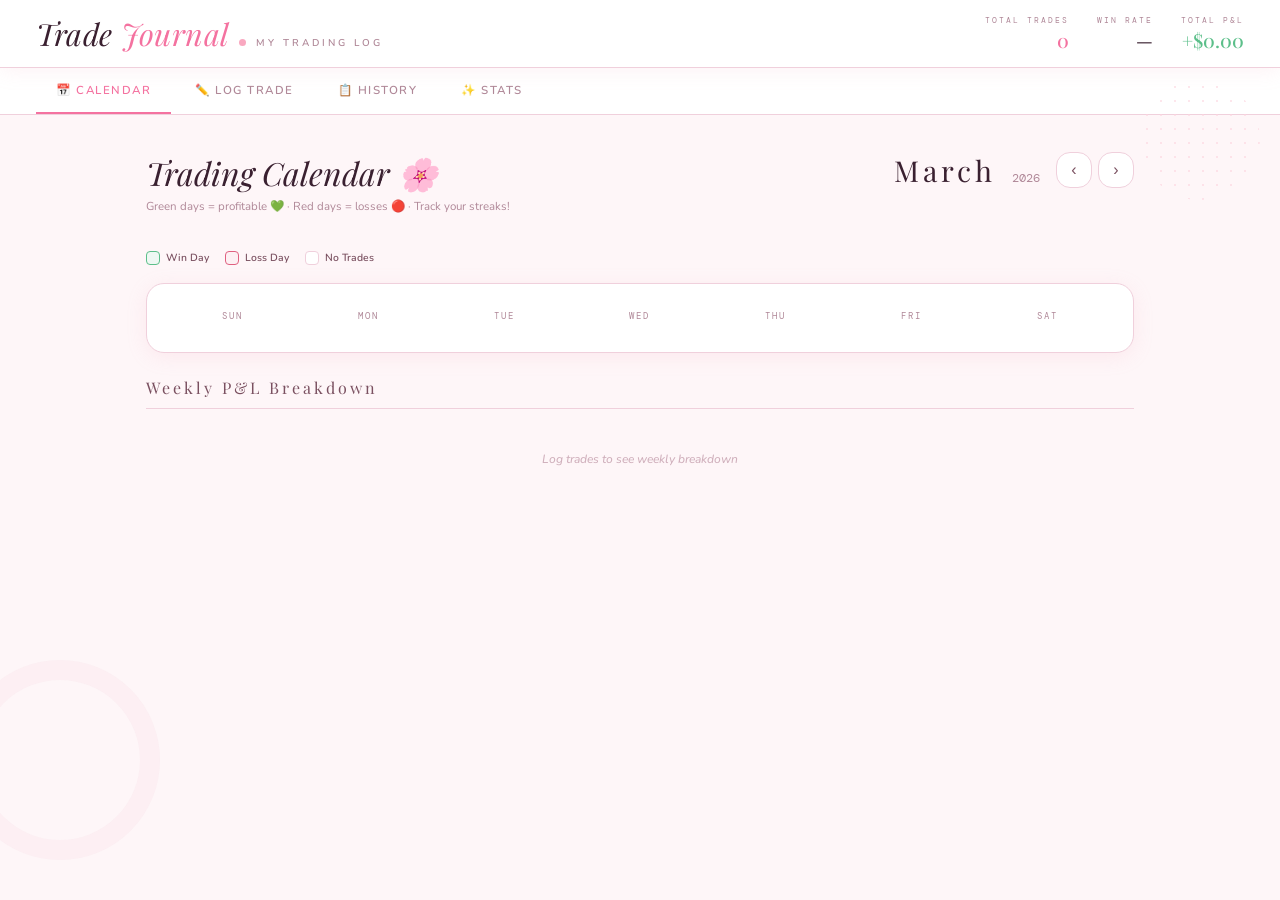
<file: index.html>
<!DOCTYPE html>
<html lang="en">
<head>
<meta charset="UTF-8">
<meta name="viewport" content="width=device-width, initial-scale=1.0">
<title>Trade Journal</title>
<link href="https://fonts.googleapis.com/css2?family=Playfair+Display:ital,wght@0,400;0,500;1,400;1,500&family=Nunito:wght@300;400;500;600;700&family=DM+Mono:wght@300;400&display=swap" rel="stylesheet">
<link rel="stylesheet" href="css/styles.css">
</head>
<body>

<div class="deco-dots"></div>
<div class="deco-circle"></div>

<header>
  <div class="logo">
    <div class="logo-text">Trade <span>Journal</span></div>
    <div class="logo-dot"></div>
    <div class="logo-sub">My Trading Log</div>
  </div>
  <div class="header-stats">
    <div class="hstat"><div class="hstat-label">Total Trades</div><div class="hstat-value pink" id="h-total">0</div></div>
    <div class="hstat"><div class="hstat-label">Win Rate</div><div class="hstat-value" id="h-wr">—</div></div>
    <div class="hstat"><div class="hstat-label">Total P&L</div><div class="hstat-value" id="h-pnl">$0.00</div></div>
  </div>
</header>

<div class="tabs">
  <button class="tab active" onclick="goTab('calendar',this)">📅 Calendar</button>
  <button class="tab" onclick="goTab('log',this)">✏️ Log Trade</button>
  <button class="tab" onclick="goTab('history',this)">📋 History</button>
  <button class="tab" onclick="goTab('stats',this)">✨ Stats</button>
</div>

<main>

<!-- ══════════ CALENDAR ══════════ -->
  <div class="panel active" id="panel-calendar">
    <div style="display:flex;justify-content:space-between;align-items:flex-start;flex-wrap:wrap;gap:16px;margin-bottom:8px;">
      <div>
        <div class="page-title">Trading Calendar 🌸</div>
        <div class="page-sub">Green days = profitable 💚 · Red days = losses 🔴 · Track your streaks!</div>
      </div>
      <div class="cal-nav" style="margin-bottom:0;">
        <div style="display:flex;align-items:baseline;gap:8px;margin-right:16px;">
          <span class="cal-month" id="cal-month-label">March</span>
          <span class="cal-year" id="cal-year-label">2026</span>
        </div>
        <div style="display:flex;gap:6px;">
          <button class="nav-btn" onclick="changeMonth(-1)">‹</button>
          <button class="nav-btn" onclick="changeMonth(1)">›</button>
        </div>
      </div>
    </div>

    <div class="cal-legend">
      <div class="leg-item"><div class="leg-dot w"></div>Win Day</div>
      <div class="leg-item"><div class="leg-dot l"></div>Loss Day</div>
      <div class="leg-item"><div class="leg-dot n"></div>No Trades</div>
    </div>

    <div class="card" style="padding:20px;">
      <div class="cal-grid-header">
        <div class="cal-dow">Sun</div><div class="cal-dow">Mon</div><div class="cal-dow">Tue</div>
        <div class="cal-dow">Wed</div><div class="cal-dow">Thu</div><div class="cal-dow">Fri</div><div class="cal-dow">Sat</div>
      </div>
      <div class="cal-grid" id="cal-grid"></div>
    </div>

    <div class="weekly-section">
      <div class="weekly-title">Weekly P&L Breakdown</div>
      <div class="week-cards" id="week-cards">
        <div class="empty" style="padding:30px 0;"><div class="empty-sub" style="font-style:italic">Log trades to see weekly breakdown</div></div>
      </div>
    </div>
  </div>

  

  <!-- LOG -->
  <div class="panel" id="panel-log">
    <div class="page-title">Log a New Trade 🌸</div>
    <div class="page-sub">Fill in every field — your future self will thank you for it</div>

    <div class="card">
      <div class="block-label">Trade Details</div>
      <div class="form-grid-3">
        <div class="field"><label>Date</label><input type="date" id="f-date"></div>
        <div class="field"><label>Ticker</label><input type="text" id="f-ticker" placeholder="SPY, QQQ, AAPL..."></div>
        <div class="field"><label>Direction</label>
          <select id="f-direction">
            <option value="">Choose direction...</option>
            <option value="CALL">↑ CALL — Bullish</option>
            <option value="PUT">↓ PUT — Bearish</option>
          </select>
        </div>
      </div>
      <div class="form-grid-3">
        <div class="field"><label>Strike Price ($)</label><input type="number" id="f-strike" placeholder="e.g. 580"></div>
        <div class="field"><label>Expiration Date</label><input type="date" id="f-expiry"></div>
        <div class="field"><label>Contracts</label><input type="number" id="f-contracts" value="1" min="1"></div>
      </div>
      <div class="form-grid-3">
        <div class="field"><label>Entry Price (premium $)</label><input type="number" id="f-entry" placeholder="e.g. 1.50" step="0.01"></div>
        <div class="field"><label>Exit Price (premium $)</label><input type="number" id="f-exit" placeholder="e.g. 2.10" step="0.01"></div>
        <div class="field"><label>P&L (auto-calculated)</label><input type="text" id="f-pnl-calc" readonly placeholder="Fill entry & exit..."></div>
      </div>
      <div class="form-grid-3">
        <div class="field"><label>Entry Time</label><input type="time" id="f-entry-time"></div>
        <div class="field"><label>Exit Time</label><input type="time" id="f-exit-time"></div>
        <div class="field" style="grid-column:1/-1;"><label>Setup Type(s)</label>
          <div class="setup-pill-grid" id="setup-grid">
        <button class="setup-pill" onclick="togglePill(this)">Opening Range Breakout</button>
        <button class="setup-pill" onclick="togglePill(this)">VWAP Bounce</button>
        <button class="setup-pill" onclick="togglePill(this)">VWAP Rejection</button>
        <button class="setup-pill" onclick="togglePill(this)">Support Bounce</button>
        <button class="setup-pill" onclick="togglePill(this)">Resistance Rejection</button>
        <button class="setup-pill" onclick="togglePill(this)">Bull Flag</button>
        <button class="setup-pill" onclick="togglePill(this)">Bear Flag</button>
        <button class="setup-pill" onclick="togglePill(this)">Double Bottom</button>
        <button class="setup-pill" onclick="togglePill(this)">Double Top</button>
        <button class="setup-pill" onclick="togglePill(this)">Other</button>
          </div>
        </div>
      </div>
    </div>

    <div class="card">
      <div class="block-label">How Were You Feeling? 💭</div>
      <div class="pill-grid" id="emotion-grid">
        <button class="pill" onclick="togglePill(this)">😤 Confident</button>
        <button class="pill" onclick="togglePill(this)">😰 Nervous</button>
        <button class="pill" onclick="togglePill(this)">😤 Frustrated</button>
        <button class="pill" onclick="togglePill(this)">🎯 Focused</button>
        <button class="pill" onclick="togglePill(this)">😵 Overwhelmed</button>
        <button class="pill" onclick="togglePill(this)">🤑 Greedy</button>
        <button class="pill" onclick="togglePill(this)">😨 Fear of Loss</button>
        <button class="pill" onclick="togglePill(this)">🧘 Calm</button>
        <button class="pill" onclick="togglePill(this)">💨 FOMO</button>
        <button class="pill" onclick="togglePill(this)">😡 Revenge Mode</button>
        <button class="pill" onclick="togglePill(this)">🌸 Patient</button>
        <button class="pill" onclick="togglePill(this)">⚡ Impulsive</button>
      </div>
    </div>

    <div class="card">
      <div class="block-label-row">
        <div class="block-label">Rules Checklist ✅</div>
        <button class="edit-rules-link" onclick="openRulesModal()">✏️ Edit Rules</button>
      </div>
      <div class="rule-grid" id="rule-grid-dynamic">
        <!-- Rules rendered dynamically by renderRuleGrid() -->
      </div>
    </div>

    <div class="card">
      <div class="block-label">Grade This Trade 🎀</div>
      <div class="grade-row">
        <button class="grade-btn" onclick="pickGrade(this,'A')">A<span class="grade-sub">Perfect</span></button>
        <button class="grade-btn" onclick="pickGrade(this,'B')">B<span class="grade-sub">Good</span></button>
        <button class="grade-btn" onclick="pickGrade(this,'C')">C<span class="grade-sub">Okay</span></button>
        <button class="grade-btn" onclick="pickGrade(this,'D')">D<span class="grade-sub">Poor</span></button>
        <button class="grade-btn" onclick="pickGrade(this,'F')">F<span class="grade-sub">Broke Rules</span></button>
      </div>
    </div>

    <div class="card">
      <div class="block-label">Reflection 📓</div>
      <div class="form-grid-2">
        <div class="field"><label>What happened?</label><textarea id="f-what" placeholder="Describe the trade — setup, entry, how it played out..."></textarea></div>
        <div class="field"><label>What did you learn?</label><textarea id="f-lesson" placeholder="A lesson, pattern, or insight from this trade..."></textarea></div>
      </div>
      <div class="field"><label>What would you do differently?</label><textarea id="f-diff" placeholder="Specific changes you'd make next time..."></textarea></div>
    </div>

    <button class="save-btn" onclick="saveTrade()">💾 Save to Journal</button>
  </div>

  <!-- HISTORY -->
  <div class="panel" id="panel-history">
    <div class="history-header">
      <div>
        <div class="page-title">Trade History 📋</div>
        <div class="history-count" id="log-count">0 trades logged</div>
      </div>
      <div class="btn-row">
        <button class="btn-ghost" onclick="exportTrades()">⬇ Export</button>
        <label class="btn-ghost import-label">⬆ Import<input type="file" id="import-file" accept=".json" onchange="importTrades(event)" style="display:none"></label>
        <button class="btn-ghost" onclick="window.print()">🖨 Print</button>
        <button class="btn-ghost danger" onclick="clearAll()">🗑 Clear All</button>
      </div>
    </div>
    <!-- backup banner -->
    <div class="backup-banner">
      <div class="backup-text">
        <strong>💾 Backup Your Trades</strong>
        <span>Export regularly so you never lose your data. Import to restore on any device.</span>
      </div>
      <div class="backup-btns">
        <button class="backup-btn" onclick="exportTrades()">⬇ Export</button>
        <label class="backup-btn import-btn import-label2">⬆ Import<input type="file" id="import-file2" accept=".json" onchange="importTrades(event)" style="display:none"></label>
      </div>
    </div>
    <div id="trade-list"></div>
  </div>

  <!-- STATS -->
  <div class="panel" id="panel-stats">
    <div class="page-title">My Statistics ✨</div>
    <div class="page-sub">Patterns in your data reveal patterns in your trading</div>
    <div class="stats-top">
      <div class="stat-box"><div class="stat-lbl">Total Trades</div><div class="stat-val pink" id="s-total">0</div><div class="stat-hint">all time</div></div>
      <div class="stat-box"><div class="stat-lbl">Win Rate</div><div class="stat-val" id="s-wr">—</div><div class="stat-hint">target ≥ 45%</div></div>
      <div class="stat-box"><div class="stat-lbl">Total P&L</div><div class="stat-val" id="s-pnl">$0</div><div class="stat-hint" id="s-wl-count">0 wins / 0 losses</div></div>
      <div class="stat-box"><div class="stat-lbl">Avg Win / Loss</div><div class="stat-val nude" id="s-avg" style="font-size:1.3rem">—</div><div class="stat-hint">per trade</div></div>
    </div>
    <div class="stats-bottom">
      <div class="stat-panel"><div class="stat-panel-title">Grade Distribution 🎀</div><div id="breakdown-grade"><div class="no-data">Log trades to see your grades</div></div></div>
      <div class="stat-panel"><div class="stat-panel-title">Setup Performance 📊</div><div id="breakdown-setup"><div class="no-data">Log trades to see your setups</div></div></div>
      <div class="stat-panel"><div class="stat-panel-title">Emotional Patterns 💭</div><div id="breakdown-emotion"><div class="no-data">Log trades to see your emotions</div></div></div>
      <div class="stat-panel"><div class="stat-panel-title">Rules Followed Most ✅</div><div id="breakdown-rules"><div class="no-data">Log trades to see your rule stats</div></div></div>
    </div>
  </div>


<!-- Editable Rules Modal -->
<div class="modal-overlay" id="rules-modal">
  <div class="modal">
    <div class="modal-title">Edit Your Rules ✅</div>
    <div class="modal-sub">Customise the checklist to match your trading strategy</div>
    <div class="rule-edit-list" id="rule-edit-list"></div>
    <button class="add-rule-btn" onclick="addRuleField()">+ Add a Rule</button>
    <div class="modal-actions">
      <button class="modal-cancel-btn" onclick="closeRulesModal()">Cancel</button>
      <button class="modal-save-btn" onclick="saveRules()">Save Rules</button>
    </div>
  </div>
</div>

</main>

<!-- Mobile bottom nav -->
<div class="bottom-nav">
  <div class="bottom-nav-inner">
    <button class="bnav-btn active" onclick="goTabMobile('calendar',this)"><span class="bicon">📅</span>Calendar</button>
    <button class="bnav-btn" onclick="goTabMobile('log',this)"><span class="bicon">✏️</span>Log</button>
    <button class="bnav-btn" onclick="goTabMobile('history',this)"><span class="bicon">📋</span>History</button>
    <button class="bnav-btn" onclick="goTabMobile('stats',this)"><span class="bicon">✨</span>Stats</button>
  </div>
</div>

<script src="js/app.js" defer></script>

<!-- ══════════ EDIT TRADE MODAL ══════════ -->
<div class="edit-modal-overlay" id="edit-modal">
  <div class="edit-modal-box">
    <div style="display:flex;justify-content:space-between;align-items:center;margin-bottom:18px;">
      <div class="edit-modal-title">Edit Trade ✏️</div>
      <button onclick="closeEditModal()" style="background:none;border:none;font-size:1.3rem;cursor:pointer;color:var(--text3);padding:4px 8px;border-radius:8px;">✕</button>
    </div>

    <div class="edit-modal-section">Trade Details</div>
    <div class="form-grid-3" style="margin-bottom:12px;">
      <div class="field"><label>Date</label><input type="date" id="e-date"></div>
      <div class="field"><label>Ticker</label><input type="text" id="e-ticker" placeholder="SPY..."></div>
      <div class="field"><label>Direction</label>
        <select id="e-direction">
          <option value="CALL">↑ CALL — Bullish</option>
          <option value="PUT">↓ PUT — Bearish</option>
        </select>
      </div>
    </div>
    <div class="form-grid-3" style="margin-bottom:12px;">
      <div class="field"><label>Strike ($)</label><input type="number" id="e-strike"></div>
      <div class="field"><label>Expiry</label><input type="date" id="e-expiry"></div>
      <div class="field"><label>Contracts</label><input type="number" id="e-contracts" min="1"></div>
    </div>
    <div class="form-grid-3" style="margin-bottom:12px;">
      <div class="field"><label>Entry Price ($)</label><input type="number" id="e-entry" step="0.01" oninput="calcEditPnl()"></div>
      <div class="field"><label>Exit Price ($)</label><input type="number" id="e-exit" step="0.01" oninput="calcEditPnl()"></div>
      <div class="field"><label>P&amp;L (auto)</label><input type="text" id="e-pnl-calc" readonly></div>
    </div>
    <div class="form-grid-3" style="margin-bottom:12px;">
      <div class="field"><label>Entry Time</label><input type="time" id="e-entry-time"></div>
      <div class="field"><label>Exit Time</label><input type="time" id="e-exit-time"></div>
      <div class="field" style="grid-column:1/-1;"><label>Setup Type(s)</label>
        <div class="setup-pill-grid" id="e-setup-grid">
        <button class="setup-pill" onclick="togglePill(this)">Opening Range Breakout</button>
        <button class="setup-pill" onclick="togglePill(this)">VWAP Bounce</button>
        <button class="setup-pill" onclick="togglePill(this)">VWAP Rejection</button>
        <button class="setup-pill" onclick="togglePill(this)">Support Bounce</button>
        <button class="setup-pill" onclick="togglePill(this)">Resistance Rejection</button>
        <button class="setup-pill" onclick="togglePill(this)">Bull Flag</button>
        <button class="setup-pill" onclick="togglePill(this)">Bear Flag</button>
        <button class="setup-pill" onclick="togglePill(this)">Double Bottom</button>
        <button class="setup-pill" onclick="togglePill(this)">Double Top</button>
        <button class="setup-pill" onclick="togglePill(this)">Other</button>
        </div>
      </div>
    </div>

    <div class="edit-modal-section">How Were You Feeling? 💭</div>
    <div class="pill-grid" id="e-emotion-grid">
      <button class="pill" onclick="togglePill(this)">😤 Confident</button>
      <button class="pill" onclick="togglePill(this)">😰 Nervous</button>
      <button class="pill" onclick="togglePill(this)">😤 Frustrated</button>
      <button class="pill" onclick="togglePill(this)">🎯 Focused</button>
      <button class="pill" onclick="togglePill(this)">😵 Overwhelmed</button>
      <button class="pill" onclick="togglePill(this)">🤑 Greedy</button>
      <button class="pill" onclick="togglePill(this)">😨 Fear of Loss</button>
      <button class="pill" onclick="togglePill(this)">🧘 Calm</button>
      <button class="pill" onclick="togglePill(this)">💨 FOMO</button>
      <button class="pill" onclick="togglePill(this)">😡 Revenge Mode</button>
      <button class="pill" onclick="togglePill(this)">🌸 Patient</button>
      <button class="pill" onclick="togglePill(this)">⚡ Impulsive</button>
    </div>

    <div class="edit-modal-section">Rules Checklist ✅</div>
    <div class="rule-grid" id="e-rule-grid"></div>

    <div class="edit-modal-section">Grade This Trade 🎀</div>
    <div class="grade-row" id="e-grade-row">
      <button class="grade-btn" onclick="pickEditGrade(this,'A')">A<span class="grade-sub">Perfect</span></button>
      <button class="grade-btn" onclick="pickEditGrade(this,'B')">B<span class="grade-sub">Good</span></button>
      <button class="grade-btn" onclick="pickEditGrade(this,'C')">C<span class="grade-sub">Okay</span></button>
      <button class="grade-btn" onclick="pickEditGrade(this,'D')">D<span class="grade-sub">Poor</span></button>
      <button class="grade-btn" onclick="pickEditGrade(this,'F')">F<span class="grade-sub">Broke Rules</span></button>
    </div>

    <div class="edit-modal-section">Reflection 📓</div>
    <div class="form-grid-2" style="margin-bottom:12px;">
      <div class="field"><label>What happened?</label><textarea id="e-what"></textarea></div>
      <div class="field"><label>What did you learn?</label><textarea id="e-lesson"></textarea></div>
    </div>
    <div class="field" style="margin-bottom:4px;"><label>What would you do differently?</label><textarea id="e-diff"></textarea></div>

    <div class="edit-footer">
      <button class="edit-cancel-btn" onclick="closeEditModal()">Cancel</button>
      <button class="edit-save-btn" onclick="saveEditTrade()">💾 Save Changes</button>
    </div>
  </div>
</div>

<!-- Day modal: shows trades for a clicked calendar day -->
<div class="modal-overlay" id="day-modal">
  <div class="modal-box" style="max-width:720px;">
    <div style="display:flex;justify-content:space-between;align-items:center;margin-bottom:12px;">
      <div class="modal-title" id="day-modal-title">Trades</div>
      <button onclick="closeDayModal()" style="background:none;border:none;font-size:1.3rem;cursor:pointer;color:var(--text3);padding:4px 8px;border-radius:4px;">✕</button>
    </div>
    <div id="day-modal-list" style="max-height:60vh;overflow:auto;"></div>
    <div style="display:flex;justify-content:flex-end;margin-top:14px;">
      <button onclick="closeDayModal()" style="background:none;border:1.5px solid var(--border);color:var(--text3);font-family:var(--mono);font-size:0.5rem;letter-spacing:1.5px;text-transform:uppercase;padding:9px 14px;border-radius:6px;cursor:pointer;">Close</button>
    </div>
  </div>
</div>

</body>
</html>
</file>
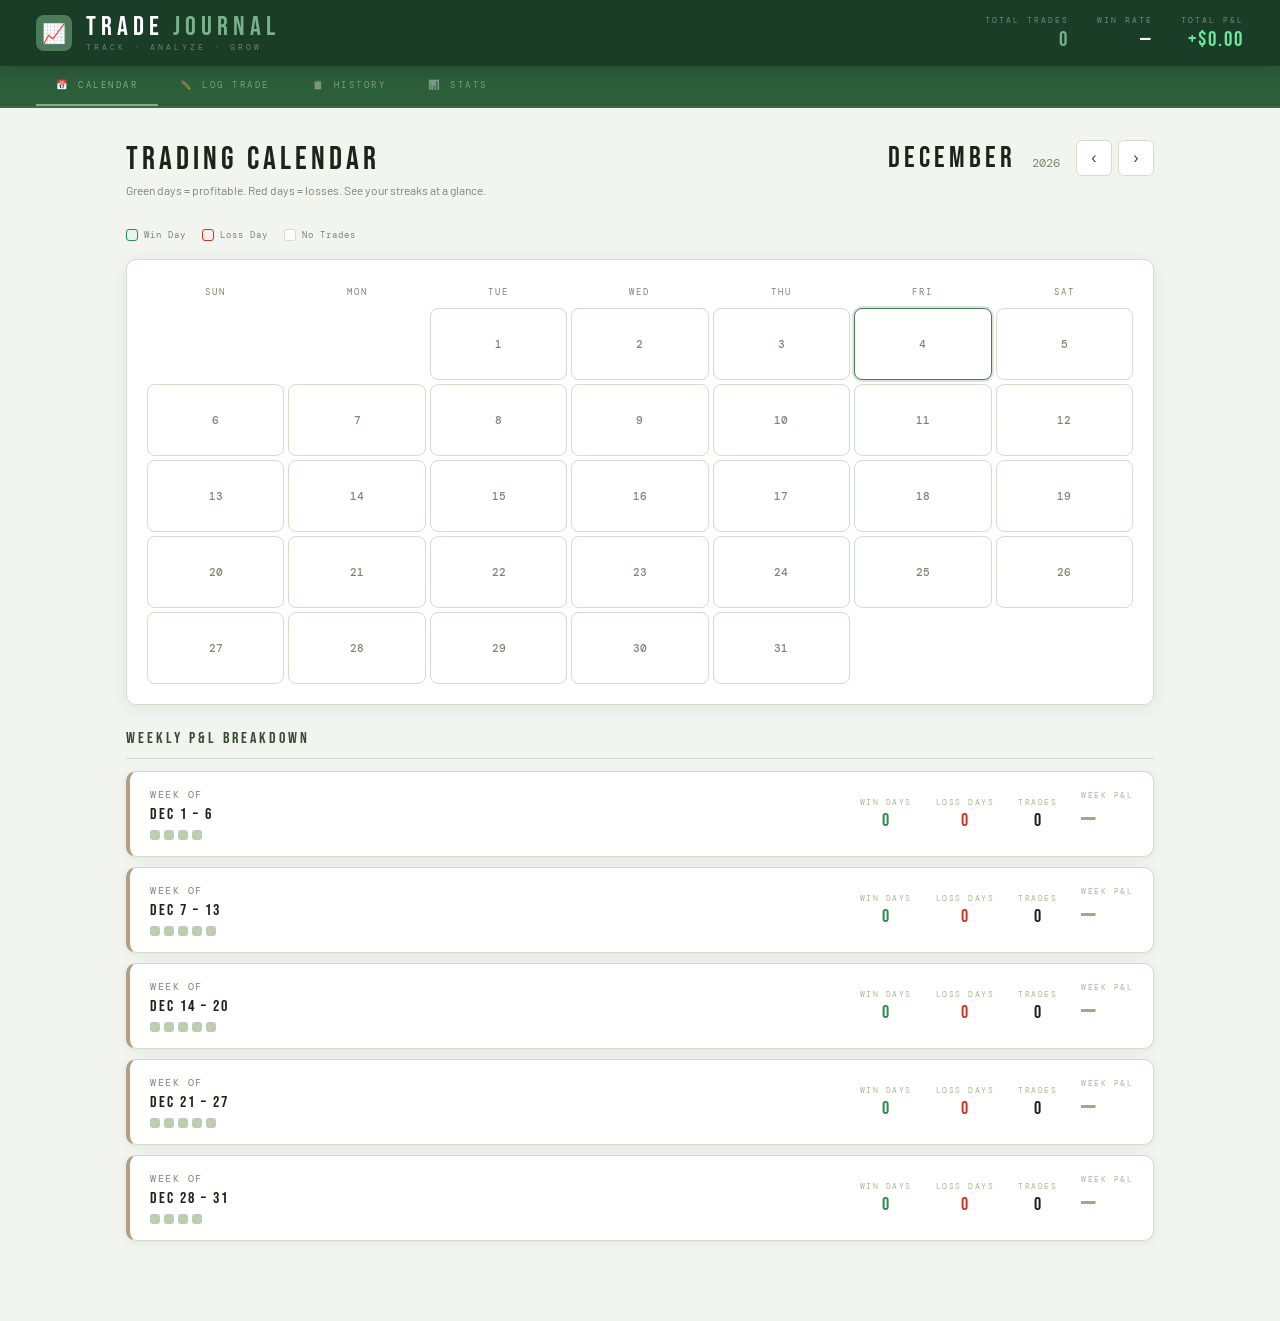
<file: green-theme/index.html>
<!DOCTYPE html>
<html lang="en">
<head>
<meta charset="UTF-8">
<meta name="viewport" content="width=device-width, initial-scale=1.0">
<title>Green Trading Journal</title>
<link href="https://fonts.googleapis.com/css2?family=Bebas+Neue&family=Barlow:wght@300;400;500;600&family=DM+Mono:wght@300;400&display=swap" rel="stylesheet">
<link rel="stylesheet" href="css/styles.css">
</head>
<body>

<header>
  <div class="logo">
    <div class="logo-icon">📈</div>
    <div class="logo-wrap">
      <div class="logo-text">Trade <span>Journal</span></div>
      <div class="logo-sub">Track · Analyze · Grow</div>
    </div>
  </div>
  <div class="header-stats">
    <div class="hstat"><div class="hstat-label">Total Trades</div><div class="hstat-value grn" id="h-total">0</div></div>
    <div class="hstat"><div class="hstat-label">Win Rate</div><div class="hstat-value" id="h-wr">—</div></div>
    <div class="hstat"><div class="hstat-label">Total P&L</div><div class="hstat-value" id="h-pnl">$0.00</div></div>
  </div>
</header>

<div class="tabs">
  <button class="tab active" onclick="goTab('calendar',this)">📅 Calendar</button>
  <button class="tab" onclick="goTab('log',this)">✏️ Log Trade</button>
  <button class="tab" onclick="goTab('history',this)">📋 History</button>
  <button class="tab" onclick="goTab('stats',this)">📊 Stats</button>
</div>
<div class="bottom-nav">
  <div class="bottom-nav-inner">
    <button class="bnav-btn active" onclick="goTabMobile('calendar',this)"><span class="bicon">📅</span>Calendar</button>
    <button class="bnav-btn" onclick="goTabMobile('log',this)"><span class="bicon">✏️</span>Log</button>
    <button class="bnav-btn" onclick="goTabMobile('history',this)"><span class="bicon">📋</span>History</button>
    <button class="bnav-btn" onclick="goTabMobile('stats',this)"><span class="bicon">📊</span>Stats</button>
  </div>
</div>

<main>

  <!-- ══════════ CALENDAR ══════════ -->
  <div class="panel active" id="panel-calendar">
    <div style="display:flex;justify-content:space-between;align-items:flex-start;flex-wrap:wrap;gap:16px;margin-bottom:8px;">
      <div>
        <div class="page-title">Trading Calendar</div>
        <div class="page-sub">Green days = profitable. Red days = losses. See your streaks at a glance.</div>
      </div>
      <div class="cal-nav" style="margin-bottom:0;">
        <div style="display:flex;align-items:baseline;gap:8px;margin-right:16px;">
          <span class="cal-month" id="cal-month-label">March</span>
          <span class="cal-year" id="cal-year-label">2026</span>
        </div>
        <div style="display:flex;gap:6px;">
          <button class="nav-btn" onclick="changeMonth(-1)">‹</button>
          <button class="nav-btn" onclick="changeMonth(1)">›</button>
        </div>
      </div>
    </div>

    <div class="cal-legend">
      <div class="leg-item"><div class="leg-dot w"></div>Win Day</div>
      <div class="leg-item"><div class="leg-dot l"></div>Loss Day</div>
      <div class="leg-item"><div class="leg-dot n"></div>No Trades</div>
    </div>

    <div class="card" style="padding:20px;">
      <div class="cal-grid-header">
        <div class="cal-dow">Sun</div><div class="cal-dow">Mon</div><div class="cal-dow">Tue</div>
        <div class="cal-dow">Wed</div><div class="cal-dow">Thu</div><div class="cal-dow">Fri</div><div class="cal-dow">Sat</div>
      </div>
      <div class="cal-grid" id="cal-grid"></div>
    </div>

    <div class="weekly-section">
      <div class="weekly-title">Weekly P&L Breakdown</div>
      <div class="week-cards" id="week-cards">
        <div class="empty" style="padding:30px 0;"><div class="empty-sub">Log trades to see weekly breakdown</div></div>
      </div>
    </div>
  </div>

  <!-- ══════════ LOG ══════════ -->
  <div class="panel" id="panel-log">
    <div class="page-title">Log a Trade</div>
    <div class="page-sub">Document every trade — discipline builds the edge</div>

    <div class="card">
      <div class="block-label">Trade Details</div>
      <div class="form-grid-3">
        <div class="field"><label>Date</label><input type="date" id="f-date"></div>
        <div class="field"><label>Ticker</label><input type="text" id="f-ticker" placeholder="SPY, QQQ, AAPL..."></div>
        <div class="field"><label>Direction</label>
          <select id="f-direction">
            <option value="">Select direction...</option>
            <option value="CALL">↑ CALL — Bullish</option>
            <option value="PUT">↓ PUT — Bearish</option>
          </select>
        </div>
      </div>
      <div class="form-grid-3">
        <div class="field"><label>Strike Price ($)</label><input type="number" id="f-strike" placeholder="e.g. 580"></div>
        <div class="field"><label>Expiration Date</label><input type="date" id="f-expiry"></div>
        <div class="field"><label>Contracts</label><input type="number" id="f-contracts" value="1" min="1"></div>
      </div>
      <div class="form-grid-3">
        <div class="field"><label>Entry Price ($)</label><input type="number" id="f-entry" placeholder="e.g. 1.50" step="0.01"></div>
        <div class="field"><label>Exit Price ($)</label><input type="number" id="f-exit" placeholder="e.g. 2.10" step="0.01"></div>
        <div class="field"><label>P&L (auto-calculated)</label><input type="text" id="f-pnl-calc" readonly placeholder="Fill entry & exit..."></div>
      </div>
      <div class="form-grid-3">
        <div class="field"><label>Entry Time</label><input type="time" id="f-entry-time"></div>
        <div class="field"><label>Exit Time</label><input type="time" id="f-exit-time"></div>
        <div class="field" style="grid-column:1/-1;">
          <div style="display:flex;align-items:center;justify-content:space-between;margin-bottom:6px;">
            <label style="margin-bottom:0;">Setup Type(s)</label>
            <button class="btn-ghost" onclick="openSetupEditor()" style="font-size:0.5rem;padding:5px 12px;">✏️ Edit Setups</button>
          </div>
          <div class="setup-pill-grid" id="setup-grid"></div>
        </div>
      </div>
    </div>

    <div class="card">
      <div class="block-label">Emotional State</div>
      <div class="pill-grid" id="emotion-grid">
        <button class="pill" onclick="togglePill(this)">Confident</button>
        <button class="pill" onclick="togglePill(this)">Nervous</button>
        <button class="pill" onclick="togglePill(this)">Frustrated</button>
        <button class="pill" onclick="togglePill(this)">Focused</button>
        <button class="pill" onclick="togglePill(this)">Overwhelmed</button>
        <button class="pill" onclick="togglePill(this)">Greedy</button>
        <button class="pill" onclick="togglePill(this)">Fear of Loss</button>
        <button class="pill" onclick="togglePill(this)">Calm</button>
        <button class="pill" onclick="togglePill(this)">FOMO</button>
        <button class="pill" onclick="togglePill(this)">Revenge Mode</button>
        <button class="pill" onclick="togglePill(this)">Patient</button>
        <button class="pill" onclick="togglePill(this)">Impulsive</button>
      </div>
    </div>

    <div class="card" id="rules-card">
      <div class="block-label" style="justify-content:space-between;flex-wrap:wrap;gap:8px;">
        Rules Checklist
        <button class="btn-ghost" onclick="openRuleEditor()" style="font-size:0.5rem;padding:5px 12px;margin-left:auto;">✏️ Edit Rules</button>
      </div>
      <div class="rule-grid" id="rule-grid-dynamic"></div>
    </div>

    <!-- ── RULE EDITOR MODAL ── -->
    <div id="rule-modal" style="display:none;position:fixed;inset:0;background:rgba(0,0,0,0.5);z-index:500;overflow-y:auto;padding:20px;">
      <div style="background:var(--bg2);border-radius:12px;max-width:520px;margin:0 auto;padding:24px;box-shadow:0 20px 60px rgba(0,0,0,0.3);">
        <div style="display:flex;justify-content:space-between;align-items:center;margin-bottom:20px;">
          <div style="font-family:var(--heading);font-size:1.4rem;letter-spacing:3px;color:var(--text);">Edit Rules</div>
          <button onclick="closeRuleEditor()" style="background:none;border:none;font-size:1.3rem;cursor:pointer;color:var(--text3);padding:4px 8px;border-radius:4px;">✕</button>
        </div>
        <div style="font-family:var(--mono);font-size:0.55rem;letter-spacing:1.5px;color:var(--text3);margin-bottom:14px;text-transform:uppercase;">Your Trading Rules</div>
        <div id="rule-editor-list" style="display:flex;flex-direction:column;gap:8px;margin-bottom:16px;"></div>
        <div style="display:flex;gap:8px;margin-bottom:20px;">
          <input id="new-rule-input" type="text" placeholder="Add a new rule..." maxlength="60"
            style="flex:1;background:var(--bg3);border:1.5px solid var(--border);border-radius:6px;color:var(--text);font-family:var(--body);font-size:0.88rem;padding:10px 13px;outline:none;"
            onkeydown="if(event.key==='Enter')addRule()">
          <button onclick="addRule()" style="background:var(--green1);color:#fff;border:none;border-radius:6px;font-family:var(--mono);font-size:0.58rem;letter-spacing:1.5px;text-transform:uppercase;padding:10px 16px;cursor:pointer;white-space:nowrap;">+ Add</button>
        </div>
        <div style="display:flex;gap:8px;justify-content:flex-end;border-top:1.5px solid var(--border);padding-top:16px;">
          <button onclick="resetDefaultRules()" style="background:none;border:1.5px solid var(--border);color:var(--text3);font-family:var(--mono);font-size:0.5rem;letter-spacing:1.5px;text-transform:uppercase;padding:9px 14px;border-radius:6px;cursor:pointer;">Reset Defaults</button>
          <button onclick="saveRules()" style="background:linear-gradient(135deg,var(--green1),var(--green2));color:#fff;border:none;border-radius:6px;font-family:var(--mono);font-size:0.58rem;letter-spacing:1.5px;text-transform:uppercase;padding:10px 20px;cursor:pointer;box-shadow:0 4px 14px rgba(45,94,58,0.3);">Save Rules</button>
        </div>
      </div>
    </div>

    <!-- ── SETUP EDITOR MODAL ── -->
    <div id="setup-modal" style="display:none;position:fixed;inset:0;background:rgba(0,0,0,0.5);z-index:500;overflow-y:auto;padding:20px;">
      <div style="background:var(--bg2);border-radius:12px;max-width:520px;margin:0 auto;padding:24px;box-shadow:0 20px 60px rgba(0,0,0,0.3);">
        <div style="display:flex;justify-content:space-between;align-items:center;margin-bottom:20px;">
          <div style="font-family:var(--heading);font-size:1.4rem;letter-spacing:3px;color:var(--text);">Edit Setups</div>
          <button onclick="closeSetupEditor()" style="background:none;border:none;font-size:1.3rem;cursor:pointer;color:var(--text3);padding:4px 8px;border-radius:4px;">✕</button>
        </div>
        <div style="font-family:var(--mono);font-size:0.55rem;letter-spacing:1.5px;color:var(--text3);margin-bottom:14px;text-transform:uppercase;">Your Setup Types</div>
        <div id="setup-editor-list" style="display:flex;flex-direction:column;gap:8px;margin-bottom:16px;"></div>
        <div style="display:flex;gap:8px;margin-bottom:20px;">
          <input id="new-setup-input" type="text" placeholder="Add a new setup type..." maxlength="60"
            style="flex:1;background:var(--bg3);border:1.5px solid var(--border);border-radius:6px;color:var(--text);font-family:var(--body);font-size:0.88rem;padding:10px 13px;outline:none;"
            onkeydown="if(event.key==='Enter')addSetup()">
          <button onclick="addSetup()" style="background:var(--green1);color:#fff;border:none;border-radius:6px;font-family:var(--mono);font-size:0.58rem;letter-spacing:1.5px;text-transform:uppercase;padding:10px 16px;cursor:pointer;white-space:nowrap;">+ Add</button>
        </div>
        <div style="display:flex;gap:8px;justify-content:flex-end;border-top:1.5px solid var(--border);padding-top:16px;">
          <button onclick="resetDefaultSetups()" style="background:none;border:1.5px solid var(--border);color:var(--text3);font-family:var(--mono);font-size:0.5rem;letter-spacing:1.5px;text-transform:uppercase;padding:9px 14px;border-radius:6px;cursor:pointer;">Reset Defaults</button>
          <button onclick="saveSetups()" style="background:linear-gradient(135deg,var(--green1),var(--green2));color:#fff;border:none;border-radius:6px;font-family:var(--mono);font-size:0.58rem;letter-spacing:1.5px;text-transform:uppercase;padding:10px 20px;cursor:pointer;box-shadow:0 4px 14px rgba(45,94,58,0.3);">Save Setups</button>
        </div>
      </div>
    </div>

    <div class="card">
      <div class="block-label">Trade Grade</div>
      <div class="grade-row">
        <button class="grade-btn" onclick="pickGrade(this,'A')">A<span class="grade-sub">Perfect</span></button>
        <button class="grade-btn" onclick="pickGrade(this,'B')">B<span class="grade-sub">Good</span></button>
        <button class="grade-btn" onclick="pickGrade(this,'C')">C<span class="grade-sub">Okay</span></button>
        <button class="grade-btn" onclick="pickGrade(this,'D')">D<span class="grade-sub">Poor</span></button>
        <button class="grade-btn" onclick="pickGrade(this,'F')">F<span class="grade-sub">Broke Rules</span></button>
      </div>
    </div>

    <div class="card">
      <div class="block-label">Notes & Reflection</div>
      <div class="form-grid-2">
        <div class="field"><label>What happened?</label><textarea id="f-what" placeholder="Describe the setup, entry, and how it played out..."></textarea></div>
        <div class="field"><label>What did you learn?</label><textarea id="f-lesson" placeholder="Key lesson or insight from this trade..."></textarea></div>
      </div>
      <div class="field"><label>What would you do differently?</label><textarea id="f-diff" placeholder="Specific improvements for next time..."></textarea></div>
    </div>

    <button class="save-btn" onclick="saveTrade()">SAVE TO JOURNAL</button>
  </div>

  <!-- ══════════ HISTORY ══════════ -->
  <div class="panel" id="panel-history">
    <div class="history-header">
      <div>
        <div class="page-title">Trade History</div>
        <div class="page-sub" id="log-count">0 trades logged</div>
      </div>
      <div class="btn-row">
        <button class="btn-ghost" onclick="exportTrades()">⬇ Export</button>
        <label class="btn-ghost import-label">⬆ Import<input type="file" id="import-file" accept=".json" onchange="importTrades(event)" style="display:none"></label>
        <button class="btn-ghost" onclick="window.print()">Print</button>
        <button class="btn-ghost danger" onclick="clearAll()">Clear All</button>
      </div>
    </div>
    <!-- backup banner -->
    <div class="backup-banner">
      <div class="backup-text">
        <strong>💾 Backup Your Trades</strong>
        <span>Export regularly so you never lose your data. Import to restore on any device.</span>
      </div>
      <div class="backup-btns">
        <button class="backup-btn" onclick="exportTrades()">⬇ Export</button>
        <label class="backup-btn import-btn import-label2">⬆ Import<input type="file" id="import-file2" accept=".json" onchange="importTrades(event)" style="display:none"></label>
      </div>
    </div>
    <div id="trade-list"></div>
  </div>

  <!-- ══════════ STATS ══════════ -->
  <div class="panel" id="panel-stats">
    <div class="page-title">Statistics</div>
    <div class="page-sub">Your numbers don't lie — study them</div>
    <div class="stats-top">
      <div class="stat-box"><div class="stat-lbl">Total Trades</div><div class="stat-val grn" id="s-total">0</div><div class="stat-hint">all time</div></div>
      <div class="stat-box"><div class="stat-lbl">Win Rate</div><div class="stat-val" id="s-wr">—</div><div class="stat-hint">target ≥ 45%</div></div>
      <div class="stat-box"><div class="stat-lbl">Total P&L</div><div class="stat-val" id="s-pnl">$0</div><div class="stat-hint" id="s-wl">0W / 0L</div></div>
      <div class="stat-box"><div class="stat-lbl">Avg Win / Loss</div><div class="stat-val nude" id="s-avg" style="font-size:1.2rem">—</div><div class="stat-hint">per trade</div></div>
    </div>
    <div class="stats-bottom">
      <div class="stat-panel"><div class="stat-panel-title">Grade Distribution</div><div id="bd-grade"><div class="no-data">Log trades to see data</div></div></div>
      <div class="stat-panel"><div class="stat-panel-title">Setup Performance</div><div id="bd-setup"><div class="no-data">Log trades to see data</div></div></div>
      <div class="stat-panel"><div class="stat-panel-title">Emotional Patterns</div><div id="bd-emotion"><div class="no-data">Log trades to see data</div></div></div>
      <div class="stat-panel"><div class="stat-panel-title">Rules Followed Most</div><div id="bd-rules"><div class="no-data">Log trades to see data</div></div></div>
    </div>
  </div>

</main>

<script src="js/app.js" defer></script>

<!-- ══════════ EDIT TRADE MODAL ══════════ -->
<div class="modal-overlay" id="edit-modal">
  <div class="modal-box">
    <div style="display:flex;justify-content:space-between;align-items:center;margin-bottom:20px;">
      <div class="modal-title">Edit Trade</div>
      <button onclick="closeEditModal()" style="background:none;border:none;font-size:1.3rem;cursor:pointer;color:var(--text3);padding:4px 8px;border-radius:4px;">✕</button>
    </div>

    <div class="modal-section">Trade Details</div>
    <div class="form-grid-3" style="margin-bottom:10px;">
      <div class="field"><label>Date</label><input type="date" id="e-date"></div>
      <div class="field"><label>Ticker</label><input type="text" id="e-ticker" placeholder="SPY..."></div>
      <div class="field"><label>Direction</label>
        <select id="e-direction">
          <option value="CALL">↑ CALL — Bullish</option>
          <option value="PUT">↓ PUT — Bearish</option>
        </select>
      </div>
    </div>
    <div class="form-grid-3" style="margin-bottom:10px;">
      <div class="field"><label>Strike ($)</label><input type="number" id="e-strike"></div>
      <div class="field"><label>Expiry</label><input type="date" id="e-expiry"></div>
      <div class="field"><label>Contracts</label><input type="number" id="e-contracts" min="1"></div>
    </div>
    <div class="form-grid-3" style="margin-bottom:10px;">
      <div class="field"><label>Entry Price ($)</label><input type="number" id="e-entry" step="0.01" oninput="calcEditPnl()"></div>
      <div class="field"><label>Exit Price ($)</label><input type="number" id="e-exit" step="0.01" oninput="calcEditPnl()"></div>
      <div class="field"><label>P&amp;L (auto)</label><input type="text" id="e-pnl-calc" readonly></div>
    </div>
    <div class="form-grid-3" style="margin-bottom:10px;">
      <div class="field"><label>Entry Time</label><input type="time" id="e-entry-time"></div>
      <div class="field"><label>Exit Time</label><input type="time" id="e-exit-time"></div>
      <div class="field" style="grid-column:1/-1;">
        <div style="display:flex;align-items:center;justify-content:space-between;margin-bottom:6px;">
          <label style="margin-bottom:0;">Setup Type(s)</label>
          <button class="btn-ghost" onclick="openSetupEditor()" style="font-size:0.5rem;padding:5px 12px;">✏️ Edit Setups</button>
        </div>
        <div class="setup-pill-grid" id="e-setup-grid"></div>
      </div>
    </div>

    <div class="modal-section">Emotional State</div>
    <div class="pill-grid" id="e-emotion-grid">
      <button class="pill" onclick="togglePill(this)">Confident</button>
      <button class="pill" onclick="togglePill(this)">Nervous</button>
      <button class="pill" onclick="togglePill(this)">Frustrated</button>
      <button class="pill" onclick="togglePill(this)">Focused</button>
      <button class="pill" onclick="togglePill(this)">Overwhelmed</button>
      <button class="pill" onclick="togglePill(this)">Greedy</button>
      <button class="pill" onclick="togglePill(this)">Fear of Loss</button>
      <button class="pill" onclick="togglePill(this)">Calm</button>
      <button class="pill" onclick="togglePill(this)">FOMO</button>
      <button class="pill" onclick="togglePill(this)">Revenge Mode</button>
      <button class="pill" onclick="togglePill(this)">Patient</button>
      <button class="pill" onclick="togglePill(this)">Impulsive</button>
    </div>

    <div class="modal-section">Rules Checklist</div>
    <div class="rule-grid" id="e-rule-grid"></div>

    <div class="modal-section">Trade Grade</div>
    <div class="grade-row" id="e-grade-row">
      <button class="grade-btn" onclick="pickEditGrade(this,'A')">A<span class="grade-sub">Perfect</span></button>
      <button class="grade-btn" onclick="pickEditGrade(this,'B')">B<span class="grade-sub">Good</span></button>
      <button class="grade-btn" onclick="pickEditGrade(this,'C')">C<span class="grade-sub">Okay</span></button>
      <button class="grade-btn" onclick="pickEditGrade(this,'D')">D<span class="grade-sub">Poor</span></button>
      <button class="grade-btn" onclick="pickEditGrade(this,'F')">F<span class="grade-sub">Broke Rules</span></button>
    </div>

    <div class="modal-section">Notes & Reflection</div>
    <div class="form-grid-2" style="margin-bottom:10px;">
      <div class="field"><label>What happened?</label><textarea id="e-what"></textarea></div>
      <div class="field"><label>What did you learn?</label><textarea id="e-lesson"></textarea></div>
    </div>
    <div class="field" style="margin-bottom:16px;"><label>What would you do differently?</label><textarea id="e-diff"></textarea></div>

    <div class="modal-footer">
      <button onclick="closeEditModal()" style="background:none;border:1.5px solid var(--border);color:var(--text3);font-family:var(--mono);font-size:0.5rem;letter-spacing:1.5px;text-transform:uppercase;padding:9px 16px;border-radius:6px;cursor:pointer;">Cancel</button>
      <button onclick="saveEditTrade()" style="background:linear-gradient(135deg,var(--green1),var(--green2));color:#fff;border:none;border-radius:6px;font-family:var(--mono);font-size:0.58rem;letter-spacing:1.5px;text-transform:uppercase;padding:10px 22px;cursor:pointer;box-shadow:0 4px 14px rgba(45,94,58,0.3);">Save Changes</button>
    </div>
  </div>
</div>

<!-- Day modal: shows trades for a clicked calendar day -->
<div class="modal-overlay" id="day-modal" style="display:none;">
  <div class="modal-box" style="max-width:720px;">
    <div style="display:flex;justify-content:space-between;align-items:center;margin-bottom:12px;">
      <div class="modal-title" id="day-modal-title">Trades</div>
      <button onclick="closeDayModal()" style="background:none;border:none;font-size:1.3rem;cursor:pointer;color:var(--text3);padding:4px 8px;border-radius:4px;">✕</button>
    </div>
    <div id="day-modal-list" style="max-height:60vh;overflow:auto;"></div>
    <div style="display:flex;justify-content:flex-end;margin-top:14px;">
      <button onclick="closeDayModal()" style="background:none;border:1.5px solid var(--border);color:var(--text3);font-family:var(--mono);font-size:0.5rem;letter-spacing:1.5px;text-transform:uppercase;padding:9px 14px;border-radius:6px;cursor:pointer;">Close</button>
    </div>
  </div>
</div>

</body>
</html>
</file>
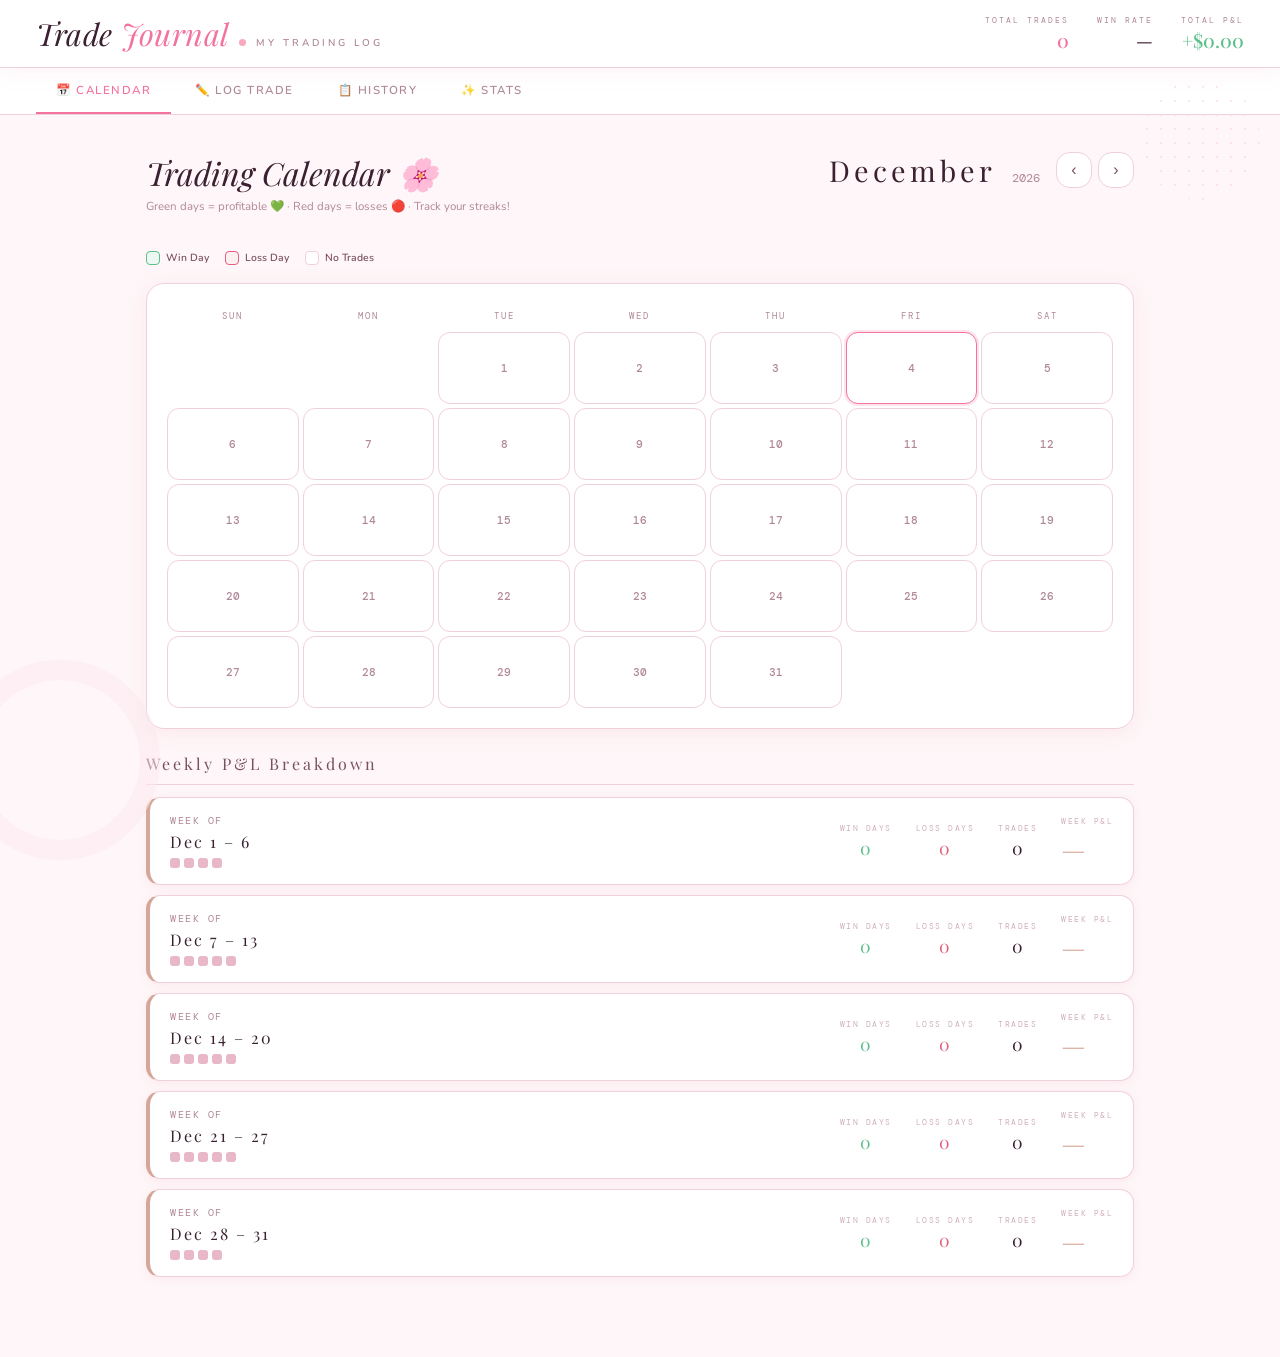
<file: pink-theme/index.html>
<!DOCTYPE html>
<html lang="en">
<head>
<meta charset="UTF-8">
<meta name="viewport" content="width=device-width, initial-scale=1.0">
<title>Pink Trading Journal</title>
<link href="https://fonts.googleapis.com/css2?family=Playfair+Display:ital,wght@0,400;0,500;1,400;1,500&family=Nunito:wght@300;400;500;600;700&family=DM+Mono:wght@300;400&display=swap" rel="stylesheet">
<link rel="stylesheet" href="css/styles.css">
</head>
<body>

<div class="deco-dots"></div>
<div class="deco-circle"></div>

<header>
  <div class="logo">
    <div class="logo-text">Trade <span>Journal</span></div>
    <div class="logo-dot"></div>
    <div class="logo-sub">My Trading Log</div>
  </div>
  <div class="header-stats">
    <div class="hstat"><div class="hstat-label">Total Trades</div><div class="hstat-value pink" id="h-total">0</div></div>
    <div class="hstat"><div class="hstat-label">Win Rate</div><div class="hstat-value" id="h-wr">—</div></div>
    <div class="hstat"><div class="hstat-label">Total P&L</div><div class="hstat-value" id="h-pnl">$0.00</div></div>
  </div>
</header>

<div class="tabs">
  <button class="tab active" onclick="goTab('calendar',this)">📅 Calendar</button>
  <button class="tab" onclick="goTab('log',this)">✏️ Log Trade</button>
  <button class="tab" onclick="goTab('history',this)">📋 History</button>
  <button class="tab" onclick="goTab('stats',this)">✨ Stats</button>
</div>

<main>

<!-- ══════════ CALENDAR ══════════ -->
  <div class="panel active" id="panel-calendar">
    <div style="display:flex;justify-content:space-between;align-items:flex-start;flex-wrap:wrap;gap:16px;margin-bottom:8px;">
      <div>
        <div class="page-title">Trading Calendar 🌸</div>
        <div class="page-sub">Green days = profitable 💚 · Red days = losses 🔴 · Track your streaks!</div>
      </div>
      <div class="cal-nav" style="margin-bottom:0;">
        <div style="display:flex;align-items:baseline;gap:8px;margin-right:16px;">
          <span class="cal-month" id="cal-month-label">March</span>
          <span class="cal-year" id="cal-year-label">2026</span>
        </div>
        <div style="display:flex;gap:6px;">
          <button class="nav-btn" onclick="changeMonth(-1)">‹</button>
          <button class="nav-btn" onclick="changeMonth(1)">›</button>
        </div>
      </div>
    </div>

    <div class="cal-legend">
      <div class="leg-item"><div class="leg-dot w"></div>Win Day</div>
      <div class="leg-item"><div class="leg-dot l"></div>Loss Day</div>
      <div class="leg-item"><div class="leg-dot n"></div>No Trades</div>
    </div>

    <div class="card" style="padding:20px;">
      <div class="cal-grid-header">
        <div class="cal-dow">Sun</div><div class="cal-dow">Mon</div><div class="cal-dow">Tue</div>
        <div class="cal-dow">Wed</div><div class="cal-dow">Thu</div><div class="cal-dow">Fri</div><div class="cal-dow">Sat</div>
      </div>
      <div class="cal-grid" id="cal-grid"></div>
    </div>

    <div class="weekly-section">
      <div class="weekly-title">Weekly P&L Breakdown</div>
      <div class="week-cards" id="week-cards">
        <div class="empty" style="padding:30px 0;"><div class="empty-sub" style="font-style:italic">Log trades to see weekly breakdown</div></div>
      </div>
    </div>
  </div>

  

  <!-- LOG -->
  <div class="panel" id="panel-log">
    <div class="page-title">Log a New Trade 🌸</div>
    <div class="page-sub">Fill in every field — your future self will thank you for it</div>

    <div class="card">
      <div class="block-label">Trade Details</div>
      <div class="form-grid-3">
        <div class="field"><label>Date</label><input type="date" id="f-date"></div>
        <div class="field"><label>Ticker</label><input type="text" id="f-ticker" placeholder="SPY, QQQ, AAPL..."></div>
        <div class="field"><label>Direction</label>
          <select id="f-direction">
            <option value="">Choose direction...</option>
            <option value="CALL">↑ CALL — Bullish</option>
            <option value="PUT">↓ PUT — Bearish</option>
          </select>
        </div>
      </div>
      <div class="form-grid-3">
        <div class="field"><label>Strike Price ($)</label><input type="number" id="f-strike" placeholder="e.g. 580"></div>
        <div class="field"><label>Expiration Date</label><input type="date" id="f-expiry"></div>
        <div class="field"><label>Contracts</label><input type="number" id="f-contracts" value="1" min="1"></div>
      </div>
      <div class="form-grid-3">
        <div class="field" style="grid-column:1/-1;"><label>Paper Trade?</label>
          <select id="f-paper">
            <option value="no">No — Real Money</option>
            <option value="yes">Yes — Paper</option>
          </select>
        </div>
      </div>
      <div class="form-grid-3">
        <div class="field"><label>Entry Price (premium $)</label><input type="number" id="f-entry" placeholder="e.g. 1.50" step="0.01"></div>
        <div class="field"><label>Exit Price (premium $)</label><input type="number" id="f-exit" placeholder="e.g. 2.10" step="0.01"></div>
        <div class="field"><label>P&L (auto-calculated)</label><input type="text" id="f-pnl-calc" readonly placeholder="Fill entry & exit..."></div>
      </div>
      <div class="form-grid-3">
        <div class="field"><label>Entry Time</label><input type="time" id="f-entry-time"></div>
        <div class="field"><label>Exit Time</label><input type="time" id="f-exit-time"></div>
        <div class="field" style="grid-column:1/-1;">
          <div class="block-label-row" style="margin-bottom:6px;">
            <label style="margin-bottom:0;">Setup Type(s)</label>
            <button class="edit-rules-link" onclick="openSetupsModal()">✏️ Edit Setups</button>
          </div>
          <div class="setup-pill-grid" id="setup-grid"></div>
        </div>
      </div>
    </div>

    <div class="card">
      <div class="block-label">How Were You Feeling? 💭</div>
      <div class="pill-grid" id="emotion-grid">
        <button class="pill" onclick="togglePill(this)">😤 Confident</button>
        <button class="pill" onclick="togglePill(this)">😰 Nervous</button>
        <button class="pill" onclick="togglePill(this)">😤 Frustrated</button>
        <button class="pill" onclick="togglePill(this)">🎯 Focused</button>
        <button class="pill" onclick="togglePill(this)">😵 Overwhelmed</button>
        <button class="pill" onclick="togglePill(this)">🤑 Greedy</button>
        <button class="pill" onclick="togglePill(this)">😨 Fear of Loss</button>
        <button class="pill" onclick="togglePill(this)">🧘 Calm</button>
        <button class="pill" onclick="togglePill(this)">💨 FOMO</button>
        <button class="pill" onclick="togglePill(this)">😡 Revenge Mode</button>
        <button class="pill" onclick="togglePill(this)">🌸 Patient</button>
        <button class="pill" onclick="togglePill(this)">⚡ Impulsive</button>
      </div>
    </div>

    <div class="card">
      <div class="block-label-row">
        <div class="block-label">Rules Checklist ✅</div>
        <button class="edit-rules-link" onclick="openRulesModal()">✏️ Edit Rules</button>
      </div>
      <div class="rule-grid" id="rule-grid-dynamic">
        <!-- Rules rendered dynamically by renderRuleGrid() -->
      </div>
    </div>

    <div class="card">
      <div class="block-label">Grade This Trade 🎀</div>
      <div class="grade-row">
        <button class="grade-btn" onclick="pickGrade(this,'A')">A<span class="grade-sub">Perfect</span></button>
        <button class="grade-btn" onclick="pickGrade(this,'B')">B<span class="grade-sub">Good</span></button>
        <button class="grade-btn" onclick="pickGrade(this,'C')">C<span class="grade-sub">Okay</span></button>
        <button class="grade-btn" onclick="pickGrade(this,'D')">D<span class="grade-sub">Poor</span></button>
        <button class="grade-btn" onclick="pickGrade(this,'F')">F<span class="grade-sub">Broke Rules</span></button>
      </div>
    </div>

    <div class="card">
      <div class="block-label">Reflection 📓</div>
      <div class="form-grid-2">
        <div class="field"><label>What happened?</label><textarea id="f-what" placeholder="Describe the trade — setup, entry, how it played out..."></textarea></div>
        <div class="field"><label>What did you learn?</label><textarea id="f-lesson" placeholder="A lesson, pattern, or insight from this trade..."></textarea></div>
      </div>
      <div class="field"><label>What would you do differently?</label><textarea id="f-diff" placeholder="Specific changes you'd make next time..."></textarea></div>
    </div>

    <button class="save-btn" onclick="saveTrade()">💾 Save to Journal</button>
  </div>

  <!-- HISTORY -->
  <div class="panel" id="panel-history">
    <div class="history-header">
      <div>
        <div class="page-title">Trade History 📋</div>
        <div class="history-count" id="log-count">0 trades logged</div>
      </div>
      <div class="btn-row">
        <button class="btn-ghost" onclick="exportTrades()">⬇ Export</button>
        <label class="btn-ghost import-label">⬆ Import<input type="file" id="import-file" accept=".json" onchange="importTrades(event)" style="display:none"></label>
        <button class="btn-ghost" onclick="window.print()">🖨 Print</button>
        <button class="btn-ghost danger" onclick="clearAll()">🗑 Clear All</button>
      </div>
    </div>
    <!-- backup banner -->
    <div class="backup-banner">
      <div class="backup-text">
        <strong>💾 Backup Your Trades</strong>
        <span>Export regularly so you never lose your data. Import to restore on any device.</span>
      </div>
      <div class="backup-btns">
        <button class="backup-btn" onclick="exportTrades()">⬇ Export</button>
        <label class="backup-btn import-btn import-label2">⬆ Import<input type="file" id="import-file2" accept=".json" onchange="importTrades(event)" style="display:none"></label>
      </div>
    </div>
    <div id="trade-list"></div>
  </div>

  <!-- STATS -->
  <div class="panel" id="panel-stats">
    <div class="page-title">My Statistics ✨</div>
    <div class="page-sub">Patterns in your data reveal patterns in your trading</div>
    <div class="stats-top">
      <div class="stat-box"><div class="stat-lbl">Total Trades</div><div class="stat-val pink" id="s-total">0</div><div class="stat-hint">all time</div></div>
      <div class="stat-box"><div class="stat-lbl">Win Rate</div><div class="stat-val" id="s-wr">—</div><div class="stat-hint">target ≥ 45%</div></div>
      <div class="stat-box"><div class="stat-lbl">Total P&L</div><div class="stat-val" id="s-pnl">$0</div><div class="stat-hint" id="s-wl-count">0 wins / 0 losses</div></div>
      <div class="stat-box"><div class="stat-lbl">Avg Win / Loss</div><div class="stat-val nude" id="s-avg" style="font-size:1.3rem">—</div><div class="stat-hint">per trade</div></div>
    </div>
    <div class="stats-bottom">
      <div class="stat-panel"><div class="stat-panel-title">Grade Distribution 🎀</div><div id="breakdown-grade"><div class="no-data">Log trades to see your grades</div></div></div>
      <div class="stat-panel"><div class="stat-panel-title">Setup Performance 📊</div><div id="breakdown-setup"><div class="no-data">Log trades to see your setups</div></div></div>
      <div class="stat-panel"><div class="stat-panel-title">Emotional Patterns 💭</div><div id="breakdown-emotion"><div class="no-data">Log trades to see your emotions</div></div></div>
      <div class="stat-panel"><div class="stat-panel-title">Rules Followed Most ✅</div><div id="breakdown-rules"><div class="no-data">Log trades to see your rule stats</div></div></div>
    </div>
  </div>


<!-- Editable Setups Modal -->
<div class="modal-overlay" id="setups-modal">
  <div class="modal">
    <div class="modal-title">Edit Your Setup Types 📊</div>
    <div class="modal-sub">Customise the setup types to match your trading style</div>
    <div class="rule-edit-list" id="setup-edit-list"></div>
    <button class="add-rule-btn" onclick="addSetupField()">+ Add a Setup</button>
    <div class="modal-actions">
      <button class="modal-cancel-btn" onclick="closeSetupsModal()">Cancel</button>
      <button class="modal-save-btn" onclick="saveSetups()">Save Setups</button>
    </div>
  </div>
</div>

<!-- Editable Rules Modal -->
<div class="modal-overlay" id="rules-modal">
  <div class="modal">
    <div class="modal-title">Edit Your Rules ✅</div>
    <div class="modal-sub">Customise the checklist to match your trading strategy</div>
    <div class="rule-edit-list" id="rule-edit-list"></div>
    <button class="add-rule-btn" onclick="addRuleField()">+ Add a Rule</button>
    <div class="modal-actions">
      <button class="modal-cancel-btn" onclick="closeRulesModal()">Cancel</button>
      <button class="modal-save-btn" onclick="saveRules()">Save Rules</button>
    </div>
  </div>
</div>

</main>

<!-- Mobile bottom nav -->
<div class="bottom-nav">
  <div class="bottom-nav-inner">
    <button class="bnav-btn active" onclick="goTabMobile('calendar',this)"><span class="bicon">📅</span>Calendar</button>
    <button class="bnav-btn" onclick="goTabMobile('log',this)"><span class="bicon">✏️</span>Log</button>
    <button class="bnav-btn" onclick="goTabMobile('history',this)"><span class="bicon">📋</span>History</button>
    <button class="bnav-btn" onclick="goTabMobile('stats',this)"><span class="bicon">✨</span>Stats</button>
  </div>
</div>

<script src="js/app.js" defer></script>

<!-- ══════════ EDIT TRADE MODAL ══════════ -->
<div class="edit-modal-overlay" id="edit-modal">
  <div class="edit-modal-box">
    <div style="display:flex;justify-content:space-between;align-items:center;margin-bottom:18px;">
      <div class="edit-modal-title">Edit Trade ✏️</div>
      <button onclick="closeEditModal()" class="modal-close-x">✕</button>
    </div>

    <div class="edit-modal-section">Trade Details</div>
    <div class="form-grid-3" style="margin-bottom:12px;">
      <div class="field"><label>Date</label><input type="date" id="e-date"></div>
      <div class="field"><label>Ticker</label><input type="text" id="e-ticker" placeholder="SPY..."></div>
      <div class="field"><label>Direction</label>
        <select id="e-direction">
          <option value="CALL">↑ CALL — Bullish</option>
          <option value="PUT">↓ PUT — Bearish</option>
        </select>
      </div>
    </div>
    <div class="form-grid-3" style="margin-bottom:12px;">
      <div class="field"><label>Strike ($)</label><input type="number" id="e-strike"></div>
      <div class="field"><label>Expiry</label><input type="date" id="e-expiry"></div>
      <div class="field"><label>Contracts</label><input type="number" id="e-contracts" min="1"></div>
    </div>
    <div class="form-grid-3" style="margin-bottom:12px;">
      <div class="field" style="grid-column:1/-1;"><label>Paper Trade?</label>
        <select id="e-paper">
          <option value="no">No — Real Money</option>
          <option value="yes">Yes — Paper</option>
        </select>
      </div>
    </div>
    <div class="form-grid-3" style="margin-bottom:12px;">
      <div class="field"><label>Entry Price ($)</label><input type="number" id="e-entry" step="0.01" oninput="calcEditPnl()"></div>
      <div class="field"><label>Exit Price ($)</label><input type="number" id="e-exit" step="0.01" oninput="calcEditPnl()"></div>
      <div class="field"><label>P&amp;L (auto)</label><input type="text" id="e-pnl-calc" readonly></div>
    </div>
    <div class="form-grid-3" style="margin-bottom:12px;">
      <div class="field"><label>Entry Time</label><input type="time" id="e-entry-time"></div>
      <div class="field"><label>Exit Time</label><input type="time" id="e-exit-time"></div>
      <div class="field" style="grid-column:1/-1;">
        <div class="block-label-row" style="margin-bottom:6px;">
          <label style="margin-bottom:0;">Setup Type(s)</label>
          <button class="edit-rules-link" onclick="openSetupsModal()">✏️ Edit Setups</button>
        </div>
        <div class="setup-pill-grid" id="e-setup-grid"></div>
      </div>
    </div>

    <div class="edit-modal-section">How Were You Feeling? 💭</div>
    <div class="pill-grid" id="e-emotion-grid">
      <button class="pill" onclick="togglePill(this)">😤 Confident</button>
      <button class="pill" onclick="togglePill(this)">😰 Nervous</button>
      <button class="pill" onclick="togglePill(this)">😤 Frustrated</button>
      <button class="pill" onclick="togglePill(this)">🎯 Focused</button>
      <button class="pill" onclick="togglePill(this)">😵 Overwhelmed</button>
      <button class="pill" onclick="togglePill(this)">🤑 Greedy</button>
      <button class="pill" onclick="togglePill(this)">😨 Fear of Loss</button>
      <button class="pill" onclick="togglePill(this)">🧘 Calm</button>
      <button class="pill" onclick="togglePill(this)">💨 FOMO</button>
      <button class="pill" onclick="togglePill(this)">😡 Revenge Mode</button>
      <button class="pill" onclick="togglePill(this)">🌸 Patient</button>
      <button class="pill" onclick="togglePill(this)">⚡ Impulsive</button>
    </div>

    <div class="edit-modal-section">Rules Checklist ✅</div>
    <div class="rule-grid" id="e-rule-grid"></div>

    <div class="edit-modal-section">Grade This Trade 🎀</div>
    <div class="grade-row" id="e-grade-row">
      <button class="grade-btn" onclick="pickEditGrade(this,'A')">A<span class="grade-sub">Perfect</span></button>
      <button class="grade-btn" onclick="pickEditGrade(this,'B')">B<span class="grade-sub">Good</span></button>
      <button class="grade-btn" onclick="pickEditGrade(this,'C')">C<span class="grade-sub">Okay</span></button>
      <button class="grade-btn" onclick="pickEditGrade(this,'D')">D<span class="grade-sub">Poor</span></button>
      <button class="grade-btn" onclick="pickEditGrade(this,'F')">F<span class="grade-sub">Broke Rules</span></button>
    </div>

    <div class="edit-modal-section">Reflection 📓</div>
    <div class="form-grid-2" style="margin-bottom:12px;">
      <div class="field"><label>What happened?</label><textarea id="e-what"></textarea></div>
      <div class="field"><label>What did you learn?</label><textarea id="e-lesson"></textarea></div>
    </div>
    <div class="field" style="margin-bottom:4px;"><label>What would you do differently?</label><textarea id="e-diff"></textarea></div>

    <div class="edit-footer">
      <button class="edit-cancel-btn" onclick="closeEditModal()">Cancel</button>
      <button class="edit-save-btn" onclick="saveEditTrade()">💾 Save Changes</button>
    </div>
  </div>
</div>

<!-- Day modal: shows trades for a clicked calendar day -->
<div class="modal-overlay" id="day-modal">
  <div class="modal-box" style="max-width:720px;">
    <div style="display:flex;justify-content:space-between;align-items:center;margin-bottom:12px;">
      <div class="modal-title" id="day-modal-title">Trades</div>
      <button onclick="closeDayModal()" class="modal-close-x">✕</button>
    </div>
    <div id="day-modal-list" style="max-height:60vh;overflow:auto;"></div>
    <div style="display:flex;justify-content:flex-end;margin-top:14px;">
      <button onclick="closeDayModal()" class="modal-close-btn">Close</button>
    </div>
  </div>
</div>

</body>
</html>
</file>
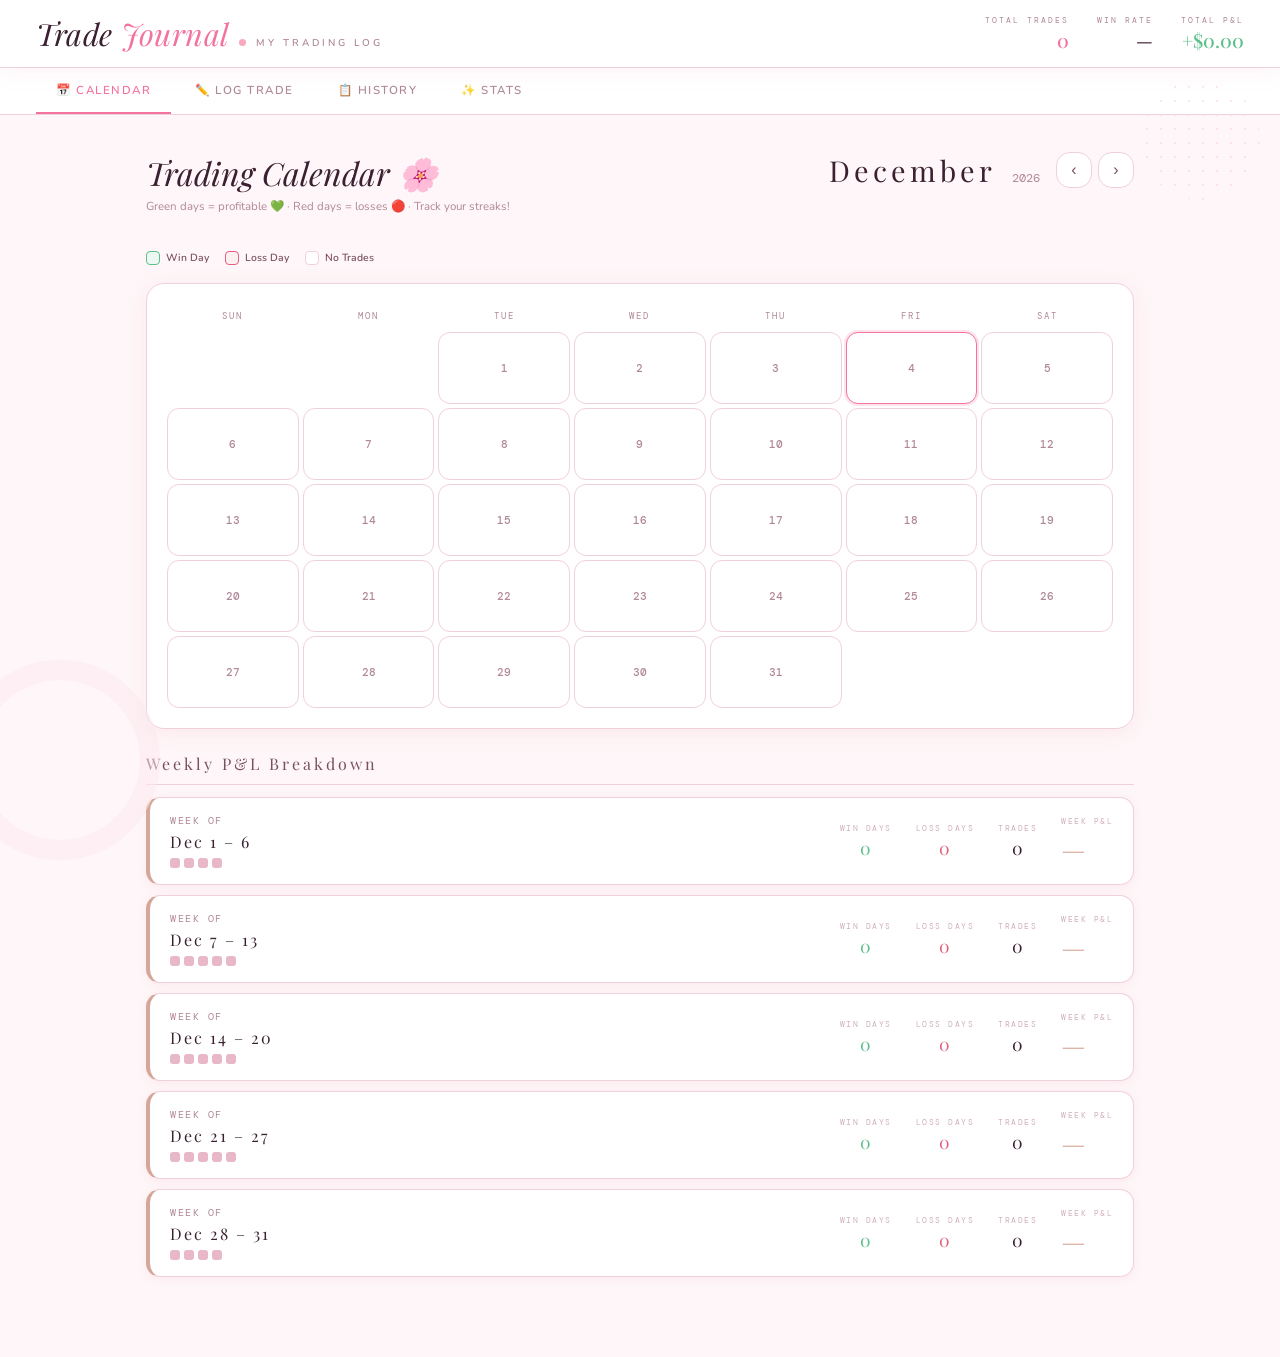
<file: pink-theme/deploy/index.html>
<!DOCTYPE html>
<html lang="en">
<head>
<meta charset="UTF-8">
<meta name="viewport" content="width=device-width, initial-scale=1.0">
<title>Pink Trading Journal</title>
<link href="https://fonts.googleapis.com/css2?family=Playfair+Display:ital,wght@0,400;0,500;1,400;1,500&family=Nunito:wght@300;400;500;600;700&family=DM+Mono:wght@300;400&display=swap" rel="stylesheet">
<style>
:root {
    --bg:        #fef6f8;
    --bg2:       #ffffff;
    --bg3:       #fdf0f3;
    --bg4:       #fce8ed;
    --pink1:     #f9a8c0;
    --pink2:     #f472a0;
    --pink3:     #e84d84;
    --blush:     #fcd5df;
    --petal:     #fbe8ee;
    --nude:      #e8c4b8;
    --nude2:     #d4a898;
    --nude3:     #c49080;
    --win:       #5cbf8a;
    --win-bg:    #eef8f3;
    --win-bright:#22c55e;
    --loss-bright:#ef4444;
    --nude-bg:   #f8f2ec;
    --loss:      #e06080;
    --loss-bg:   #fdf0f3;
    --text:      #3a2030;
    --text2:     #7a5060;
    --text3:     #b08898;
    --text4:     #d0b0bc;
    --border:    #f0d0dc;
    --border2:   #e8b8c8;
    --shadow:    rgba(240,160,180,0.15);
    --shadow2:   rgba(240,160,180,0.28);
    --heading:   'Playfair Display', serif;
    --body:      'Nunito', sans-serif;
    --mono:      'DM Mono', monospace;
  }
  * { margin:0; padding:0; box-sizing:border-box; }
  body { background:var(--bg); color:var(--text); font-family:var(--body); font-size:13.5px; min-height:100vh; }
  ::-webkit-scrollbar { width:5px; }
  ::-webkit-scrollbar-track { background:var(--petal); }
  ::-webkit-scrollbar-thumb { background:var(--pink1); border-radius:10px; }

  /* HEADER */
  header {
    background:var(--bg2);
    border-bottom:1.5px solid var(--border);
    padding:0 36px;
    display:flex; align-items:center; justify-content:space-between;
    height:68px;
    box-shadow:0 2px 20px var(--shadow);
    position:sticky; top:0; z-index:100;
  }
  .logo { display:flex; align-items:baseline; gap:10px; }
  .logo-text { font-family:var(--heading); font-size:1.9rem; font-style:italic; font-weight:400; color:var(--text); letter-spacing:0.5px; }
  .logo-text span { color:var(--pink2); }
  .logo-dot { width:7px; height:7px; background:var(--pink1); border-radius:50%; margin-bottom:4px; }
  .logo-sub { font-family:var(--body); font-size:0.62rem; font-weight:600; letter-spacing:3px; text-transform:uppercase; color:var(--text3); }
  .header-stats { display:flex; gap:28px; align-items:center; }
  .hstat { text-align:right; }
  .hstat-label { font-family:var(--mono); font-size:0.5rem; letter-spacing:2px; text-transform:uppercase; color:var(--text3); margin-bottom:2px; }
  .hstat-value { font-family:var(--heading); font-size:1.2rem; font-weight:500; color:var(--text); }
  .hstat-value.win { color:var(--win); }
  .hstat-value.loss { color:var(--loss); }
  .hstat-value.pink { color:var(--pink2); }

  /* TABS */
  .tabs { background:var(--bg2); border-bottom:1.5px solid var(--border); padding:0 36px; display:flex; gap:4px; }
  .tab { font-family:var(--body); font-size:0.72rem; font-weight:600; letter-spacing:1.5px; text-transform:uppercase; padding:14px 20px; cursor:pointer; color:var(--text3); border:none; background:none; border-bottom:2.5px solid transparent; transition:all 0.2s; }
  .tab:hover { color:var(--pink2); }
  .tab.active { color:var(--pink2); border-bottom-color:var(--pink2); }

  /* LAYOUT */
  main { max-width:1060px; margin:0 auto; padding:36px 36px 80px; }
  .panel { display:none; }
  .panel.active { display:block; }

  /* PAGE HEAD */
  .page-title { font-family:var(--heading); font-size:2rem; font-style:italic; font-weight:400; color:var(--text); margin-bottom:4px; }
  .page-sub { font-size:0.72rem; font-weight:400; color:var(--text3); margin-bottom:28px; }

  /* CARD */
  .card { background:var(--bg2); border:1.5px solid var(--border); border-radius:18px; padding:24px; box-shadow:0 4px 20px var(--shadow); margin-bottom:18px; }

  /* BLOCK LABEL */
  .block-label { font-family:var(--body); font-size:0.65rem; font-weight:700; letter-spacing:2.5px; text-transform:uppercase; color:var(--pink2); margin:0 0 14px; display:flex; align-items:center; gap:10px; }
  .block-label::after { content:''; flex:1; height:1.5px; background:linear-gradient(to right, var(--blush), transparent); border-radius:2px; }

  /* FORMS */
  .form-grid-3 { display:grid; grid-template-columns:repeat(3,1fr); gap:14px; margin-bottom:14px; }
  .form-grid-2 { display:grid; grid-template-columns:1fr 1fr; gap:14px; margin-bottom:14px; }
  .field label { display:block; font-size:0.62rem; font-weight:700; letter-spacing:1.5px; text-transform:uppercase; color:var(--text2); margin-bottom:7px; }
  .field input, .field select, .field textarea {
    width:100%; background:var(--bg3); border:1.5px solid var(--border); border-radius:10px;
    color:var(--text); font-family:var(--body); font-size:0.85rem; font-weight:500;
    padding:10px 14px; outline:none; transition:all 0.2s; appearance:none; -webkit-appearance:none;
  }
  .field input:focus, .field select:focus, .field textarea:focus { border-color:var(--pink1); background:var(--bg2); box-shadow:0 0 0 3px rgba(249,168,192,0.2); }
  .field input::placeholder { color:var(--text4); }
  .field textarea { resize:vertical; min-height:78px; line-height:1.6; }
  .field select option { background:#fff; color:var(--text); }
  .field input[readonly] { cursor:default; font-family:var(--mono); font-weight:400; }

  /* PILLS */
  .pill-grid { display:flex; gap:8px; flex-wrap:wrap; }
  .pill { background:var(--bg3); border:1.5px solid var(--border); border-radius:30px; color:var(--text2); font-family:var(--body); font-size:0.72rem; font-weight:600; padding:7px 16px; cursor:pointer; transition:all 0.18s; white-space:nowrap; }
  .pill:hover { border-color:var(--pink1); color:var(--pink2); background:var(--petal); }

  /* ── SETUP PILLS ── */
  .setup-pill-grid { display:flex; gap:8px; flex-wrap:wrap; }
  .setup-pill { background:var(--bg3); border:1.5px solid var(--border); border-radius:30px; color:var(--text2); font-family:var(--body); font-size:0.72rem; font-weight:600; padding:7px 16px; cursor:pointer; transition:all 0.18s; white-space:nowrap; }
  .setup-pill:hover { border-color:var(--pink1); color:var(--pink2); background:var(--petal); }
  .setup-pill.on { background:linear-gradient(135deg,var(--blush),var(--petal)); border-color:var(--pink1); color:var(--pink3); box-shadow:0 2px 8px var(--shadow); }

  /* ── EDIT TRADE MODAL ── */
  .edit-modal-overlay { display:none; position:fixed; inset:0; background:rgba(58,32,48,0.45); z-index:600; align-items:flex-start; justify-content:center; padding:16px; overflow-y:auto; }
  .edit-modal-overlay.open { display:flex; }
  .edit-modal-box { background:var(--bg2); border:1.5px solid var(--border); border-radius:20px; padding:28px; width:100%; max-width:640px; margin:auto; box-shadow:0 20px 60px rgba(240,160,180,0.3); }
  .edit-modal-title { font-family:var(--heading); font-size:1.4rem; font-style:italic; color:var(--text); }
  .modal-close-x {
    background:var(--petal);
    border:1.5px solid var(--pink1);
    color:var(--pink3);
    font-size:1.2rem;
    cursor:pointer;
    padding:6px 10px;
    border-radius:10px;
    box-shadow:0 3px 10px var(--shadow);
    transition:all 0.15s;
  }
  .modal-close-x:hover { background:var(--pink2); border-color:var(--pink2); color:white; transform:translateY(-1px); }
  .edit-modal-section { font-size:0.62rem; font-weight:700; letter-spacing:2px; text-transform:uppercase; color:var(--pink2); margin:18px 0 10px; padding-bottom:8px; border-bottom:1.5px solid var(--border); }
  .edit-footer { display:flex; gap:10px; justify-content:flex-end; margin-top:20px; }
  .edit-cancel-btn { background:var(--bg3); border:1.5px solid var(--border); color:var(--text2); border-radius:10px; font-family:var(--body); font-size:0.68rem; font-weight:700; letter-spacing:1px; text-transform:uppercase; padding:11px 18px; cursor:pointer; transition:all 0.15s; }
  .edit-cancel-btn:hover { border-color:var(--pink1); color:var(--pink2); }
  .edit-save-btn { background:linear-gradient(135deg,var(--pink2),var(--pink3)); color:white; border:none; border-radius:10px; font-family:var(--body); font-size:0.68rem; font-weight:700; letter-spacing:2px; text-transform:uppercase; padding:11px 24px; cursor:pointer; box-shadow:0 4px 14px rgba(244,114,160,0.3); transition:all 0.15s; }
  .edit-save-btn:hover { opacity:0.9; transform:translateY(-1px); }
  .edit-btn { background:none; border:none; color:var(--pink1); cursor:pointer; font-size:0.9rem; padding:4px 7px; border-radius:6px; transition:all 0.15s; }
  .edit-btn:hover { color:var(--pink2); background:var(--petal); }
  .pill.on { background:linear-gradient(135deg,var(--blush),var(--petal)); border-color:var(--pink1); color:var(--pink3); box-shadow:0 2px 8px var(--shadow); }

  /* RULE CHECKS */
  .rule-grid { display:grid; grid-template-columns:1fr 1fr; gap:8px; }
  .rule-item { display:flex; align-items:center; gap:10px; background:var(--bg3); border:1.5px solid var(--border); border-radius:10px; padding:10px 14px; cursor:pointer; font-size:0.75rem; font-weight:500; color:var(--text2); transition:all 0.18s; line-height:1.4; }
  .rule-item:hover { border-color:var(--pink1); background:var(--petal); }
  .rule-item.on { background:linear-gradient(135deg,var(--blush),var(--petal)); border-color:var(--pink1); color:var(--pink3); }
  .chk { width:17px; height:17px; border:2px solid var(--border2); border-radius:5px; flex-shrink:0; display:flex; align-items:center; justify-content:center; font-size:0.65rem; font-weight:700; transition:all 0.18s; background:var(--bg2); }
  .rule-item.on .chk { background:var(--pink2); border-color:var(--pink2); color:white; }

  /* GRADE */
  .grade-row { display:flex; gap:10px; }
  .grade-btn { flex:1; background:var(--bg3); border:1.5px solid var(--border); border-radius:12px; color:var(--text3); font-family:var(--heading); font-size:1.7rem; font-style:italic; padding:12px 4px 8px; cursor:pointer; transition:all 0.18s; text-align:center; }
  .grade-sub { display:block; font-family:var(--body); font-size:0.5rem; font-weight:700; letter-spacing:1.5px; text-transform:uppercase; margin-top:3px; color:var(--text4); }
  .grade-btn:hover { border-color:var(--pink1); transform:translateY(-2px); box-shadow:0 4px 12px var(--shadow); }
  .grade-btn.on-A { background:var(--win-bg); border-color:var(--win); color:var(--win); box-shadow:0 4px 14px rgba(92,191,138,0.2); }
  .grade-btn.on-A .grade-sub { color:var(--win); }
  .grade-btn.on-B { background:var(--petal); border-color:var(--pink1); color:var(--pink2); box-shadow:0 4px 14px var(--shadow); }
  .grade-btn.on-B .grade-sub { color:var(--pink2); }
  .grade-btn.on-C { background:#fff9f0; border-color:#f0c080; color:#c08030; }
  .grade-btn.on-C .grade-sub { color:#c08030; }
  .grade-btn.on-D { background:var(--loss-bg); border-color:var(--loss); color:var(--loss); }
  .grade-btn.on-D .grade-sub { color:var(--loss); }
  .grade-btn.on-F { background:#fff0f2; border-color:#d03060; color:#d03060; }
  .grade-btn.on-F .grade-sub { color:#d03060; }

  /* SAVE BTN */
  .save-btn { width:100%; background:linear-gradient(135deg,var(--pink2),var(--pink3)); color:white; border:none; border-radius:12px; font-family:var(--body); font-size:0.78rem; font-weight:700; letter-spacing:3px; text-transform:uppercase; padding:16px; cursor:pointer; margin-top:24px; transition:all 0.2s; box-shadow:0 6px 20px rgba(244,114,160,0.35); }
  .save-btn:hover { transform:translateY(-2px); box-shadow:0 10px 30px rgba(244,114,160,0.45); }

  /* HISTORY */
  .history-header { display:flex; justify-content:space-between; align-items:flex-end; margin-bottom:20px; }
  .history-count { font-size:0.7rem; font-weight:600; letter-spacing:1.5px; text-transform:uppercase; color:var(--text3); }
  .btn-row { display:flex; gap:8px; }
  .btn-ghost { background:var(--bg2); border:1.5px solid var(--border); color:var(--text2); font-size:0.65rem; font-weight:700; letter-spacing:1px; text-transform:uppercase; padding:8px 16px; border-radius:8px; cursor:pointer; transition:all 0.15s; }
  .btn-ghost:hover { border-color:var(--pink1); color:var(--pink2); background:var(--petal); }
  .btn-ghost.danger:hover { border-color:var(--loss); color:var(--loss); background:var(--loss-bg); }
  .import-label { cursor:pointer; display:inline-flex; align-items:center; justify-content:center; }
  .import-label:hover { border-color:var(--pink1); color:var(--pink2); background:var(--petal); }

  /* ── BACKUP BANNER ── */
  .backup-banner {
    background: var(--petal);
    border: 1.5px solid var(--blush);
    border-radius: 16px;
    padding: 14px 18px;
    margin-bottom: 16px;
    display: flex;
    align-items: center;
    justify-content: space-between;
    gap: 12px;
    flex-wrap: wrap;
  }
  .backup-text { font-size: 0.75rem; color: var(--text2); font-weight: 500; }
  .backup-text strong { color: var(--pink3); font-weight: 700; }
  .backup-text span { display: block; font-size: 0.65rem; color: var(--text3); margin-top: 2px; }
  .backup-btns { display: flex; gap: 8px; flex-shrink: 0; }
  .backup-btn {
    background: linear-gradient(135deg, var(--pink2), var(--pink3));
    color: white;
    border: none;
    border-radius: 8px;
    font-family: var(--body);
    font-size: 0.62rem;
    font-weight: 700;
    letter-spacing: 1.5px;
    text-transform: uppercase;
    padding: 9px 16px;
    cursor: pointer;
    transition: all 0.15s;
    box-shadow: 0 3px 10px rgba(244,114,160,0.25);
  }
  .backup-btn:hover { opacity: 0.88; transform: translateY(-1px); }
  .backup-btn.import-btn { background: linear-gradient(135deg, var(--nude), var(--nude2)); box-shadow: 0 3px 10px rgba(212,168,152,0.25); }
  .import-label2 { cursor: pointer; }
  @media (max-width: 700px) { .backup-banner { flex-direction: column; align-items: flex-start; } .backup-btns { width: 100%; } .backup-btn { flex: 1; text-align: center; padding: 12px; } }

  /* TRADE CARD */
  .trade-card { background:var(--bg2); border:1.5px solid var(--border); border-radius:16px; padding:20px 22px; margin-bottom:12px; transition:all 0.18s; box-shadow:0 2px 12px var(--shadow); }
  .trade-card:hover { box-shadow:0 6px 24px var(--shadow2); transform:translateY(-1px); }
  .trade-card.is-win { border-left:4px solid var(--win); }
  .trade-card.is-loss { border-left:4px solid var(--loss); }
  .tc-top { display:flex; justify-content:space-between; align-items:center; margin-bottom:10px; }
  .tc-ticker { font-family:var(--heading); font-size:1.5rem; font-weight:500; color:var(--text); letter-spacing:1px; }
  .tc-dir { font-size:0.6rem; font-weight:700; letter-spacing:1.5px; text-transform:uppercase; padding:3px 10px; border-radius:20px; margin-left:8px; }
  .tc-dir.call { background:var(--win-bg); color:var(--win); }
  .tc-dir.put  { background:var(--loss-bg); color:var(--loss); }
  .tc-pnl { font-family:var(--heading); font-size:1.5rem; font-weight:500; letter-spacing:1px; }
  .tc-pnl.w { color:var(--win); }
  .tc-pnl.l { color:var(--loss); }
  .tc-pnl.b { color:var(--nude2); }
  .tc-meta { display:flex; gap:18px; flex-wrap:wrap; margin-bottom:10px; }
  .tc-meta-item { display:flex; flex-direction:column; gap:2px; }
  .tc-meta-lbl { font-size:0.5rem; font-weight:700; letter-spacing:1.5px; text-transform:uppercase; color:var(--text3); }
  .tc-meta-val { font-family:var(--mono); font-size:0.75rem; color:var(--text2); }
  .tc-tags { display:flex; gap:6px; flex-wrap:wrap; margin-bottom:10px; }
  .ttag { font-size:0.58rem; font-weight:700; text-transform:uppercase; padding:4px 10px; border-radius:20px; }
  .ttag-rule    { background:var(--petal);  color:var(--pink3); }
  .ttag-emotion { background:#fff5f0;        color:var(--nude3); }
  .ttag-grade   { background:var(--bg3);     color:var(--text2); }
  .ttag-paper   { background:var(--win-bg);  color:var(--win); }
  .ttag-grade.A { background:var(--win-bg);  color:var(--win); }
  .ttag-grade.B { background:var(--petal);   color:var(--pink2); }
  .tc-notes { border-top:1.5px solid var(--border); padding-top:12px; font-size:0.78rem; color:var(--text2); line-height:1.7; }
  .tc-notes strong { color:var(--text); font-weight:600; }
  .del-btn { background:none; border:none; color:var(--text4); cursor:pointer; font-size:0.85rem; padding:4px 8px; border-radius:6px; transition:all 0.15s; }
  .del-btn:hover { color:var(--loss); background:var(--loss-bg); }

  /* EMPTY */
  .empty { text-align:center; padding:80px 20px; }
  .empty-icon { font-size:3rem; margin-bottom:14px; }
  .empty-title { font-family:var(--heading); font-size:1.6rem; font-style:italic; color:var(--text3); margin-bottom:8px; }
  .empty-sub { font-size:0.75rem; font-weight:500; color:var(--text4); }

  /* STATS */
  .stats-top { display:grid; grid-template-columns:repeat(4,1fr); gap:14px; margin-bottom:18px; }
  .stat-box { background:var(--bg2); border:1.5px solid var(--border); border-radius:18px; padding:20px 18px; box-shadow:0 4px 16px var(--shadow); position:relative; overflow:hidden; }
  .stat-box::before { content:''; position:absolute; top:-20px; right:-20px; width:70px; height:70px; border-radius:50%; background:linear-gradient(135deg,var(--blush),transparent); opacity:0.5; }
  .stat-lbl { font-size:0.58rem; font-weight:700; letter-spacing:2px; text-transform:uppercase; color:var(--text3); margin-bottom:10px; }
  .stat-val { font-family:var(--heading); font-size:2.3rem; font-weight:400; font-style:italic; color:var(--text); line-height:1; margin-bottom:6px; }
  .stat-val.pink { color:var(--pink2); }
  .stat-val.win  { color:var(--win); }
  .stat-val.loss { color:var(--loss); }
  .stat-val.nude { color:var(--nude2); }
  .stat-hint { font-size:0.62rem; font-weight:500; color:var(--text4); }
  .stats-bottom { display:grid; grid-template-columns:1fr 1fr; gap:14px; }
  .stat-panel { background:var(--bg2); border:1.5px solid var(--border); border-radius:18px; padding:20px; box-shadow:0 4px 16px var(--shadow); }
  .stat-panel-title { font-size:0.62rem; font-weight:700; letter-spacing:2px; text-transform:uppercase; color:var(--text3); margin-bottom:16px; padding-bottom:12px; border-bottom:1.5px solid var(--border); }
  .bar-row { display:flex; align-items:center; gap:10px; margin-bottom:10px; }
  .bar-lbl { font-size:0.65rem; font-weight:500; color:var(--text2); width:100px; flex-shrink:0; white-space:nowrap; overflow:hidden; text-overflow:ellipsis; }
  .bar-track { flex:1; height:6px; background:var(--bg3); border-radius:10px; overflow:hidden; }
  .bar-fill { height:100%; border-radius:10px; transition:width 0.5s ease; }
  .bar-fill.pink { background:linear-gradient(to right,var(--pink1),var(--pink2)); }
  .bar-fill.nude { background:linear-gradient(to right,var(--nude),var(--nude2)); }
  .bar-fill.win  { background:linear-gradient(to right,#80d4a8,var(--win)); }
  .bar-n { font-family:var(--mono); font-size:0.62rem; color:var(--text3); width:20px; text-align:right; }
  .no-data { font-size:0.7rem; font-weight:500; color:var(--text4); text-align:center; padding:20px 0; font-style:italic; }

  /* DECORATIVE */
  .deco-dots { position:fixed; top:80px; right:20px; width:120px; height:120px; background-image:radial-gradient(var(--blush) 1.5px,transparent 1.5px); background-size:14px 14px; opacity:0.6; pointer-events:none; border-radius:50%; }
  .deco-circle { position:fixed; bottom:40px; left:-40px; width:200px; height:200px; border-radius:50%; border:20px solid var(--petal); opacity:0.5; pointer-events:none; }

/* ══════════════════════════════════════════
     CALENDAR
  ══════════════════════════════════════════ */
  .cal-nav { display:flex; align-items:center; justify-content:space-between; margin-bottom:20px; }
  .cal-month { font-family:var(--heading); font-size:1.8rem; letter-spacing:4px; color:var(--text); }
  .cal-year { font-family:var(--mono); font-size:0.75rem; color:var(--text3); margin-left:8px; }
  .nav-btn { background:var(--bg2); border:1.5px solid var(--border); color:var(--text2); width:36px; height:36px; border-radius:14px; cursor:pointer; font-size:1rem; transition:all 0.15s; display:flex; align-items:center; justify-content:center; }
  .nav-btn:hover { border-color:var(--pink2); color:var(--pink2); background:var(--petal); }

  .cal-grid-header { display:grid; grid-template-columns:repeat(7,1fr); gap:4px; margin-bottom:4px; }
  .cal-dow { text-align:center; font-family:var(--mono); font-size:0.55rem; letter-spacing:2px; text-transform:uppercase; color:var(--text3); padding:6px 0; }

  .cal-grid { display:grid; grid-template-columns:repeat(7,1fr); gap:4px; }
  .cal-day {
    height:72px;
    border-radius:12px;
    display:flex; flex-direction:column; align-items:center; justify-content:center;
    cursor:pointer;
    transition:all 0.15s;
    background:var(--bg2);
    border:1.5px solid var(--border);
    position:relative;
    padding:6px 4px;
    box-sizing:border-box;
  }
  .cal-day:hover { border-color:var(--pink2); transform:translateY(-1px); box-shadow:0 3px 10px var(--shadow); }
  .cal-day.empty { display:none; }
  .cal-day.empty:hover { transform:none; box-shadow:none; }
  .cal-day.today { border-color:var(--pink2); box-shadow:0 0 0 2px rgba(244,114,160,0.2); }
  .cal-day.win-day { background:var(--win-bg); border-color:var(--win); }
  .cal-day.loss-day { background:var(--loss-bg); border-color:var(--loss); }
  .cal-day.flat-day { background:var(--nude-bg); border-color:var(--nude2); }
  .cal-day-num { font-family:var(--mono); font-size:0.68rem; font-weight:500; color:var(--text3); line-height:1; }
  .cal-day.win-day  .cal-day-num { color:var(--win); font-weight:600; }
  .cal-day.loss-day .cal-day-num { color:var(--loss); font-weight:600; }
  .cal-day.flat-day .cal-day-num { color:var(--nude3); }
  .cal-day-pnl { font-family:var(--mono); font-size:0.6rem; font-weight:500; margin-top:3px; line-height:1; }
  .cal-day.win-day  .cal-day-pnl { color:var(--win); }
  .cal-day.loss-day .cal-day-pnl { color:var(--loss); }
  .cal-day-trades { font-size:0.52rem; color:var(--text4); margin-top:2px; }
  .cal-day.win-day  .cal-day-trades { color:var(--pink1); }
  .cal-day.loss-day .cal-day-trades { color:#e89888; }

  /* ── WEEKLY SUMMARY ── */
  .weekly-section { margin-top:24px; }
  .weekly-title { font-family:var(--heading); font-size:1rem; letter-spacing:3px; color:var(--text2); margin-bottom:12px; padding-bottom:10px; border-bottom:1.5px solid var(--border); }

  .week-cards { display:flex; flex-direction:column; gap:10px; }
  .week-card {
    background:var(--bg2);
    border:1.5px solid var(--border);
    border-radius:14px;
    padding:16px 20px;
    display:flex; align-items:center; justify-content:space-between;
    box-shadow:0 2px 10px var(--shadow);
    transition:all 0.15s;
  }
  .week-card:hover { box-shadow:0 4px 16px var(--shadow2); }
  .week-card.week-win { border-left:4px solid var(--win); }
  .week-card.week-loss { border-left:4px solid var(--loss); }
  .week-card.week-flat { border-left:4px solid var(--nude2); }

  .week-label { font-family:var(--mono); font-size:0.6rem; letter-spacing:1.5px; text-transform:uppercase; color:var(--text3); margin-bottom:4px; }
  .week-dates { font-family:var(--heading); font-size:1rem; letter-spacing:2px; color:var(--text); }
  .week-stats { display:flex; gap:24px; align-items:center; }
  .week-stat { text-align:center; }
  .week-stat-label { font-family:var(--mono); font-size:0.5rem; letter-spacing:1.5px; text-transform:uppercase; color:var(--text4); margin-bottom:3px; }
  .week-stat-val { font-family:var(--heading); font-size:1.1rem; letter-spacing:1px; color:var(--text); }
  .week-stat-val.w { color:var(--win); }
  .week-stat-val.l { color:var(--loss); }
  .week-pnl { font-family:var(--heading); font-size:1.8rem; letter-spacing:2px; }
  .week-pnl.w { color:var(--win); }
  .week-pnl.l { color:var(--loss); }
  .week-pnl.f { color:var(--nude2); }

  .week-days { display:flex; gap:4px; }
  .week-dot { width:10px; height:10px; border-radius:3px; }
  .week-dot.w { background:var(--win-bright); }
  .week-dot.l { background:var(--loss-bright); }
  .week-dot.n { background:var(--border2); }

  /* ── CAL LEGEND ── */
  .cal-legend { display:flex; gap:16px; margin-bottom:18px; flex-wrap:wrap; }
  .leg-item { display:flex; align-items:center; gap:6px; font-family:var(--body); font-size:0.65rem; font-weight:600; color:var(--text2); }
  .leg-dot { width:14px; height:14px; border-radius:4px; flex-shrink:0; }
  .leg-dot.w { background:var(--win-bg); border:1.5px solid var(--win); }
  .leg-dot.l { background:var(--loss-bg); border:1.5px solid var(--loss); }
  .leg-dot.n { background:var(--bg2); border:1.5px solid var(--border); }

  
  
  /* ── BOTTOM NAV (mobile) ── */
  .bottom-nav { display:none; position:fixed; bottom:0; left:0; right:0; background:#fff; border-top:1.5px solid var(--border); z-index:200; box-shadow:0 -4px 20px var(--shadow2); }
  .bottom-nav-inner { display:flex; }
  .bnav-btn { flex:1; background:none; border:none; color:var(--text3); display:flex; flex-direction:column; align-items:center; justify-content:center; gap:3px; padding:10px 4px 12px; cursor:pointer; transition:all 0.15s; font-family:var(--body); font-size:0.5rem; font-weight:700; letter-spacing:1px; text-transform:uppercase; }
  .bnav-btn .bicon { font-size:1.3rem; line-height:1; }
  .bnav-btn.active { color:var(--pink2); }
  .bnav-btn:active { background:var(--petal); }


  /* ══════════════════════════════════════════
     EDITABLE RULES MODAL
  ══════════════════════════════════════════ */
  .modal-overlay { display:none; position:fixed; inset:0; background:rgba(58,32,48,0.45); z-index:500; align-items:center; justify-content:center; padding:16px; }
  .modal-overlay.open { display:flex; }
  .modal-box {
    background:var(--bg2);
    border:1.5px solid var(--border);
    border-radius:20px;
    padding:24px;
    width:100%;
    box-shadow:0 20px 60px rgba(240,160,180,0.3);
  }
  .modal { background:var(--bg2); border:1.5px solid var(--border); border-radius:20px; padding:28px; width:100%; max-width:560px; max-height:90vh; overflow-y:auto; box-shadow:0 20px 60px rgba(240,160,180,0.3); }
  .modal-close-btn {
    background:var(--petal);
    border:1.5px solid var(--pink1);
    color:var(--pink3);
    font-family:var(--body);
    font-size:0.66rem;
    font-weight:800;
    letter-spacing:2px;
    text-transform:uppercase;
    padding:10px 16px;
    border-radius:8px;
    cursor:pointer;
    box-shadow:0 3px 10px var(--shadow);
    transition:all 0.15s;
  }
  .modal-close-btn:hover { background:var(--pink2); border-color:var(--pink2); color:white; transform:translateY(-1px); }
  .modal-title { font-family:var(--heading); font-size:1.4rem; font-style:italic; color:var(--text); margin-bottom:4px; }
  .modal-sub { font-size:0.68rem; color:var(--text3); margin-bottom:20px; font-weight:500; }
  .rule-edit-list { display:flex; flex-direction:column; gap:8px; margin-bottom:18px; }
  .rule-edit-row { display:flex; align-items:center; gap:8px; }
  .rule-edit-row input { flex:1; background:var(--bg3); border:1.5px solid var(--border); border-radius:10px; color:var(--text); font-family:var(--body); font-size:0.83rem; font-weight:500; padding:9px 13px; outline:none; transition:all 0.2s; }
  .rule-edit-row input:focus { border-color:var(--pink1); background:var(--bg2); box-shadow:0 0 0 3px rgba(249,168,192,0.2); }
  .rule-del-btn { background:none; border:1.5px solid var(--border); border-radius:8px; color:var(--text4); cursor:pointer; font-size:0.8rem; width:32px; height:32px; display:flex; align-items:center; justify-content:center; flex-shrink:0; transition:all 0.15s; }
  .rule-del-btn:hover { border-color:var(--loss); color:var(--loss); background:var(--loss-bg); }
  .add-rule-btn { width:100%; background:var(--petal); border:1.5px dashed var(--pink1); border-radius:10px; color:var(--pink2); font-family:var(--body); font-size:0.72rem; font-weight:700; letter-spacing:1px; padding:10px; cursor:pointer; transition:all 0.15s; margin-bottom:18px; }
  .add-rule-btn:hover { background:var(--blush); border-color:var(--pink2); }
  .modal-actions { display:flex; gap:10px; }
  .modal-save-btn { flex:1; background:linear-gradient(135deg,var(--pink2),var(--pink3)); color:white; border:none; border-radius:10px; font-family:var(--body); font-size:0.72rem; font-weight:700; letter-spacing:2px; text-transform:uppercase; padding:12px; cursor:pointer; transition:all 0.2s; box-shadow:0 4px 14px rgba(244,114,160,0.3); }
  .modal-save-btn:hover { opacity:0.9; transform:translateY(-1px); }
  .modal-cancel-btn { background:var(--bg3); border:1.5px solid var(--border); color:var(--text2); border-radius:10px; font-family:var(--body); font-size:0.72rem; font-weight:700; letter-spacing:1px; text-transform:uppercase; padding:12px 18px; cursor:pointer; transition:all 0.15s; }
  .modal-cancel-btn:hover { border-color:var(--pink1); color:var(--pink2); }
  .edit-rules-link { font-size:0.6rem; font-weight:700; letter-spacing:1px; text-transform:uppercase; color:var(--pink2); background:none; border:none; cursor:pointer; margin-left:auto; padding:0; text-decoration:underline; text-underline-offset:3px; opacity:0.8; transition:opacity 0.15s; }
  .edit-rules-link:hover { opacity:1; }
  .block-label-row { display:flex; align-items:center; width:100%; gap:10px; margin-bottom:14px; }
  .block-label-row .block-label { margin-bottom:0; flex:1; }
  .day-empty-wrap {
    background:var(--bg3);
    border:1.5px dashed var(--pink1);
    border-radius:14px;
    padding:10px 10px;
    margin-top:4px;
    text-align:center;
  }
  .day-empty-wrap .empty { padding:4px 0 !important; }
  .day-empty-wrap .empty-icon { font-size:1.5rem; margin-bottom:6px; }
  .day-empty-wrap .empty-title { color:var(--pink3); font-size:1rem; margin-bottom:4px; }
  .day-empty-wrap .empty-sub { color:var(--text2); font-size:0.66rem; }
  .day-empty-cta {
    margin-top:8px;
    background:linear-gradient(135deg,var(--pink2),var(--pink3));
    color:#fff;
    border:none;
    border-radius:8px;
    font-family:var(--body);
    font-size:0.62rem;
    font-weight:800;
    letter-spacing:1.2px;
    text-transform:uppercase;
    padding:8px 12px;
    cursor:pointer;
    box-shadow:0 3px 10px rgba(244,114,160,0.28);
  }
  .day-empty-cta:hover { opacity:0.9; transform:translateY(-1px); }
  .day-add-cta {
    background:var(--petal);
    color:var(--pink3);
    border:1.5px solid var(--pink1);
    border-radius:8px;
    font-family:var(--body);
    font-size:0.6rem;
    font-weight:800;
    letter-spacing:1px;
    text-transform:uppercase;
    padding:7px 10px;
    cursor:pointer;
    transition:all 0.15s;
  }
  .day-add-cta:hover { background:var(--pink2); border-color:var(--pink2); color:#fff; transform:translateY(-1px); }

  /* ══════════════════════════════════════════
     RESPONSIVE — TABLET (≤900px)
  ══════════════════════════════════════════ */
  @media (max-width: 900px) {
    main { max-width: 100%; padding: 24px 20px 80px; }
    .stats-top { grid-template-columns: 1fr 1fr; }
    .form-grid-3 { grid-template-columns: 1fr 1fr; }
    .week-stats { gap: 14px; }
  }

  /* ══════════════════════════════════════════
     RESPONSIVE — MOBILE (≤700px)
  ══════════════════════════════════════════ */
  @media (max-width: 700px) {

    /* ── HEADER ── */
    header { padding: 0 16px; height: 56px; }
    .logo-text { font-size: 1.5rem; }
    .logo-sub { display: none; }
    .header-stats { display: none; }
    .deco-dots, .deco-circle { display: none; }

    /* ── NAVIGATION ── */
    .tabs { display: none; }
    .bottom-nav { display: block; }

    /* ── MAIN LAYOUT ── */
    main { padding: 14px 12px 88px; }

    /* ── PAGE TITLES ── */
    .page-title { font-size: 1.55rem; margin-bottom: 4px; }
    .page-sub { font-size: 0.68rem; margin-bottom: 16px; }

    /* ── CARDS ── */
    .card { padding: 14px; border-radius: 14px; margin-bottom: 12px; }

    /* ── BLOCK LABEL ── */
    .block-label { font-size: 0.6rem; margin-bottom: 10px; }

    /* ── FORM GRIDS → SINGLE COLUMN ── */
    .form-grid-3,
    .form-grid-2,
    .rule-grid,
    .stats-bottom { grid-template-columns: 1fr; gap: 10px; }

    .stats-top { grid-template-columns: 1fr 1fr; gap: 10px; }

    /* ── INPUTS — prevent zoom on iOS ── */
    .field input,
    .field select,
    .field textarea { font-size: 16px; padding: 12px 13px; }
    .field label { font-size: 0.6rem; }
    .field textarea { min-height: 80px; }

    /* ── PILLS ── */
    .pill { font-size: 0.68rem; padding: 8px 14px; }

    /* ── RULES ── */
    .rule-item { padding: 11px 14px; font-size: 0.78rem; }
    .chk { width: 20px; height: 20px; font-size: 0.7rem; }

    /* ── GRADE BUTTONS ── */
    .grade-row { gap: 6px; }
    .grade-btn { font-size: 1.45rem; padding: 10px 2px 6px; }
    .grade-sub { font-size: 0.43rem; }

    /* ── SAVE BUTTON ── */
    .save-btn { padding: 17px; font-size: 0.75rem; letter-spacing: 2px; margin-top: 14px; }

    /* ── CALENDAR ── */
    .cal-day { height: 48px; border-radius: 8px; padding: 3px 2px; }
    .cal-day-num { font-size: 0.6rem; }
    .cal-day-pnl { font-size: 0.5rem; margin-top: 2px; }
    .cal-day-trades { display: none; }
    .cal-dow { font-size: 0.46rem; padding: 4px 0; letter-spacing: 1px; }
    .cal-grid, .cal-grid-header { gap: 2px; }
    .cal-grid { grid-template-columns: repeat(7, minmax(0, 1fr)); }
    .cal-grid-header { grid-template-columns: repeat(7, minmax(0, 1fr)); }
    .cal-month { font-size: 1.4rem; }
    .cal-year { font-size: 0.68rem; }
    .cal-legend { gap: 10px; flex-wrap: wrap; margin-bottom: 12px; }
    .leg-item { font-size: 0.58rem; }

    #panel-calendar > div:first-child {
      flex-direction: column;
      gap: 8px;
      margin-bottom: 6px;
    }
    #panel-calendar > div:first-child .cal-nav {
      width: 100%;
      justify-content: space-between;
      margin-bottom: 0;
    }

    /* ── WEEKLY CARDS ── */
    .week-card { flex-direction: column; gap: 10px; padding: 12px 14px; }
    .week-stats { justify-content: space-between; width: 100%; gap: 6px; flex-wrap: wrap; }
    .week-pnl { font-size: 1.35rem; }

    /* ── TRADE HISTORY CARDS ── */
    .tc-ticker { font-size: 1.2rem; }
    .tc-pnl { font-size: 1.2rem; }
    .trade-card { padding: 14px; }

    /* ── HISTORY HEADER ── */
    .history-header { flex-direction: column; gap: 10px; align-items: flex-start; }
    .btn-row { width: 100%; flex-wrap: wrap; }
    .btn-ghost { flex: 1; text-align: center; padding: 10px 6px; font-size: 0.58rem; min-width: 60px; }

    /* ── STAT BOXES ── */
    .stat-box { padding: 14px; }
    .stat-val { font-size: 1.8rem; }

    /* ── BACKUP BANNER ── */
    .backup-banner { flex-direction: column; align-items: flex-start; gap: 10px; padding: 12px 14px; }
    .backup-btns { width: 100%; }
    .backup-btn { flex: 1; text-align: center; padding: 11px; }

    /* ── MODAL ── */
    .modal { padding: 20px; border-radius: 16px; }
    .modal-actions { flex-direction: column; }

    /* ── BOTTOM NAV SAFE AREA ── */
    .bottom-nav { padding-bottom: env(safe-area-inset-bottom, 0px); }
  }

  /* ══════════════════════════════════════════
     RESPONSIVE — SMALL PHONES (≤380px)
  ══════════════════════════════════════════ */
  @media (max-width: 380px) {
    main { padding: 12px 10px 88px; }
    .logo-text { font-size: 1.3rem; }
    .cal-day { height: 42px; }
    .cal-day-pnl { display: none; }
    .grade-btn { font-size: 1.2rem; }
    .stats-top { gap: 8px; }
    .stat-val { font-size: 1.5rem; }
  }

</style>
</head>
<body>

<div class="deco-dots"></div>
<div class="deco-circle"></div>

<header>
  <div class="logo">
    <div class="logo-text">Trade <span>Journal</span></div>
    <div class="logo-dot"></div>
    <div class="logo-sub">My Trading Log</div>
  </div>
  <div class="header-stats">
    <div class="hstat"><div class="hstat-label">Total Trades</div><div class="hstat-value pink" id="h-total">0</div></div>
    <div class="hstat"><div class="hstat-label">Win Rate</div><div class="hstat-value" id="h-wr">—</div></div>
    <div class="hstat"><div class="hstat-label">Total P&L</div><div class="hstat-value" id="h-pnl">$0.00</div></div>
  </div>
</header>

<div class="tabs">
  <button class="tab active" onclick="goTab('calendar',this)">📅 Calendar</button>
  <button class="tab" onclick="goTab('log',this)">✏️ Log Trade</button>
  <button class="tab" onclick="goTab('history',this)">📋 History</button>
  <button class="tab" onclick="goTab('stats',this)">✨ Stats</button>
</div>

<main>

<!-- ══════════ CALENDAR ══════════ -->
  <div class="panel active" id="panel-calendar">
    <div style="display:flex;justify-content:space-between;align-items:flex-start;flex-wrap:wrap;gap:16px;margin-bottom:8px;">
      <div>
        <div class="page-title">Trading Calendar 🌸</div>
        <div class="page-sub">Green days = profitable 💚 · Red days = losses 🔴 · Track your streaks!</div>
      </div>
      <div class="cal-nav" style="margin-bottom:0;">
        <div style="display:flex;align-items:baseline;gap:8px;margin-right:16px;">
          <span class="cal-month" id="cal-month-label">March</span>
          <span class="cal-year" id="cal-year-label">2026</span>
        </div>
        <div style="display:flex;gap:6px;">
          <button class="nav-btn" onclick="changeMonth(-1)">‹</button>
          <button class="nav-btn" onclick="changeMonth(1)">›</button>
        </div>
      </div>
    </div>

    <div class="cal-legend">
      <div class="leg-item"><div class="leg-dot w"></div>Win Day</div>
      <div class="leg-item"><div class="leg-dot l"></div>Loss Day</div>
      <div class="leg-item"><div class="leg-dot n"></div>No Trades</div>
    </div>

    <div class="card" style="padding:20px;">
      <div class="cal-grid-header">
        <div class="cal-dow">Sun</div><div class="cal-dow">Mon</div><div class="cal-dow">Tue</div>
        <div class="cal-dow">Wed</div><div class="cal-dow">Thu</div><div class="cal-dow">Fri</div><div class="cal-dow">Sat</div>
      </div>
      <div class="cal-grid" id="cal-grid"></div>
    </div>

    <div class="weekly-section">
      <div class="weekly-title">Weekly P&L Breakdown</div>
      <div class="week-cards" id="week-cards">
        <div class="empty" style="padding:30px 0;"><div class="empty-sub" style="font-style:italic">Log trades to see weekly breakdown</div></div>
      </div>
    </div>
  </div>

  

  <!-- LOG -->
  <div class="panel" id="panel-log">
    <div class="page-title">Log a New Trade 🌸</div>
    <div class="page-sub">Fill in every field — your future self will thank you for it</div>

    <div class="card">
      <div class="block-label">Trade Details</div>
      <div class="form-grid-3">
        <div class="field"><label>Date</label><input type="date" id="f-date"></div>
        <div class="field"><label>Ticker</label><input type="text" id="f-ticker" placeholder="SPY, QQQ, AAPL..."></div>
        <div class="field"><label>Direction</label>
          <select id="f-direction">
            <option value="">Choose direction...</option>
            <option value="CALL">↑ CALL — Bullish</option>
            <option value="PUT">↓ PUT — Bearish</option>
          </select>
        </div>
      </div>
      <div class="form-grid-3">
        <div class="field"><label>Strike Price ($)</label><input type="number" id="f-strike" placeholder="e.g. 580"></div>
        <div class="field"><label>Expiration Date</label><input type="date" id="f-expiry"></div>
        <div class="field"><label>Contracts</label><input type="number" id="f-contracts" value="1" min="1"></div>
      </div>
      <div class="form-grid-3">
        <div class="field" style="grid-column:1/-1;"><label>Paper Trade?</label>
          <select id="f-paper">
            <option value="no">No — Real Money</option>
            <option value="yes">Yes — Paper</option>
          </select>
        </div>
      </div>
      <div class="form-grid-3">
        <div class="field"><label>Entry Price (premium $)</label><input type="number" id="f-entry" placeholder="e.g. 1.50" step="0.01"></div>
        <div class="field"><label>Exit Price (premium $)</label><input type="number" id="f-exit" placeholder="e.g. 2.10" step="0.01"></div>
        <div class="field"><label>P&L (auto-calculated)</label><input type="text" id="f-pnl-calc" readonly placeholder="Fill entry & exit..."></div>
      </div>
      <div class="form-grid-3">
        <div class="field"><label>Entry Time</label><input type="time" id="f-entry-time"></div>
        <div class="field"><label>Exit Time</label><input type="time" id="f-exit-time"></div>
        <div class="field" style="grid-column:1/-1;"><label>Setup Type(s)</label>
          <div class="setup-pill-grid" id="setup-grid">
        <button class="setup-pill" onclick="togglePill(this)">Opening Range Breakout</button>
        <button class="setup-pill" onclick="togglePill(this)">VWAP Bounce</button>
        <button class="setup-pill" onclick="togglePill(this)">VWAP Rejection</button>
        <button class="setup-pill" onclick="togglePill(this)">Support Bounce</button>
        <button class="setup-pill" onclick="togglePill(this)">Resistance Rejection</button>
        <button class="setup-pill" onclick="togglePill(this)">Bull Flag</button>
        <button class="setup-pill" onclick="togglePill(this)">Bear Flag</button>
        <button class="setup-pill" onclick="togglePill(this)">Double Bottom</button>
        <button class="setup-pill" onclick="togglePill(this)">Double Top</button>
        <button class="setup-pill" onclick="togglePill(this)">Other</button>
          </div>
        </div>
      </div>
    </div>

    <div class="card">
      <div class="block-label">How Were You Feeling? 💭</div>
      <div class="pill-grid" id="emotion-grid">
        <button class="pill" onclick="togglePill(this)">😤 Confident</button>
        <button class="pill" onclick="togglePill(this)">😰 Nervous</button>
        <button class="pill" onclick="togglePill(this)">😤 Frustrated</button>
        <button class="pill" onclick="togglePill(this)">🎯 Focused</button>
        <button class="pill" onclick="togglePill(this)">😵 Overwhelmed</button>
        <button class="pill" onclick="togglePill(this)">🤑 Greedy</button>
        <button class="pill" onclick="togglePill(this)">😨 Fear of Loss</button>
        <button class="pill" onclick="togglePill(this)">🧘 Calm</button>
        <button class="pill" onclick="togglePill(this)">💨 FOMO</button>
        <button class="pill" onclick="togglePill(this)">😡 Revenge Mode</button>
        <button class="pill" onclick="togglePill(this)">🌸 Patient</button>
        <button class="pill" onclick="togglePill(this)">⚡ Impulsive</button>
      </div>
    </div>

    <div class="card">
      <div class="block-label-row">
        <div class="block-label">Rules Checklist ✅</div>
        <button class="edit-rules-link" onclick="openRulesModal()">✏️ Edit Rules</button>
      </div>
      <div class="rule-grid" id="rule-grid-dynamic">
        <!-- Rules rendered dynamically by renderRuleGrid() -->
      </div>
    </div>

    <div class="card">
      <div class="block-label">Grade This Trade 🎀</div>
      <div class="grade-row">
        <button class="grade-btn" onclick="pickGrade(this,'A')">A<span class="grade-sub">Perfect</span></button>
        <button class="grade-btn" onclick="pickGrade(this,'B')">B<span class="grade-sub">Good</span></button>
        <button class="grade-btn" onclick="pickGrade(this,'C')">C<span class="grade-sub">Okay</span></button>
        <button class="grade-btn" onclick="pickGrade(this,'D')">D<span class="grade-sub">Poor</span></button>
        <button class="grade-btn" onclick="pickGrade(this,'F')">F<span class="grade-sub">Broke Rules</span></button>
      </div>
    </div>

    <div class="card">
      <div class="block-label">Reflection 📓</div>
      <div class="form-grid-2">
        <div class="field"><label>What happened?</label><textarea id="f-what" placeholder="Describe the trade — setup, entry, how it played out..."></textarea></div>
        <div class="field"><label>What did you learn?</label><textarea id="f-lesson" placeholder="A lesson, pattern, or insight from this trade..."></textarea></div>
      </div>
      <div class="field"><label>What would you do differently?</label><textarea id="f-diff" placeholder="Specific changes you'd make next time..."></textarea></div>
    </div>

    <button class="save-btn" onclick="saveTrade()">💾 Save to Journal</button>
  </div>

  <!-- HISTORY -->
  <div class="panel" id="panel-history">
    <div class="history-header">
      <div>
        <div class="page-title">Trade History 📋</div>
        <div class="history-count" id="log-count">0 trades logged</div>
      </div>
      <div class="btn-row">
        <button class="btn-ghost" onclick="exportTrades()">⬇ Export</button>
        <label class="btn-ghost import-label">⬆ Import<input type="file" id="import-file" accept=".json" onchange="importTrades(event)" style="display:none"></label>
        <button class="btn-ghost" onclick="window.print()">🖨 Print</button>
        <button class="btn-ghost danger" onclick="clearAll()">🗑 Clear All</button>
      </div>
    </div>
    <!-- backup banner -->
    <div class="backup-banner">
      <div class="backup-text">
        <strong>💾 Backup Your Trades</strong>
        <span>Export regularly so you never lose your data. Import to restore on any device.</span>
      </div>
      <div class="backup-btns">
        <button class="backup-btn" onclick="exportTrades()">⬇ Export</button>
        <label class="backup-btn import-btn import-label2">⬆ Import<input type="file" id="import-file2" accept=".json" onchange="importTrades(event)" style="display:none"></label>
      </div>
    </div>
    <div id="trade-list"></div>
  </div>

  <!-- STATS -->
  <div class="panel" id="panel-stats">
    <div class="page-title">My Statistics ✨</div>
    <div class="page-sub">Patterns in your data reveal patterns in your trading</div>
    <div class="stats-top">
      <div class="stat-box"><div class="stat-lbl">Total Trades</div><div class="stat-val pink" id="s-total">0</div><div class="stat-hint">all time</div></div>
      <div class="stat-box"><div class="stat-lbl">Win Rate</div><div class="stat-val" id="s-wr">—</div><div class="stat-hint">target ≥ 45%</div></div>
      <div class="stat-box"><div class="stat-lbl">Total P&L</div><div class="stat-val" id="s-pnl">$0</div><div class="stat-hint" id="s-wl-count">0 wins / 0 losses</div></div>
      <div class="stat-box"><div class="stat-lbl">Avg Win / Loss</div><div class="stat-val nude" id="s-avg" style="font-size:1.3rem">—</div><div class="stat-hint">per trade</div></div>
    </div>
    <div class="stats-bottom">
      <div class="stat-panel"><div class="stat-panel-title">Grade Distribution 🎀</div><div id="breakdown-grade"><div class="no-data">Log trades to see your grades</div></div></div>
      <div class="stat-panel"><div class="stat-panel-title">Setup Performance 📊</div><div id="breakdown-setup"><div class="no-data">Log trades to see your setups</div></div></div>
      <div class="stat-panel"><div class="stat-panel-title">Emotional Patterns 💭</div><div id="breakdown-emotion"><div class="no-data">Log trades to see your emotions</div></div></div>
      <div class="stat-panel"><div class="stat-panel-title">Rules Followed Most ✅</div><div id="breakdown-rules"><div class="no-data">Log trades to see your rule stats</div></div></div>
    </div>
  </div>


<!-- Editable Rules Modal -->
<div class="modal-overlay" id="rules-modal">
  <div class="modal">
    <div class="modal-title">Edit Your Rules ✅</div>
    <div class="modal-sub">Customise the checklist to match your trading strategy</div>
    <div class="rule-edit-list" id="rule-edit-list"></div>
    <button class="add-rule-btn" onclick="addRuleField()">+ Add a Rule</button>
    <div class="modal-actions">
      <button class="modal-cancel-btn" onclick="closeRulesModal()">Cancel</button>
      <button class="modal-save-btn" onclick="saveRules()">Save Rules</button>
    </div>
  </div>
</div>

</main>

<!-- Mobile bottom nav -->
<div class="bottom-nav">
  <div class="bottom-nav-inner">
    <button class="bnav-btn active" onclick="goTabMobile('calendar',this)"><span class="bicon">📅</span>Calendar</button>
    <button class="bnav-btn" onclick="goTabMobile('log',this)"><span class="bicon">✏️</span>Log</button>
    <button class="bnav-btn" onclick="goTabMobile('history',this)"><span class="bicon">📋</span>History</button>
    <button class="bnav-btn" onclick="goTabMobile('stats',this)"><span class="bicon">✨</span>Stats</button>
  </div>
</div>



<!-- ══════════ EDIT TRADE MODAL ══════════ -->
<div class="edit-modal-overlay" id="edit-modal">
  <div class="edit-modal-box">
    <div style="display:flex;justify-content:space-between;align-items:center;margin-bottom:18px;">
      <div class="edit-modal-title">Edit Trade ✏️</div>
      <button onclick="closeEditModal()" class="modal-close-x">✕</button>
    </div>

    <div class="edit-modal-section">Trade Details</div>
    <div class="form-grid-3" style="margin-bottom:12px;">
      <div class="field"><label>Date</label><input type="date" id="e-date"></div>
      <div class="field"><label>Ticker</label><input type="text" id="e-ticker" placeholder="SPY..."></div>
      <div class="field"><label>Direction</label>
        <select id="e-direction">
          <option value="CALL">↑ CALL — Bullish</option>
          <option value="PUT">↓ PUT — Bearish</option>
        </select>
      </div>
    </div>
    <div class="form-grid-3" style="margin-bottom:12px;">
      <div class="field"><label>Strike ($)</label><input type="number" id="e-strike"></div>
      <div class="field"><label>Expiry</label><input type="date" id="e-expiry"></div>
      <div class="field"><label>Contracts</label><input type="number" id="e-contracts" min="1"></div>
    </div>
    <div class="form-grid-3" style="margin-bottom:12px;">
      <div class="field" style="grid-column:1/-1;"><label>Paper Trade?</label>
        <select id="e-paper">
          <option value="no">No — Real Money</option>
          <option value="yes">Yes — Paper</option>
        </select>
      </div>
    </div>
    <div class="form-grid-3" style="margin-bottom:12px;">
      <div class="field"><label>Entry Price ($)</label><input type="number" id="e-entry" step="0.01" oninput="calcEditPnl()"></div>
      <div class="field"><label>Exit Price ($)</label><input type="number" id="e-exit" step="0.01" oninput="calcEditPnl()"></div>
      <div class="field"><label>P&amp;L (auto)</label><input type="text" id="e-pnl-calc" readonly></div>
    </div>
    <div class="form-grid-3" style="margin-bottom:12px;">
      <div class="field"><label>Entry Time</label><input type="time" id="e-entry-time"></div>
      <div class="field"><label>Exit Time</label><input type="time" id="e-exit-time"></div>
      <div class="field" style="grid-column:1/-1;"><label>Setup Type(s)</label>
        <div class="setup-pill-grid" id="e-setup-grid">
        <button class="setup-pill" onclick="togglePill(this)">Opening Range Breakout</button>
        <button class="setup-pill" onclick="togglePill(this)">VWAP Bounce</button>
        <button class="setup-pill" onclick="togglePill(this)">VWAP Rejection</button>
        <button class="setup-pill" onclick="togglePill(this)">Support Bounce</button>
        <button class="setup-pill" onclick="togglePill(this)">Resistance Rejection</button>
        <button class="setup-pill" onclick="togglePill(this)">Bull Flag</button>
        <button class="setup-pill" onclick="togglePill(this)">Bear Flag</button>
        <button class="setup-pill" onclick="togglePill(this)">Double Bottom</button>
        <button class="setup-pill" onclick="togglePill(this)">Double Top</button>
        <button class="setup-pill" onclick="togglePill(this)">Other</button>
        </div>
      </div>
    </div>

    <div class="edit-modal-section">How Were You Feeling? 💭</div>
    <div class="pill-grid" id="e-emotion-grid">
      <button class="pill" onclick="togglePill(this)">😤 Confident</button>
      <button class="pill" onclick="togglePill(this)">😰 Nervous</button>
      <button class="pill" onclick="togglePill(this)">😤 Frustrated</button>
      <button class="pill" onclick="togglePill(this)">🎯 Focused</button>
      <button class="pill" onclick="togglePill(this)">😵 Overwhelmed</button>
      <button class="pill" onclick="togglePill(this)">🤑 Greedy</button>
      <button class="pill" onclick="togglePill(this)">😨 Fear of Loss</button>
      <button class="pill" onclick="togglePill(this)">🧘 Calm</button>
      <button class="pill" onclick="togglePill(this)">💨 FOMO</button>
      <button class="pill" onclick="togglePill(this)">😡 Revenge Mode</button>
      <button class="pill" onclick="togglePill(this)">🌸 Patient</button>
      <button class="pill" onclick="togglePill(this)">⚡ Impulsive</button>
    </div>

    <div class="edit-modal-section">Rules Checklist ✅</div>
    <div class="rule-grid" id="e-rule-grid"></div>

    <div class="edit-modal-section">Grade This Trade 🎀</div>
    <div class="grade-row" id="e-grade-row">
      <button class="grade-btn" onclick="pickEditGrade(this,'A')">A<span class="grade-sub">Perfect</span></button>
      <button class="grade-btn" onclick="pickEditGrade(this,'B')">B<span class="grade-sub">Good</span></button>
      <button class="grade-btn" onclick="pickEditGrade(this,'C')">C<span class="grade-sub">Okay</span></button>
      <button class="grade-btn" onclick="pickEditGrade(this,'D')">D<span class="grade-sub">Poor</span></button>
      <button class="grade-btn" onclick="pickEditGrade(this,'F')">F<span class="grade-sub">Broke Rules</span></button>
    </div>

    <div class="edit-modal-section">Reflection 📓</div>
    <div class="form-grid-2" style="margin-bottom:12px;">
      <div class="field"><label>What happened?</label><textarea id="e-what"></textarea></div>
      <div class="field"><label>What did you learn?</label><textarea id="e-lesson"></textarea></div>
    </div>
    <div class="field" style="margin-bottom:4px;"><label>What would you do differently?</label><textarea id="e-diff"></textarea></div>

    <div class="edit-footer">
      <button class="edit-cancel-btn" onclick="closeEditModal()">Cancel</button>
      <button class="edit-save-btn" onclick="saveEditTrade()">💾 Save Changes</button>
    </div>
  </div>
</div>

<!-- Day modal: shows trades for a clicked calendar day -->
<div class="modal-overlay" id="day-modal">
  <div class="modal-box" style="max-width:720px;">
    <div style="display:flex;justify-content:space-between;align-items:center;margin-bottom:12px;">
      <div class="modal-title" id="day-modal-title">Trades</div>
      <button onclick="closeDayModal()" class="modal-close-x">✕</button>
    </div>
    <div id="day-modal-list" style="max-height:60vh;overflow:auto;"></div>
    <div style="display:flex;justify-content:flex-end;margin-top:14px;">
      <button onclick="closeDayModal()" class="modal-close-btn">Close</button>
    </div>
  </div>
</div>

<script>
let trades = JSON.parse(localStorage.getItem('tj_pink') || '[]');
  let calYear = new Date().getFullYear();
  let calMonth = new Date().getMonth();
  const MONTHS = ['January','February','March','April','May','June','July','August','September','October','November','December'];
  let grade = '';
  document.getElementById('f-date').valueAsDate = new Date();
  ['f-entry','f-exit','f-contracts'].forEach(id => document.getElementById(id).addEventListener('input', calcPnl));

  function calcPnl() {
    const e=parseFloat(document.getElementById('f-entry').value)||0;
    const x=parseFloat(document.getElementById('f-exit').value)||0;
    const c=parseInt(document.getElementById('f-contracts').value)||1;
    const el=document.getElementById('f-pnl-calc');
    if(e&&x){const p=(x-e)*100*c;el.value=(p>=0?'+':'')+'$'+p.toFixed(2);el.style.color=p>=0?'var(--win)':'var(--loss)';}
    else{el.value='';el.style.color='';}
  }

  function goTab(id,btn){
    document.querySelectorAll('.panel').forEach(p=>p.classList.remove('active'));
    document.querySelectorAll('.tab').forEach(t=>t.classList.remove('active'));
    document.querySelectorAll('.bnav-btn').forEach(t=>t.classList.remove('active'));
    document.getElementById('panel-'+id).classList.add('active');
    document.querySelectorAll('.tab').forEach(t=>{ if(t.getAttribute('onclick')&&t.getAttribute('onclick').includes("'"+id+"'")) t.classList.add('active'); });
    document.querySelectorAll('.bnav-btn').forEach(t=>{ if(t.getAttribute('onclick')&&t.getAttribute('onclick').includes("'"+id+"'")) t.classList.add('active'); });
    if(id==='calendar')renderCalendar();
    if(id==='history')renderHistory();
    if(id==='stats')renderStats();
    window.scrollTo(0,0);
  }
  function goTabMobile(id,btn){ goTab(id,btn); }

  function togglePill(el){el.classList.toggle('on');}
  function toggleRule(el){
    el.classList.toggle('on');
    el.querySelector('.chk').textContent=el.classList.contains('on')?'✓':'';
  }
  function pickGrade(btn,g){
    document.querySelectorAll('.grade-btn').forEach(b=>b.className='grade-btn');
    btn.classList.add('on-'+g); grade=g;
  }

  function saveTrade(){
    const date=document.getElementById('f-date').value;
    const tick=document.getElementById('f-ticker').value.trim().toUpperCase();
    const dir=document.getElementById('f-direction').value;
    const entry=parseFloat(document.getElementById('f-entry').value);
    const exit=parseFloat(document.getElementById('f-exit').value);
    if(!date||!tick||!dir||!entry||!exit){alert('Please fill in: Date, Ticker, Direction, Entry Price, and Exit Price 🌸');return;}
    const contracts=parseInt(document.getElementById('f-contracts').value)||1;
    const pnl=(exit-entry)*100*contracts;
    const emotions=[...document.querySelectorAll('#emotion-grid .pill.on')].map(b=>b.textContent.trim());
    const rules=[...document.querySelectorAll('.rule-item.on')].map(r=>r.dataset.rule);
    const paperTrade = document.getElementById('f-paper')?.value === 'yes';
    trades.unshift({id:Date.now(),date,ticker:tick,direction:dir,strike:document.getElementById('f-strike').value,expiry:document.getElementById('f-expiry').value,contracts,entry,exit,pnl,paperTrade,entryTime:document.getElementById('f-entry-time').value,exitTime:document.getElementById('f-exit-time').value,setup:[...document.querySelectorAll('#setup-grid .setup-pill.on')].map(b=>b.textContent.trim()),emotions,rules,grade,what:document.getElementById('f-what').value,lesson:document.getElementById('f-lesson').value,diff:document.getElementById('f-diff').value});
    localStorage.setItem('tj_pink',JSON.stringify(trades));
    updateHeader();
  renderCalendar(); resetForm(); alert('✓ Trade saved! Keep going 🌸');
  }

  function resetForm(){
    ['f-ticker','f-strike','f-entry','f-exit','f-pnl-calc','f-what','f-lesson','f-diff'].forEach(id=>document.getElementById(id).value='');
    document.getElementById('f-pnl-calc').style.color='';
    ['f-direction','f-expiry','f-entry-time','f-exit-time'].forEach(id=>document.getElementById(id).value='');
    if(document.getElementById('f-paper')) document.getElementById('f-paper').value='no';
    document.querySelectorAll('#setup-grid .setup-pill.on').forEach(b=>b.classList.remove('on'));
    document.getElementById('f-contracts').value='1';
    document.getElementById('f-date').valueAsDate=new Date();
    document.querySelectorAll('.pill.on').forEach(b=>b.classList.remove('on'));
    document.querySelectorAll('.rule-item.on').forEach(r=>{r.classList.remove('on');r.querySelector('.chk').textContent='';});
    document.querySelectorAll('.grade-btn').forEach(b=>b.className='grade-btn');
    grade='';
  }

  function buildDayMap(){
    const map={};
    trades.forEach(t=>{
      if(!map[t.date]) map[t.date]={pnl:0,count:0};
      map[t.date].pnl+=t.pnl;
      map[t.date].count++;
    });
    return map;
  }

  function changeMonth(dir){
    calMonth+=dir;
    if(calMonth>11){calMonth=0;calYear++;}
    if(calMonth<0){calMonth=11;calYear--;}
    renderCalendar();
  }

  function renderCalendar(){
    document.getElementById('cal-month-label').textContent=MONTHS[calMonth];
    document.getElementById('cal-year-label').textContent=calYear;

    const dayMap=buildDayMap();
    const today=new Date();
    const firstDay=new Date(calYear,calMonth,1).getDay();
    const daysInMonth=new Date(calYear,calMonth+1,0).getDate();

    let html='';

    for(let d=1;d<=daysInMonth;d++){
      let gridStyle = d===1 && firstDay>0 ? ` style="grid-column-start:${firstDay+1}"` : '';
      const dateStr=`${calYear}-${String(calMonth+1).padStart(2,'0')}-${String(d).padStart(2,'0')}`;
      const isToday=today.getFullYear()===calYear&&today.getMonth()===calMonth&&today.getDate()===d;
      const data=dayMap[dateStr];
      let cls='cal-day';
      if(isToday) cls+=' today';
      let inner=`<div class="cal-day-num">${d}</div>`;
      if(data){
        const p=data.pnl;
        if(p>0) cls+=' win-day';
        else if(p<0) cls+=' loss-day';
        else cls+=' flat-day';
        inner+=`<div class="cal-day-pnl">${(p>=0?'+':'')+'$'+Math.abs(p).toFixed(0)}</div>`;
        inner+=`<div class="cal-day-trades">${data.count} trade${data.count!==1?'s':''}</div>`;
      }
      html+=`<div class="${cls}"${gridStyle} onclick="openDayModal('${dateStr}')">${inner}</div>`;gridStyle='';
    }
    document.getElementById('cal-grid').innerHTML=html;
    renderWeekly();
  }

  function openDayModal(dateStr){
    const dayTrades = trades.filter(t => t.date === dateStr);
    const [year, month, day] = dateStr.split('-');
    document.getElementById('day-modal-title').textContent = `${MONTHS[parseInt(month)-1]} ${parseInt(day)}, ${year}`;
    const addTradeBtn = `<div style="display:flex;justify-content:flex-end;margin-bottom:10px;"><button class="day-add-cta" onclick="startLogFromDate('${dateStr}')">＋ Add Trade</button></div>`;
    document.getElementById('day-modal-list').innerHTML = dayTrades.length ? addTradeBtn + dayTrades.map(t => {
      const pc=t.pnl>0?'w':t.pnl<0?'l':'b';
      const ps=(t.pnl>=0?'+':'')+'$'+t.pnl.toFixed(2);
      const cc=t.pnl>0?'is-win':t.pnl<0?'is-loss':'';
      const paperTag = t.paperTrade ? '<span class="ttag ttag-paper">Paper</span>' : '';
      return `<div class="trade-card ${cc}" style="margin-bottom:10px;">
        <div class="tc-top">
          <div style="display:flex;align-items:center;gap:8px;"><span class="tc-ticker">${t.ticker}</span><span class="tc-dir ${t.direction==='CALL'?'call':'put'}">${t.direction}</span></div>
          <div style="display:flex;align-items:center;gap:8px;">
            <span class="tc-pnl ${pc}">${ps}</span>
            <button class="edit-btn" onclick="openEditModal(${t.id})" title="Edit">✎</button>
          </div>
        </div>
        <div class="tc-meta">
          ${t.entryTime?`<div class="tc-meta-item"><div class="tc-meta-lbl">In</div><div class="tc-meta-val">${t.entryTime}</div></div>`:''}
          ${t.exitTime?`<div class="tc-meta-item"><div class="tc-meta-lbl">Out</div><div class="tc-meta-val">${t.exitTime}</div></div>`:''}
          <div class="tc-meta-item"><div class="tc-meta-lbl">Entry</div><div class="tc-meta-val">$${t.entry.toFixed(2)}</div></div>
          <div class="tc-meta-item"><div class="tc-meta-lbl">Exit</div><div class="tc-meta-val">$${t.exit.toFixed(2)}</div></div>
          <div class="tc-meta-item"><div class="tc-meta-lbl">Qty</div><div class="tc-meta-val">${t.contracts}x</div></div>
          ${t.grade?`<div class="tc-meta-item"><div class="tc-meta-lbl">Grade</div><div class="tc-meta-val">${t.grade}</div></div>`:''}
        </div>
        ${paperTag?`<div class="tc-tags">${paperTag}</div>`:''}
        ${t.what?`<div class="tc-notes"><strong>What happened:</strong> ${t.what}</div>`:''}
      </div>`;
    }).join('') : `<div class="day-empty-wrap"><div class="empty" style="padding:8px 0;"><div class="empty-icon">🌸</div><div class="empty-title">No trades for this day</div><div class="empty-sub">Log a trade to see it here</div></div><button class="day-empty-cta" onclick="startLogFromDate('${dateStr}')">Log Trade for This Date</button></div>`;
    const modal = document.getElementById('day-modal');
    modal.style.display = 'flex';
    modal.style.alignItems = 'center';
    modal.style.justifyContent = 'center';
    modal.style.padding = '16px';
  }

  function closeDayModal(){
    document.getElementById('day-modal').style.display = 'none';
  }

  function startLogFromDate(dateStr){
    closeDayModal();
    goTab('log');
    const dateField = document.getElementById('f-date');
    if(dateField) dateField.value = dateStr;
    const tickerField = document.getElementById('f-ticker');
    if(tickerField) tickerField.focus();
  }

  document.getElementById('day-modal').addEventListener('click', function(e){
    if(e.target === this) closeDayModal();
  });

  function renderWeekly(){
    const dayMap=buildDayMap();
    const daysInMonth=new Date(calYear,calMonth+1,0).getDate();
    const weeks=[];
    let week=[];
    for(let d=1;d<=daysInMonth;d++){
      const dateObj=new Date(calYear,calMonth,d);
      const dow=dateObj.getDay();
      if(dow===1&&week.length>0){weeks.push(week);week=[];}
      week.push({d,dateObj,dateStr:`${calYear}-${String(calMonth+1).padStart(2,'0')}-${String(d).padStart(2,'0')}`});
    }
    if(week.length>0) weeks.push(week);

    if(!weeks.length){document.getElementById('week-cards').innerHTML=`<div class="empty" style="padding:30px 0;"><div class="empty-sub">No data for this month</div></div>`;return;}

    const html=weeks.map(wk=>{
      let weekPnl=0, winDays=0, lossDays=0, tradeDays=0;
      const dots=[];
      const tradingDays=wk.filter(day=>day.dateObj.getDay()>=1&&day.dateObj.getDay()<=5);
      tradingDays.forEach(day=>{
        const data=dayMap[day.dateStr];
        if(data){tradeDays++;weekPnl+=data.pnl;if(data.pnl>0){winDays++;dots.push('w');}else{lossDays++;dots.push('l');}}
        else{dots.push('n');}
      });
      const weekClass=weekPnl>0?'week-win':weekPnl<0?'week-loss':'week-flat';
      const pnlClass=weekPnl>0?'w':weekPnl<0?'l':'f';
      const firstDay=wk[0];
      const lastDay=wk[wk.length-1];
      const dateRange=`${MONTHS[calMonth].substring(0,3)} ${firstDay.d} – ${lastDay.d}`;
      const dotsHtml=dots.map(d=>`<div class="week-dot ${d}"></div>`).join('');
      return `<div class="week-card ${weekClass}">
        <div>
          <div class="week-label">Week of</div>
          <div class="week-dates">${dateRange}</div>
          <div class="week-days" style="margin-top:6px;">${dotsHtml}</div>
        </div>
        <div class="week-stats">
          <div class="week-stat"><div class="week-stat-label">Win Days</div><div class="week-stat-val w">${winDays}</div></div>
          <div class="week-stat"><div class="week-stat-label">Loss Days</div><div class="week-stat-val l">${lossDays}</div></div>
          <div class="week-stat"><div class="week-stat-label">Trades</div><div class="week-stat-val">${trades.filter(t=>{const d=new Date(t.date);return d.getFullYear()===calYear&&d.getMonth()===calMonth&&wk.some(w=>w.dateStr===t.date)}).length}</div></div>
          <div>
            <div class="week-stat-label" style="text-align:right;">Week P&L</div>
            <div class="week-pnl ${pnlClass}">${tradeDays===0?'—':(weekPnl>=0?'+':'')+'$'+Math.abs(weekPnl).toFixed(2)}</div>
          </div>
        </div>
      </div>`;
    }).join('');
    document.getElementById('week-cards').innerHTML=html||`<div class="empty" style="padding:30px 0;"><div class="empty-sub">Log trades to see weekly breakdown</div></div>`;
  }

  function renderHistory(){
    const list=document.getElementById('trade-list');
    document.getElementById('log-count').textContent=trades.length+' trade'+(trades.length!==1?'s':'')+' logged';
    if(!trades.length){list.innerHTML=`<div class="empty"><div class="empty-icon">🌸</div><div class="empty-title">No trades yet, bestie</div><div class="empty-sub">Head to Log Trade and add your first entry</div></div>`;return;}
    list.innerHTML=trades.map(t=>{
      const pc=t.pnl>0?'w':t.pnl<0?'l':'b';
      const ps=(t.pnl>=0?'+':'')+'$'+t.pnl.toFixed(2);
      const cc=t.pnl>0?'is-win':t.pnl<0?'is-loss':'';
      const eTags=(t.emotions||[]).map(e=>`<span class="ttag ttag-emotion">${e}</span>`).join('');
      const rTags=(t.rules||[]).slice(0,3).map(r=>`<span class="ttag ttag-rule">${r.substring(0,26)}</span>`).join('');
      const pTag=t.paperTrade?`<span class="ttag ttag-paper">Paper</span>`:'';
      const gc=t.grade==='A'?'A':t.grade==='B'?'B':'';
      const gTag=t.grade?`<span class="ttag ttag-grade ${gc}">Grade ${t.grade}</span>`:'';
      return `<div class="trade-card ${cc}">
        <div class="tc-top">
          <div style="display:flex;align-items:center;gap:8px;"><span class="tc-ticker">${t.ticker}</span><span class="tc-dir ${t.direction==='CALL'?'call':'put'}">${t.direction}</span></div>
          <div style="display:flex;align-items:center;gap:8px;"><span class="tc-pnl ${pc}">${ps}</span><button class="edit-btn" onclick="openEditModal(${t.id})" title="Edit">✎</button><button class="del-btn" onclick="delTrade(${t.id})">✕</button></div>
        </div>
        <div class="tc-meta">
          <div class="tc-meta-item"><div class="tc-meta-lbl">Date</div><div class="tc-meta-val">${t.date}</div></div>
          ${t.entryTime?`<div class="tc-meta-item"><div class="tc-meta-lbl">In</div><div class="tc-meta-val">${t.entryTime}</div></div>`:''}
          ${t.exitTime?`<div class="tc-meta-item"><div class="tc-meta-lbl">Out</div><div class="tc-meta-val">${t.exitTime}</div></div>`:''}
          ${t.strike?`<div class="tc-meta-item"><div class="tc-meta-lbl">Strike</div><div class="tc-meta-val">$${t.strike}</div></div>`:''}
          ${t.expiry?`<div class="tc-meta-item"><div class="tc-meta-lbl">Expiry</div><div class="tc-meta-val">${t.expiry}</div></div>`:''}
          <div class="tc-meta-item"><div class="tc-meta-lbl">Qty</div><div class="tc-meta-val">${t.contracts}x</div></div>
          <div class="tc-meta-item"><div class="tc-meta-lbl">Entry</div><div class="tc-meta-val">$${t.entry.toFixed(2)}</div></div>
          <div class="tc-meta-item"><div class="tc-meta-lbl">Exit</div><div class="tc-meta-val">$${t.exit.toFixed(2)}</div></div>
          ${t.setup&&(Array.isArray(t.setup)?t.setup.length:t.setup)?`<div class="tc-meta-item"><div class="tc-meta-lbl">Setup</div><div class="tc-meta-val">${Array.isArray(t.setup)?t.setup.join(', '):t.setup}</div></div>`:''}
        </div>
        ${gTag||rTags||eTags||pTag?`<div class="tc-tags">${gTag}${pTag}${rTags}${eTags}</div>`:''}
        ${t.what||t.lesson||t.diff?`<div class="tc-notes">${t.what?`<strong>What happened:</strong> ${t.what}<br>`:''} ${t.lesson?`<strong>Lesson:</strong> ${t.lesson}<br>`:''} ${t.diff?`<strong>Next time:</strong> ${t.diff}`:''}</div>`:''}
      </div>`;
    }).join('');
  }

  function renderStats(){
    const n=trades.length;
    const wins=trades.filter(t=>t.pnl>0);
    const losses=trades.filter(t=>t.pnl<0);
    const pnl=trades.reduce((s,t)=>s+t.pnl,0);
    const wr=n?Math.round(wins.length/n*100):null;
    const avgW=wins.length?(wins.reduce((s,t)=>s+t.pnl,0)/wins.length).toFixed(2):null;
    const avgL=losses.length?Math.abs(losses.reduce((s,t)=>s+t.pnl,0)/losses.length).toFixed(2):null;
    document.getElementById('s-total').textContent=n;
    const we=document.getElementById('s-wr');we.textContent=wr!==null?wr+'%':'—';we.className='stat-val '+(wr>=50?'win':wr>=40?'nude':'loss');
    const pe=document.getElementById('s-pnl');pe.textContent=(pnl>=0?'+':'')+'$'+pnl.toFixed(2);pe.className='stat-val '+(pnl>=0?'win':'loss');
    document.getElementById('s-wl-count').textContent=wins.length+' wins / '+losses.length+' losses';
    document.getElementById('s-avg').textContent=avgW&&avgL?`+$${avgW} / -$${avgL}`:'—';
    const gc={A:0,B:0,C:0,D:0,F:0};trades.forEach(t=>{if(t.grade)gc[t.grade]++;});
    const gmax=Math.max(...Object.values(gc),1);
    const gcols={A:'win',B:'pink',C:'nude',D:'loss',F:'loss'};
    document.getElementById('breakdown-grade').innerHTML=Object.entries(gc).map(([g,c])=>`<div class="bar-row"><div class="bar-lbl">Grade ${g}</div><div class="bar-track"><div class="bar-fill ${gcols[g]}" style="width:${c/gmax*100}%"></div></div><div class="bar-n">${c}</div></div>`).join('');
    const sc={};trades.forEach(t=>{const setups=Array.isArray(t.setup)?t.setup:(t.setup?[t.setup]:[]);setups.forEach(s=>{if(s)sc[s]=(sc[s]||0)+1;});});
    const ss=Object.entries(sc).sort((a,b)=>b[1]-a[1]);const smax=ss.length?ss[0][1]:1;
    document.getElementById('breakdown-setup').innerHTML=ss.length?ss.map(([s,c])=>`<div class="bar-row"><div class="bar-lbl">${s.substring(0,16)}</div><div class="bar-track"><div class="bar-fill pink" style="width:${c/smax*100}%"></div></div><div class="bar-n">${c}</div></div>`).join(''):'<div class="no-data">Log trades to see data</div>';
    const ec={};trades.forEach(t=>(t.emotions||[]).forEach(e=>{const k=e.replace(/[^\w\s]/gi,'').trim();ec[k]=(ec[k]||0)+1;}));
    const es=Object.entries(ec).sort((a,b)=>b[1]-a[1]).slice(0,6);const emax=es.length?es[0][1]:1;
    document.getElementById('breakdown-emotion').innerHTML=es.length?es.map(([e,c])=>`<div class="bar-row"><div class="bar-lbl">${e.substring(0,14)}</div><div class="bar-track"><div class="bar-fill nude" style="width:${c/emax*100}%"></div></div><div class="bar-n">${c}</div></div>`).join(''):'<div class="no-data">Log trades to see data</div>';
    const rc={};trades.forEach(t=>(t.rules||[]).forEach(r=>{rc[r]=(rc[r]||0)+1;}));
    const rs=Object.entries(rc).sort((a,b)=>b[1]-a[1]).slice(0,6);const rmax=rs.length?rs[0][1]:1;
    document.getElementById('breakdown-rules').innerHTML=rs.length?rs.map(([r,c])=>`<div class="bar-row"><div class="bar-lbl">${r.substring(0,16)}</div><div class="bar-track"><div class="bar-fill win" style="width:${c/rmax*100}%"></div></div><div class="bar-n">${c}</div></div>`).join(''):'<div class="no-data">Log trades to see data</div>';
  }

  function delTrade(id){if(!confirm('Delete this trade? 🌸'))return;trades=trades.filter(t=>t.id!==id);localStorage.setItem('tj_pink',JSON.stringify(trades));updateHeader();renderHistory();}
  function exportTrades(){
    if(!trades.length){alert('No trades to export yet 🌸');return;}
    const data=JSON.stringify(trades,null,2);
    const date=new Date().toISOString().slice(0,10);
    const filename='my-trades-backup-'+date+'.json';
    const blob=new Blob([data],{type:'application/json'});
    if(navigator.share && navigator.canShare){
      const file=new File([blob],filename,{type:'application/json'});
      if(navigator.canShare({files:[file]})){
        navigator.share({files:[file],title:'Trade Journal Backup',text:'My trades backup — '+date})
          .catch(err=>{ if(err.name!=='AbortError') fallbackDownload(blob,filename); });
        return;
      }
    }
    fallbackDownload(blob,filename);
  }

  function fallbackDownload(blob,filename){
    const url=URL.createObjectURL(blob);
    const a=document.createElement('a');
    a.href=url; a.download=filename;
    document.body.appendChild(a); a.click();
    document.body.removeChild(a);
    setTimeout(()=>URL.revokeObjectURL(url),1000);
  }

  function importTrades(e){
    const file=e.target.files[0];
    if(!file)return;
    const reader=new FileReader();
    reader.onload=function(ev){
      try{
        const imported=JSON.parse(ev.target.result);
        if(!Array.isArray(imported))throw new Error('Invalid format');
        const action=confirm('Found '+imported.length+' trades in this file 🌸\n\nClick OK to MERGE with existing trades.\nClick Cancel to REPLACE all trades with imported trades.');
        if(action===true){
          const existingIds=new Set(trades.map(t=>t.id));
          const newTrades=imported.filter(t=>!existingIds.has(t.id));
          trades=[...trades,...newTrades].sort((a,b)=>b.id-a.id);
          alert('✓ Merged! Added '+newTrades.length+' new trades. Total: '+trades.length+' 🌸');
        } else {
          if(!confirm('Are you sure you want to REPLACE all '+trades.length+' existing trades?'))return;
          trades=imported.sort((a,b)=>b.id-a.id);
          alert('✓ Replaced with '+trades.length+' imported trades 🌸');
        }
        localStorage.setItem('tj_pink',JSON.stringify(trades));
        updateHeader(); renderHistory();
      }catch(err){
        alert('Error reading file. Make sure it is a valid trades backup .json file 🌸');
      }
      e.target.value='';
    };
    reader.readAsText(file);
  }

  function clearAll(){if(!confirm('Delete ALL trades? This cannot be undone!'))return;trades=[];localStorage.setItem('tj_pink',JSON.stringify(trades));updateHeader();renderHistory();}

  function updateHeader(){
    const n=trades.length;const wins=trades.filter(t=>t.pnl>0).length;const pnl=trades.reduce((s,t)=>s+t.pnl,0);
    const wr=n?Math.round(wins/n*100)+'%':'—';
    document.getElementById('h-total').textContent=n;
    document.getElementById('h-wr').textContent=wr;
    document.getElementById('h-wr').className='hstat-value '+(n&&wins/n>=0.5?'win':n?'loss':'');
    document.getElementById('h-pnl').textContent=(pnl>=0?'+':'')+'$'+pnl.toFixed(2);
    document.getElementById('h-pnl').className='hstat-value '+(pnl>=0?'win':'loss');
  }

  const DEFAULT_RULES = [
    { label: "Waited for 15-min opening range to form",     key: "Waited for 15-min ORB to form" },
    { label: "Candle closed beyond level — not just a wick", key: "Candle closed beyond level (Break & Hold)" },
    { label: "Volume confirmed the breakout",               key: "Volume confirmed the breakout" },
    { label: "VWAP was aligned with my direction",          key: "VWAP aligned with direction" },
    { label: "RSI was not extreme at entry",                key: "RSI not overbought/oversold at entry" },
    { label: "Stop-loss was defined before entering",       key: "Stop-loss set before entering" },
    { label: "Profit target was defined before entering",   key: "Profit target defined before entering" },
    { label: "Max risk per trade respected",                key: "Max risk respected ($50–$100)" },
    { label: "This was NOT a revenge or FOMO trade",        key: "Not a revenge or FOMO trade" },
    { label: "Position closed within my trading window",    key: "Position closed within trading window" }
  ];

  let customRules = JSON.parse(localStorage.getItem('tj_pink_rules') || 'null');
  if(!customRules) customRules = DEFAULT_RULES.map(r=>({...r}));

  function renderRuleGrid(){
    const grid = document.getElementById('rule-grid-dynamic');
    if(!grid) return;
    grid.innerHTML = customRules.map(r=>`
      <div class="rule-item" onclick="toggleRule(this)" data-rule="${r.key}">
        <div class="chk"></div>${r.label}
      </div>`).join('');
    buildEditRuleGrid();
  }

  function openRulesModal(){
    const list = document.getElementById('rule-edit-list');
    list.innerHTML = customRules.map((r,i)=>`
      <div class="rule-edit-row" data-index="${i}">
        <input type="text" value="${r.label.replace(/"/g,'&quot;')}" placeholder="Rule description..." />
        <button class="rule-del-btn" onclick="removeRuleField(${i})" title="Remove">✕</button>
      </div>`).join('');
    document.getElementById('rules-modal').classList.add('open');
  }

  function closeRulesModal(){
    document.getElementById('rules-modal').classList.remove('open');
  }

  function addRuleField(){
    const list = document.getElementById('rule-edit-list');
    const idx = list.children.length;
    const row = document.createElement('div');
    row.className = 'rule-edit-row';
    row.dataset.index = idx;
    row.innerHTML = `<input type="text" placeholder="Type your rule..." /><button class="rule-del-btn" onclick="this.parentElement.remove()" title="Remove">✕</button>`;
    list.appendChild(row);
    row.querySelector('input').focus();
  }

  function removeRuleField(i){
    document.querySelectorAll('.rule-edit-row')[i]?.remove();
  }

  function saveRules(){
    const rows = document.querySelectorAll('.rule-edit-row input');
    const newRules = [];
    rows.forEach(input=>{
      const val = input.value.trim();
      if(val) newRules.push({ label: val, key: val });
    });
    if(!newRules.length){ alert('Add at least one rule 🌸'); return; }
    customRules = newRules;
    localStorage.setItem('tj_pink_rules', JSON.stringify(customRules));
    renderRuleGrid();
    closeRulesModal();
  }

  document.getElementById('rules-modal').addEventListener('click', function(e){
    if(e.target === this) closeRulesModal();
  });

  // EDIT TRADE
  let editingId = null;
  let editGrade = '';

  function buildEditRuleGrid(){
    const grid = document.getElementById('e-rule-grid');
    if(!grid) return;
    grid.innerHTML = customRules.map(r=>`
      <div class="rule-item" onclick="toggleRule(this)" data-rule="${r.key.replace(/"/g,'&quot;')}">
        <div class="chk"></div>${r.label}
      </div>`).join('');
  }

  function openEditModal(id){
    const t = trades.find(x=>x.id===id);
    if(!t) return;
    editingId = id;
    editGrade = t.grade||'';

    document.getElementById('e-date').value = t.date||'';
    document.getElementById('e-ticker').value = t.ticker||'';
    document.getElementById('e-direction').value = t.direction||'CALL';
    document.getElementById('e-strike').value = t.strike||'';
    document.getElementById('e-expiry').value = t.expiry||'';
    document.getElementById('e-contracts').value = t.contracts||1;
    if(document.getElementById('e-paper')) document.getElementById('e-paper').value = t.paperTrade ? 'yes' : 'no';
    document.getElementById('e-entry').value = t.entry||'';
    document.getElementById('e-exit').value = t.exit||'';
    document.getElementById('e-entry-time').value = t.entryTime||'';
    document.getElementById('e-exit-time').value = t.exitTime||'';
    document.getElementById('e-what').value = t.what||'';
    document.getElementById('e-lesson').value = t.lesson||'';
    document.getElementById('e-diff').value = t.diff||'';
    calcEditPnl();

    const setups = Array.isArray(t.setup) ? t.setup : (t.setup ? [t.setup] : []);
    document.querySelectorAll('#e-setup-grid .setup-pill').forEach(b=>{
      b.classList.toggle('on', setups.includes(b.textContent.trim()));
    });

    document.querySelectorAll('#e-emotion-grid .pill').forEach(b=>{
      b.classList.toggle('on', (t.emotions||[]).includes(b.textContent.trim()));
    });

    buildEditRuleGrid();
    document.querySelectorAll('#e-rule-grid .rule-item').forEach(r=>{
      const on = (t.rules||[]).includes(r.dataset.rule);
      r.classList.toggle('on', on);
      r.querySelector('.chk').textContent = on ? '✓' : '';
    });

    document.querySelectorAll('#e-grade-row .grade-btn').forEach(b=>b.className='grade-btn');
    if(t.grade){
      const gb = document.querySelector(`#e-grade-row .grade-btn[onclick*="'${t.grade}'"]`);
      if(gb) gb.classList.add('on-'+t.grade);
    }

    document.getElementById('edit-modal').classList.add('open');
    document.body.style.overflow = 'hidden';
  }

  function calcEditPnl(){
    const entry = parseFloat(document.getElementById('e-entry').value);
    const exit = parseFloat(document.getElementById('e-exit').value);
    const contracts = parseInt(document.getElementById('e-contracts').value)||1;
    const el = document.getElementById('e-pnl-calc');
    if(entry && exit){
      const pnl = (exit-entry)*100*contracts;
      el.value = (pnl>=0?'+':'')+'$'+pnl.toFixed(2);
      el.style.color = pnl>=0 ? 'var(--win)' : 'var(--loss)';
    } else { el.value=''; el.style.color=''; }
  }

  function pickEditGrade(btn,g){
    document.querySelectorAll('#e-grade-row .grade-btn').forEach(b=>b.className='grade-btn');
    btn.classList.add('on-'+g);
    editGrade = g;
  }

  function saveEditTrade(){
    const date = document.getElementById('e-date').value;
    const tick = document.getElementById('e-ticker').value.trim().toUpperCase();
    const dir = document.getElementById('e-direction').value;
    const entry = parseFloat(document.getElementById('e-entry').value);
    const exit = parseFloat(document.getElementById('e-exit').value);
    if(!date||!tick||!dir||!entry||!exit){ alert('Please fill in: Date, Ticker, Direction, Entry and Exit 🌸'); return; }
    const contracts = parseInt(document.getElementById('e-contracts').value)||1;
    const pnl = (exit-entry)*100*contracts;
    const setup = [...document.querySelectorAll('#e-setup-grid .setup-pill.on')].map(b=>b.textContent.trim());
    const emotions = [...document.querySelectorAll('#e-emotion-grid .pill.on')].map(b=>b.textContent.trim());
    const rules = [...document.querySelectorAll('#e-rule-grid .rule-item.on')].map(r=>r.dataset.rule);
    const idx = trades.findIndex(x=>x.id===editingId);
    if(idx===-1) return;
    const paperTrade = document.getElementById('e-paper')?.value === 'yes';
    trades[idx] = {...trades[idx], date, ticker:tick, direction:dir,
      strike:document.getElementById('e-strike').value,
      expiry:document.getElementById('e-expiry').value,
      contracts, entry, exit, pnl, paperTrade,
      entryTime:document.getElementById('e-entry-time').value,
      exitTime:document.getElementById('e-exit-time').value,
      setup, emotions, rules, grade:editGrade,
      what:document.getElementById('e-what').value,
      lesson:document.getElementById('e-lesson').value,
      diff:document.getElementById('e-diff').value
    };
    localStorage.setItem('tj_pink', JSON.stringify(trades));
    closeEditModal();
    updateHeader();
    renderHistory();
  }

  function closeEditModal(){
    document.getElementById('edit-modal').classList.remove('open');
    document.body.style.overflow = '';
    editingId = null; editGrade = '';
  }

  document.getElementById('edit-modal').addEventListener('click', function(e){
    if(e.target === this) closeEditModal();
  });

  renderRuleGrid();
  updateHeader();
  renderCalendar();

</script>

</body>
</html>
</file>
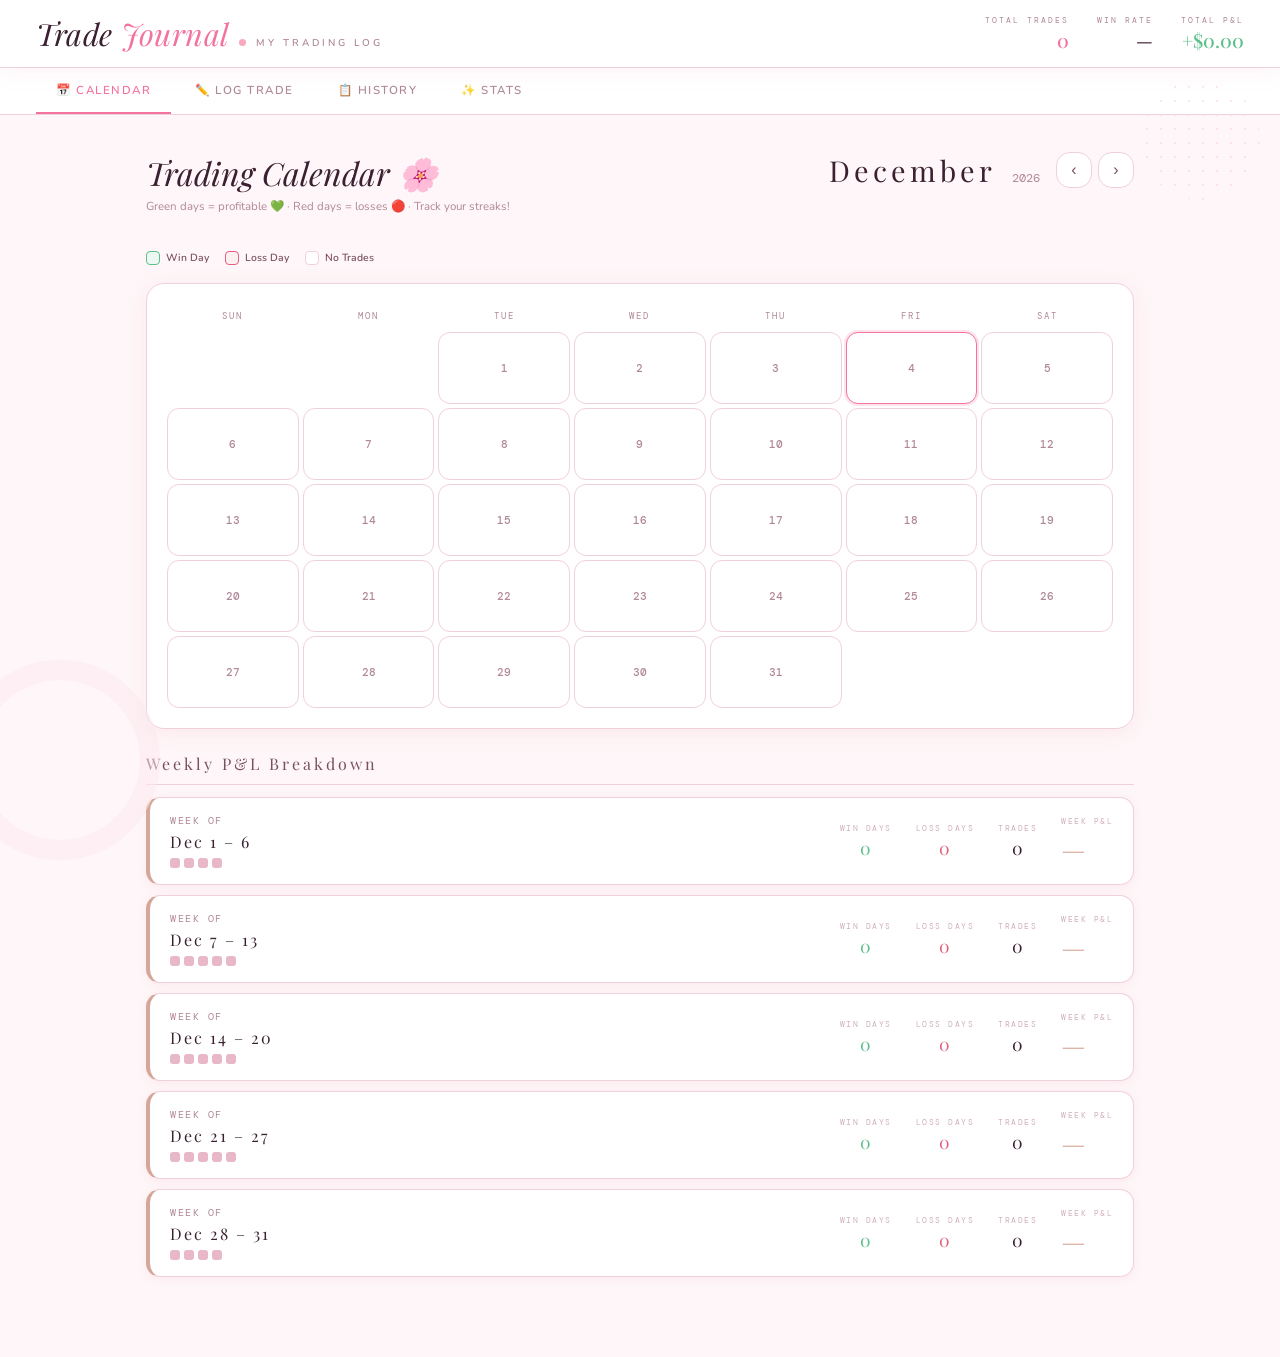
<file: trade-journal-standalone.html>
<!DOCTYPE html>
<html lang="en">
<head>
<meta charset="UTF-8">
<meta name="viewport" content="width=device-width, initial-scale=1.0">
<title>Trade Journal</title>
<link href="https://fonts.googleapis.com/css2?family=Playfair+Display:ital,wght@0,400;0,500;1,400;1,500&family=Nunito:wght@300;400;500;600;700&family=DM+Mono:wght@300;400&display=swap" rel="stylesheet">
<style>
:root {
    --bg:        #fef6f8;
    --bg2:       #ffffff;
    --bg3:       #fdf0f3;
    --bg4:       #fce8ed;
    --pink1:     #f9a8c0;
    --pink2:     #f472a0;
    --pink3:     #e84d84;
    --blush:     #fcd5df;
    --petal:     #fbe8ee;
    --nude:      #e8c4b8;
    --nude2:     #d4a898;
    --nude3:     #c49080;
    --win:       #5cbf8a;
    --win-bg:    #eef8f3;
    --win-bright:#22c55e;
    --loss-bright:#ef4444;
    --nude-bg:   #f8f2ec;
    --loss:      #e06080;
    --loss-bg:   #fdf0f3;
    --text:      #3a2030;
    --text2:     #7a5060;
    --text3:     #b08898;
    --text4:     #d0b0bc;
    --border:    #f0d0dc;
    --border2:   #e8b8c8;
    --shadow:    rgba(240,160,180,0.15);
    --shadow2:   rgba(240,160,180,0.28);
    --heading:   'Playfair Display', serif;
    --body:      'Nunito', sans-serif;
    --mono:      'DM Mono', monospace;
  }
  * { margin:0; padding:0; box-sizing:border-box; }
  body { background:var(--bg); color:var(--text); font-family:var(--body); font-size:13.5px; min-height:100vh; }
  ::-webkit-scrollbar { width:5px; }
  ::-webkit-scrollbar-track { background:var(--petal); }
  ::-webkit-scrollbar-thumb { background:var(--pink1); border-radius:10px; }

  /* HEADER */
  header {
    background:var(--bg2);
    border-bottom:1.5px solid var(--border);
    padding:0 36px;
    display:flex; align-items:center; justify-content:space-between;
    height:68px;
    box-shadow:0 2px 20px var(--shadow);
    position:sticky; top:0; z-index:100;
  }
  .logo { display:flex; align-items:baseline; gap:10px; }
  .logo-text { font-family:var(--heading); font-size:1.9rem; font-style:italic; font-weight:400; color:var(--text); letter-spacing:0.5px; }
  .logo-text span { color:var(--pink2); }
  .logo-dot { width:7px; height:7px; background:var(--pink1); border-radius:50%; margin-bottom:4px; }
  .logo-sub { font-family:var(--body); font-size:0.62rem; font-weight:600; letter-spacing:3px; text-transform:uppercase; color:var(--text3); }
  .header-stats { display:flex; gap:28px; align-items:center; }
  .hstat { text-align:right; }
  .hstat-label { font-family:var(--mono); font-size:0.5rem; letter-spacing:2px; text-transform:uppercase; color:var(--text3); margin-bottom:2px; }
  .hstat-value { font-family:var(--heading); font-size:1.2rem; font-weight:500; color:var(--text); }
  .hstat-value.win { color:var(--win); }
  .hstat-value.loss { color:var(--loss); }
  .hstat-value.pink { color:var(--pink2); }

  /* TABS */
  .tabs { background:var(--bg2); border-bottom:1.5px solid var(--border); padding:0 36px; display:flex; gap:4px; }
  .tab { font-family:var(--body); font-size:0.72rem; font-weight:600; letter-spacing:1.5px; text-transform:uppercase; padding:14px 20px; cursor:pointer; color:var(--text3); border:none; background:none; border-bottom:2.5px solid transparent; transition:all 0.2s; }
  .tab:hover { color:var(--pink2); }
  .tab.active { color:var(--pink2); border-bottom-color:var(--pink2); }

  /* LAYOUT */
  main { max-width:1060px; margin:0 auto; padding:36px 36px 80px; }
  .panel { display:none; }
  .panel.active { display:block; }

  /* PAGE HEAD */
  .page-title { font-family:var(--heading); font-size:2rem; font-style:italic; font-weight:400; color:var(--text); margin-bottom:4px; }
  .page-sub { font-size:0.72rem; font-weight:400; color:var(--text3); margin-bottom:28px; }

  /* CARD */
  .card { background:var(--bg2); border:1.5px solid var(--border); border-radius:18px; padding:24px; box-shadow:0 4px 20px var(--shadow); margin-bottom:18px; }

  /* BLOCK LABEL */
  .block-label { font-family:var(--body); font-size:0.65rem; font-weight:700; letter-spacing:2.5px; text-transform:uppercase; color:var(--pink2); margin:0 0 14px; display:flex; align-items:center; gap:10px; }
  .block-label::after { content:''; flex:1; height:1.5px; background:linear-gradient(to right, var(--blush), transparent); border-radius:2px; }

  /* FORMS */
  .form-grid-3 { display:grid; grid-template-columns:repeat(3,1fr); gap:14px; margin-bottom:14px; }
  .form-grid-2 { display:grid; grid-template-columns:1fr 1fr; gap:14px; margin-bottom:14px; }
  .field label { display:block; font-size:0.62rem; font-weight:700; letter-spacing:1.5px; text-transform:uppercase; color:var(--text2); margin-bottom:7px; }
  .field input, .field select, .field textarea {
    width:100%; background:var(--bg3); border:1.5px solid var(--border); border-radius:10px;
    color:var(--text); font-family:var(--body); font-size:0.85rem; font-weight:500;
    padding:10px 14px; outline:none; transition:all 0.2s; appearance:none; -webkit-appearance:none;
  }
  .field input:focus, .field select:focus, .field textarea:focus { border-color:var(--pink1); background:var(--bg2); box-shadow:0 0 0 3px rgba(249,168,192,0.2); }
  .field input::placeholder { color:var(--text4); }
  .field textarea { resize:vertical; min-height:78px; line-height:1.6; }
  .field select option { background:#fff; color:var(--text); }
  .field input[readonly] { cursor:default; font-family:var(--mono); font-weight:400; }

  /* PILLS */
  .pill-grid { display:flex; gap:8px; flex-wrap:wrap; }
  .pill { background:var(--bg3); border:1.5px solid var(--border); border-radius:30px; color:var(--text2); font-family:var(--body); font-size:0.72rem; font-weight:600; padding:7px 16px; cursor:pointer; transition:all 0.18s; white-space:nowrap; }
  .pill:hover { border-color:var(--pink1); color:var(--pink2); background:var(--petal); }

  /* SETUP PILLS */
  .setup-pill-grid { display:flex; gap:8px; flex-wrap:wrap; }
  .setup-pill { background:var(--bg3); border:1.5px solid var(--border); border-radius:30px; color:var(--text2); font-family:var(--body); font-size:0.72rem; font-weight:600; padding:7px 16px; cursor:pointer; transition:all 0.18s; white-space:nowrap; }
  .setup-pill:hover { border-color:var(--pink1); color:var(--pink2); background:var(--petal); }
  .setup-pill.on { background:linear-gradient(135deg,var(--blush),var(--petal)); border-color:var(--pink1); color:var(--pink3); box-shadow:0 2px 8px var(--shadow); }

  /* EDIT TRADE MODAL */
  .edit-modal-overlay { display:none; position:fixed; inset:0; background:rgba(58,32,48,0.45); z-index:600; align-items:flex-start; justify-content:center; padding:16px; overflow-y:auto; }
  .edit-modal-overlay.open { display:flex; }
  .edit-modal-box { background:var(--bg2); border:1.5px solid var(--border); border-radius:20px; padding:28px; width:100%; max-width:640px; margin:auto; box-shadow:0 20px 60px rgba(240,160,180,0.3); }
  .edit-modal-title { font-family:var(--heading); font-size:1.4rem; font-style:italic; color:var(--text); }
  .edit-modal-section { font-size:0.62rem; font-weight:700; letter-spacing:2px; text-transform:uppercase; color:var(--pink2); margin:18px 0 10px; padding-bottom:8px; border-bottom:1.5px solid var(--border); }
  .edit-footer { display:flex; gap:10px; justify-content:flex-end; margin-top:20px; }
  .edit-cancel-btn { background:var(--bg3); border:1.5px solid var(--border); color:var(--text2); border-radius:10px; font-family:var(--body); font-size:0.68rem; font-weight:700; letter-spacing:1px; text-transform:uppercase; padding:11px 18px; cursor:pointer; transition:all 0.15s; }
  .edit-cancel-btn:hover { border-color:var(--pink1); color:var(--pink2); }
  .edit-save-btn { background:linear-gradient(135deg,var(--pink2),var(--pink3)); color:white; border:none; border-radius:10px; font-family:var(--body); font-size:0.68rem; font-weight:700; letter-spacing:2px; text-transform:uppercase; padding:11px 24px; cursor:pointer; box-shadow:0 4px 14px rgba(244,114,160,0.3); transition:all 0.15s; }
  .edit-save-btn:hover { opacity:0.9; transform:translateY(-1px); }
  .edit-btn { background:none; border:none; color:var(--pink1); cursor:pointer; font-size:0.9rem; padding:4px 7px; border-radius:6px; transition:all 0.15s; }
  .edit-btn:hover { color:var(--pink2); background:var(--petal); }
  .pill.on { background:linear-gradient(135deg,var(--blush),var(--petal)); border-color:var(--pink1); color:var(--pink3); box-shadow:0 2px 8px var(--shadow); }

  /* RULE CHECKS */
  .rule-grid { display:grid; grid-template-columns:1fr 1fr; gap:8px; }
  .rule-item { display:flex; align-items:center; gap:10px; background:var(--bg3); border:1.5px solid var(--border); border-radius:10px; padding:10px 14px; cursor:pointer; font-size:0.75rem; font-weight:500; color:var(--text2); transition:all 0.18s; line-height:1.4; }
  .rule-item:hover { border-color:var(--pink1); background:var(--petal); }
  .rule-item.on { background:linear-gradient(135deg,var(--blush),var(--petal)); border-color:var(--pink1); color:var(--pink3); }
  .chk { width:17px; height:17px; border:2px solid var(--border2); border-radius:5px; flex-shrink:0; display:flex; align-items:center; justify-content:center; font-size:0.65rem; font-weight:700; transition:all 0.18s; background:var(--bg2); }
  .rule-item.on .chk { background:var(--pink2); border-color:var(--pink2); color:white; }

  /* GRADE */
  .grade-row { display:flex; gap:10px; }
  .grade-btn { flex:1; background:var(--bg3); border:1.5px solid var(--border); border-radius:12px; color:var(--text3); font-family:var(--heading); font-size:1.7rem; font-style:italic; padding:12px 4px 8px; cursor:pointer; transition:all 0.18s; text-align:center; }
  .grade-sub { display:block; font-family:var(--body); font-size:0.5rem; font-weight:700; letter-spacing:1.5px; text-transform:uppercase; margin-top:3px; color:var(--text4); }
  .grade-btn:hover { border-color:var(--pink1); transform:translateY(-2px); box-shadow:0 4px 12px var(--shadow); }
  .grade-btn.on-A { background:var(--win-bg); border-color:var(--win); color:var(--win); box-shadow:0 4px 14px rgba(92,191,138,0.2); }
  .grade-btn.on-A .grade-sub { color:var(--win); }
  .grade-btn.on-B { background:var(--petal); border-color:var(--pink1); color:var(--pink2); box-shadow:0 4px 14px var(--shadow); }
  .grade-btn.on-B .grade-sub { color:var(--pink2); }
  .grade-btn.on-C { background:#fff9f0; border-color:#f0c080; color:#c08030; }
  .grade-btn.on-C .grade-sub { color:#c08030; }
  .grade-btn.on-D { background:var(--loss-bg); border-color:var(--loss); color:var(--loss); }
  .grade-btn.on-D .grade-sub { color:var(--loss); }
  .grade-btn.on-F { background:#fff0f2; border-color:#d03060; color:#d03060; }
  .grade-btn.on-F .grade-sub { color:#d03060; }

  /* SAVE BTN */
  .save-btn { width:100%; background:linear-gradient(135deg,var(--pink2),var(--pink3)); color:white; border:none; border-radius:12px; font-family:var(--body); font-size:0.78rem; font-weight:700; letter-spacing:3px; text-transform:uppercase; padding:16px; cursor:pointer; margin-top:24px; transition:all 0.2s; box-shadow:0 6px 20px rgba(244,114,160,0.35); }
  .save-btn:hover { transform:translateY(-2px); box-shadow:0 10px 30px rgba(244,114,160,0.45); }

  /* HISTORY */
  .history-header { display:flex; justify-content:space-between; align-items:flex-end; margin-bottom:20px; }
  .history-count { font-size:0.7rem; font-weight:600; letter-spacing:1.5px; text-transform:uppercase; color:var(--text3); }
  .btn-row { display:flex; gap:8px; }
  .btn-ghost { background:var(--bg2); border:1.5px solid var(--border); color:var(--text2); font-size:0.65rem; font-weight:700; letter-spacing:1px; text-transform:uppercase; padding:8px 16px; border-radius:8px; cursor:pointer; transition:all 0.15s; }
  .btn-ghost:hover { border-color:var(--pink1); color:var(--pink2); background:var(--petal); }
  .btn-ghost.danger:hover { border-color:var(--loss); color:var(--loss); background:var(--loss-bg); }
  .import-label { cursor:pointer; display:inline-flex; align-items:center; justify-content:center; }
  .import-label:hover { border-color:var(--pink1); color:var(--pink2); background:var(--petal); }

  /* BACKUP BANNER */
  .backup-banner {
    background: var(--petal);
    border: 1.5px solid var(--blush);
    border-radius: 16px;
    padding: 14px 18px;
    margin-bottom: 16px;
    display: flex;
    align-items: center;
    justify-content: space-between;
    gap: 12px;
    flex-wrap: wrap;
  }
  .backup-text { font-size: 0.75rem; color: var(--text2); font-weight: 500; }
  .backup-text strong { color: var(--pink3); font-weight: 700; }
  .backup-text span { display: block; font-size: 0.65rem; color: var(--text3); margin-top: 2px; }
  .backup-btns { display: flex; gap: 8px; flex-shrink: 0; }
  .backup-btn {
    background: linear-gradient(135deg, var(--pink2), var(--pink3));
    color: white;
    border: none;
    border-radius: 8px;
    font-family: var(--body);
    font-size: 0.62rem;
    font-weight: 700;
    letter-spacing: 1.5px;
    text-transform: uppercase;
    padding: 9px 16px;
    cursor: pointer;
    transition: all 0.15s;
    box-shadow: 0 3px 10px rgba(244,114,160,0.25);
  }
  .backup-btn:hover { opacity: 0.88; transform: translateY(-1px); }
  .backup-btn.import-btn { background: linear-gradient(135deg, var(--nude), var(--nude2)); box-shadow: 0 3px 10px rgba(212,168,152,0.25); }
  .import-label2 { cursor: pointer; }
  @media (max-width: 700px) { .backup-banner { flex-direction: column; align-items: flex-start; } .backup-btns { width: 100%; } .backup-btn { flex: 1; text-align: center; padding: 12px; } }

  /* TRADE CARD */
  .trade-card { background:var(--bg2); border:1.5px solid var(--border); border-radius:16px; padding:20px 22px; margin-bottom:12px; transition:all 0.18s; box-shadow:0 2px 12px var(--shadow); }
  .trade-card:hover { box-shadow:0 6px 24px var(--shadow2); transform:translateY(-1px); }
  .trade-card.is-win { border-left:4px solid var(--win); }
  .trade-card.is-loss { border-left:4px solid var(--loss); }
  .tc-top { display:flex; justify-content:space-between; align-items:center; margin-bottom:10px; }
  .tc-ticker { font-family:var(--heading); font-size:1.5rem; font-weight:500; color:var(--text); letter-spacing:1px; }
  .tc-dir { font-size:0.6rem; font-weight:700; letter-spacing:1.5px; text-transform:uppercase; padding:3px 10px; border-radius:20px; margin-left:8px; }
  .tc-dir.call { background:var(--win-bg); color:var(--win); }
  .tc-dir.put  { background:var(--loss-bg); color:var(--loss); }
  .tc-pnl { font-family:var(--heading); font-size:1.5rem; font-weight:500; letter-spacing:1px; }
  .tc-pnl.w { color:var(--win); }
  .tc-pnl.l { color:var(--loss); }
  .tc-pnl.b { color:var(--nude2); }
  .tc-meta { display:flex; gap:18px; flex-wrap:wrap; margin-bottom:10px; }
  .tc-meta-item { display:flex; flex-direction:column; gap:2px; }
  .tc-meta-lbl { font-size:0.5rem; font-weight:700; letter-spacing:1.5px; text-transform:uppercase; color:var(--text3); }
  .tc-meta-val { font-family:var(--mono); font-size:0.75rem; color:var(--text2); }
  .tc-tags { display:flex; gap:6px; flex-wrap:wrap; margin-bottom:10px; }
  .ttag { font-size:0.58rem; font-weight:700; text-transform:uppercase; padding:4px 10px; border-radius:20px; }
  .ttag-rule    { background:var(--petal);  color:var(--pink3); }
  .ttag-emotion { background:#fff5f0;        color:var(--nude3); }
  .ttag-grade   { background:var(--bg3);     color:var(--text2); }
  .ttag-grade.A { background:var(--win-bg);  color:var(--win); }
  .ttag-grade.B { background:var(--petal);   color:var(--pink2); }
  .tc-notes { border-top:1.5px solid var(--border); padding-top:12px; font-size:0.78rem; color:var(--text2); line-height:1.7; }
  .tc-notes strong { color:var(--text); font-weight:600; }
  .del-btn { background:none; border:none; color:var(--text4); cursor:pointer; font-size:0.85rem; padding:4px 8px; border-radius:6px; transition:all 0.15s; }
  .del-btn:hover { color:var(--loss); background:var(--loss-bg); }

  /* EMPTY */
  .empty { text-align:center; padding:80px 20px; }
  .empty-icon { font-size:3rem; margin-bottom:14px; }
  .empty-title { font-family:var(--heading); font-size:1.6rem; font-style:italic; color:var(--text3); margin-bottom:8px; }
  .empty-sub { font-size:0.75rem; font-weight:500; color:var(--text4); }

  /* STATS */
  .stats-top { display:grid; grid-template-columns:repeat(4,1fr); gap:14px; margin-bottom:18px; }
  .stat-box { background:var(--bg2); border:1.5px solid var(--border); border-radius:18px; padding:20px 18px; box-shadow:0 4px 16px var(--shadow); position:relative; overflow:hidden; }
  .stat-box::before { content:''; position:absolute; top:-20px; right:-20px; width:70px; height:70px; border-radius:50%; background:linear-gradient(135deg,var(--blush),transparent); opacity:0.5; }
  .stat-lbl { font-size:0.58rem; font-weight:700; letter-spacing:2px; text-transform:uppercase; color:var(--text3); margin-bottom:10px; }
  .stat-val { font-family:var(--heading); font-size:2.3rem; font-weight:400; font-style:italic; color:var(--text); line-height:1; margin-bottom:6px; }
  .stat-val.pink { color:var(--pink2); }
  .stat-val.win  { color:var(--win); }
  .stat-val.loss { color:var(--loss); }
  .stat-val.nude { color:var(--nude2); }
  .stat-hint { font-size:0.62rem; font-weight:500; color:var(--text4); }
  .stats-bottom { display:grid; grid-template-columns:1fr 1fr; gap:14px; }
  .stat-panel { background:var(--bg2); border:1.5px solid var(--border); border-radius:18px; padding:20px; box-shadow:0 4px 16px var(--shadow); }
  .stat-panel-title { font-size:0.62rem; font-weight:700; letter-spacing:2px; text-transform:uppercase; color:var(--text3); margin-bottom:16px; padding-bottom:12px; border-bottom:1.5px solid var(--border); }
  .bar-row { display:flex; align-items:center; gap:10px; margin-bottom:10px; }
  .bar-lbl { font-size:0.65rem; font-weight:500; color:var(--text2); width:100px; flex-shrink:0; white-space:nowrap; overflow:hidden; text-overflow:ellipsis; }
  .bar-track { flex:1; height:6px; background:var(--bg3); border-radius:10px; overflow:hidden; }
  .bar-fill { height:100%; border-radius:10px; transition:width 0.5s ease; }
  .bar-fill.pink { background:linear-gradient(to right,var(--pink1),var(--pink2)); }
  .bar-fill.nude { background:linear-gradient(to right,var(--nude),var(--nude2)); }
  .bar-fill.win  { background:linear-gradient(to right,#80d4a8,var(--win)); }
  .bar-n { font-family:var(--mono); font-size:0.62rem; color:var(--text3); width:20px; text-align:right; }
  .no-data { font-size:0.7rem; font-weight:500; color:var(--text4); text-align:center; padding:20px 0; font-style:italic; }

  /* DECORATIVE */
  .deco-dots { position:fixed; top:80px; right:20px; width:120px; height:120px; background-image:radial-gradient(var(--blush) 1.5px,transparent 1.5px); background-size:14px 14px; opacity:0.6; pointer-events:none; border-radius:50%; }
  .deco-circle { position:fixed; bottom:40px; left:-40px; width:200px; height:200px; border-radius:50%; border:20px solid var(--petal); opacity:0.5; pointer-events:none; }

  /* CALENDAR */
  .cal-nav { display:flex; align-items:center; justify-content:space-between; margin-bottom:20px; }
  .cal-month { font-family:var(--heading); font-size:1.8rem; letter-spacing:4px; color:var(--text); }
  .cal-year { font-family:var(--mono); font-size:0.75rem; color:var(--text3); margin-left:8px; }
  .nav-btn { background:var(--bg2); border:1.5px solid var(--border); color:var(--text2); width:36px; height:36px; border-radius:14px; cursor:pointer; font-size:1rem; transition:all 0.15s; display:flex; align-items:center; justify-content:center; }
  .nav-btn:hover { border-color:var(--pink2); color:var(--pink2); background:var(--petal); }

  .cal-grid-header { display:grid; grid-template-columns:repeat(7,1fr); gap:4px; margin-bottom:4px; }
  .cal-dow { text-align:center; font-family:var(--mono); font-size:0.55rem; letter-spacing:2px; text-transform:uppercase; color:var(--text3); padding:6px 0; }

  .cal-grid { display:grid; grid-template-columns:repeat(7,1fr); gap:4px; }
  .cal-day {
    height:72px;
    border-radius:12px;
    display:flex; flex-direction:column; align-items:center; justify-content:center;
    cursor:pointer;
    transition:all 0.15s;
    background:var(--bg2);
    border:1.5px solid var(--border);
    position:relative;
    padding:6px 4px;
    box-sizing:border-box;
  }
  .cal-day:hover { border-color:var(--pink2); transform:translateY(-1px); box-shadow:0 3px 10px var(--shadow); }
  .cal-day.empty { display:none; }
  .cal-day.empty:hover { transform:none; box-shadow:none; }
  .cal-day.today { border-color:var(--pink2); box-shadow:0 0 0 2px rgba(244,114,160,0.2); }
  .cal-day.win-day { background:var(--win-bg); border-color:var(--win); }
  .cal-day.loss-day { background:var(--loss-bg); border-color:var(--loss); }
  .cal-day.flat-day { background:var(--nude-bg); border-color:var(--nude2); }
  .cal-day-num { font-family:var(--mono); font-size:0.68rem; font-weight:500; color:var(--text3); line-height:1; }
  .cal-day.win-day  .cal-day-num { color:var(--win); font-weight:600; }
  .cal-day.loss-day .cal-day-num { color:var(--loss); font-weight:600; }
  .cal-day.flat-day .cal-day-num { color:var(--nude3); }
  .cal-day-pnl { font-family:var(--mono); font-size:0.6rem; font-weight:500; margin-top:3px; line-height:1; }
  .cal-day.win-day  .cal-day-pnl { color:var(--win); }
  .cal-day.loss-day .cal-day-pnl { color:var(--loss); }
  .cal-day-trades { font-size:0.52rem; color:var(--text4); margin-top:2px; }
  .cal-day.win-day  .cal-day-trades { color:var(--pink1); }
  .cal-day.loss-day .cal-day-trades { color:#e89888; }

  /* WEEKLY SUMMARY */
  .weekly-section { margin-top:24px; }
  .weekly-title { font-family:var(--heading); font-size:1rem; letter-spacing:3px; color:var(--text2); margin-bottom:12px; padding-bottom:10px; border-bottom:1.5px solid var(--border); }

  .week-cards { display:flex; flex-direction:column; gap:10px; }
  .week-card {
    background:var(--bg2);
    border:1.5px solid var(--border);
    border-radius:14px;
    padding:16px 20px;
    display:flex; align-items:center; justify-content:space-between;
    box-shadow:0 2px 10px var(--shadow);
    transition:all 0.15s;
  }
  .week-card:hover { box-shadow:0 4px 16px var(--shadow2); }
  .week-card.week-win { border-left:4px solid var(--win); }
  .week-card.week-loss { border-left:4px solid var(--loss); }
  .week-card.week-flat { border-left:4px solid var(--nude2); }

  .week-label { font-family:var(--mono); font-size:0.6rem; letter-spacing:1.5px; text-transform:uppercase; color:var(--text3); margin-bottom:4px; }
  .week-dates { font-family:var(--heading); font-size:1rem; letter-spacing:2px; color:var(--text); }
  .week-stats { display:flex; gap:24px; align-items:center; }
  .week-stat { text-align:center; }
  .week-stat-label { font-family:var(--mono); font-size:0.5rem; letter-spacing:1.5px; text-transform:uppercase; color:var(--text4); margin-bottom:3px; }
  .week-stat-val { font-family:var(--heading); font-size:1.1rem; letter-spacing:1px; color:var(--text); }
  .week-stat-val.w { color:var(--win); }
  .week-stat-val.l { color:var(--loss); }
  .week-pnl { font-family:var(--heading); font-size:1.8rem; letter-spacing:2px; }
  .week-pnl.w { color:var(--win); }
  .week-pnl.l { color:var(--loss); }
  .week-pnl.f { color:var(--nude2); }

  .week-days { display:flex; gap:4px; }
  .week-dot { width:10px; height:10px; border-radius:3px; }
  .week-dot.w { background:var(--win-bright); }
  .week-dot.l { background:var(--loss-bright); }
  .week-dot.n { background:var(--border2); }

  /* CAL LEGEND */
  .cal-legend { display:flex; gap:16px; margin-bottom:18px; flex-wrap:wrap; }
  .leg-item { display:flex; align-items:center; gap:6px; font-family:var(--body); font-size:0.65rem; font-weight:600; color:var(--text2); }
  .leg-dot { width:14px; height:14px; border-radius:4px; flex-shrink:0; }
  .leg-dot.w { background:var(--win-bg); border:1.5px solid var(--win); }
  .leg-dot.l { background:var(--loss-bg); border:1.5px solid var(--loss); }
  .leg-dot.n { background:var(--bg2); border:1.5px solid var(--border); }

  /* BOTTOM NAV (mobile) */
  .bottom-nav { display:none; position:fixed; bottom:0; left:0; right:0; background:#fff; border-top:1.5px solid var(--border); z-index:200; box-shadow:0 -4px 20px var(--shadow2); }
  .bottom-nav-inner { display:flex; }
  .bnav-btn { flex:1; background:none; border:none; color:var(--text3); display:flex; flex-direction:column; align-items:center; justify-content:center; gap:3px; padding:10px 4px 12px; cursor:pointer; transition:all 0.15s; font-family:var(--body); font-size:0.5rem; font-weight:700; letter-spacing:1px; text-transform:uppercase; }
  .bnav-btn .bicon { font-size:1.3rem; line-height:1; }
  .bnav-btn.active { color:var(--pink2); }
  .bnav-btn:active { background:var(--petal); }

  /* EDITABLE RULES MODAL */
  .modal-overlay { display:none; position:fixed; inset:0; background:rgba(58,32,48,0.45); z-index:500; align-items:center; justify-content:center; padding:16px; }
  .modal-overlay.open { display:flex; }
  .modal { background:var(--bg2); border:1.5px solid var(--border); border-radius:20px; padding:28px; width:100%; max-width:560px; max-height:90vh; overflow-y:auto; box-shadow:0 20px 60px rgba(240,160,180,0.3); }
  .modal-title { font-family:var(--heading); font-size:1.4rem; font-style:italic; color:var(--text); margin-bottom:4px; }
  .modal-sub { font-size:0.68rem; color:var(--text3); margin-bottom:20px; font-weight:500; }
  .rule-edit-list { display:flex; flex-direction:column; gap:8px; margin-bottom:18px; }
  .rule-edit-row { display:flex; align-items:center; gap:8px; }
  .rule-edit-row input { flex:1; background:var(--bg3); border:1.5px solid var(--border); border-radius:10px; color:var(--text); font-family:var(--body); font-size:0.83rem; font-weight:500; padding:9px 13px; outline:none; transition:all 0.2s; }
  .rule-edit-row input:focus { border-color:var(--pink1); background:var(--bg2); box-shadow:0 0 0 3px rgba(249,168,192,0.2); }
  .rule-del-btn { background:none; border:1.5px solid var(--border); border-radius:8px; color:var(--text4); cursor:pointer; font-size:0.8rem; width:32px; height:32px; display:flex; align-items:center; justify-content:center; flex-shrink:0; transition:all 0.15s; }
  .rule-del-btn:hover { border-color:var(--loss); color:var(--loss); background:var(--loss-bg); }
  .add-rule-btn { width:100%; background:var(--petal); border:1.5px dashed var(--pink1); border-radius:10px; color:var(--pink2); font-family:var(--body); font-size:0.72rem; font-weight:700; letter-spacing:1px; padding:10px; cursor:pointer; transition:all 0.15s; margin-bottom:18px; }
  .add-rule-btn:hover { background:var(--blush); border-color:var(--pink2); }
  .modal-actions { display:flex; gap:10px; }
  .modal-save-btn { flex:1; background:linear-gradient(135deg,var(--pink2),var(--pink3)); color:white; border:none; border-radius:10px; font-family:var(--body); font-size:0.72rem; font-weight:700; letter-spacing:2px; text-transform:uppercase; padding:12px; cursor:pointer; transition:all 0.2s; box-shadow:0 4px 14px rgba(244,114,160,0.3); }
  .modal-save-btn:hover { opacity:0.9; transform:translateY(-1px); }
  .modal-cancel-btn { background:var(--bg3); border:1.5px solid var(--border); color:var(--text2); border-radius:10px; font-family:var(--body); font-size:0.72rem; font-weight:700; letter-spacing:1px; text-transform:uppercase; padding:12px 18px; cursor:pointer; transition:all 0.15s; }
  .modal-cancel-btn:hover { border-color:var(--pink1); color:var(--pink2); }
  .edit-rules-link { font-size:0.6rem; font-weight:700; letter-spacing:1px; text-transform:uppercase; color:var(--pink2); background:none; border:none; cursor:pointer; margin-left:auto; padding:0; text-decoration:underline; text-underline-offset:3px; opacity:0.8; transition:opacity 0.15s; }
  .edit-rules-link:hover { opacity:1; }
  .block-label-row { display:flex; align-items:center; width:100%; gap:10px; margin-bottom:14px; }
  .block-label-row .block-label { margin-bottom:0; flex:1; }

  /* DAY MODAL */
  .modal-box { background:var(--bg2); border:1.5px solid var(--border); border-radius:20px; padding:28px; width:100%; max-height:90vh; overflow-y:auto; box-shadow:0 20px 60px rgba(240,160,180,0.3); }

  /* RESPONSIVE — TABLET */
  @media (max-width: 900px) {
    main { max-width: 100%; padding: 24px 20px 80px; }
    .stats-top { grid-template-columns: 1fr 1fr; }
    .form-grid-3 { grid-template-columns: 1fr 1fr; }
    .week-stats { gap: 14px; }
  }

  /* RESPONSIVE — MOBILE */
  @media (max-width: 700px) {
    header { padding: 0 16px; height: 56px; }
    .logo-text { font-size: 1.5rem; }
    .logo-sub { display: none; }
    .header-stats { display: none; }
    .deco-dots, .deco-circle { display: none; }
    .tabs { display: none; }
    .bottom-nav { display: block; }
    main { padding: 14px 12px 88px; }
    .page-title { font-size: 1.55rem; margin-bottom: 4px; }
    .page-sub { font-size: 0.68rem; margin-bottom: 16px; }
    .card { padding: 14px; border-radius: 14px; margin-bottom: 12px; }
    .block-label { font-size: 0.6rem; margin-bottom: 10px; }
    .form-grid-3,
    .form-grid-2,
    .rule-grid,
    .stats-bottom { grid-template-columns: 1fr; gap: 10px; }
    .stats-top { grid-template-columns: 1fr 1fr; gap: 10px; }
    .field input,
    .field select,
    .field textarea { font-size: 16px; padding: 12px 13px; }
    .field label { font-size: 0.6rem; }
    .field textarea { min-height: 80px; }
    .pill { font-size: 0.68rem; padding: 8px 14px; }
    .rule-item { padding: 11px 14px; font-size: 0.78rem; }
    .chk { width: 20px; height: 20px; font-size: 0.7rem; }
    .grade-row { gap: 6px; }
    .grade-btn { font-size: 1.45rem; padding: 10px 2px 6px; }
    .grade-sub { font-size: 0.43rem; }
    .save-btn { padding: 17px; font-size: 0.75rem; letter-spacing: 2px; margin-top: 14px; }
    .cal-day { height: 48px; border-radius: 8px; padding: 3px 2px; }
    .cal-day-num { font-size: 0.6rem; }
    .cal-day-pnl { font-size: 0.5rem; margin-top: 2px; }
    .cal-day-trades { display: none; }
    .cal-dow { font-size: 0.46rem; padding: 4px 0; letter-spacing: 1px; }
    .cal-grid, .cal-grid-header { gap: 2px; }
    .cal-grid { grid-template-columns: repeat(7, minmax(0, 1fr)); }
    .cal-grid-header { grid-template-columns: repeat(7, minmax(0, 1fr)); }
    .cal-month { font-size: 1.4rem; }
    .cal-year { font-size: 0.68rem; }
    .cal-legend { gap: 10px; flex-wrap: wrap; margin-bottom: 12px; }
    .leg-item { font-size: 0.58rem; }
    #panel-calendar > div:first-child { flex-direction: column; gap: 8px; margin-bottom: 6px; }
    #panel-calendar > div:first-child .cal-nav { width: 100%; justify-content: space-between; margin-bottom: 0; }
    .week-card { flex-direction: column; gap: 10px; padding: 12px 14px; }
    .week-stats { justify-content: space-between; width: 100%; gap: 6px; flex-wrap: wrap; }
    .week-pnl { font-size: 1.35rem; }
    .tc-ticker { font-size: 1.2rem; }
    .tc-pnl { font-size: 1.2rem; }
    .trade-card { padding: 14px; }
    .history-header { flex-direction: column; gap: 10px; align-items: flex-start; }
    .btn-row { width: 100%; flex-wrap: wrap; }
    .btn-ghost { flex: 1; text-align: center; padding: 10px 6px; font-size: 0.58rem; min-width: 60px; }
    .stat-box { padding: 14px; }
    .stat-val { font-size: 1.8rem; }
    .backup-banner { flex-direction: column; align-items: flex-start; gap: 10px; padding: 12px 14px; }
    .backup-btns { width: 100%; }
    .backup-btn { flex: 1; text-align: center; padding: 11px; }
    .modal { padding: 20px; border-radius: 16px; }
    .modal-actions { flex-direction: column; }
    .bottom-nav { padding-bottom: env(safe-area-inset-bottom, 0px); }
  }

  /* RESPONSIVE — SMALL PHONES */
  @media (max-width: 380px) {
    main { padding: 12px 10px 88px; }
    .logo-text { font-size: 1.3rem; }
    .cal-day { height: 42px; }
    .cal-day-pnl { display: none; }
    .grade-btn { font-size: 1.2rem; }
    .stats-top { gap: 8px; }
    .stat-val { font-size: 1.5rem; }
  }
</style>
</head>
<body>

<div class="deco-dots"></div>
<div class="deco-circle"></div>

<header>
  <div class="logo">
    <div class="logo-text">Trade <span>Journal</span></div>
    <div class="logo-dot"></div>
    <div class="logo-sub">My Trading Log</div>
  </div>
  <div class="header-stats">
    <div class="hstat"><div class="hstat-label">Total Trades</div><div class="hstat-value pink" id="h-total">0</div></div>
    <div class="hstat"><div class="hstat-label">Win Rate</div><div class="hstat-value" id="h-wr">—</div></div>
    <div class="hstat"><div class="hstat-label">Total P&L</div><div class="hstat-value" id="h-pnl">$0.00</div></div>
  </div>
</header>

<div class="tabs">
  <button class="tab active" onclick="goTab('calendar',this)">📅 Calendar</button>
  <button class="tab" onclick="goTab('log',this)">✏️ Log Trade</button>
  <button class="tab" onclick="goTab('history',this)">📋 History</button>
  <button class="tab" onclick="goTab('stats',this)">✨ Stats</button>
</div>

<main>

<!-- CALENDAR -->
  <div class="panel active" id="panel-calendar">
    <div style="display:flex;justify-content:space-between;align-items:flex-start;flex-wrap:wrap;gap:16px;margin-bottom:8px;">
      <div>
        <div class="page-title">Trading Calendar 🌸</div>
        <div class="page-sub">Green days = profitable 💚 · Red days = losses 🔴 · Track your streaks!</div>
      </div>
      <div class="cal-nav" style="margin-bottom:0;">
        <div style="display:flex;align-items:baseline;gap:8px;margin-right:16px;">
          <span class="cal-month" id="cal-month-label">March</span>
          <span class="cal-year" id="cal-year-label">2026</span>
        </div>
        <div style="display:flex;gap:6px;">
          <button class="nav-btn" onclick="changeMonth(-1)">‹</button>
          <button class="nav-btn" onclick="changeMonth(1)">›</button>
        </div>
      </div>
    </div>

    <div class="cal-legend">
      <div class="leg-item"><div class="leg-dot w"></div>Win Day</div>
      <div class="leg-item"><div class="leg-dot l"></div>Loss Day</div>
      <div class="leg-item"><div class="leg-dot n"></div>No Trades</div>
    </div>

    <div class="card" style="padding:20px;">
      <div class="cal-grid-header">
        <div class="cal-dow">Sun</div><div class="cal-dow">Mon</div><div class="cal-dow">Tue</div>
        <div class="cal-dow">Wed</div><div class="cal-dow">Thu</div><div class="cal-dow">Fri</div><div class="cal-dow">Sat</div>
      </div>
      <div class="cal-grid" id="cal-grid"></div>
    </div>

    <div class="weekly-section">
      <div class="weekly-title">Weekly P&L Breakdown</div>
      <div class="week-cards" id="week-cards">
        <div class="empty" style="padding:30px 0;"><div class="empty-sub" style="font-style:italic">Log trades to see weekly breakdown</div></div>
      </div>
    </div>
  </div>

  <!-- LOG -->
  <div class="panel" id="panel-log">
    <div class="page-title">Log a New Trade 🌸</div>
    <div class="page-sub">Fill in every field — your future self will thank you for it</div>

    <div class="card">
      <div class="block-label">Trade Details</div>
      <div class="form-grid-3">
        <div class="field"><label>Date</label><input type="date" id="f-date"></div>
        <div class="field"><label>Ticker</label><input type="text" id="f-ticker" placeholder="SPY, QQQ, AAPL..."></div>
        <div class="field"><label>Direction</label>
          <select id="f-direction">
            <option value="">Choose direction...</option>
            <option value="CALL">↑ CALL — Bullish</option>
            <option value="PUT">↓ PUT — Bearish</option>
          </select>
        </div>
      </div>
      <div class="form-grid-3">
        <div class="field"><label>Strike Price ($)</label><input type="number" id="f-strike" placeholder="e.g. 580"></div>
        <div class="field"><label>Expiration Date</label><input type="date" id="f-expiry"></div>
        <div class="field"><label>Contracts</label><input type="number" id="f-contracts" value="1" min="1"></div>
      </div>
      <div class="form-grid-3">
        <div class="field"><label>Entry Price (premium $)</label><input type="number" id="f-entry" placeholder="e.g. 1.50" step="0.01"></div>
        <div class="field"><label>Exit Price (premium $)</label><input type="number" id="f-exit" placeholder="e.g. 2.10" step="0.01"></div>
        <div class="field"><label>P&L (auto-calculated)</label><input type="text" id="f-pnl-calc" readonly placeholder="Fill entry & exit..."></div>
      </div>
      <div class="form-grid-3">
        <div class="field"><label>Entry Time</label><input type="time" id="f-entry-time"></div>
        <div class="field"><label>Exit Time</label><input type="time" id="f-exit-time"></div>
        <div class="field" style="grid-column:1/-1;"><label>Setup Type(s)</label>
          <div class="setup-pill-grid" id="setup-grid">
        <button class="setup-pill" onclick="togglePill(this)">Opening Range Breakout</button>
        <button class="setup-pill" onclick="togglePill(this)">VWAP Bounce</button>
        <button class="setup-pill" onclick="togglePill(this)">VWAP Rejection</button>
        <button class="setup-pill" onclick="togglePill(this)">Support Bounce</button>
        <button class="setup-pill" onclick="togglePill(this)">Resistance Rejection</button>
        <button class="setup-pill" onclick="togglePill(this)">Bull Flag</button>
        <button class="setup-pill" onclick="togglePill(this)">Bear Flag</button>
        <button class="setup-pill" onclick="togglePill(this)">Double Bottom</button>
        <button class="setup-pill" onclick="togglePill(this)">Double Top</button>
        <button class="setup-pill" onclick="togglePill(this)">Other</button>
          </div>
        </div>
      </div>
    </div>

    <div class="card">
      <div class="block-label">How Were You Feeling? 💭</div>
      <div class="pill-grid" id="emotion-grid">
        <button class="pill" onclick="togglePill(this)">😤 Confident</button>
        <button class="pill" onclick="togglePill(this)">😰 Nervous</button>
        <button class="pill" onclick="togglePill(this)">😤 Frustrated</button>
        <button class="pill" onclick="togglePill(this)">🎯 Focused</button>
        <button class="pill" onclick="togglePill(this)">😵 Overwhelmed</button>
        <button class="pill" onclick="togglePill(this)">🤑 Greedy</button>
        <button class="pill" onclick="togglePill(this)">😨 Fear of Loss</button>
        <button class="pill" onclick="togglePill(this)">🧘 Calm</button>
        <button class="pill" onclick="togglePill(this)">💨 FOMO</button>
        <button class="pill" onclick="togglePill(this)">😡 Revenge Mode</button>
        <button class="pill" onclick="togglePill(this)">🌸 Patient</button>
        <button class="pill" onclick="togglePill(this)">⚡ Impulsive</button>
      </div>
    </div>

    <div class="card">
      <div class="block-label-row">
        <div class="block-label">Rules Checklist ✅</div>
        <button class="edit-rules-link" onclick="openRulesModal()">✏️ Edit Rules</button>
      </div>
      <div class="rule-grid" id="rule-grid-dynamic">
        <!-- Rules rendered dynamically by renderRuleGrid() -->
      </div>
    </div>

    <div class="card">
      <div class="block-label">Grade This Trade 🎀</div>
      <div class="grade-row">
        <button class="grade-btn" onclick="pickGrade(this,'A')">A<span class="grade-sub">Perfect</span></button>
        <button class="grade-btn" onclick="pickGrade(this,'B')">B<span class="grade-sub">Good</span></button>
        <button class="grade-btn" onclick="pickGrade(this,'C')">C<span class="grade-sub">Okay</span></button>
        <button class="grade-btn" onclick="pickGrade(this,'D')">D<span class="grade-sub">Poor</span></button>
        <button class="grade-btn" onclick="pickGrade(this,'F')">F<span class="grade-sub">Broke Rules</span></button>
      </div>
    </div>

    <div class="card">
      <div class="block-label">Reflection 📓</div>
      <div class="form-grid-2">
        <div class="field"><label>What happened?</label><textarea id="f-what" placeholder="Describe the trade — setup, entry, how it played out..."></textarea></div>
        <div class="field"><label>What did you learn?</label><textarea id="f-lesson" placeholder="A lesson, pattern, or insight from this trade..."></textarea></div>
      </div>
      <div class="field"><label>What would you do differently?</label><textarea id="f-diff" placeholder="Specific changes you'd make next time..."></textarea></div>
    </div>

    <button class="save-btn" onclick="saveTrade()">💾 Save to Journal</button>
  </div>

  <!-- HISTORY -->
  <div class="panel" id="panel-history">
    <div class="history-header">
      <div>
        <div class="page-title">Trade History 📋</div>
        <div class="history-count" id="log-count">0 trades logged</div>
      </div>
      <div class="btn-row">
        <button class="btn-ghost" onclick="exportTrades()">⬇ Export</button>
        <label class="btn-ghost import-label">⬆ Import<input type="file" id="import-file" accept=".json" onchange="importTrades(event)" style="display:none"></label>
        <button class="btn-ghost" onclick="window.print()">🖨 Print</button>
        <button class="btn-ghost danger" onclick="clearAll()">🗑 Clear All</button>
      </div>
    </div>
    <div class="backup-banner">
      <div class="backup-text">
        <strong>💾 Backup Your Trades</strong>
        <span>Export regularly so you never lose your data. Import to restore on any device.</span>
      </div>
      <div class="backup-btns">
        <button class="backup-btn" onclick="exportTrades()">⬇ Export</button>
        <label class="backup-btn import-btn import-label2">⬆ Import<input type="file" id="import-file2" accept=".json" onchange="importTrades(event)" style="display:none"></label>
      </div>
    </div>
    <div id="trade-list"></div>
  </div>

  <!-- STATS -->
  <div class="panel" id="panel-stats">
    <div class="page-title">My Statistics ✨</div>
    <div class="page-sub">Patterns in your data reveal patterns in your trading</div>
    <div class="stats-top">
      <div class="stat-box"><div class="stat-lbl">Total Trades</div><div class="stat-val pink" id="s-total">0</div><div class="stat-hint">all time</div></div>
      <div class="stat-box"><div class="stat-lbl">Win Rate</div><div class="stat-val" id="s-wr">—</div><div class="stat-hint">target ≥ 45%</div></div>
      <div class="stat-box"><div class="stat-lbl">Total P&L</div><div class="stat-val" id="s-pnl">$0</div><div class="stat-hint" id="s-wl-count">0 wins / 0 losses</div></div>
      <div class="stat-box"><div class="stat-lbl">Avg Win / Loss</div><div class="stat-val nude" id="s-avg" style="font-size:1.3rem">—</div><div class="stat-hint">per trade</div></div>
    </div>
    <div class="stats-bottom">
      <div class="stat-panel"><div class="stat-panel-title">Grade Distribution 🎀</div><div id="breakdown-grade"><div class="no-data">Log trades to see your grades</div></div></div>
      <div class="stat-panel"><div class="stat-panel-title">Setup Performance 📊</div><div id="breakdown-setup"><div class="no-data">Log trades to see your setups</div></div></div>
      <div class="stat-panel"><div class="stat-panel-title">Emotional Patterns 💭</div><div id="breakdown-emotion"><div class="no-data">Log trades to see your emotions</div></div></div>
      <div class="stat-panel"><div class="stat-panel-title">Rules Followed Most ✅</div><div id="breakdown-rules"><div class="no-data">Log trades to see your rule stats</div></div></div>
    </div>
  </div>


<!-- Editable Rules Modal -->
<div class="modal-overlay" id="rules-modal">
  <div class="modal">
    <div class="modal-title">Edit Your Rules ✅</div>
    <div class="modal-sub">Customise the checklist to match your trading strategy</div>
    <div class="rule-edit-list" id="rule-edit-list"></div>
    <button class="add-rule-btn" onclick="addRuleField()">+ Add a Rule</button>
    <div class="modal-actions">
      <button class="modal-cancel-btn" onclick="closeRulesModal()">Cancel</button>
      <button class="modal-save-btn" onclick="saveRules()">Save Rules</button>
    </div>
  </div>
</div>

</main>

<!-- Mobile bottom nav -->
<div class="bottom-nav">
  <div class="bottom-nav-inner">
    <button class="bnav-btn active" onclick="goTabMobile('calendar',this)"><span class="bicon">📅</span>Calendar</button>
    <button class="bnav-btn" onclick="goTabMobile('log',this)"><span class="bicon">✏️</span>Log</button>
    <button class="bnav-btn" onclick="goTabMobile('history',this)"><span class="bicon">📋</span>History</button>
    <button class="bnav-btn" onclick="goTabMobile('stats',this)"><span class="bicon">✨</span>Stats</button>
  </div>
</div>

<!-- EDIT TRADE MODAL -->
<div class="edit-modal-overlay" id="edit-modal">
  <div class="edit-modal-box">
    <div style="display:flex;justify-content:space-between;align-items:center;margin-bottom:18px;">
      <div class="edit-modal-title">Edit Trade ✏️</div>
      <button onclick="closeEditModal()" style="background:none;border:none;font-size:1.3rem;cursor:pointer;color:var(--text3);padding:4px 8px;border-radius:8px;">✕</button>
    </div>

    <div class="edit-modal-section">Trade Details</div>
    <div class="form-grid-3" style="margin-bottom:12px;">
      <div class="field"><label>Date</label><input type="date" id="e-date"></div>
      <div class="field"><label>Ticker</label><input type="text" id="e-ticker" placeholder="SPY..."></div>
      <div class="field"><label>Direction</label>
        <select id="e-direction">
          <option value="CALL">↑ CALL — Bullish</option>
          <option value="PUT">↓ PUT — Bearish</option>
        </select>
      </div>
    </div>
    <div class="form-grid-3" style="margin-bottom:12px;">
      <div class="field"><label>Strike ($)</label><input type="number" id="e-strike"></div>
      <div class="field"><label>Expiry</label><input type="date" id="e-expiry"></div>
      <div class="field"><label>Contracts</label><input type="number" id="e-contracts" min="1"></div>
    </div>
    <div class="form-grid-3" style="margin-bottom:12px;">
      <div class="field"><label>Entry Price ($)</label><input type="number" id="e-entry" step="0.01" oninput="calcEditPnl()"></div>
      <div class="field"><label>Exit Price ($)</label><input type="number" id="e-exit" step="0.01" oninput="calcEditPnl()"></div>
      <div class="field"><label>P&amp;L (auto)</label><input type="text" id="e-pnl-calc" readonly></div>
    </div>
    <div class="form-grid-3" style="margin-bottom:12px;">
      <div class="field"><label>Entry Time</label><input type="time" id="e-entry-time"></div>
      <div class="field"><label>Exit Time</label><input type="time" id="e-exit-time"></div>
      <div class="field" style="grid-column:1/-1;"><label>Setup Type(s)</label>
        <div class="setup-pill-grid" id="e-setup-grid">
        <button class="setup-pill" onclick="togglePill(this)">Opening Range Breakout</button>
        <button class="setup-pill" onclick="togglePill(this)">VWAP Bounce</button>
        <button class="setup-pill" onclick="togglePill(this)">VWAP Rejection</button>
        <button class="setup-pill" onclick="togglePill(this)">Support Bounce</button>
        <button class="setup-pill" onclick="togglePill(this)">Resistance Rejection</button>
        <button class="setup-pill" onclick="togglePill(this)">Bull Flag</button>
        <button class="setup-pill" onclick="togglePill(this)">Bear Flag</button>
        <button class="setup-pill" onclick="togglePill(this)">Double Bottom</button>
        <button class="setup-pill" onclick="togglePill(this)">Double Top</button>
        <button class="setup-pill" onclick="togglePill(this)">Other</button>
        </div>
      </div>
    </div>

    <div class="edit-modal-section">How Were You Feeling? 💭</div>
    <div class="pill-grid" id="e-emotion-grid">
      <button class="pill" onclick="togglePill(this)">😤 Confident</button>
      <button class="pill" onclick="togglePill(this)">😰 Nervous</button>
      <button class="pill" onclick="togglePill(this)">😤 Frustrated</button>
      <button class="pill" onclick="togglePill(this)">🎯 Focused</button>
      <button class="pill" onclick="togglePill(this)">😵 Overwhelmed</button>
      <button class="pill" onclick="togglePill(this)">🤑 Greedy</button>
      <button class="pill" onclick="togglePill(this)">😨 Fear of Loss</button>
      <button class="pill" onclick="togglePill(this)">🧘 Calm</button>
      <button class="pill" onclick="togglePill(this)">💨 FOMO</button>
      <button class="pill" onclick="togglePill(this)">😡 Revenge Mode</button>
      <button class="pill" onclick="togglePill(this)">🌸 Patient</button>
      <button class="pill" onclick="togglePill(this)">⚡ Impulsive</button>
    </div>

    <div class="edit-modal-section">Rules Checklist ✅</div>
    <div class="rule-grid" id="e-rule-grid"></div>

    <div class="edit-modal-section">Grade This Trade 🎀</div>
    <div class="grade-row" id="e-grade-row">
      <button class="grade-btn" onclick="pickEditGrade(this,'A')">A<span class="grade-sub">Perfect</span></button>
      <button class="grade-btn" onclick="pickEditGrade(this,'B')">B<span class="grade-sub">Good</span></button>
      <button class="grade-btn" onclick="pickEditGrade(this,'C')">C<span class="grade-sub">Okay</span></button>
      <button class="grade-btn" onclick="pickEditGrade(this,'D')">D<span class="grade-sub">Poor</span></button>
      <button class="grade-btn" onclick="pickEditGrade(this,'F')">F<span class="grade-sub">Broke Rules</span></button>
    </div>

    <div class="edit-modal-section">Reflection 📓</div>
    <div class="form-grid-2" style="margin-bottom:12px;">
      <div class="field"><label>What happened?</label><textarea id="e-what"></textarea></div>
      <div class="field"><label>What did you learn?</label><textarea id="e-lesson"></textarea></div>
    </div>
    <div class="field" style="margin-bottom:4px;"><label>What would you do differently?</label><textarea id="e-diff"></textarea></div>

    <div class="edit-footer">
      <button class="edit-cancel-btn" onclick="closeEditModal()">Cancel</button>
      <button class="edit-save-btn" onclick="saveEditTrade()">💾 Save Changes</button>
    </div>
  </div>
</div>

<!-- Day modal -->
<div class="modal-overlay" id="day-modal" style="display:none;">
  <div class="modal-box" style="max-width:720px;">
    <div style="display:flex;justify-content:space-between;align-items:center;margin-bottom:12px;">
      <div class="modal-title" id="day-modal-title">Trades</div>
      <button onclick="closeDayModal()" style="background:none;border:none;font-size:1.3rem;cursor:pointer;color:var(--text3);padding:4px 8px;border-radius:4px;">✕</button>
    </div>
    <div id="day-modal-list" style="max-height:60vh;overflow:auto;"></div>
    <div style="display:flex;justify-content:flex-end;margin-top:14px;">
      <button onclick="closeDayModal()" style="background:none;border:1.5px solid var(--border);color:var(--text3);font-family:var(--mono);font-size:0.5rem;letter-spacing:1.5px;text-transform:uppercase;padding:9px 14px;border-radius:6px;cursor:pointer;">Close</button>
    </div>
  </div>
</div>

<script>
let trades = JSON.parse(localStorage.getItem('tj_pink') || '[]');
  let calYear = new Date().getFullYear();
  let calMonth = new Date().getMonth();
  const MONTHS = ['January','February','March','April','May','June','July','August','September','October','November','December'];
  let grade = '';
  document.getElementById('f-date').valueAsDate = new Date();
  ['f-entry','f-exit','f-contracts'].forEach(id => document.getElementById(id).addEventListener('input', calcPnl));

  function calcPnl() {
    const e=parseFloat(document.getElementById('f-entry').value)||0;
    const x=parseFloat(document.getElementById('f-exit').value)||0;
    const c=parseInt(document.getElementById('f-contracts').value)||1;
    const el=document.getElementById('f-pnl-calc');
    if(e&&x){const p=(x-e)*100*c;el.value=(p>=0?'+':'')+'$'+p.toFixed(2);el.style.color=p>=0?'var(--win)':'var(--loss)';}
    else{el.value='';el.style.color='';}
  }

  function goTab(id,btn){
    document.querySelectorAll('.panel').forEach(p=>p.classList.remove('active'));
    document.querySelectorAll('.tab').forEach(t=>t.classList.remove('active'));
    document.querySelectorAll('.bnav-btn').forEach(t=>t.classList.remove('active'));
    document.getElementById('panel-'+id).classList.add('active');
    document.querySelectorAll('.tab').forEach(t=>{ if(t.getAttribute('onclick')&&t.getAttribute('onclick').includes("'"+id+"'")) t.classList.add('active'); });
    document.querySelectorAll('.bnav-btn').forEach(t=>{ if(t.getAttribute('onclick')&&t.getAttribute('onclick').includes("'"+id+"'")) t.classList.add('active'); });
    if(id==='calendar')renderCalendar();
    if(id==='history')renderHistory();
    if(id==='stats')renderStats();
    window.scrollTo(0,0);
  }
  function goTabMobile(id,btn){ goTab(id,btn); }

  function togglePill(el){el.classList.toggle('on');}
  function toggleRule(el){
    el.classList.toggle('on');
    el.querySelector('.chk').textContent=el.classList.contains('on')?'✓':'';
  }
  function pickGrade(btn,g){
    document.querySelectorAll('.grade-btn').forEach(b=>b.className='grade-btn');
    btn.classList.add('on-'+g); grade=g;
  }

  function saveTrade(){
    const date=document.getElementById('f-date').value;
    const tick=document.getElementById('f-ticker').value.trim().toUpperCase();
    const dir=document.getElementById('f-direction').value;
    const entry=parseFloat(document.getElementById('f-entry').value);
    const exit=parseFloat(document.getElementById('f-exit').value);
    if(!date||!tick||!dir||!entry||!exit){alert('Please fill in: Date, Ticker, Direction, Entry Price, and Exit Price 🌸');return;}
    const contracts=parseInt(document.getElementById('f-contracts').value)||1;
    const pnl=(exit-entry)*100*contracts;
    const emotions=[...document.querySelectorAll('#emotion-grid .pill.on')].map(b=>b.textContent.trim());
    const rules=[...document.querySelectorAll('.rule-item.on')].map(r=>r.dataset.rule);
    trades.unshift({id:Date.now(),date,ticker:tick,direction:dir,strike:document.getElementById('f-strike').value,expiry:document.getElementById('f-expiry').value,contracts,entry,exit,pnl,entryTime:document.getElementById('f-entry-time').value,exitTime:document.getElementById('f-exit-time').value,setup:[...document.querySelectorAll('#setup-grid .setup-pill.on')].map(b=>b.textContent.trim()),emotions,rules,grade,what:document.getElementById('f-what').value,lesson:document.getElementById('f-lesson').value,diff:document.getElementById('f-diff').value});
    localStorage.setItem('tj_pink',JSON.stringify(trades));
    updateHeader();
  renderCalendar(); resetForm(); alert('✓ Trade saved! Keep going 🌸');
  }

  function resetForm(){
    ['f-ticker','f-strike','f-entry','f-exit','f-pnl-calc','f-what','f-lesson','f-diff'].forEach(id=>document.getElementById(id).value='');
    document.getElementById('f-pnl-calc').style.color='';
    ['f-direction','f-expiry','f-entry-time','f-exit-time'].forEach(id=>document.getElementById(id).value='');
    document.querySelectorAll('#setup-grid .setup-pill.on').forEach(b=>b.classList.remove('on'));
    document.getElementById('f-contracts').value='1';
    document.getElementById('f-date').valueAsDate=new Date();
    document.querySelectorAll('.pill.on').forEach(b=>b.classList.remove('on'));
    document.querySelectorAll('.rule-item.on').forEach(r=>{r.classList.remove('on');r.querySelector('.chk').textContent='';});
    document.querySelectorAll('.grade-btn').forEach(b=>b.className='grade-btn');
    grade='';
  }

  function buildDayMap(){
    const map={};
    trades.forEach(t=>{
      if(!map[t.date]) map[t.date]={pnl:0,count:0};
      map[t.date].pnl+=t.pnl;
      map[t.date].count++;
    });
    return map;
  }

  function changeMonth(dir){
    calMonth+=dir;
    if(calMonth>11){calMonth=0;calYear++;}
    if(calMonth<0){calMonth=11;calYear--;}
    renderCalendar();
  }

  function renderCalendar(){
    document.getElementById('cal-month-label').textContent=MONTHS[calMonth];
    document.getElementById('cal-year-label').textContent=calYear;

    const dayMap=buildDayMap();
    const today=new Date();
    const firstDay=new Date(calYear,calMonth,1).getDay();
    const daysInMonth=new Date(calYear,calMonth+1,0).getDate();

    let html='';

    for(let d=1;d<=daysInMonth;d++){
      let gridStyle = d===1 && firstDay>0 ? ` style="grid-column-start:${firstDay+1}"` : '';
      const dateStr=`${calYear}-${String(calMonth+1).padStart(2,'0')}-${String(d).padStart(2,'0')}`;
      const isToday=today.getFullYear()===calYear&&today.getMonth()===calMonth&&today.getDate()===d;
      const data=dayMap[dateStr];
      let cls='cal-day';
      if(isToday) cls+=' today';
      let inner=`<div class="cal-day-num">${d}</div>`;
      if(data){
        const p=data.pnl;
        if(p>0) cls+=' win-day';
        else if(p<0) cls+=' loss-day';
        else cls+=' flat-day';
        inner+=`<div class="cal-day-pnl">${(p>=0?'+':'')+'$'+Math.abs(p).toFixed(0)}</div>`;
        inner+=`<div class="cal-day-trades">${data.count} trade${data.count!==1?'s':''}</div>`;
      }
      html+=`<div class="${cls}"${gridStyle} onclick="openDayModal('${dateStr}')">${inner}</div>`;gridStyle='';
    }
    document.getElementById('cal-grid').innerHTML=html;
    renderWeekly();
  }

  function openDayModal(dateStr){
    const dayTrades = trades.filter(t => t.date === dateStr);
    if(!dayTrades.length) return;
    const [year, month, day] = dateStr.split('-');
    document.getElementById('day-modal-title').textContent = `${MONTHS[parseInt(month)-1]} ${parseInt(day)}, ${year}`;
    document.getElementById('day-modal-list').innerHTML = dayTrades.map(t => {
      const pc=t.pnl>0?'w':t.pnl<0?'l':'b';
      const ps=(t.pnl>=0?'+':'')+'$'+t.pnl.toFixed(2);
      const cc=t.pnl>0?'is-win':t.pnl<0?'is-loss':'';
      return `<div class="trade-card ${cc}" style="margin-bottom:10px;">
        <div class="tc-top">
          <div style="display:flex;align-items:center;gap:8px;"><span class="tc-ticker">${t.ticker}</span><span class="tc-dir ${t.direction==='CALL'?'call':'put'}">${t.direction}</span></div>
          <span class="tc-pnl ${pc}">${ps}</span>
        </div>
        <div class="tc-meta">
          ${t.entryTime?`<div class="tc-meta-item"><div class="tc-meta-lbl">In</div><div class="tc-meta-val">${t.entryTime}</div></div>`:''}
          ${t.exitTime?`<div class="tc-meta-item"><div class="tc-meta-lbl">Out</div><div class="tc-meta-val">${t.exitTime}</div></div>`:''}
          <div class="tc-meta-item"><div class="tc-meta-lbl">Entry</div><div class="tc-meta-val">$${t.entry.toFixed(2)}</div></div>
          <div class="tc-meta-item"><div class="tc-meta-lbl">Exit</div><div class="tc-meta-val">$${t.exit.toFixed(2)}</div></div>
          <div class="tc-meta-item"><div class="tc-meta-lbl">Qty</div><div class="tc-meta-val">${t.contracts}x</div></div>
          ${t.grade?`<div class="tc-meta-item"><div class="tc-meta-lbl">Grade</div><div class="tc-meta-val">${t.grade}</div></div>`:''}
        </div>
        ${t.what?`<div class="tc-notes"><strong>What happened:</strong> ${t.what}</div>`:''}
      </div>`;
    }).join('');
    const modal = document.getElementById('day-modal');
    modal.style.display = 'flex';
    modal.style.alignItems = 'center';
    modal.style.justifyContent = 'center';
    modal.style.padding = '16px';
  }

  function closeDayModal(){
    document.getElementById('day-modal').style.display = 'none';
  }

  document.getElementById('day-modal').addEventListener('click', function(e){
    if(e.target === this) closeDayModal();
  });

  function renderWeekly(){
    const dayMap=buildDayMap();
    const daysInMonth=new Date(calYear,calMonth+1,0).getDate();
    const weeks=[];
    let week=[];
    for(let d=1;d<=daysInMonth;d++){
      const dateObj=new Date(calYear,calMonth,d);
      const dow=dateObj.getDay();
      if(dow===1&&week.length>0){weeks.push(week);week=[];}
      week.push({d,dateObj,dateStr:`${calYear}-${String(calMonth+1).padStart(2,'0')}-${String(d).padStart(2,'0')}`});
    }
    if(week.length>0) weeks.push(week);

    if(!weeks.length){document.getElementById('week-cards').innerHTML=`<div class="empty" style="padding:30px 0;"><div class="empty-sub">No data for this month</div></div>`;return;}

    const html=weeks.map(wk=>{
      let weekPnl=0, winDays=0, lossDays=0, tradeDays=0;
      const dots=[];
      const tradingDays=wk.filter(day=>day.dateObj.getDay()>=1&&day.dateObj.getDay()<=5);
      tradingDays.forEach(day=>{
        const data=dayMap[day.dateStr];
        if(data){tradeDays++;weekPnl+=data.pnl;if(data.pnl>0){winDays++;dots.push('w');}else{lossDays++;dots.push('l');}}
        else{dots.push('n');}
      });
      const weekClass=weekPnl>0?'week-win':weekPnl<0?'week-loss':'week-flat';
      const pnlClass=weekPnl>0?'w':weekPnl<0?'l':'f';
      const firstDay=wk[0];
      const lastDay=wk[wk.length-1];
      const dateRange=`${MONTHS[calMonth].substring(0,3)} ${firstDay.d} – ${lastDay.d}`;
      const dotsHtml=dots.map(d=>`<div class="week-dot ${d}"></div>`).join('');
      return `<div class="week-card ${weekClass}">
        <div>
          <div class="week-label">Week of</div>
          <div class="week-dates">${dateRange}</div>
          <div class="week-days" style="margin-top:6px;">${dotsHtml}</div>
        </div>
        <div class="week-stats">
          <div class="week-stat"><div class="week-stat-label">Win Days</div><div class="week-stat-val w">${winDays}</div></div>
          <div class="week-stat"><div class="week-stat-label">Loss Days</div><div class="week-stat-val l">${lossDays}</div></div>
          <div class="week-stat"><div class="week-stat-label">Trades</div><div class="week-stat-val">${trades.filter(t=>{const d=new Date(t.date);return d.getFullYear()===calYear&&d.getMonth()===calMonth&&wk.some(w=>w.dateStr===t.date)}).length}</div></div>
          <div>
            <div class="week-stat-label" style="text-align:right;">Week P&L</div>
            <div class="week-pnl ${pnlClass}">${tradeDays===0?'—':(weekPnl>=0?'+':'')+'$'+Math.abs(weekPnl).toFixed(2)}</div>
          </div>
        </div>
      </div>`;
    }).join('');
    document.getElementById('week-cards').innerHTML=html||`<div class="empty" style="padding:30px 0;"><div class="empty-sub">Log trades to see weekly breakdown</div></div>`;
  }

  function renderHistory(){
    const list=document.getElementById('trade-list');
    document.getElementById('log-count').textContent=trades.length+' trade'+(trades.length!==1?'s':'')+' logged';
    if(!trades.length){list.innerHTML=`<div class="empty"><div class="empty-icon">🌸</div><div class="empty-title">No trades yet, bestie</div><div class="empty-sub">Head to Log Trade and add your first entry</div></div>`;return;}
    list.innerHTML=trades.map(t=>{
      const pc=t.pnl>0?'w':t.pnl<0?'l':'b';
      const ps=(t.pnl>=0?'+':'')+'$'+t.pnl.toFixed(2);
      const cc=t.pnl>0?'is-win':t.pnl<0?'is-loss':'';
      const eTags=(t.emotions||[]).map(e=>`<span class="ttag ttag-emotion">${e}</span>`).join('');
      const rTags=(t.rules||[]).slice(0,3).map(r=>`<span class="ttag ttag-rule">${r.substring(0,26)}</span>`).join('');
      const gc=t.grade==='A'?'A':t.grade==='B'?'B':'';
      const gTag=t.grade?`<span class="ttag ttag-grade ${gc}">Grade ${t.grade}</span>`:'';
      return `<div class="trade-card ${cc}">
        <div class="tc-top">
          <div style="display:flex;align-items:center;gap:8px;"><span class="tc-ticker">${t.ticker}</span><span class="tc-dir ${t.direction==='CALL'?'call':'put'}">${t.direction}</span></div>
          <div style="display:flex;align-items:center;gap:8px;"><span class="tc-pnl ${pc}">${ps}</span><button class="edit-btn" onclick="openEditModal(${t.id})" title="Edit">✎</button><button class="del-btn" onclick="delTrade(${t.id})">✕</button></div>
        </div>
        <div class="tc-meta">
          <div class="tc-meta-item"><div class="tc-meta-lbl">Date</div><div class="tc-meta-val">${t.date}</div></div>
          ${t.entryTime?`<div class="tc-meta-item"><div class="tc-meta-lbl">In</div><div class="tc-meta-val">${t.entryTime}</div></div>`:''}
          ${t.exitTime?`<div class="tc-meta-item"><div class="tc-meta-lbl">Out</div><div class="tc-meta-val">${t.exitTime}</div></div>`:''}
          ${t.strike?`<div class="tc-meta-item"><div class="tc-meta-lbl">Strike</div><div class="tc-meta-val">$${t.strike}</div></div>`:''}
          ${t.expiry?`<div class="tc-meta-item"><div class="tc-meta-lbl">Expiry</div><div class="tc-meta-val">${t.expiry}</div></div>`:''}
          <div class="tc-meta-item"><div class="tc-meta-lbl">Qty</div><div class="tc-meta-val">${t.contracts}x</div></div>
          <div class="tc-meta-item"><div class="tc-meta-lbl">Entry</div><div class="tc-meta-val">$${t.entry.toFixed(2)}</div></div>
          <div class="tc-meta-item"><div class="tc-meta-lbl">Exit</div><div class="tc-meta-val">$${t.exit.toFixed(2)}</div></div>
          ${t.setup&&(Array.isArray(t.setup)?t.setup.length:t.setup)?`<div class="tc-meta-item"><div class="tc-meta-lbl">Setup</div><div class="tc-meta-val">${Array.isArray(t.setup)?t.setup.join(', '):t.setup}</div></div>`:''}
        </div>
        ${gTag||rTags||eTags?`<div class="tc-tags">${gTag}${rTags}${eTags}</div>`:''}
        ${t.what||t.lesson||t.diff?`<div class="tc-notes">${t.what?`<strong>What happened:</strong> ${t.what}<br>`:''} ${t.lesson?`<strong>Lesson:</strong> ${t.lesson}<br>`:''} ${t.diff?`<strong>Next time:</strong> ${t.diff}`:''}</div>`:''}
      </div>`;
    }).join('');
  }

  function renderStats(){
    const n=trades.length;
    const wins=trades.filter(t=>t.pnl>0);
    const losses=trades.filter(t=>t.pnl<0);
    const pnl=trades.reduce((s,t)=>s+t.pnl,0);
    const wr=n?Math.round(wins.length/n*100):null;
    const avgW=wins.length?(wins.reduce((s,t)=>s+t.pnl,0)/wins.length).toFixed(2):null;
    const avgL=losses.length?Math.abs(losses.reduce((s,t)=>s+t.pnl,0)/losses.length).toFixed(2):null;
    document.getElementById('s-total').textContent=n;
    const we=document.getElementById('s-wr');we.textContent=wr!==null?wr+'%':'—';we.className='stat-val '+(wr>=50?'win':wr>=40?'nude':'loss');
    const pe=document.getElementById('s-pnl');pe.textContent=(pnl>=0?'+':'')+'$'+pnl.toFixed(2);pe.className='stat-val '+(pnl>=0?'win':'loss');
    document.getElementById('s-wl-count').textContent=wins.length+' wins / '+losses.length+' losses';
    document.getElementById('s-avg').textContent=avgW&&avgL?`+$${avgW} / -$${avgL}`:'—';
    const gc={A:0,B:0,C:0,D:0,F:0};trades.forEach(t=>{if(t.grade)gc[t.grade]++;});
    const gmax=Math.max(...Object.values(gc),1);
    const gcols={A:'win',B:'pink',C:'nude',D:'loss',F:'loss'};
    document.getElementById('breakdown-grade').innerHTML=Object.entries(gc).map(([g,c])=>`<div class="bar-row"><div class="bar-lbl">Grade ${g}</div><div class="bar-track"><div class="bar-fill ${gcols[g]}" style="width:${c/gmax*100}%"></div></div><div class="bar-n">${c}</div></div>`).join('');
    const sc={};trades.forEach(t=>{const setups=Array.isArray(t.setup)?t.setup:(t.setup?[t.setup]:[]);setups.forEach(s=>{if(s)sc[s]=(sc[s]||0)+1;});});
    const ss=Object.entries(sc).sort((a,b)=>b[1]-a[1]);const smax=ss.length?ss[0][1]:1;
    document.getElementById('breakdown-setup').innerHTML=ss.length?ss.map(([s,c])=>`<div class="bar-row"><div class="bar-lbl">${s.substring(0,16)}</div><div class="bar-track"><div class="bar-fill pink" style="width:${c/smax*100}%"></div></div><div class="bar-n">${c}</div></div>`).join(''):'<div class="no-data">Log trades to see data</div>';
    const ec={};trades.forEach(t=>(t.emotions||[]).forEach(e=>{const k=e.replace(/[^\w\s]/gi,'').trim();ec[k]=(ec[k]||0)+1;}));
    const es=Object.entries(ec).sort((a,b)=>b[1]-a[1]).slice(0,6);const emax=es.length?es[0][1]:1;
    document.getElementById('breakdown-emotion').innerHTML=es.length?es.map(([e,c])=>`<div class="bar-row"><div class="bar-lbl">${e.substring(0,14)}</div><div class="bar-track"><div class="bar-fill nude" style="width:${c/emax*100}%"></div></div><div class="bar-n">${c}</div></div>`).join(''):'<div class="no-data">Log trades to see data</div>';
    const rc={};trades.forEach(t=>(t.rules||[]).forEach(r=>{rc[r]=(rc[r]||0)+1;}));
    const rs=Object.entries(rc).sort((a,b)=>b[1]-a[1]).slice(0,6);const rmax=rs.length?rs[0][1]:1;
    document.getElementById('breakdown-rules').innerHTML=rs.length?rs.map(([r,c])=>`<div class="bar-row"><div class="bar-lbl">${r.substring(0,16)}</div><div class="bar-track"><div class="bar-fill win" style="width:${c/rmax*100}%"></div></div><div class="bar-n">${c}</div></div>`).join(''):'<div class="no-data">Log trades to see data</div>';
  }

  function delTrade(id){if(!confirm('Delete this trade? 🌸'))return;trades=trades.filter(t=>t.id!==id);localStorage.setItem('tj_pink',JSON.stringify(trades));updateHeader();renderHistory();}
  function exportTrades(){
    if(!trades.length){alert('No trades to export yet 🌸');return;}
    const data=JSON.stringify(trades,null,2);
    const date=new Date().toISOString().slice(0,10);
    const filename='my-trades-backup-'+date+'.json';
    const blob=new Blob([data],{type:'application/json'});
    if(navigator.share && navigator.canShare){
      const file=new File([blob],filename,{type:'application/json'});
      if(navigator.canShare({files:[file]})){
        navigator.share({files:[file],title:'Trade Journal Backup',text:'My trades backup — '+date})
          .catch(err=>{ if(err.name!=='AbortError') fallbackDownload(blob,filename); });
        return;
      }
    }
    fallbackDownload(blob,filename);
  }

  function fallbackDownload(blob,filename){
    const url=URL.createObjectURL(blob);
    const a=document.createElement('a');
    a.href=url; a.download=filename;
    document.body.appendChild(a); a.click();
    document.body.removeChild(a);
    setTimeout(()=>URL.revokeObjectURL(url),1000);
  }

  function importTrades(e){
    const file=e.target.files[0];
    if(!file)return;
    const reader=new FileReader();
    reader.onload=function(ev){
      try{
        const imported=JSON.parse(ev.target.result);
        if(!Array.isArray(imported))throw new Error('Invalid format');
        const action=confirm('Found '+imported.length+' trades in this file 🌸\n\nClick OK to MERGE with existing trades.\nClick Cancel to REPLACE all trades with imported trades.');
        if(action===true){
          const existingIds=new Set(trades.map(t=>t.id));
          const newTrades=imported.filter(t=>!existingIds.has(t.id));
          trades=[...trades,...newTrades].sort((a,b)=>b.id-a.id);
          alert('✓ Merged! Added '+newTrades.length+' new trades. Total: '+trades.length+' 🌸');
        } else {
          if(!confirm('Are you sure you want to REPLACE all '+trades.length+' existing trades?'))return;
          trades=imported.sort((a,b)=>b.id-a.id);
          alert('✓ Replaced with '+trades.length+' imported trades 🌸');
        }
        localStorage.setItem('tj_pink',JSON.stringify(trades));
        updateHeader(); renderHistory();
      }catch(err){
        alert('Error reading file. Make sure it is a valid trades backup .json file 🌸');
      }
      e.target.value='';
    };
    reader.readAsText(file);
  }

  function clearAll(){if(!confirm('Delete ALL trades? This cannot be undone!'))return;trades=[];localStorage.setItem('tj_pink',JSON.stringify(trades));updateHeader();renderHistory();}

  function updateHeader(){
    const n=trades.length;const wins=trades.filter(t=>t.pnl>0).length;const pnl=trades.reduce((s,t)=>s+t.pnl,0);
    const wr=n?Math.round(wins/n*100)+'%':'—';
    document.getElementById('h-total').textContent=n;
    document.getElementById('h-wr').textContent=wr;
    document.getElementById('h-wr').className='hstat-value '+(n&&wins/n>=0.5?'win':n?'loss':'');
    document.getElementById('h-pnl').textContent=(pnl>=0?'+':'')+'$'+pnl.toFixed(2);
    document.getElementById('h-pnl').className='hstat-value '+(pnl>=0?'win':'loss');
  }

  const DEFAULT_RULES = [
    { label: "Waited for 15-min opening range to form",     key: "Waited for 15-min ORB to form" },
    { label: "Candle closed beyond level — not just a wick", key: "Candle closed beyond level (Break & Hold)" },
    { label: "Volume confirmed the breakout",               key: "Volume confirmed the breakout" },
    { label: "VWAP was aligned with my direction",          key: "VWAP aligned with direction" },
    { label: "RSI was not extreme at entry",                key: "RSI not overbought/oversold at entry" },
    { label: "Stop-loss was defined before entering",       key: "Stop-loss set before entering" },
    { label: "Profit target was defined before entering",   key: "Profit target defined before entering" },
    { label: "Max risk per trade respected",                key: "Max risk respected ($50–$100)" },
    { label: "This was NOT a revenge or FOMO trade",        key: "Not a revenge or FOMO trade" },
    { label: "Position closed within my trading window",    key: "Position closed within trading window" }
  ];

  let customRules = JSON.parse(localStorage.getItem('tj_pink_rules') || 'null');
  if(!customRules) customRules = DEFAULT_RULES.map(r=>({...r}));

  function renderRuleGrid(){
    const grid = document.getElementById('rule-grid-dynamic');
    grid.innerHTML = customRules.map(r=>`
      <div class="rule-item" onclick="toggleRule(this)" data-rule="${r.key}">
        <div class="chk"></div>${r.label}
      </div>`).join('');
  }

  function openRulesModal(){
    const list = document.getElementById('rule-edit-list');
    list.innerHTML = customRules.map((r,i)=>`
      <div class="rule-edit-row" data-index="${i}">
        <input type="text" value="${r.label.replace(/"/g,'&quot;')}" placeholder="Rule description..." />
        <button class="rule-del-btn" onclick="removeRuleField(${i})" title="Remove">✕</button>
      </div>`).join('');
    document.getElementById('rules-modal').classList.add('open');
  }

  function closeRulesModal(){
    document.getElementById('rules-modal').classList.remove('open');
  }

  function addRuleField(){
    const list = document.getElementById('rule-edit-list');
    const idx = list.children.length;
    const row = document.createElement('div');
    row.className = 'rule-edit-row';
    row.dataset.index = idx;
    row.innerHTML = `<input type="text" placeholder="Type your rule..." /><button class="rule-del-btn" onclick="this.parentElement.remove()" title="Remove">✕</button>`;
    list.appendChild(row);
    row.querySelector('input').focus();
  }

  function removeRuleField(i){
    document.querySelectorAll('.rule-edit-row')[i]?.remove();
  }

  function saveRules(){
    const rows = document.querySelectorAll('.rule-edit-row input');
    const newRules = [];
    rows.forEach(input=>{
      const val = input.value.trim();
      if(val) newRules.push({ label: val, key: val });
    });
    if(!newRules.length){ alert('Add at least one rule 🌸'); return; }
    customRules = newRules;
    localStorage.setItem('tj_pink_rules', JSON.stringify(customRules));
    renderRuleGrid();
    closeRulesModal();
  }

  document.getElementById('rules-modal').addEventListener('click', function(e){
    if(e.target === this) closeRulesModal();
  });

  // EDIT TRADE
  let editingId = null;
  let editGrade = '';

  function buildEditRuleGrid(){
    const grid = document.getElementById('e-rule-grid');
    if(!grid) return;
    grid.innerHTML = customRules.map(r=>`
      <div class="rule-item" onclick="toggleRule(this)" data-rule="${r.key.replace(/"/g,'&quot;')}">
        <div class="chk"></div>${r.label}
      </div>`).join('');
  }

  function openEditModal(id){
    const t = trades.find(x=>x.id===id);
    if(!t) return;
    editingId = id;
    editGrade = t.grade||'';

    document.getElementById('e-date').value = t.date||'';
    document.getElementById('e-ticker').value = t.ticker||'';
    document.getElementById('e-direction').value = t.direction||'CALL';
    document.getElementById('e-strike').value = t.strike||'';
    document.getElementById('e-expiry').value = t.expiry||'';
    document.getElementById('e-contracts').value = t.contracts||1;
    document.getElementById('e-entry').value = t.entry||'';
    document.getElementById('e-exit').value = t.exit||'';
    document.getElementById('e-entry-time').value = t.entryTime||'';
    document.getElementById('e-exit-time').value = t.exitTime||'';
    document.getElementById('e-what').value = t.what||'';
    document.getElementById('e-lesson').value = t.lesson||'';
    document.getElementById('e-diff').value = t.diff||'';
    calcEditPnl();

    const setups = Array.isArray(t.setup) ? t.setup : (t.setup ? [t.setup] : []);
    document.querySelectorAll('#e-setup-grid .setup-pill').forEach(b=>{
      b.classList.toggle('on', setups.includes(b.textContent.trim()));
    });

    document.querySelectorAll('#e-emotion-grid .pill').forEach(b=>{
      b.classList.toggle('on', (t.emotions||[]).includes(b.textContent.trim()));
    });

    buildEditRuleGrid();
    document.querySelectorAll('#e-rule-grid .rule-item').forEach(r=>{
      const on = (t.rules||[]).includes(r.dataset.rule);
      r.classList.toggle('on', on);
      r.querySelector('.chk').textContent = on ? '✓' : '';
    });

    document.querySelectorAll('#e-grade-row .grade-btn').forEach(b=>b.className='grade-btn');
    if(t.grade){
      const gb = document.querySelector(`#e-grade-row .grade-btn[onclick*="'${t.grade}'"]`);
      if(gb) gb.classList.add('on-'+t.grade);
    }

    document.getElementById('edit-modal').classList.add('open');
    document.body.style.overflow = 'hidden';
  }

  function calcEditPnl(){
    const entry = parseFloat(document.getElementById('e-entry').value);
    const exit = parseFloat(document.getElementById('e-exit').value);
    const contracts = parseInt(document.getElementById('e-contracts').value)||1;
    const el = document.getElementById('e-pnl-calc');
    if(entry && exit){
      const pnl = (exit-entry)*100*contracts;
      el.value = (pnl>=0?'+':'')+'$'+pnl.toFixed(2);
      el.style.color = pnl>=0 ? 'var(--win)' : 'var(--loss)';
    } else { el.value=''; el.style.color=''; }
  }

  function pickEditGrade(btn,g){
    document.querySelectorAll('#e-grade-row .grade-btn').forEach(b=>b.className='grade-btn');
    btn.classList.add('on-'+g);
    editGrade = g;
  }

  function saveEditTrade(){
    const date = document.getElementById('e-date').value;
    const tick = document.getElementById('e-ticker').value.trim().toUpperCase();
    const dir = document.getElementById('e-direction').value;
    const entry = parseFloat(document.getElementById('e-entry').value);
    const exit = parseFloat(document.getElementById('e-exit').value);
    if(!date||!tick||!dir||!entry||!exit){ alert('Please fill in: Date, Ticker, Direction, Entry and Exit 🌸'); return; }
    const contracts = parseInt(document.getElementById('e-contracts').value)||1;
    const pnl = (exit-entry)*100*contracts;
    const setup = [...document.querySelectorAll('#e-setup-grid .setup-pill.on')].map(b=>b.textContent.trim());
    const emotions = [...document.querySelectorAll('#e-emotion-grid .pill.on')].map(b=>b.textContent.trim());
    const rules = [...document.querySelectorAll('#e-rule-grid .rule-item.on')].map(r=>r.dataset.rule);
    const idx = trades.findIndex(x=>x.id===editingId);
    if(idx===-1) return;
    trades[idx] = {...trades[idx], date, ticker:tick, direction:dir,
      strike:document.getElementById('e-strike').value,
      expiry:document.getElementById('e-expiry').value,
      contracts, entry, exit, pnl,
      entryTime:document.getElementById('e-entry-time').value,
      exitTime:document.getElementById('e-exit-time').value,
      setup, emotions, rules, grade:editGrade,
      what:document.getElementById('e-what').value,
      lesson:document.getElementById('e-lesson').value,
      diff:document.getElementById('e-diff').value
    };
    localStorage.setItem('tj_pink', JSON.stringify(trades));
    closeEditModal();
    updateHeader();
    renderHistory();
  }

  function closeEditModal(){
    document.getElementById('edit-modal').classList.remove('open');
    document.body.style.overflow = '';
    editingId = null; editGrade = '';
  }

  document.getElementById('edit-modal').addEventListener('click', function(e){
    if(e.target === this) closeEditModal();
  });

  renderRuleGrid();
  updateHeader();
  renderCalendar();
</script>
</body>
</html>
</file>
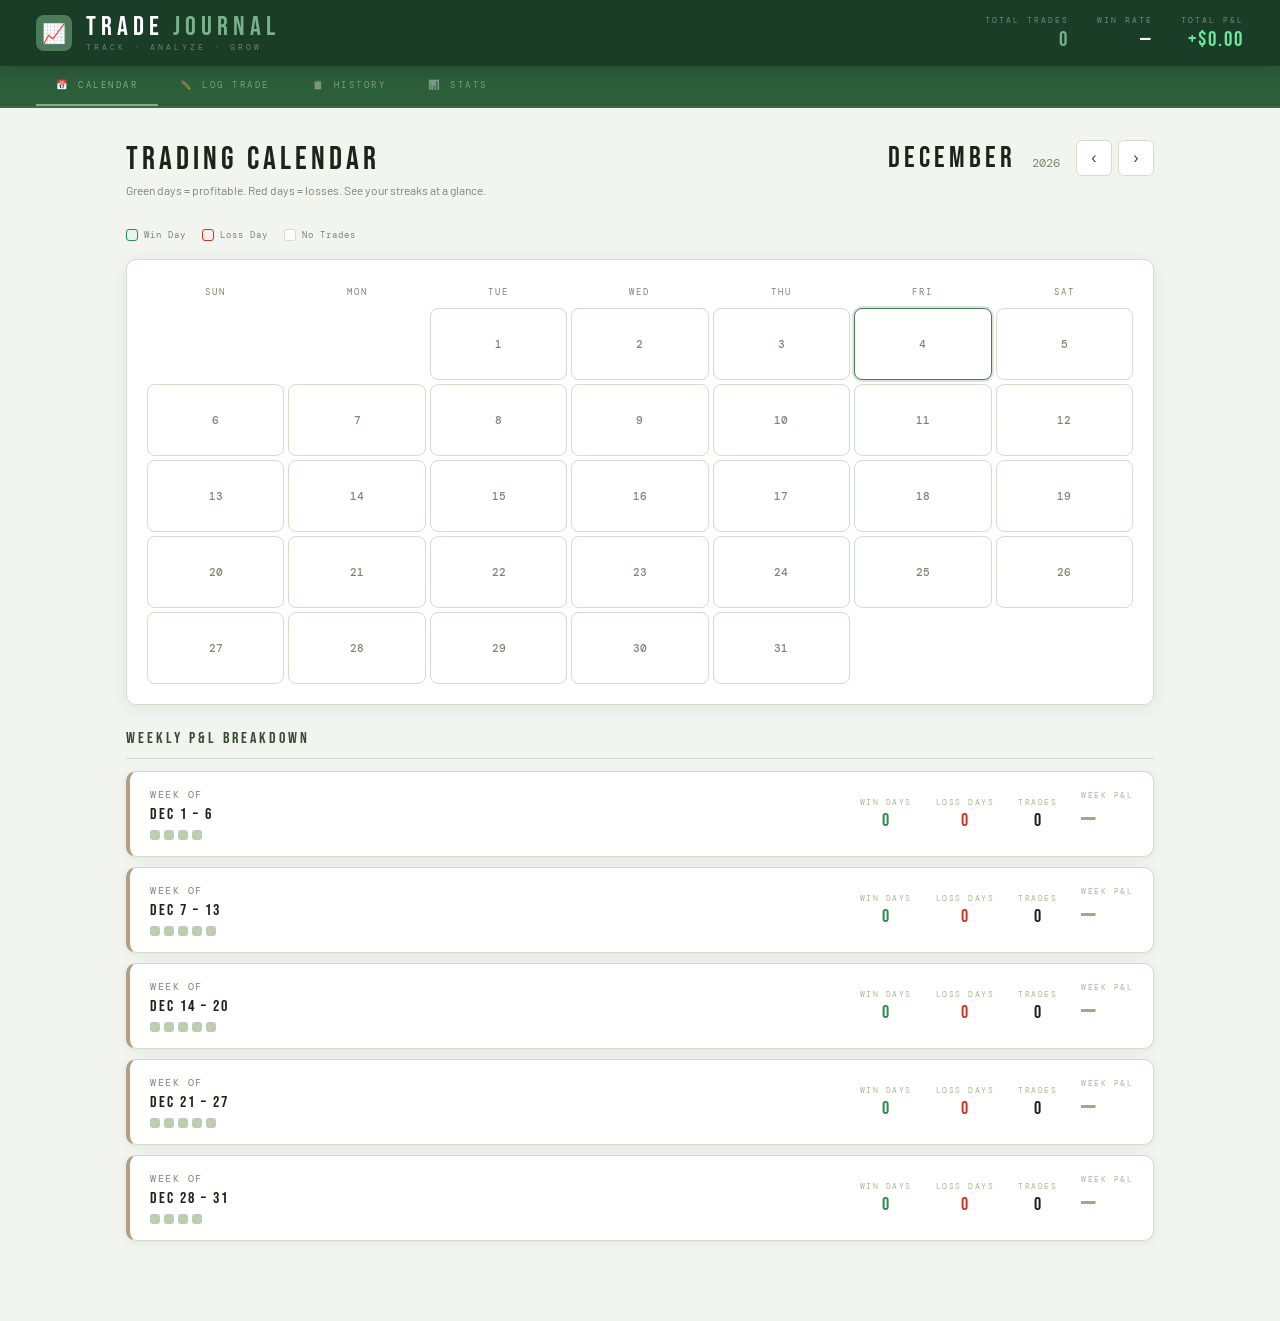
<file: green-theme/trade-journal-green-standalone.html>
<!DOCTYPE html>
<html lang="en">
<head>
<meta charset="UTF-8">
<meta name="viewport" content="width=device-width, initial-scale=1.0">
<title>Green Trading Journal</title>
<link href="https://fonts.googleapis.com/css2?family=Bebas+Neue&family=Barlow:wght@300;400;500;600&family=DM+Mono:wght@300;400&display=swap" rel="stylesheet">
<style>
:root {
  --bg: #f2f4ef;
  --bg2: #ffffff;
  --bg3: #eaede4;
  --bg4: #e0e5d8;

  --green1: #4a7c59;
  --green2: #2d5e3a;
  --green3: #1a3d28;
  --green-lt: #7ab08a;
  --green-bg: #eaf2ec;
  --green-mid: #b8d4c0;

  --nude: #c8b89a;
  --nude2: #b0a080;
  --nude3: #988868;
  --nude-lt: #e8ddd0;
  --nude-bg: #f5f0e8;

  --win: #2d8a4e;
  --win-bg: #e8f5ed;
  --win-bright: #22c55e;
  --loss: #c0392b;
  --loss-bg: #fdecea;
  --loss-bright: #ef4444;

  --text: #1a2418;
  --text2: #3a4a36;
  --text3: #7a8870;
  --text4: #aab898;

  --border: #d4dcca;
  --border2: #c0ccb0;
  --shadow: rgba(45, 94, 58, 0.08);
  --shadow2: rgba(45, 94, 58, 0.16);

  --heading: "Bebas Neue", sans-serif;
  --body: "Barlow", sans-serif;
  --mono: "DM Mono", monospace;
}

* {
  margin: 0;
  padding: 0;
  box-sizing: border-box;
}
body {
  background: var(--bg);
  color: var(--text);
  font-family: var(--body);
  font-size: 13.5px;
  min-height: 100vh;
}
::-webkit-scrollbar {
  width: 5px;
}
::-webkit-scrollbar-track {
  background: var(--bg3);
}
::-webkit-scrollbar-thumb {
  background: var(--green-mid);
  border-radius: 10px;
}

/* ── HEADER ── */
header {
  background: var(--green3);
  padding: 0 36px;
  display: flex;
  align-items: center;
  justify-content: space-between;
  height: 66px;
  box-shadow: 0 3px 20px rgba(0, 0, 0, 0.2);
  position: sticky;
  top: 0;
  z-index: 100;
}
.logo {
  display: flex;
  align-items: center;
  gap: 14px;
}
.logo-icon {
  width: 36px;
  height: 36px;
  background: var(--green1);
  border-radius: 8px;
  display: flex;
  align-items: center;
  justify-content: center;
  font-size: 1.2rem;
}
.logo-wrap {
}
.logo-text {
  font-family: var(--heading);
  font-size: 1.7rem;
  letter-spacing: 5px;
  color: #fff;
  line-height: 1;
}
.logo-text span {
  color: var(--green-lt);
}
.logo-sub {
  font-family: var(--mono);
  font-size: 0.48rem;
  letter-spacing: 3px;
  text-transform: uppercase;
  color: rgba(255, 255, 255, 0.35);
}
.header-stats {
  display: flex;
  gap: 28px;
}
.hstat {
  text-align: right;
}
.hstat-label {
  font-family: var(--mono);
  font-size: 0.48rem;
  letter-spacing: 2px;
  text-transform: uppercase;
  color: rgba(255, 255, 255, 0.38);
  margin-bottom: 2px;
}
.hstat-value {
  font-family: var(--heading);
  font-size: 1.3rem;
  letter-spacing: 2px;
  color: #fff;
}
.hstat-value.win {
  color: #6ee89a;
}
.hstat-value.loss {
  color: #f09080;
}
.hstat-value.grn {
  color: var(--green-lt);
}

/* ── TABS ── */
.tabs {
  background: var(--green2);
  border-bottom: 2px solid rgba(255, 255, 255, 0.08);
  padding: 0 36px;
  display: flex;
  gap: 2px;
}
.tab {
  font-family: var(--mono);
  font-size: 0.58rem;
  letter-spacing: 2.5px;
  text-transform: uppercase;
  padding: 13px 20px;
  cursor: pointer;
  color: rgba(255, 255, 255, 0.4);
  border: none;
  background: none;
  border-bottom: 2.5px solid transparent;
  transition: all 0.2s;
}
.tab:hover {
  color: rgba(255, 255, 255, 0.75);
}
.tab.active {
  color: var(--green-lt);
  border-bottom-color: var(--green-lt);
}

/* ── LAYOUT ── */
main {
  max-width: 1100px;
  margin: 0 auto;
  padding: 32px 36px 80px;
}
.panel {
  display: none;
}
.panel.active {
  display: block;
}

/* ── TITLES ── */
.page-title {
  font-family: var(--heading);
  font-size: 2rem;
  letter-spacing: 4px;
  color: var(--text);
  margin-bottom: 4px;
}
.page-sub {
  font-size: 0.75rem;
  color: var(--text3);
  margin-bottom: 24px;
}

/* ── CARD ── */
.card {
  background: var(--bg2);
  border: 1.5px solid var(--border);
  border-radius: 10px;
  padding: 22px;
  box-shadow: 0 3px 16px var(--shadow);
  margin-bottom: 16px;
}

/* ── BLOCK LABEL ── */
.block-label {
  font-family: var(--heading);
  font-size: 0.9rem;
  letter-spacing: 3px;
  color: var(--green1);
  margin: 0 0 14px;
  display: flex;
  align-items: center;
  gap: 12px;
}
.block-label::after {
  content: "";
  flex: 1;
  height: 1.5px;
  background: linear-gradient(to right, var(--green-mid), transparent);
}

/* ── FORMS ── */
.form-grid-3 {
  display: grid;
  grid-template-columns: repeat(3, 1fr);
  gap: 14px;
  margin-bottom: 14px;
}
.form-grid-2 {
  display: grid;
  grid-template-columns: 1fr 1fr;
  gap: 14px;
  margin-bottom: 14px;
}
.field label {
  display: block;
  font-family: var(--mono);
  font-size: 0.52rem;
  letter-spacing: 2px;
  text-transform: uppercase;
  color: var(--text3);
  margin-bottom: 7px;
}
.field input,
.field select,
.field textarea {
  width: 100%;
  background: var(--bg3);
  border: 1.5px solid var(--border);
  border-radius: 6px;
  color: var(--text);
  font-family: var(--body);
  font-size: 0.88rem;
  font-weight: 500;
  padding: 10px 13px;
  outline: none;
  transition: all 0.2s;
  appearance: none;
  -webkit-appearance: none;
}
.field input:focus,
.field select:focus,
.field textarea:focus {
  border-color: var(--green1);
  background: var(--bg2);
  box-shadow: 0 0 0 3px rgba(74, 124, 89, 0.1);
}
.field input::placeholder {
  color: var(--text4);
}
.field textarea {
  resize: vertical;
  min-height: 72px;
  line-height: 1.6;
}
.field select option {
  background: #fff;
  color: var(--text);
}
.field input[readonly] {
  cursor: default;
  font-family: var(--mono);
}

/* ── PILLS ── */
.pill-grid {
  display: flex;
  gap: 8px;
  flex-wrap: wrap;
}
.pill {
  background: var(--bg3);
  border: 1.5px solid var(--border);
  border-radius: 5px;
  color: var(--text2);
  font-family: var(--mono);
  font-size: 0.6rem;
  letter-spacing: 1px;
  text-transform: uppercase;
  padding: 7px 14px;
  cursor: pointer;
  transition: all 0.15s;
}
.pill:hover {
  border-color: var(--green1);
  color: var(--green1);
  background: var(--green-bg);
}

/* ── SETUP PILLS ── */
.setup-pill-grid {
  display: flex;
  gap: 8px;
  flex-wrap: wrap;
}
.setup-pill {
  background: var(--bg3);
  border: 1.5px solid var(--border);
  border-radius: 5px;
  color: var(--text2);
  font-family: var(--mono);
  font-size: 0.6rem;
  letter-spacing: 1px;
  text-transform: uppercase;
  padding: 7px 14px;
  cursor: pointer;
  transition: all 0.15s;
}
.setup-pill:hover {
  border-color: var(--green1);
  color: var(--green1);
  background: var(--green-bg);
}
.setup-pill.on {
  background: var(--green-bg);
  border-color: var(--green1);
  color: var(--green2);
  font-weight: 600;
}
.pill.on {
  background: var(--green-bg);
  border-color: var(--green1);
  color: var(--green2);
  font-weight: 600;
}

/* ── RULE CHECKS ── */
.rule-grid {
  display: grid;
  grid-template-columns: 1fr 1fr;
  gap: 8px;
}
.rule-item {
  display: flex;
  align-items: center;
  gap: 10px;
  background: var(--bg3);
  border: 1.5px solid var(--border);
  border-radius: 6px;
  padding: 10px 14px;
  cursor: pointer;
  font-size: 0.78rem;
  font-weight: 500;
  color: var(--text2);
  transition: all 0.15s;
}
.rule-item:hover {
  border-color: var(--green1);
  background: var(--green-bg);
}
.rule-item.on {
  background: var(--green-bg);
  border-color: var(--green1);
  color: var(--green2);
}
.chk {
  width: 16px;
  height: 16px;
  border: 2px solid var(--border2);
  border-radius: 4px;
  flex-shrink: 0;
  display: flex;
  align-items: center;
  justify-content: center;
  font-size: 0.62rem;
  font-weight: 700;
  background: var(--bg2);
  transition: all 0.15s;
}
.rule-item.on .chk {
  background: var(--green1);
  border-color: var(--green1);
  color: white;
}

/* ── GRADE ── */
.grade-row {
  display: flex;
  gap: 10px;
}
.grade-btn {
  flex: 1;
  background: var(--bg3);
  border: 1.5px solid var(--border);
  border-radius: 8px;
  color: var(--text3);
  font-family: var(--heading);
  font-size: 1.8rem;
  letter-spacing: 2px;
  padding: 12px 4px 8px;
  cursor: pointer;
  transition: all 0.18s;
  text-align: center;
}
.grade-sub {
  display: block;
  font-family: var(--mono);
  font-size: 0.48rem;
  letter-spacing: 1.5px;
  text-transform: uppercase;
  margin-top: 3px;
  color: var(--text4);
}
.grade-btn:hover {
  border-color: var(--green1);
  transform: translateY(-2px);
  box-shadow: 0 4px 12px var(--shadow);
}
.grade-btn.on-A {
  background: var(--win-bg);
  border-color: var(--win);
  color: var(--win);
}
.grade-btn.on-A .grade-sub {
  color: var(--win);
}
.grade-btn.on-B {
  background: var(--green-bg);
  border-color: var(--green1);
  color: var(--green1);
}
.grade-btn.on-B .grade-sub {
  color: var(--green1);
}
.grade-btn.on-C {
  background: var(--nude-bg);
  border-color: var(--nude2);
  color: var(--nude3);
}
.grade-btn.on-C .grade-sub {
  color: var(--nude2);
}
.grade-btn.on-D {
  background: var(--loss-bg);
  border-color: var(--loss);
  color: var(--loss);
}
.grade-btn.on-D .grade-sub {
  color: var(--loss);
}
.grade-btn.on-F {
  background: #fff0ee;
  border-color: #a03020;
  color: #a03020;
}
.grade-btn.on-F .grade-sub {
  color: #a03020;
}

/* ── SAVE BTN ── */
.save-btn {
  width: 100%;
  background: linear-gradient(135deg, var(--green1), var(--green2));
  color: #fff;
  border: none;
  border-radius: 8px;
  font-family: var(--heading);
  font-size: 1.1rem;
  letter-spacing: 5px;
  padding: 16px;
  cursor: pointer;
  margin-top: 22px;
  transition: all 0.2s;
  box-shadow: 0 6px 20px rgba(45, 94, 58, 0.28);
}
.save-btn:hover {
  transform: translateY(-2px);
  box-shadow: 0 10px 28px rgba(45, 94, 58, 0.38);
}

/* ── HISTORY HEADER ── */
.history-header {
  display: flex;
  justify-content: space-between;
  align-items: flex-end;
  margin-bottom: 20px;
}
.btn-row {
  display: flex;
  gap: 8px;
}
.btn-ghost {
  background: var(--bg2);
  border: 1.5px solid var(--border);
  color: var(--text2);
  font-family: var(--mono);
  font-size: 0.55rem;
  letter-spacing: 1.5px;
  text-transform: uppercase;
  padding: 8px 14px;
  border-radius: 6px;
  cursor: pointer;
  transition: all 0.15s;
}
.btn-ghost:hover {
  border-color: var(--green1);
  color: var(--green1);
  background: var(--green-bg);
}
.btn-ghost.danger:hover {
  border-color: var(--loss);
  color: var(--loss);
  background: var(--loss-bg);
}
.import-label {
  cursor: pointer;
  display: inline-flex;
  align-items: center;
  justify-content: center;
}
.import-label:hover {
  border-color: var(--green1);
  color: var(--green1);
  background: var(--green-bg);
}

/* ══════════════════════════════════════════
     CALENDAR
  ══════════════════════════════════════════ */
.cal-nav {
  display: flex;
  align-items: center;
  justify-content: space-between;
  margin-bottom: 20px;
}
.cal-month {
  font-family: var(--heading);
  font-size: 1.8rem;
  letter-spacing: 4px;
  color: var(--text);
}
.cal-year {
  font-family: var(--mono);
  font-size: 0.75rem;
  color: var(--text3);
  margin-left: 8px;
}
.nav-btn {
  background: var(--bg2);
  border: 1.5px solid var(--border);
  color: var(--text2);
  width: 36px;
  height: 36px;
  border-radius: 6px;
  cursor: pointer;
  font-size: 1rem;
  transition: all 0.15s;
  display: flex;
  align-items: center;
  justify-content: center;
}
.nav-btn:hover {
  border-color: var(--green1);
  color: var(--green1);
  background: var(--green-bg);
}

.cal-grid-header {
  display: grid;
  grid-template-columns: repeat(7, 1fr);
  gap: 4px;
  margin-bottom: 4px;
}
.cal-dow {
  text-align: center;
  font-family: var(--mono);
  font-size: 0.55rem;
  letter-spacing: 2px;
  text-transform: uppercase;
  color: var(--text3);
  padding: 6px 0;
}

.cal-grid {
  display: grid;
  grid-template-columns: repeat(7, 1fr);
  gap: 4px;
}
.cal-day {
  height: 72px;
  border-radius: 8px;
  display: flex;
  flex-direction: column;
  align-items: center;
  justify-content: center;
  cursor: pointer;
  transition: all 0.15s;
  background: var(--bg2);
  border: 1.5px solid var(--border);
  position: relative;
  padding: 6px 4px;
  box-sizing: border-box;
}
.cal-day:hover {
  border-color: var(--green1);
  transform: translateY(-1px);
  box-shadow: 0 3px 10px var(--shadow);
}
.cal-day.empty {
  display: none;
}
.cal-day.empty:hover {
  transform: none;
  box-shadow: none;
}
.cal-day.today {
  border-color: var(--green1);
  box-shadow: 0 0 0 2px rgba(74, 124, 89, 0.2);
}
.cal-day.win-day {
  background: var(--win-bg);
  border-color: var(--win);
}
.cal-day.loss-day {
  background: var(--loss-bg);
  border-color: var(--loss);
}
.cal-day.flat-day {
  background: var(--nude-bg);
  border-color: var(--nude2);
}
.cal-day-num {
  font-family: var(--mono);
  font-size: 0.68rem;
  font-weight: 500;
  color: var(--text3);
  line-height: 1;
}
.cal-day.win-day .cal-day-num {
  color: var(--win);
  font-weight: 600;
}
.cal-day.loss-day .cal-day-num {
  color: var(--loss);
  font-weight: 600;
}
.cal-day.flat-day .cal-day-num {
  color: var(--nude3);
}
.cal-day-pnl {
  font-family: var(--mono);
  font-size: 0.6rem;
  font-weight: 500;
  margin-top: 3px;
  line-height: 1;
}
.cal-day.win-day .cal-day-pnl {
  color: var(--win);
}
.cal-day.loss-day .cal-day-pnl {
  color: var(--loss);
}
.cal-day-trades {
  font-size: 0.52rem;
  color: var(--text4);
  margin-top: 2px;
}
.cal-day.win-day .cal-day-trades {
  color: var(--green-lt);
}
.cal-day.loss-day .cal-day-trades {
  color: #e89888;
}

/* ── WEEKLY SUMMARY ── */
.weekly-section {
  margin-top: 24px;
}
.weekly-title {
  font-family: var(--heading);
  font-size: 1rem;
  letter-spacing: 3px;
  color: var(--text2);
  margin-bottom: 12px;
  padding-bottom: 10px;
  border-bottom: 1.5px solid var(--border);
}

.week-cards {
  display: flex;
  flex-direction: column;
  gap: 10px;
}
.week-card {
  background: var(--bg2);
  border: 1.5px solid var(--border);
  border-radius: 10px;
  padding: 16px 20px;
  display: flex;
  align-items: center;
  justify-content: space-between;
  box-shadow: 0 2px 10px var(--shadow);
  transition: all 0.15s;
}
.week-card:hover {
  box-shadow: 0 4px 16px var(--shadow2);
}
.week-card.week-win {
  border-left: 4px solid var(--win);
}
.week-card.week-loss {
  border-left: 4px solid var(--loss);
}
.week-card.week-flat {
  border-left: 4px solid var(--nude2);
}

.week-label {
  font-family: var(--mono);
  font-size: 0.6rem;
  letter-spacing: 1.5px;
  text-transform: uppercase;
  color: var(--text3);
  margin-bottom: 4px;
}
.week-dates {
  font-family: var(--heading);
  font-size: 1rem;
  letter-spacing: 2px;
  color: var(--text);
}
.week-stats {
  display: flex;
  gap: 24px;
  align-items: center;
}
.week-stat {
  text-align: center;
}
.week-stat-label {
  font-family: var(--mono);
  font-size: 0.5rem;
  letter-spacing: 1.5px;
  text-transform: uppercase;
  color: var(--text4);
  margin-bottom: 3px;
}
.week-stat-val {
  font-family: var(--heading);
  font-size: 1.1rem;
  letter-spacing: 1px;
  color: var(--text);
}
.week-stat-val.w {
  color: var(--win);
}
.week-stat-val.l {
  color: var(--loss);
}
.week-pnl {
  font-family: var(--heading);
  font-size: 1.8rem;
  letter-spacing: 2px;
}
.week-pnl.w {
  color: var(--win);
}
.week-pnl.l {
  color: var(--loss);
}
.week-pnl.f {
  color: var(--nude2);
}

.week-days {
  display: flex;
  gap: 4px;
}
.week-dot {
  width: 10px;
  height: 10px;
  border-radius: 3px;
}
.week-dot.w {
  background: var(--win-bright);
}
.week-dot.l {
  background: var(--loss-bright);
}
.week-dot.n {
  background: var(--border2);
}

/* ── TRADE HISTORY CARDS ── */
.trade-card {
  background: var(--bg2);
  border: 1.5px solid var(--border);
  border-radius: 10px;
  padding: 18px 20px;
  margin-bottom: 10px;
  transition: all 0.15s;
  box-shadow: 0 2px 10px var(--shadow);
}
.trade-card:hover {
  box-shadow: 0 5px 20px var(--shadow2);
}
.trade-card.is-win {
  border-left: 4px solid var(--win);
}
.trade-card.is-loss {
  border-left: 4px solid var(--loss);
}
.tc-top {
  display: flex;
  justify-content: space-between;
  align-items: center;
  margin-bottom: 10px;
}
.tc-ticker {
  font-family: var(--heading);
  font-size: 1.5rem;
  letter-spacing: 3px;
  color: var(--text);
}
.tc-dir {
  font-family: var(--mono);
  font-size: 0.58rem;
  letter-spacing: 1.5px;
  text-transform: uppercase;
  padding: 3px 9px;
  border-radius: 4px;
  margin-left: 8px;
}
.tc-dir.call {
  background: var(--win-bg);
  color: var(--win);
}
.tc-dir.put {
  background: var(--loss-bg);
  color: var(--loss);
}
.tc-pnl {
  font-family: var(--heading);
  font-size: 1.5rem;
  letter-spacing: 2px;
}
.tc-pnl.w {
  color: var(--win);
}
.tc-pnl.l {
  color: var(--loss);
}
.tc-pnl.b {
  color: var(--nude2);
}
.tc-meta {
  display: flex;
  gap: 18px;
  flex-wrap: wrap;
  margin-bottom: 10px;
}
.tc-meta-item {
  display: flex;
  flex-direction: column;
  gap: 2px;
}
.tc-meta-lbl {
  font-family: var(--mono);
  font-size: 0.48rem;
  letter-spacing: 1.5px;
  text-transform: uppercase;
  color: var(--text4);
}
.tc-meta-val {
  font-family: var(--mono);
  font-size: 0.74rem;
  color: var(--text2);
}
.tc-tags {
  display: flex;
  gap: 5px;
  flex-wrap: wrap;
  margin-bottom: 8px;
}
.ttag {
  font-family: var(--mono);
  font-size: 0.52rem;
  letter-spacing: 1px;
  text-transform: uppercase;
  padding: 3px 8px;
  border-radius: 3px;
}
.ttag-rule {
  background: var(--green-bg);
  color: var(--green2);
}
.ttag-emotion {
  background: var(--nude-bg);
  color: var(--nude3);
}
.ttag-grade {
  background: var(--bg3);
  color: var(--text2);
}
.ttag-grade.A {
  background: var(--win-bg);
  color: var(--win);
}
.ttag-grade.B {
  background: var(--green-bg);
  color: var(--green1);
}
.tc-notes {
  border-top: 1.5px solid var(--border);
  padding-top: 10px;
  font-size: 0.78rem;
  color: var(--text2);
  line-height: 1.7;
}
.tc-notes strong {
  color: var(--text);
  font-weight: 600;
}
.del-btn {
  background: none;
  border: none;
  color: var(--text4);
  cursor: pointer;
  font-size: 0.85rem;
  padding: 4px 8px;
  border-radius: 4px;
  transition: all 0.15s;
}
.del-btn:hover {
  color: var(--loss);
  background: var(--loss-bg);
}
.edit-btn:hover {
  color: var(--green1) !important;
  background: var(--green-bg) !important;
}
.day-add-cta {
  background: var(--green-bg);
  color: var(--green2);
  border: 1.5px solid var(--green-mid);
  border-radius: 6px;
  font-family: var(--mono);
  font-size: 0.58rem;
  letter-spacing: 1px;
  text-transform: uppercase;
  padding: 7px 10px;
  cursor: pointer;
  transition: all 0.15s;
  font-weight: 700;
}
.day-add-cta:hover {
  background: var(--green1);
  border-color: var(--green1);
  color: #fff;
  transform: translateY(-1px);
}
/* ── MODAL OVERLAY ── */
.modal-overlay {
  display: none;
  position: fixed;
  inset: 0;
  background: rgba(0, 0, 0, 0.55);
  z-index: 500;
  overflow-y: auto;
  padding: 20px;
  -webkit-overflow-scrolling: touch;
}
.modal-box {
  background: var(--bg2);
  border-radius: 12px;
  max-width: 560px;
  margin: 0 auto;
  padding: 24px;
  box-shadow: 0 20px 60px rgba(0, 0, 0, 0.3);
}
.modal-title {
  font-family: var(--heading);
  font-size: 1.4rem;
  letter-spacing: 3px;
  color: var(--text);
}
.modal-section {
  font-family: var(--mono);
  font-size: 0.52rem;
  letter-spacing: 2px;
  text-transform: uppercase;
  color: var(--text3);
  margin: 16px 0 10px;
}
.modal-footer {
  display: flex;
  gap: 8px;
  justify-content: flex-end;
  border-top: 1.5px solid var(--border);
  padding-top: 16px;
  margin-top: 4px;
  flex-wrap: wrap;
}

/* ── EMPTY ── */
.empty {
  text-align: center;
  padding: 80px 20px;
}
.empty-icon {
  font-size: 3rem;
  margin-bottom: 14px;
}
.empty-title {
  font-family: var(--heading);
  font-size: 1.8rem;
  letter-spacing: 4px;
  color: var(--text4);
  margin-bottom: 6px;
}
.empty-sub {
  font-family: var(--mono);
  font-size: 0.6rem;
  letter-spacing: 2px;
  color: var(--text4);
}

/* ── STATS ── */
.stats-top {
  display: grid;
  grid-template-columns: repeat(4, 1fr);
  gap: 14px;
  margin-bottom: 16px;
}
.stat-box {
  background: var(--bg2);
  border: 1.5px solid var(--border);
  border-radius: 10px;
  padding: 18px;
  box-shadow: 0 3px 14px var(--shadow);
  position: relative;
  overflow: hidden;
}
.stat-box::after {
  content: "";
  position: absolute;
  bottom: -12px;
  right: -12px;
  width: 60px;
  height: 60px;
  border-radius: 50%;
  background: linear-gradient(135deg, var(--green-bg), transparent);
}
.stat-lbl {
  font-family: var(--mono);
  font-size: 0.52rem;
  letter-spacing: 2px;
  text-transform: uppercase;
  color: var(--text3);
  margin-bottom: 10px;
}
.stat-val {
  font-family: var(--heading);
  font-size: 2.2rem;
  letter-spacing: 2px;
  color: var(--text);
  line-height: 1;
  margin-bottom: 5px;
}
.stat-val.grn {
  color: var(--green1);
}
.stat-val.win {
  color: var(--win);
}
.stat-val.loss {
  color: var(--loss);
}
.stat-val.nude {
  color: var(--nude2);
}
.stat-hint {
  font-family: var(--mono);
  font-size: 0.52rem;
  color: var(--text4);
}
.stats-bottom {
  display: grid;
  grid-template-columns: 1fr 1fr;
  gap: 14px;
}
.stat-panel {
  background: var(--bg2);
  border: 1.5px solid var(--border);
  border-radius: 10px;
  padding: 18px;
  box-shadow: 0 3px 14px var(--shadow);
}
.stat-panel-title {
  font-family: var(--mono);
  font-size: 0.55rem;
  letter-spacing: 2px;
  text-transform: uppercase;
  color: var(--text3);
  margin-bottom: 14px;
  padding-bottom: 10px;
  border-bottom: 1.5px solid var(--border);
}
.bar-row {
  display: flex;
  align-items: center;
  gap: 10px;
  margin-bottom: 9px;
}
.bar-lbl {
  font-family: var(--mono);
  font-size: 0.62rem;
  color: var(--text2);
  width: 100px;
  flex-shrink: 0;
  white-space: nowrap;
  overflow: hidden;
  text-overflow: ellipsis;
}
.bar-track {
  flex: 1;
  height: 6px;
  background: var(--bg3);
  border-radius: 10px;
  overflow: hidden;
}
.bar-fill {
  height: 100%;
  border-radius: 10px;
  transition: width 0.5s ease;
}
.bar-fill.grn {
  background: linear-gradient(to right, var(--green-lt), var(--green1));
}
.bar-fill.nude {
  background: linear-gradient(to right, var(--nude-lt), var(--nude2));
}
.bar-fill.win {
  background: linear-gradient(to right, #80d4a8, var(--win));
}
.bar-n {
  font-family: var(--mono);
  font-size: 0.6rem;
  color: var(--text4);
  width: 22px;
  text-align: right;
}
.no-data {
  font-family: var(--mono);
  font-size: 0.6rem;
  color: var(--text4);
  text-align: center;
  padding: 20px 0;
}

/* ── CAL LEGEND ── */
.cal-legend {
  display: flex;
  gap: 16px;
  margin-bottom: 18px;
}
.leg-item {
  display: flex;
  align-items: center;
  gap: 6px;
  font-family: var(--mono);
  font-size: 0.58rem;
  letter-spacing: 1px;
  color: var(--text3);
}
.leg-dot {
  width: 12px;
  height: 12px;
  border-radius: 3px;
}
.leg-dot.w {
  background: var(--win-bg);
  border: 1.5px solid var(--win);
}
.leg-dot.l {
  background: var(--loss-bg);
  border: 1.5px solid var(--loss);
}
.leg-dot.n {
  background: var(--bg2);
  border: 1.5px solid var(--border);
}

/* ── BOTTOM NAV (mobile) ── */
.bottom-nav {
  display: none;
  position: fixed;
  bottom: 0;
  left: 0;
  right: 0;
  background: var(--green3);
  border-top: 1.5px solid var(--green2);
  z-index: 200;
  padding: 0;
  box-shadow: 0 -4px 20px rgba(0, 0, 0, 0.2);
}
.bottom-nav-inner {
  display: flex;
}
.bnav-btn {
  flex: 1;
  background: none;
  border: none;
  color: rgba(255, 255, 255, 0.4);
  display: flex;
  flex-direction: column;
  align-items: center;
  justify-content: center;
  gap: 3px;
  padding: 10px 4px 12px;
  cursor: pointer;
  transition: all 0.15s;
  font-family: var(--mono);
  font-size: 0.5rem;
  letter-spacing: 1px;
  text-transform: uppercase;
}
.bnav-btn .bicon {
  font-size: 1.3rem;
  line-height: 1;
}
.bnav-btn.active {
  color: var(--green-lt);
}
.bnav-btn:active {
  background: rgba(255, 255, 255, 0.05);
}

/* ── BACKUP BANNER ── */
.backup-banner {
  background: var(--green-bg);
  border: 1.5px solid var(--green-mid);
  border-radius: 10px;
  padding: 14px 18px;
  margin-bottom: 16px;
  display: flex;
  align-items: center;
  justify-content: space-between;
  gap: 12px;
  flex-wrap: wrap;
}
.backup-text {
  font-size: 0.75rem;
  color: var(--text2);
  font-weight: 500;
}
.backup-text strong {
  color: var(--green1);
  font-weight: 700;
}
.backup-text span {
  display: block;
  font-size: 0.65rem;
  color: var(--text3);
  margin-top: 2px;
}
.backup-btns {
  display: flex;
  gap: 8px;
  flex-shrink: 0;
}
.backup-btn {
  background: var(--green1);
  color: white;
  border: none;
  border-radius: 6px;
  font-family: var(--mono);
  font-size: 0.6rem;
  letter-spacing: 1.5px;
  text-transform: uppercase;
  padding: 8px 14px;
  cursor: pointer;
  transition: all 0.15s;
  font-weight: 600;
}
.backup-btn:hover {
  background: var(--green2);
}
.backup-btn.import-btn {
  background: var(--nude2);
}
.backup-btn.import-btn:hover {
  background: var(--nude3);
}
.import-label2 {
  cursor: pointer;
}
/* ══════════════════════════════════════════
     RESPONSIVE — TABLET (≤900px)
  ══════════════════════════════════════════ */
@media (max-width: 900px) {
  main {
    max-width: 100%;
    padding: 24px 20px 80px;
  }
  .stats-top {
    grid-template-columns: 1fr 1fr;
  }
  .form-grid-3 {
    grid-template-columns: 1fr 1fr;
  }
  .week-stats {
    gap: 14px;
  }
}

/* ══════════════════════════════════════════
     RESPONSIVE — MOBILE (≤700px)
  ══════════════════════════════════════════ */
@media (max-width: 700px) {
  /* ── HEADER ── */
  header {
    padding: 0 16px;
    height: 56px;
  }
  .logo-icon {
    width: 28px;
    height: 28px;
    font-size: 0.95rem;
  }
  .logo-text {
    font-size: 1.35rem;
    letter-spacing: 3px;
  }
  .logo-sub {
    display: none;
  }
  .header-stats {
    display: none;
  }

  /* ── NAVIGATION ── */
  .tabs {
    display: none;
  }
  .bottom-nav {
    display: block;
  }

  /* ── MAIN LAYOUT ── */
  main {
    padding: 14px 12px 88px;
  }

  /* ── PAGE TITLES ── */
  .page-title {
    font-size: 1.55rem;
    letter-spacing: 2px;
  }
  .page-sub {
    font-size: 0.7rem;
    margin-bottom: 16px;
  }

  /* ── CARDS ── */
  .card {
    padding: 14px 14px;
    border-radius: 8px;
    margin-bottom: 12px;
  }

  /* ── BLOCK LABEL ── */
  .block-label {
    font-size: 0.78rem;
    margin-bottom: 10px;
  }

  /* ── FORM GRIDS → SINGLE COLUMN ── */
  .form-grid-3,
  .form-grid-2,
  .rule-grid,
  .stats-bottom {
    grid-template-columns: 1fr;
    gap: 10px;
  }

  /* 2-col for stats top */
  .stats-top {
    grid-template-columns: 1fr 1fr;
    gap: 10px;
  }

  /* ── INPUTS — prevent zoom on iOS ── */
  .field input,
  .field select,
  .field textarea {
    font-size: 16px;
    padding: 12px 13px;
  }
  .field label {
    font-size: 0.58rem;
  }
  .field textarea {
    min-height: 80px;
  }

  /* ── PILLS ── */
  .pill {
    font-size: 0.63rem;
    padding: 8px 13px;
  }

  /* ── RULES ── */
  .rule-item {
    padding: 11px 14px;
    font-size: 0.8rem;
  }
  .chk {
    width: 20px;
    height: 20px;
    font-size: 0.7rem;
  }

  /* ── GRADE BUTTONS ── */
  .grade-row {
    gap: 6px;
  }
  .grade-btn {
    font-size: 1.45rem;
    padding: 10px 2px 6px;
  }
  .grade-sub {
    font-size: 0.43rem;
  }

  /* ── SAVE BUTTON ── */
  .save-btn {
    padding: 18px;
    font-size: 0.95rem;
    letter-spacing: 4px;
    margin-top: 14px;
  }

  /* ── CALENDAR ── */
  .cal-day {
    height: 48px;
    border-radius: 5px;
    padding: 3px 2px;
  }
  .cal-day-num {
    font-size: 0.6rem;
  }
  .cal-day-pnl {
    font-size: 0.5rem;
    margin-top: 2px;
  }
  .cal-day-trades {
    display: none;
  }
  .cal-dow {
    font-size: 0.46rem;
    padding: 4px 0;
    letter-spacing: 1px;
  }
  .cal-grid,
  .cal-grid-header {
    gap: 2px;
  }
  .cal-grid {
    grid-template-columns: repeat(7, minmax(0, 1fr));
  }
  .cal-grid-header {
    grid-template-columns: repeat(7, minmax(0, 1fr));
  }
  .cal-month {
    font-size: 1.4rem;
  }
  .cal-year {
    font-size: 0.68rem;
  }
  .cal-nav {
    margin-bottom: 14px;
  }
  .cal-legend {
    gap: 10px;
    flex-wrap: wrap;
    margin-bottom: 12px;
  }
  .leg-item {
    font-size: 0.54rem;
  }

  /* calendar top header row */
  #panel-calendar > div:first-child {
    flex-direction: column;
    gap: 8px;
    margin-bottom: 6px;
  }
  #panel-calendar > div:first-child .cal-nav {
    width: 100%;
    justify-content: space-between;
    margin-bottom: 0;
  }

  /* ── WEEKLY CARDS ── */
  .week-card {
    flex-direction: column;
    gap: 10px;
    padding: 12px 14px;
  }
  .week-stats {
    justify-content: space-between;
    width: 100%;
    gap: 6px;
    flex-wrap: wrap;
  }
  .week-pnl {
    font-size: 1.35rem;
  }
  .week-dates {
    font-size: 0.9rem;
  }
  .week-label {
    font-size: 0.52rem;
  }

  /* ── TRADE HISTORY CARDS ── */
  .tc-ticker {
    font-size: 1.15rem;
  }
  .tc-pnl {
    font-size: 1.15rem;
  }
  .tc-meta {
    gap: 12px;
  }
  .tc-meta-val {
    font-size: 0.7rem;
  }
  .trade-card {
    padding: 14px 14px;
  }

  /* ── HISTORY HEADER ── */
  .history-header {
    flex-direction: column;
    gap: 10px;
    align-items: flex-start;
  }
  .btn-row {
    width: 100%;
    justify-content: stretch;
  }
  .btn-ghost {
    flex: 1;
    text-align: center;
    padding: 10px 6px;
    font-size: 0.5rem;
  }

  /* ── STAT BOXES ── */
  .stat-box {
    padding: 14px;
  }
  .stat-val {
    font-size: 1.75rem;
  }
  .stat-lbl {
    font-size: 0.48rem;
  }
  .stat-hint {
    font-size: 0.48rem;
  }

  /* ── BACKUP BANNER ── */
  .backup-banner {
    flex-direction: column;
    align-items: flex-start;
    gap: 10px;
    padding: 12px 14px;
  }
  .backup-btns {
    width: 100%;
  }
  .backup-btn {
    flex: 1;
    text-align: center;
    padding: 11px;
  }

  /* ── NAV BTN ── */
  .nav-btn {
    width: 34px;
    height: 34px;
    font-size: 0.9rem;
  }

  /* ── BOTTOM NAV SAFE AREA ── */
  .bottom-nav {
    padding-bottom: env(safe-area-inset-bottom, 0px);
  }
  .bnav-btn {
    padding: 8px 4px calc(10px + env(safe-area-inset-bottom, 0px)) / 2;
  }
}

/* ══════════════════════════════════════════
     RESPONSIVE — SMALL PHONES (≤380px)
  ══════════════════════════════════════════ */
@media (max-width: 380px) {
  main {
    padding: 12px 10px 88px;
  }
  .logo-text {
    font-size: 1.2rem;
    letter-spacing: 2px;
  }
  .cal-day {
    height: 42px;
  }
  .cal-day-pnl {
    display: none;
  }
  .grade-btn {
    font-size: 1.25rem;
  }
  .stats-top {
    grid-template-columns: 1fr 1fr;
    gap: 8px;
  }
  .stat-val {
    font-size: 1.5rem;
  }
}

</style>
</head>
<body>

<header>
  <div class="logo">
    <div class="logo-icon">📈</div>
    <div class="logo-wrap">
      <div class="logo-text">Trade <span>Journal</span></div>
      <div class="logo-sub">Track · Analyze · Grow</div>
    </div>
  </div>
  <div class="header-stats">
    <div class="hstat"><div class="hstat-label">Total Trades</div><div class="hstat-value grn" id="h-total">0</div></div>
    <div class="hstat"><div class="hstat-label">Win Rate</div><div class="hstat-value" id="h-wr">—</div></div>
    <div class="hstat"><div class="hstat-label">Total P&L</div><div class="hstat-value" id="h-pnl">$0.00</div></div>
  </div>
</header>

<div class="tabs">
  <button class="tab active" onclick="goTab('calendar',this)">📅 Calendar</button>
  <button class="tab" onclick="goTab('log',this)">✏️ Log Trade</button>
  <button class="tab" onclick="goTab('history',this)">📋 History</button>
  <button class="tab" onclick="goTab('stats',this)">📊 Stats</button>
</div>
<div class="bottom-nav">
  <div class="bottom-nav-inner">
    <button class="bnav-btn active" onclick="goTabMobile('calendar',this)"><span class="bicon">📅</span>Calendar</button>
    <button class="bnav-btn" onclick="goTabMobile('log',this)"><span class="bicon">✏️</span>Log</button>
    <button class="bnav-btn" onclick="goTabMobile('history',this)"><span class="bicon">📋</span>History</button>
    <button class="bnav-btn" onclick="goTabMobile('stats',this)"><span class="bicon">📊</span>Stats</button>
  </div>
</div>

<main>

  <!-- ══════════ CALENDAR ══════════ -->
  <div class="panel active" id="panel-calendar">
    <div style="display:flex;justify-content:space-between;align-items:flex-start;flex-wrap:wrap;gap:16px;margin-bottom:8px;">
      <div>
        <div class="page-title">Trading Calendar</div>
        <div class="page-sub">Green days = profitable. Red days = losses. See your streaks at a glance.</div>
      </div>
      <div class="cal-nav" style="margin-bottom:0;">
        <div style="display:flex;align-items:baseline;gap:8px;margin-right:16px;">
          <span class="cal-month" id="cal-month-label">March</span>
          <span class="cal-year" id="cal-year-label">2026</span>
        </div>
        <div style="display:flex;gap:6px;">
          <button class="nav-btn" onclick="changeMonth(-1)">‹</button>
          <button class="nav-btn" onclick="changeMonth(1)">›</button>
        </div>
      </div>
    </div>

    <div class="cal-legend">
      <div class="leg-item"><div class="leg-dot w"></div>Win Day</div>
      <div class="leg-item"><div class="leg-dot l"></div>Loss Day</div>
      <div class="leg-item"><div class="leg-dot n"></div>No Trades</div>
    </div>

    <div class="card" style="padding:20px;">
      <div class="cal-grid-header">
        <div class="cal-dow">Sun</div><div class="cal-dow">Mon</div><div class="cal-dow">Tue</div>
        <div class="cal-dow">Wed</div><div class="cal-dow">Thu</div><div class="cal-dow">Fri</div><div class="cal-dow">Sat</div>
      </div>
      <div class="cal-grid" id="cal-grid"></div>
    </div>

    <div class="weekly-section">
      <div class="weekly-title">Weekly P&L Breakdown</div>
      <div class="week-cards" id="week-cards">
        <div class="empty" style="padding:30px 0;"><div class="empty-sub">Log trades to see weekly breakdown</div></div>
      </div>
    </div>
  </div>

  <!-- ══════════ LOG ══════════ -->
  <div class="panel" id="panel-log">
    <div class="page-title">Log a Trade</div>
    <div class="page-sub">Document every trade — discipline builds the edge</div>

    <div class="card">
      <div class="block-label">Trade Details</div>
      <div class="form-grid-3">
        <div class="field"><label>Date</label><input type="date" id="f-date"></div>
        <div class="field"><label>Ticker</label><input type="text" id="f-ticker" placeholder="SPY, QQQ, AAPL..."></div>
        <div class="field"><label>Direction</label>
          <select id="f-direction">
            <option value="">Select direction...</option>
            <option value="CALL">↑ CALL — Bullish</option>
            <option value="PUT">↓ PUT — Bearish</option>
          </select>
        </div>
      </div>
      <div class="form-grid-3">
        <div class="field"><label>Strike Price ($)</label><input type="number" id="f-strike" placeholder="e.g. 580"></div>
        <div class="field"><label>Expiration Date</label><input type="date" id="f-expiry"></div>
        <div class="field"><label>Contracts</label><input type="number" id="f-contracts" value="1" min="1"></div>
      </div>
      <div class="form-grid-3">
        <div class="field"><label>Entry Price ($)</label><input type="number" id="f-entry" placeholder="e.g. 1.50" step="0.01"></div>
        <div class="field"><label>Exit Price ($)</label><input type="number" id="f-exit" placeholder="e.g. 2.10" step="0.01"></div>
        <div class="field"><label>P&L (auto-calculated)</label><input type="text" id="f-pnl-calc" readonly placeholder="Fill entry & exit..."></div>
      </div>
      <div class="form-grid-3">
        <div class="field"><label>Entry Time</label><input type="time" id="f-entry-time"></div>
        <div class="field"><label>Exit Time</label><input type="time" id="f-exit-time"></div>
        <div class="field" style="grid-column:1/-1;">
          <div style="display:flex;align-items:center;justify-content:space-between;margin-bottom:6px;">
            <label style="margin-bottom:0;">Setup Type(s)</label>
            <button class="btn-ghost" onclick="openSetupEditor()" style="font-size:0.5rem;padding:5px 12px;">✏️ Edit Setups</button>
          </div>
          <div class="setup-pill-grid" id="setup-grid"></div>
        </div>
      </div>
    </div>

    <div class="card">
      <div class="block-label">Emotional State</div>
      <div class="pill-grid" id="emotion-grid">
        <button class="pill" onclick="togglePill(this)">Confident</button>
        <button class="pill" onclick="togglePill(this)">Nervous</button>
        <button class="pill" onclick="togglePill(this)">Frustrated</button>
        <button class="pill" onclick="togglePill(this)">Focused</button>
        <button class="pill" onclick="togglePill(this)">Overwhelmed</button>
        <button class="pill" onclick="togglePill(this)">Greedy</button>
        <button class="pill" onclick="togglePill(this)">Fear of Loss</button>
        <button class="pill" onclick="togglePill(this)">Calm</button>
        <button class="pill" onclick="togglePill(this)">FOMO</button>
        <button class="pill" onclick="togglePill(this)">Revenge Mode</button>
        <button class="pill" onclick="togglePill(this)">Patient</button>
        <button class="pill" onclick="togglePill(this)">Impulsive</button>
      </div>
    </div>

    <div class="card" id="rules-card">
      <div class="block-label" style="justify-content:space-between;flex-wrap:wrap;gap:8px;">
        Rules Checklist
        <button class="btn-ghost" onclick="openRuleEditor()" style="font-size:0.5rem;padding:5px 12px;margin-left:auto;">✏️ Edit Rules</button>
      </div>
      <div class="rule-grid" id="rule-grid-dynamic"></div>
    </div>

    <!-- ── RULE EDITOR MODAL ── -->
    <div id="rule-modal" style="display:none;position:fixed;inset:0;background:rgba(0,0,0,0.5);z-index:500;overflow-y:auto;padding:20px;">
      <div style="background:var(--bg2);border-radius:12px;max-width:520px;margin:0 auto;padding:24px;box-shadow:0 20px 60px rgba(0,0,0,0.3);">
        <div style="display:flex;justify-content:space-between;align-items:center;margin-bottom:20px;">
          <div style="font-family:var(--heading);font-size:1.4rem;letter-spacing:3px;color:var(--text);">Edit Rules</div>
          <button onclick="closeRuleEditor()" style="background:none;border:none;font-size:1.3rem;cursor:pointer;color:var(--text3);padding:4px 8px;border-radius:4px;">✕</button>
        </div>
        <div style="font-family:var(--mono);font-size:0.55rem;letter-spacing:1.5px;color:var(--text3);margin-bottom:14px;text-transform:uppercase;">Your Trading Rules</div>
        <div id="rule-editor-list" style="display:flex;flex-direction:column;gap:8px;margin-bottom:16px;"></div>
        <div style="display:flex;gap:8px;margin-bottom:20px;">
          <input id="new-rule-input" type="text" placeholder="Add a new rule..." maxlength="60"
            style="flex:1;background:var(--bg3);border:1.5px solid var(--border);border-radius:6px;color:var(--text);font-family:var(--body);font-size:0.88rem;padding:10px 13px;outline:none;"
            onkeydown="if(event.key==='Enter')addRule()">
          <button onclick="addRule()" style="background:var(--green1);color:#fff;border:none;border-radius:6px;font-family:var(--mono);font-size:0.58rem;letter-spacing:1.5px;text-transform:uppercase;padding:10px 16px;cursor:pointer;white-space:nowrap;">+ Add</button>
        </div>
        <div style="display:flex;gap:8px;justify-content:flex-end;border-top:1.5px solid var(--border);padding-top:16px;">
          <button onclick="resetDefaultRules()" style="background:none;border:1.5px solid var(--border);color:var(--text3);font-family:var(--mono);font-size:0.5rem;letter-spacing:1.5px;text-transform:uppercase;padding:9px 14px;border-radius:6px;cursor:pointer;">Reset Defaults</button>
          <button onclick="saveRules()" style="background:linear-gradient(135deg,var(--green1),var(--green2));color:#fff;border:none;border-radius:6px;font-family:var(--mono);font-size:0.58rem;letter-spacing:1.5px;text-transform:uppercase;padding:10px 20px;cursor:pointer;box-shadow:0 4px 14px rgba(45,94,58,0.3);">Save Rules</button>
        </div>
      </div>
    </div>

    <!-- ── SETUP EDITOR MODAL ── -->
    <div id="setup-modal" style="display:none;position:fixed;inset:0;background:rgba(0,0,0,0.5);z-index:500;overflow-y:auto;padding:20px;">
      <div style="background:var(--bg2);border-radius:12px;max-width:520px;margin:0 auto;padding:24px;box-shadow:0 20px 60px rgba(0,0,0,0.3);">
        <div style="display:flex;justify-content:space-between;align-items:center;margin-bottom:20px;">
          <div style="font-family:var(--heading);font-size:1.4rem;letter-spacing:3px;color:var(--text);">Edit Setups</div>
          <button onclick="closeSetupEditor()" style="background:none;border:none;font-size:1.3rem;cursor:pointer;color:var(--text3);padding:4px 8px;border-radius:4px;">✕</button>
        </div>
        <div style="font-family:var(--mono);font-size:0.55rem;letter-spacing:1.5px;color:var(--text3);margin-bottom:14px;text-transform:uppercase;">Your Setup Types</div>
        <div id="setup-editor-list" style="display:flex;flex-direction:column;gap:8px;margin-bottom:16px;"></div>
        <div style="display:flex;gap:8px;margin-bottom:20px;">
          <input id="new-setup-input" type="text" placeholder="Add a new setup type..." maxlength="60"
            style="flex:1;background:var(--bg3);border:1.5px solid var(--border);border-radius:6px;color:var(--text);font-family:var(--body);font-size:0.88rem;padding:10px 13px;outline:none;"
            onkeydown="if(event.key==='Enter')addSetup()">
          <button onclick="addSetup()" style="background:var(--green1);color:#fff;border:none;border-radius:6px;font-family:var(--mono);font-size:0.58rem;letter-spacing:1.5px;text-transform:uppercase;padding:10px 16px;cursor:pointer;white-space:nowrap;">+ Add</button>
        </div>
        <div style="display:flex;gap:8px;justify-content:flex-end;border-top:1.5px solid var(--border);padding-top:16px;">
          <button onclick="resetDefaultSetups()" style="background:none;border:1.5px solid var(--border);color:var(--text3);font-family:var(--mono);font-size:0.5rem;letter-spacing:1.5px;text-transform:uppercase;padding:9px 14px;border-radius:6px;cursor:pointer;">Reset Defaults</button>
          <button onclick="saveSetups()" style="background:linear-gradient(135deg,var(--green1),var(--green2));color:#fff;border:none;border-radius:6px;font-family:var(--mono);font-size:0.58rem;letter-spacing:1.5px;text-transform:uppercase;padding:10px 20px;cursor:pointer;box-shadow:0 4px 14px rgba(45,94,58,0.3);">Save Setups</button>
        </div>
      </div>
    </div>

    <div class="card">
      <div class="block-label">Trade Grade</div>
      <div class="grade-row">
        <button class="grade-btn" onclick="pickGrade(this,'A')">A<span class="grade-sub">Perfect</span></button>
        <button class="grade-btn" onclick="pickGrade(this,'B')">B<span class="grade-sub">Good</span></button>
        <button class="grade-btn" onclick="pickGrade(this,'C')">C<span class="grade-sub">Okay</span></button>
        <button class="grade-btn" onclick="pickGrade(this,'D')">D<span class="grade-sub">Poor</span></button>
        <button class="grade-btn" onclick="pickGrade(this,'F')">F<span class="grade-sub">Broke Rules</span></button>
      </div>
    </div>

    <div class="card">
      <div class="block-label">Notes & Reflection</div>
      <div class="form-grid-2">
        <div class="field"><label>What happened?</label><textarea id="f-what" placeholder="Describe the setup, entry, and how it played out..."></textarea></div>
        <div class="field"><label>What did you learn?</label><textarea id="f-lesson" placeholder="Key lesson or insight from this trade..."></textarea></div>
      </div>
      <div class="field"><label>What would you do differently?</label><textarea id="f-diff" placeholder="Specific improvements for next time..."></textarea></div>
    </div>

    <button class="save-btn" onclick="saveTrade()">SAVE TO JOURNAL</button>
  </div>

  <!-- ══════════ HISTORY ══════════ -->
  <div class="panel" id="panel-history">
    <div class="history-header">
      <div>
        <div class="page-title">Trade History</div>
        <div class="page-sub" id="log-count">0 trades logged</div>
      </div>
      <div class="btn-row">
        <button class="btn-ghost" onclick="exportTrades()">⬇ Export</button>
        <label class="btn-ghost import-label">⬆ Import<input type="file" id="import-file" accept=".json" onchange="importTrades(event)" style="display:none"></label>
        <button class="btn-ghost" onclick="window.print()">Print</button>
        <button class="btn-ghost danger" onclick="clearAll()">Clear All</button>
      </div>
    </div>
    <!-- backup banner -->
    <div class="backup-banner">
      <div class="backup-text">
        <strong>💾 Backup Your Trades</strong>
        <span>Export regularly so you never lose your data. Import to restore on any device.</span>
      </div>
      <div class="backup-btns">
        <button class="backup-btn" onclick="exportTrades()">⬇ Export</button>
        <label class="backup-btn import-btn import-label2">⬆ Import<input type="file" id="import-file2" accept=".json" onchange="importTrades(event)" style="display:none"></label>
      </div>
    </div>
    <div id="trade-list"></div>
  </div>

  <!-- ══════════ STATS ══════════ -->
  <div class="panel" id="panel-stats">
    <div class="page-title">Statistics</div>
    <div class="page-sub">Your numbers don't lie — study them</div>
    <div class="stats-top">
      <div class="stat-box"><div class="stat-lbl">Total Trades</div><div class="stat-val grn" id="s-total">0</div><div class="stat-hint">all time</div></div>
      <div class="stat-box"><div class="stat-lbl">Win Rate</div><div class="stat-val" id="s-wr">—</div><div class="stat-hint">target ≥ 45%</div></div>
      <div class="stat-box"><div class="stat-lbl">Total P&L</div><div class="stat-val" id="s-pnl">$0</div><div class="stat-hint" id="s-wl">0W / 0L</div></div>
      <div class="stat-box"><div class="stat-lbl">Avg Win / Loss</div><div class="stat-val nude" id="s-avg" style="font-size:1.2rem">—</div><div class="stat-hint">per trade</div></div>
    </div>
    <div class="stats-bottom">
      <div class="stat-panel"><div class="stat-panel-title">Grade Distribution</div><div id="bd-grade"><div class="no-data">Log trades to see data</div></div></div>
      <div class="stat-panel"><div class="stat-panel-title">Setup Performance</div><div id="bd-setup"><div class="no-data">Log trades to see data</div></div></div>
      <div class="stat-panel"><div class="stat-panel-title">Emotional Patterns</div><div id="bd-emotion"><div class="no-data">Log trades to see data</div></div></div>
      <div class="stat-panel"><div class="stat-panel-title">Rules Followed Most</div><div id="bd-rules"><div class="no-data">Log trades to see data</div></div></div>
    </div>
  </div>

</main>



<!-- ══════════ EDIT TRADE MODAL ══════════ -->
<div class="modal-overlay" id="edit-modal">
  <div class="modal-box">
    <div style="display:flex;justify-content:space-between;align-items:center;margin-bottom:20px;">
      <div class="modal-title">Edit Trade</div>
      <button onclick="closeEditModal()" style="background:none;border:none;font-size:1.3rem;cursor:pointer;color:var(--text3);padding:4px 8px;border-radius:4px;">✕</button>
    </div>

    <div class="modal-section">Trade Details</div>
    <div class="form-grid-3" style="margin-bottom:10px;">
      <div class="field"><label>Date</label><input type="date" id="e-date"></div>
      <div class="field"><label>Ticker</label><input type="text" id="e-ticker" placeholder="SPY..."></div>
      <div class="field"><label>Direction</label>
        <select id="e-direction">
          <option value="CALL">↑ CALL — Bullish</option>
          <option value="PUT">↓ PUT — Bearish</option>
        </select>
      </div>
    </div>
    <div class="form-grid-3" style="margin-bottom:10px;">
      <div class="field"><label>Strike ($)</label><input type="number" id="e-strike"></div>
      <div class="field"><label>Expiry</label><input type="date" id="e-expiry"></div>
      <div class="field"><label>Contracts</label><input type="number" id="e-contracts" min="1"></div>
    </div>
    <div class="form-grid-3" style="margin-bottom:10px;">
      <div class="field"><label>Entry Price ($)</label><input type="number" id="e-entry" step="0.01" oninput="calcEditPnl()"></div>
      <div class="field"><label>Exit Price ($)</label><input type="number" id="e-exit" step="0.01" oninput="calcEditPnl()"></div>
      <div class="field"><label>P&amp;L (auto)</label><input type="text" id="e-pnl-calc" readonly></div>
    </div>
    <div class="form-grid-3" style="margin-bottom:10px;">
      <div class="field"><label>Entry Time</label><input type="time" id="e-entry-time"></div>
      <div class="field"><label>Exit Time</label><input type="time" id="e-exit-time"></div>
      <div class="field" style="grid-column:1/-1;">
        <div style="display:flex;align-items:center;justify-content:space-between;margin-bottom:6px;">
          <label style="margin-bottom:0;">Setup Type(s)</label>
          <button class="btn-ghost" onclick="openSetupEditor()" style="font-size:0.5rem;padding:5px 12px;">✏️ Edit Setups</button>
        </div>
        <div class="setup-pill-grid" id="e-setup-grid"></div>
      </div>
    </div>

    <div class="modal-section">Emotional State</div>
    <div class="pill-grid" id="e-emotion-grid">
      <button class="pill" onclick="togglePill(this)">Confident</button>
      <button class="pill" onclick="togglePill(this)">Nervous</button>
      <button class="pill" onclick="togglePill(this)">Frustrated</button>
      <button class="pill" onclick="togglePill(this)">Focused</button>
      <button class="pill" onclick="togglePill(this)">Overwhelmed</button>
      <button class="pill" onclick="togglePill(this)">Greedy</button>
      <button class="pill" onclick="togglePill(this)">Fear of Loss</button>
      <button class="pill" onclick="togglePill(this)">Calm</button>
      <button class="pill" onclick="togglePill(this)">FOMO</button>
      <button class="pill" onclick="togglePill(this)">Revenge Mode</button>
      <button class="pill" onclick="togglePill(this)">Patient</button>
      <button class="pill" onclick="togglePill(this)">Impulsive</button>
    </div>

    <div class="modal-section">Rules Checklist</div>
    <div class="rule-grid" id="e-rule-grid"></div>

    <div class="modal-section">Trade Grade</div>
    <div class="grade-row" id="e-grade-row">
      <button class="grade-btn" onclick="pickEditGrade(this,'A')">A<span class="grade-sub">Perfect</span></button>
      <button class="grade-btn" onclick="pickEditGrade(this,'B')">B<span class="grade-sub">Good</span></button>
      <button class="grade-btn" onclick="pickEditGrade(this,'C')">C<span class="grade-sub">Okay</span></button>
      <button class="grade-btn" onclick="pickEditGrade(this,'D')">D<span class="grade-sub">Poor</span></button>
      <button class="grade-btn" onclick="pickEditGrade(this,'F')">F<span class="grade-sub">Broke Rules</span></button>
    </div>

    <div class="modal-section">Notes & Reflection</div>
    <div class="form-grid-2" style="margin-bottom:10px;">
      <div class="field"><label>What happened?</label><textarea id="e-what"></textarea></div>
      <div class="field"><label>What did you learn?</label><textarea id="e-lesson"></textarea></div>
    </div>
    <div class="field" style="margin-bottom:16px;"><label>What would you do differently?</label><textarea id="e-diff"></textarea></div>

    <div class="modal-footer">
      <button onclick="closeEditModal()" style="background:none;border:1.5px solid var(--border);color:var(--text3);font-family:var(--mono);font-size:0.5rem;letter-spacing:1.5px;text-transform:uppercase;padding:9px 16px;border-radius:6px;cursor:pointer;">Cancel</button>
      <button onclick="saveEditTrade()" style="background:linear-gradient(135deg,var(--green1),var(--green2));color:#fff;border:none;border-radius:6px;font-family:var(--mono);font-size:0.58rem;letter-spacing:1.5px;text-transform:uppercase;padding:10px 22px;cursor:pointer;box-shadow:0 4px 14px rgba(45,94,58,0.3);">Save Changes</button>
    </div>
  </div>
</div>

<!-- Day modal: shows trades for a clicked calendar day -->
<div class="modal-overlay" id="day-modal" style="display:none;">
  <div class="modal-box" style="max-width:720px;">
    <div style="display:flex;justify-content:space-between;align-items:center;margin-bottom:12px;">
      <div class="modal-title" id="day-modal-title">Trades</div>
      <button onclick="closeDayModal()" style="background:none;border:none;font-size:1.3rem;cursor:pointer;color:var(--text3);padding:4px 8px;border-radius:4px;">✕</button>
    </div>
    <div id="day-modal-list" style="max-height:60vh;overflow:auto;"></div>
    <div style="display:flex;justify-content:flex-end;margin-top:14px;">
      <button onclick="closeDayModal()" style="background:none;border:1.5px solid var(--border);color:var(--text3);font-family:var(--mono);font-size:0.5rem;letter-spacing:1.5px;text-transform:uppercase;padding:9px 14px;border-radius:6px;cursor:pointer;">Close</button>
    </div>
  </div>
</div>

<script>
let trades = JSON.parse(localStorage.getItem("tj_green") || "[]");
let grade = "";
let calYear = new Date().getFullYear();
let calMonth = new Date().getMonth();
let currentDay = null; // YYYY-MM-DD of open day modal

const MONTHS = [
  "January",
  "February",
  "March",
  "April",
  "May",
  "June",
  "July",
  "August",
  "September",
  "October",
  "November",
  "December",
];

document.getElementById("f-date").valueAsDate = new Date();
["f-entry", "f-exit", "f-contracts"].forEach((id) =>
  document.getElementById(id).addEventListener("input", calcPnl),
);

function calcPnl() {
  const e = parseFloat(document.getElementById("f-entry").value) || 0;
  const x = parseFloat(document.getElementById("f-exit").value) || 0;
  const c = parseInt(document.getElementById("f-contracts").value) || 1;
  const el = document.getElementById("f-pnl-calc");
  if (e && x) {
    const p = (x - e) * 100 * c;
    el.value = (p >= 0 ? "+" : "") + "$" + p.toFixed(2);
    el.style.color = p >= 0 ? "var(--win)" : "var(--loss)";
  } else {
    el.value = "";
    el.style.color = "";
  }
}

function goTab(id, btn) {
  document
    .querySelectorAll(".panel")
    .forEach((p) => p.classList.remove("active"));
  document
    .querySelectorAll(".tab")
    .forEach((t) => t.classList.remove("active"));
  document
    .querySelectorAll(".bnav-btn")
    .forEach((t) => t.classList.remove("active"));
  document.getElementById("panel-" + id).classList.add("active");
  // sync both desktop tabs and mobile nav
  document.querySelectorAll(".tab").forEach((t) => {
    if (
      t.getAttribute("onclick") &&
      t.getAttribute("onclick").includes("'" + id + "'")
    )
      t.classList.add("active");
  });
  document.querySelectorAll(".bnav-btn").forEach((t) => {
    if (
      t.getAttribute("onclick") &&
      t.getAttribute("onclick").includes("'" + id + "'")
    )
      t.classList.add("active");
  });
  if (id === "calendar") renderCalendar();
  if (id === "history") renderHistory();
  if (id === "stats") renderStats();
  window.scrollTo(0, 0);
}
function goTabMobile(id, btn) {
  goTab(id, btn);
}

function togglePill(el) {
  el.classList.toggle("on");
}
function toggleRule(el) {
  el.classList.toggle("on");
  el.querySelector(".chk").textContent = el.classList.contains("on") ? "✓" : "";
}
function pickGrade(btn, g) {
  document
    .querySelectorAll(".grade-btn")
    .forEach((b) => (b.className = "grade-btn"));
  btn.classList.add("on-" + g);
  grade = g;
}

function saveTrade() {
  const date = document.getElementById("f-date").value;
  const tick = document.getElementById("f-ticker").value.trim().toUpperCase();
  const dir = document.getElementById("f-direction").value;
  const entry = parseFloat(document.getElementById("f-entry").value);
  const exit = parseFloat(document.getElementById("f-exit").value);
  if (!date || !tick || !dir || !entry || !exit) {
    alert("Fill in: Date, Ticker, Direction, Entry Price, and Exit Price.");
    return;
  }
  const contracts = parseInt(document.getElementById("f-contracts").value) || 1;
  const pnl = (exit - entry) * 100 * contracts;
  const emotions = [...document.querySelectorAll("#emotion-grid .pill.on")].map(
    (b) => b.textContent.trim(),
  );
  const rules = [...document.querySelectorAll(".rule-item.on")].map(
    (r) => r.dataset.rule,
  );
  trades.unshift({
    id: Date.now(),
    date,
    ticker: tick,
    direction: dir,
    strike: document.getElementById("f-strike").value,
    expiry: document.getElementById("f-expiry").value,
    contracts,
    entry,
    exit,
    pnl,
    entryTime: document.getElementById("f-entry-time").value,
    exitTime: document.getElementById("f-exit-time").value,
    setup: [...document.querySelectorAll("#setup-grid .setup-pill.on")].map(
      (b) => b.textContent.trim(),
    ),
    emotions,
    rules,
    grade,
    what: document.getElementById("f-what").value,
    lesson: document.getElementById("f-lesson").value,
    diff: document.getElementById("f-diff").value,
  });
  localStorage.setItem("tj_green", JSON.stringify(trades));
  updateHeader();
  resetForm();
  alert("Trade saved.");
}

function resetForm() {
  [
    "f-ticker",
    "f-strike",
    "f-entry",
    "f-exit",
    "f-pnl-calc",
    "f-what",
    "f-lesson",
    "f-diff",
  ].forEach((id) => (document.getElementById(id).value = ""));
  document.getElementById("f-pnl-calc").style.color = "";
  ["f-direction", "f-expiry", "f-entry-time", "f-exit-time"].forEach(
    (id) => (document.getElementById(id).value = ""),
  );
  document
    .querySelectorAll("#setup-grid .setup-pill.on")
    .forEach((b) => b.classList.remove("on"));
  document.getElementById("f-contracts").value = "1";
  document.getElementById("f-date").valueAsDate = new Date();
  document
    .querySelectorAll(".pill.on")
    .forEach((b) => b.classList.remove("on"));
  document.querySelectorAll(".rule-item.on").forEach((r) => {
    r.classList.remove("on");
    r.querySelector(".chk").textContent = "";
  });
  document
    .querySelectorAll(".grade-btn")
    .forEach((b) => (b.className = "grade-btn"));
  grade = "";
}

// ── BUILD DAY MAP ──
function buildDayMap() {
  const map = {};
  trades.forEach((t) => {
    if (!map[t.date]) map[t.date] = { pnl: 0, count: 0 };
    map[t.date].pnl += t.pnl;
    map[t.date].count++;
  });
  return map;
}

// ── CALENDAR ──
function changeMonth(dir) {
  calMonth += dir;
  if (calMonth > 11) {
    calMonth = 0;
    calYear++;
  }
  if (calMonth < 0) {
    calMonth = 11;
    calYear--;
  }
  renderCalendar();
}

function renderCalendar() {
  document.getElementById("cal-month-label").textContent = MONTHS[calMonth];
  document.getElementById("cal-year-label").textContent = calYear;
  const dayMap = buildDayMap();
  const today = new Date();
  const firstDay = new Date(calYear, calMonth, 1).getDay();
  const daysInMonth = new Date(calYear, calMonth + 1, 0).getDate();
  let html = "";
  for (let d = 1; d <= daysInMonth; d++) {
    // on first day, use grid-column-start to offset correctly
    let gridStyle =
      d === 1 && firstDay > 0
        ? ` style="grid-column-start:${firstDay + 1}"`
        : "";
    const dateStr = `${calYear}-${String(calMonth + 1).padStart(2, "0")}-${String(d).padStart(2, "0")}`;
    const isToday =
      today.getFullYear() === calYear &&
      today.getMonth() === calMonth &&
      today.getDate() === d;
    const data = dayMap[dateStr];
    let cls = "cal-day";
    if (isToday) cls += " today";
    let inner = `<div class="cal-day-num">${d}</div>`;
    if (data) {
      const p = data.pnl;
      if (p > 0) cls += " win-day";
      else if (p < 0) cls += " loss-day";
      else cls += " flat-day";
      inner += `<div class="cal-day-pnl">${(p >= 0 ? "+" : "") + "$" + Math.abs(p).toFixed(0)}</div>`;
      inner += `<div class="cal-day-trades">${data.count} trade${data.count !== 1 ? "s" : ""}</div>`;
    }
    // attach click to open day modal
    html += `<div class="${cls}"${gridStyle} onclick="openDayModal('${dateStr}')">${inner}</div>`;
    gridStyle = "";
  }
  document.getElementById("cal-grid").innerHTML = html;
  renderWeekly();
}

// ── WEEKLY SUMMARY ──
function renderWeekly() {
  const dayMap = buildDayMap();
  // get all weeks in current month
  const daysInMonth = new Date(calYear, calMonth + 1, 0).getDate();
  const weeks = [];
  let week = [];
  for (let d = 1; d <= daysInMonth; d++) {
    const dateObj = new Date(calYear, calMonth, d);
    const dow = dateObj.getDay();
    // Monday start for trading weeks
    if (dow === 1 && week.length > 0) {
      weeks.push(week);
      week = [];
    }
    week.push({
      d,
      dateObj,
      dateStr: `${calYear}-${String(calMonth + 1).padStart(2, "0")}-${String(d).padStart(2, "0")}`,
    });
  }
  if (week.length > 0) weeks.push(week);

  if (!weeks.length) {
    document.getElementById("week-cards").innerHTML =
      `<div class="empty" style="padding:30px 0;"><div class="empty-sub">No data for this month</div></div>`;
    return;
  }

  const html = weeks
    .map((wk) => {
      let weekPnl = 0,
        winDays = 0,
        lossDays = 0,
        tradeDays = 0;
      const dots = [];
      // Mon–Fri only
      const tradingDays = wk.filter(
        (day) => day.dateObj.getDay() >= 1 && day.dateObj.getDay() <= 5,
      );
      tradingDays.forEach((day) => {
        const data = dayMap[day.dateStr];
        if (data) {
          tradeDays++;
          weekPnl += data.pnl;
          if (data.pnl > 0) {
            winDays++;
            dots.push("w");
          } else {
            lossDays++;
            dots.push("l");
          }
        } else {
          dots.push("n");
        }
      });
      const weekClass =
        weekPnl > 0 ? "week-win" : weekPnl < 0 ? "week-loss" : "week-flat";
      const pnlClass = weekPnl > 0 ? "w" : weekPnl < 0 ? "l" : "f";
      const firstDay = wk[0];
      const lastDay = wk[wk.length - 1];
      const dateRange = `${MONTHS[calMonth].substring(0, 3)} ${firstDay.d} – ${lastDay.d}`;
      const dotsHtml = dots
        .map((d) => `<div class="week-dot ${d}"></div>`)
        .join("");
      return `<div class="week-card ${weekClass}">
        <div>
          <div class="week-label">Week of</div>
          <div class="week-dates">${dateRange}</div>
          <div class="week-days" style="margin-top:6px;">${dotsHtml}</div>
        </div>
        <div class="week-stats">
          <div class="week-stat"><div class="week-stat-label">Win Days</div><div class="week-stat-val w">${winDays}</div></div>
          <div class="week-stat"><div class="week-stat-label">Loss Days</div><div class="week-stat-val l">${lossDays}</div></div>
          <div class="week-stat"><div class="week-stat-label">Trades</div><div class="week-stat-val">${
            trades.filter((t) => {
              const d = new Date(t.date);
              return (
                d.getFullYear() === calYear &&
                d.getMonth() === calMonth &&
                wk.some((w) => w.dateStr === t.date)
              );
            }).length
          }</div></div>
          <div>
            <div class="week-stat-label" style="text-align:right;">Week P&L</div>
            <div class="week-pnl ${pnlClass}">${tradeDays === 0 ? "—" : (weekPnl >= 0 ? "+" : "") + "$" + Math.abs(weekPnl).toFixed(2)}</div>
          </div>
        </div>
      </div>`;
    })
    .join("");
  document.getElementById("week-cards").innerHTML =
    html ||
    `<div class="empty" style="padding:30px 0;"><div class="empty-sub">Log trades to see weekly breakdown</div></div>`;
}

// ── HISTORY ──
function renderHistory() {
  const list = document.getElementById("trade-list");
  document.getElementById("log-count").textContent =
    trades.length + " trade" + (trades.length !== 1 ? "s" : "") + " logged";
  if (!trades.length) {
    list.innerHTML = `<div class="empty"><div class="empty-icon">📊</div><div class="empty-title">No Trades Yet</div><div class="empty-sub">Head to Log Trade and start building your record</div></div>`;
    return;
  }
  list.innerHTML = trades
    .map((t) => {
      const pc = t.pnl > 0 ? "w" : t.pnl < 0 ? "l" : "b";
      const ps = (t.pnl >= 0 ? "+" : "") + "$" + t.pnl.toFixed(2);
      const cc = t.pnl > 0 ? "is-win" : t.pnl < 0 ? "is-loss" : "";
      const eTags = (t.emotions || [])
        .map((e) => `<span class="ttag ttag-emotion">${e}</span>`)
        .join("");
      const rTags = (t.rules || [])
        .slice(0, 3)
        .map((r) => `<span class="ttag ttag-rule">${r}</span>`)
        .join("");
      const gc = t.grade === "A" ? "A" : t.grade === "B" ? "B" : "";
      const gTag = t.grade
        ? `<span class="ttag ttag-grade ${gc}">Grade ${t.grade}</span>`
        : "";
      return `<div class="trade-card ${cc}">
        <div class="tc-top">
          <div style="display:flex;align-items:center;gap:8px;"><span class="tc-ticker">${t.ticker}</span><span class="tc-dir ${t.direction === "CALL" ? "call" : "put"}">${t.direction}</span></div>
          <div style="display:flex;align-items:center;gap:8px;"><span class="tc-pnl ${pc}">${ps}</span><button class="del-btn edit-btn" onclick="openEditModal(${t.id})" title="Edit trade">✎</button><button class="del-btn" onclick="delTrade(${t.id})" title="Delete trade">✕</button></div>
        </div>
        <div class="tc-meta">
          <div class="tc-meta-item"><div class="tc-meta-lbl">Date</div><div class="tc-meta-val">${t.date}</div></div>
          ${t.entryTime ? `<div class="tc-meta-item"><div class="tc-meta-lbl">In</div><div class="tc-meta-val">${t.entryTime}</div></div>` : ""}
          ${t.exitTime ? `<div class="tc-meta-item"><div class="tc-meta-lbl">Out</div><div class="tc-meta-val">${t.exitTime}</div></div>` : ""}
          ${t.strike ? `<div class="tc-meta-item"><div class="tc-meta-lbl">Strike</div><div class="tc-meta-val">$${t.strike}</div></div>` : ""}
          ${t.expiry ? `<div class="tc-meta-item"><div class="tc-meta-lbl">Expiry</div><div class="tc-meta-val">${t.expiry}</div></div>` : ""}
          <div class="tc-meta-item"><div class="tc-meta-lbl">Qty</div><div class="tc-meta-val">${t.contracts}x</div></div>
          <div class="tc-meta-item"><div class="tc-meta-lbl">Entry</div><div class="tc-meta-val">$${t.entry.toFixed(2)}</div></div>
          <div class="tc-meta-item"><div class="tc-meta-lbl">Exit</div><div class="tc-meta-val">$${t.exit.toFixed(2)}</div></div>
          ${t.setup && (Array.isArray(t.setup) ? t.setup.length : t.setup) ? `<div class="tc-meta-item"><div class="tc-meta-lbl">Setup</div><div class="tc-meta-val">${Array.isArray(t.setup) ? t.setup.join(", ") : t.setup}</div></div>` : ""}
        </div>
        ${gTag || rTags || eTags ? `<div class="tc-tags">${gTag}${rTags}${eTags}</div>` : ""}
        ${t.what || t.lesson || t.diff ? `<div class="tc-notes">${t.what ? `<strong>What happened:</strong> ${t.what}<br>` : ""}${t.lesson ? `<strong>Lesson:</strong> ${t.lesson}<br>` : ""}${t.diff ? `<strong>Next time:</strong> ${t.diff}` : ""}</div>` : ""}
      </div>`;
    })
    .join("");
}

// ── STATS ──
function renderStats() {
  const n = trades.length;
  const wins = trades.filter((t) => t.pnl > 0);
  const losses = trades.filter((t) => t.pnl < 0);
  const pnl = trades.reduce((s, t) => s + t.pnl, 0);
  const wr = n ? Math.round((wins.length / n) * 100) : null;
  const avgW = wins.length
    ? (wins.reduce((s, t) => s + t.pnl, 0) / wins.length).toFixed(2)
    : null;
  const avgL = losses.length
    ? Math.abs(losses.reduce((s, t) => s + t.pnl, 0) / losses.length).toFixed(2)
    : null;
  document.getElementById("s-total").textContent = n;
  const we = document.getElementById("s-wr");
  we.textContent = wr !== null ? wr + "%" : "—";
  we.className = "stat-val " + (wr >= 50 ? "win" : wr >= 40 ? "nude" : "loss");
  const pe = document.getElementById("s-pnl");
  pe.textContent = (pnl >= 0 ? "+" : "") + "$" + pnl.toFixed(2);
  pe.className = "stat-val " + (pnl >= 0 ? "win" : "loss");
  document.getElementById("s-wl").textContent =
    wins.length + "W / " + losses.length + "L";
  document.getElementById("s-avg").textContent =
    avgW && avgL ? `+$${avgW} / -$${avgL}` : "—";
  const gc = { A: 0, B: 0, C: 0, D: 0, F: 0 };
  trades.forEach((t) => {
    if (t.grade) gc[t.grade]++;
  });
  const gmax = Math.max(...Object.values(gc), 1);
  const gcols = { A: "win", B: "grn", C: "nude", D: "loss", F: "loss" };
  document.getElementById("bd-grade").innerHTML = Object.entries(gc)
    .map(
      ([g, c]) =>
        `<div class="bar-row"><div class="bar-lbl">Grade ${g}</div><div class="bar-track"><div class="bar-fill ${gcols[g]}" style="width:${(c / gmax) * 100}%"></div></div><div class="bar-n">${c}</div></div>`,
    )
    .join("");
  const sc = {};
  trades.forEach((t) => {
    const setups = Array.isArray(t.setup) ? t.setup : t.setup ? [t.setup] : [];
    setups.forEach((s) => {
      if (s) sc[s] = (sc[s] || 0) + 1;
    });
  });
  const ss = Object.entries(sc).sort((a, b) => b[1] - a[1]);
  const smax = ss.length ? ss[0][1] : 1;
  document.getElementById("bd-setup").innerHTML = ss.length
    ? ss
        .map(
          ([s, c]) =>
            `<div class="bar-row"><div class="bar-lbl">${s.substring(0, 16)}</div><div class="bar-track"><div class="bar-fill grn" style="width:${(c / smax) * 100}%"></div></div><div class="bar-n">${c}</div></div>`,
        )
        .join("")
    : '<div class="no-data">Log trades to see data</div>';
  const ec = {};
  trades.forEach((t) =>
    (t.emotions || []).forEach((e) => {
      ec[e] = (ec[e] || 0) + 1;
    }),
  );
  const es = Object.entries(ec)
    .sort((a, b) => b[1] - a[1])
    .slice(0, 6);
  const emax = es.length ? es[0][1] : 1;
  document.getElementById("bd-emotion").innerHTML = es.length
    ? es
        .map(
          ([e, c]) =>
            `<div class="bar-row"><div class="bar-lbl">${e.substring(0, 14)}</div><div class="bar-track"><div class="bar-fill nude" style="width:${(c / emax) * 100}%"></div></div><div class="bar-n">${c}</div></div>`,
        )
        .join("")
    : '<div class="no-data">Log trades to see data</div>';
  const rc = {};
  trades.forEach((t) =>
    (t.rules || []).forEach((r) => {
      rc[r] = (rc[r] || 0) + 1;
    }),
  );
  const rs = Object.entries(rc)
    .sort((a, b) => b[1] - a[1])
    .slice(0, 6);
  const rmax = rs.length ? rs[0][1] : 1;
  document.getElementById("bd-rules").innerHTML = rs.length
    ? rs
        .map(
          ([r, c]) =>
            `<div class="bar-row"><div class="bar-lbl">${r.substring(0, 16)}</div><div class="bar-track"><div class="bar-fill win" style="width:${(c / rmax) * 100}%"></div></div><div class="bar-n">${c}</div></div>`,
        )
        .join("")
    : '<div class="no-data">Log trades to see data</div>';
}

function exportTrades() {
  if (!trades.length) {
    alert("No trades to export yet.");
    return;
  }
  const data = JSON.stringify(trades, null, 2);
  const date = new Date().toISOString().slice(0, 10);
  const filename = "trades-backup-" + date + ".json";
  const blob = new Blob([data], { type: "application/json" });

  // Use Web Share API — on iOS Safari this opens the native share sheet
  // which lets users save to Files, AirDrop, iCloud Drive, etc.
  if (navigator.share && navigator.canShare) {
    const file = new File([blob], filename, { type: "application/json" });
    if (navigator.canShare({ files: [file] })) {
      navigator
        .share({
          files: [file],
          title: "Trade Journal Backup",
          text: "Trade journal backup — " + date,
        })
        .catch((err) => {
          if (err.name !== "AbortError") fallbackDownload(blob, filename);
        });
      return;
    }
  }
  // Desktop / non-Safari fallback
  fallbackDownload(blob, filename);
}

function fallbackDownload(blob, filename) {
  const url = URL.createObjectURL(blob);
  const a = document.createElement("a");
  a.href = url;
  a.download = filename;
  document.body.appendChild(a);
  a.click();
  document.body.removeChild(a);
  setTimeout(() => URL.revokeObjectURL(url), 1000);
}

function importTrades(e) {
  const file = e.target.files[0];
  if (!file) return;
  const reader = new FileReader();
  reader.onload = function (ev) {
    try {
      const imported = JSON.parse(ev.target.result);
      if (!Array.isArray(imported)) throw new Error("Invalid format");
      const action = confirm(
        "Found " +
          imported.length +
          " trades in this file.\n\nClick OK to MERGE with existing trades.\nClick Cancel to REPLACE all trades with imported trades.",
      );
      if (action === true) {
        // merge — avoid duplicates by id
        const existingIds = new Set(trades.map((t) => t.id));
        const newTrades = imported.filter((t) => !existingIds.has(t.id));
        trades = [...trades, ...newTrades].sort((a, b) => b.id - a.id);
        alert(
          "✓ Merged! Added " +
            newTrades.length +
            " new trades. Total: " +
            trades.length,
        );
      } else {
        if (
          !confirm(
            "Are you sure you want to REPLACE all " +
              trades.length +
              " existing trades?",
          )
        )
          return;
        trades = imported.sort((a, b) => b.id - a.id);
        alert("✓ Replaced with " + trades.length + " imported trades.");
      }
      localStorage.setItem("tj_green", JSON.stringify(trades));
      updateHeader();
      renderHistory();
      renderCalendar();
    } catch (err) {
      alert(
        "Error reading file. Make sure it is a valid trades backup .json file.",
      );
    }
    e.target.value = "";
  };
  reader.readAsText(file);
}

function delTrade(id) {
  if (!confirm("Delete this trade?")) return;
  trades = trades.filter((t) => t.id !== id);
  localStorage.setItem("tj_green", JSON.stringify(trades));
  updateHeader();
  renderHistory();
  renderCalendar();
  if (currentDay) openDayModal(currentDay);
}

function clearAll() {
  if (!confirm("Delete ALL trades? Cannot be undone.")) return;
  trades = [];
  localStorage.setItem("tj_green", JSON.stringify(trades));
  updateHeader();
  renderHistory();
}

function updateHeader() {
  const n = trades.length;
  const wins = trades.filter((t) => t.pnl > 0).length;
  const pnl = trades.reduce((s, t) => s + t.pnl, 0);
  document.getElementById("h-total").textContent = n;
  document.getElementById("h-wr").textContent = n
    ? Math.round((wins / n) * 100) + "%"
    : "—";
  document.getElementById("h-wr").className =
    "hstat-value " + (n && wins / n >= 0.5 ? "win" : n ? "loss" : "");
  document.getElementById("h-pnl").textContent =
    (pnl >= 0 ? "+" : "") + "$" + pnl.toFixed(2);
  document.getElementById("h-pnl").className =
    "hstat-value " + (pnl >= 0 ? "win" : "loss");
}

// init
updateHeader();
renderCalendar();

// ══════════════════════════════════════════
// RULES EDITOR
// ══════════════════════════════════════════
const DEFAULT_RULES = [
  "Waited for 15-min ORB",
  "Break & Hold confirmed",
  "Volume confirmed",
  "VWAP aligned",
  "RSI not extreme",
  "Stop-loss set",
  "Profit target set",
  "Max risk respected",
  "No revenge/FOMO trade",
  "Closed in time",
];
let customRules = JSON.parse(localStorage.getItem("tj_rules") || "null") || [
  ...DEFAULT_RULES,
];

function renderRuleGrid() {
  const grid = document.getElementById("rule-grid-dynamic");
  if (!grid) return;
  grid.innerHTML = customRules
    .map(
      (r) => `
      <div class="rule-item" onclick="toggleRule(this)" data-rule="${r.replace(/"/g, "&quot;")}">
        <div class="chk"></div>${r}
      </div>`,
    )
    .join("");
  // also rebuild edit modal rule grid if open
  buildEditRuleGrid();
}

function openRuleEditor() {
  const list = document.getElementById("rule-editor-list");
  list.innerHTML = customRules
    .map(
      (r, i) => `
      <div style="display:flex;align-items:center;gap:8px;" id="re-row-${i}">
        <input type="text" value="${r.replace(/"/g, "&quot;")}" id="re-inp-${i}"
          style="flex:1;background:var(--bg3);border:1.5px solid var(--border);border-radius:6px;color:var(--text);font-family:var(--body);font-size:0.85rem;padding:9px 12px;outline:none;">
        <button onclick="deleteRuleRow(${i})" style="background:none;border:1.5px solid var(--border);border-radius:6px;color:var(--text3);padding:8px 11px;cursor:pointer;font-size:0.8rem;transition:all 0.15s;"
          onmouseover="this.style.color='var(--loss)';this.style.borderColor='var(--loss)';this.style.background='var(--loss-bg)'"
          onmouseout="this.style.color='var(--text3)';this.style.borderColor='var(--border)';this.style.background='none'">✕</button>
      </div>`,
    )
    .join("");
  document.getElementById("new-rule-input").value = "";
  document.getElementById("rule-modal").style.display = "block";
  document.body.style.overflow = "hidden";
}

function deleteRuleRow(i) {
  document.getElementById("re-row-" + i).remove();
  // renumber remaining rows
  const rows = [...document.getElementById("rule-editor-list").children];
  rows.forEach((row, idx) => {
    row.id = "re-row-" + idx;
    row.querySelector("input").id = "re-inp-" + idx;
    row
      .querySelector("button")
      .setAttribute("onclick", "deleteRuleRow(" + idx + ")");
  });
}

function addRule() {
  const inp = document.getElementById("new-rule-input");
  const val = inp.value.trim();
  if (!val) return;
  const list = document.getElementById("rule-editor-list");
  const i = list.children.length;
  const div = document.createElement("div");
  div.style.cssText = "display:flex;align-items:center;gap:8px;";
  div.id = "re-row-" + i;
  div.innerHTML = `<input type="text" value="${val.replace(/"/g, "&quot;")}" id="re-inp-${i}"
      style="flex:1;background:var(--bg3);border:1.5px solid var(--border);border-radius:6px;color:var(--text);font-family:var(--body);font-size:0.85rem;padding:9px 12px;outline:none;">
      <button onclick="deleteRuleRow(${i})" style="background:none;border:1.5px solid var(--border);border-radius:6px;color:var(--text3);padding:8px 11px;cursor:pointer;font-size:0.8rem;transition:all 0.15s;"
        onmouseover="this.style.color='var(--loss)';this.style.borderColor='var(--loss)';this.style.background='var(--loss-bg)'"
        onmouseout="this.style.color='var(--text3)';this.style.borderColor='var(--border)';this.style.background='none'">✕</button>`;
  list.appendChild(div);
  inp.value = "";
  inp.focus();
}

function saveRules() {
  const inputs = [
    ...document.querySelectorAll("#rule-editor-list input[type=text]"),
  ];
  customRules = inputs.map((i) => i.value.trim()).filter(Boolean);
  localStorage.setItem("tj_rules", JSON.stringify(customRules));
  closeRuleEditor();
  renderRuleGrid();
}

function resetDefaultRules() {
  if (!confirm("Reset to default rules? Your custom rules will be lost."))
    return;
  customRules = [...DEFAULT_RULES];
  localStorage.setItem("tj_rules", JSON.stringify(customRules));
  closeRuleEditor();
  renderRuleGrid();
}

function closeRuleEditor() {
  document.getElementById("rule-modal").style.display = "none";
  document.body.style.overflow = "";
}

// render rules on load
renderRuleGrid();

// ══════════════════════════════════════════
// SETUP TYPES EDITOR
// ══════════════════════════════════════════
const DEFAULT_SETUPS = [
  "Opening Range Breakout",
  "VWAP Bounce",
  "VWAP Rejection",
  "Support Bounce",
  "Resistance Rejection",
  "Bull Flag",
  "Bear Flag",
  "Double Bottom",
  "Double Top",
  "Other",
];
let customSetups = JSON.parse(localStorage.getItem("tj_green_setups") || "null") || [
  ...DEFAULT_SETUPS,
];

function renderSetupGrid() {
  const html = customSetups
    .map((s) => `<button class="setup-pill" onclick="togglePill(this)">${s}</button>`)
    .join("");
  const logGrid = document.getElementById("setup-grid");
  const editGrid = document.getElementById("e-setup-grid");
  if (logGrid) logGrid.innerHTML = html;
  if (editGrid) editGrid.innerHTML = html;
}

function openSetupEditor() {
  const list = document.getElementById("setup-editor-list");
  list.innerHTML = customSetups
    .map(
      (s, i) => `
      <div style="display:flex;align-items:center;gap:8px;" id="se-row-${i}">
        <input type="text" value="${s.replace(/"/g, "&quot;")}" id="se-inp-${i}"
          style="flex:1;background:var(--bg3);border:1.5px solid var(--border);border-radius:6px;color:var(--text);font-family:var(--body);font-size:0.85rem;padding:9px 12px;outline:none;">
        <button onclick="deleteSetupRow(${i})" style="background:none;border:1.5px solid var(--border);border-radius:6px;color:var(--text3);padding:8px 11px;cursor:pointer;font-size:0.8rem;transition:all 0.15s;"
          onmouseover="this.style.color='var(--loss)';this.style.borderColor='var(--loss)';this.style.background='var(--loss-bg)'"
          onmouseout="this.style.color='var(--text3)';this.style.borderColor='var(--border)';this.style.background='none'">✕</button>
      </div>`,
    )
    .join("");
  document.getElementById("new-setup-input").value = "";
  document.getElementById("setup-modal").style.display = "block";
  document.body.style.overflow = "hidden";
}

function deleteSetupRow(i) {
  document.getElementById("se-row-" + i).remove();
  const rows = [...document.getElementById("setup-editor-list").children];
  rows.forEach((row, idx) => {
    row.id = "se-row-" + idx;
    row.querySelector("input").id = "se-inp-" + idx;
    row.querySelector("button").setAttribute("onclick", "deleteSetupRow(" + idx + ")");
  });
}

function addSetup() {
  const inp = document.getElementById("new-setup-input");
  const val = inp.value.trim();
  if (!val) return;
  const list = document.getElementById("setup-editor-list");
  const i = list.children.length;
  const div = document.createElement("div");
  div.style.cssText = "display:flex;align-items:center;gap:8px;";
  div.id = "se-row-" + i;
  div.innerHTML = `<input type="text" value="${val.replace(/"/g, "&quot;")}" id="se-inp-${i}"
      style="flex:1;background:var(--bg3);border:1.5px solid var(--border);border-radius:6px;color:var(--text);font-family:var(--body);font-size:0.85rem;padding:9px 12px;outline:none;">
      <button onclick="deleteSetupRow(${i})" style="background:none;border:1.5px solid var(--border);border-radius:6px;color:var(--text3);padding:8px 11px;cursor:pointer;font-size:0.8rem;transition:all 0.15s;"
        onmouseover="this.style.color='var(--loss)';this.style.borderColor='var(--loss)';this.style.background='var(--loss-bg)'"
        onmouseout="this.style.color='var(--text3)';this.style.borderColor='var(--border)';this.style.background='none'">✕</button>`;
  list.appendChild(div);
  inp.value = "";
  inp.focus();
}

function saveSetups() {
  const inputs = [...document.querySelectorAll("#setup-editor-list input[type=text]")];
  customSetups = inputs.map((i) => i.value.trim()).filter(Boolean);
  localStorage.setItem("tj_green_setups", JSON.stringify(customSetups));
  closeSetupEditor();
  renderSetupGrid();
}

function resetDefaultSetups() {
  if (!confirm("Reset to default setup types? Your custom setups will be lost.")) return;
  customSetups = [...DEFAULT_SETUPS];
  localStorage.setItem("tj_green_setups", JSON.stringify(customSetups));
  closeSetupEditor();
  renderSetupGrid();
}

function closeSetupEditor() {
  document.getElementById("setup-modal").style.display = "none";
  document.body.style.overflow = "";
}

document.getElementById("setup-modal").addEventListener("click", function (e) {
  if (e.target === this) closeSetupEditor();
});

// render setups on load
renderSetupGrid();

// ══════════════════════════════════════════
// EDIT TRADE MODAL
// ══════════════════════════════════════════
let editingId = null;
let editGrade = "";

function buildEditRuleGrid() {
  const grid = document.getElementById("e-rule-grid");
  if (!grid) return;
  grid.innerHTML = customRules
    .map(
      (r) => `
      <div class="rule-item" onclick="toggleRule(this)" data-rule="${r.replace(/"/g, "&quot;")}">
        <div class="chk"></div>${r}
      </div>`,
    )
    .join("");
}

function openEditModal(id) {
  const t = trades.find((x) => x.id === id);
  if (!t) return;
  editingId = id;
  editGrade = t.grade || "";

  // if day modal is open, close it so edit modal displays consistently
  if (
    document.getElementById("day-modal") &&
    document.getElementById("day-modal").style.display === "block"
  ) {
    closeDayModal();
  }

  // fill fields
  document.getElementById("e-date").value = t.date || "";
  document.getElementById("e-ticker").value = t.ticker || "";
  document.getElementById("e-direction").value = t.direction || "CALL";
  document.getElementById("e-strike").value = t.strike || "";
  document.getElementById("e-expiry").value = t.expiry || "";
  document.getElementById("e-contracts").value = t.contracts || 1;
  document.getElementById("e-entry").value = t.entry || "";
  document.getElementById("e-exit").value = t.exit || "";
  document.getElementById("e-entry-time").value = t.entryTime || "";
  document.getElementById("e-exit-time").value = t.exitTime || "";
  // restore setup pills
  const setups = Array.isArray(t.setup) ? t.setup : t.setup ? [t.setup] : [];
  const editSetupGrid = document.getElementById("e-setup-grid");
  editSetupGrid.innerHTML = customSetups
    .map((s) => `<button class="setup-pill" onclick="togglePill(this)">${s}</button>`)
    .join("");
  editSetupGrid.querySelectorAll(".setup-pill").forEach((b) => {
    b.classList.toggle("on", setups.includes(b.textContent.trim()));
  });
  document.getElementById("e-what").value = t.what || "";
  document.getElementById("e-lesson").value = t.lesson || "";
  document.getElementById("e-diff").value = t.diff || "";
  calcEditPnl();

  // emotions
  document.querySelectorAll("#e-emotion-grid .pill").forEach((b) => {
    const on = (t.emotions || []).includes(b.textContent.trim());
    b.classList.toggle("on", on);
  });

  // rules
  buildEditRuleGrid();
  document.querySelectorAll("#e-rule-grid .rule-item").forEach((r) => {
    const on = (t.rules || []).includes(r.dataset.rule);
    r.classList.toggle("on", on);
    r.querySelector(".chk").textContent = on ? "✓" : "";
  });

  // grade
  document
    .querySelectorAll("#e-grade-row .grade-btn")
    .forEach((b) => (b.className = "grade-btn"));
  if (t.grade) {
    const gb = document.querySelector(
      `#e-grade-row .grade-btn[onclick*="'${t.grade}'"]`,
    );
    if (gb) gb.classList.add("on-" + t.grade);
  }

  document.getElementById("edit-modal").style.display = "block";
  document.body.style.overflow = "hidden";
}

function calcEditPnl() {
  const entry = parseFloat(document.getElementById("e-entry").value);
  const exit = parseFloat(document.getElementById("e-exit").value);
  const contracts = parseInt(document.getElementById("e-contracts").value) || 1;
  const el = document.getElementById("e-pnl-calc");
  if (entry && exit) {
    const pnl = (exit - entry) * 100 * contracts;
    el.value = (pnl >= 0 ? "+" : "") + "$" + pnl.toFixed(2);
    el.style.color = pnl >= 0 ? "var(--win)" : "var(--loss)";
  } else {
    el.value = "";
    el.style.color = "";
  }
}

function pickEditGrade(btn, g) {
  document
    .querySelectorAll("#e-grade-row .grade-btn")
    .forEach((b) => (b.className = "grade-btn"));
  btn.classList.add("on-" + g);
  editGrade = g;
}

function saveEditTrade() {
  const date = document.getElementById("e-date").value;
  const tick = document.getElementById("e-ticker").value.trim().toUpperCase();
  const dir = document.getElementById("e-direction").value;
  const entry = parseFloat(document.getElementById("e-entry").value);
  const exit = parseFloat(document.getElementById("e-exit").value);
  if (!date || !tick || !dir || !entry || !exit) {
    alert("Fill in: Date, Ticker, Direction, Entry Price, and Exit Price.");
    return;
  }
  const contracts = parseInt(document.getElementById("e-contracts").value) || 1;
  const pnl = (exit - entry) * 100 * contracts;
  const emotions = [
    ...document.querySelectorAll("#e-emotion-grid .pill.on"),
  ].map((b) => b.textContent.trim());
  const rules = [
    ...document.querySelectorAll("#e-rule-grid .rule-item.on"),
  ].map((r) => r.dataset.rule);
  const idx = trades.findIndex((x) => x.id === editingId);
  if (idx === -1) return;
  trades[idx] = {
    ...trades[idx],
    date,
    ticker: tick,
    direction: dir,
    strike: document.getElementById("e-strike").value,
    expiry: document.getElementById("e-expiry").value,
    contracts,
    entry,
    exit,
    pnl,
    entryTime: document.getElementById("e-entry-time").value,
    exitTime: document.getElementById("e-exit-time").value,
    setup: [...document.querySelectorAll("#e-setup-grid .setup-pill.on")].map(
      (b) => b.textContent.trim(),
    ),
    emotions,
    rules,
    grade: editGrade,
    what: document.getElementById("e-what").value,
    lesson: document.getElementById("e-lesson").value,
    diff: document.getElementById("e-diff").value,
  };
  localStorage.setItem("tj_green", JSON.stringify(trades));
  closeEditModal();
  updateHeader();
  renderHistory();
}

function closeEditModal() {
  document.getElementById("edit-modal").style.display = "none";
  document.body.style.overflow = "";
  editingId = null;
  editGrade = "";
}

// close modals on backdrop click
document.getElementById("edit-modal").addEventListener("click", function (e) {
  if (e.target === this) closeEditModal();
});
document.getElementById("rule-modal").addEventListener("click", function (e) {
  if (e.target === this) closeRuleEditor();
});
document.getElementById("day-modal").addEventListener("click", function (e) {
  if (e.target === this) closeDayModal();
});

// ── DAY MODAL (calendar day details) ──
function openDayModal(dateStr) {
  currentDay = dateStr;
  const title = new Date(dateStr).toLocaleDateString(undefined, {
    weekday: "short",
    year: "numeric",
    month: "short",
    day: "numeric",
  });
  document.getElementById("day-modal-title").textContent = title;
  const listEl = document.getElementById("day-modal-list");
  const dayTrades = trades.filter((t) => t.date === dateStr);
  const addTradeBtn = `<div style="display:flex;justify-content:flex-end;margin-bottom:10px;"><button class="day-add-cta" onclick="openLogWithDate('${dateStr}')">＋ Add Trade</button></div>`;
  if (!dayTrades.length) {
    listEl.innerHTML = `<div class="empty" style="padding:24px 0;text-align:center;">
         <div class="empty-sub" style="margin-bottom:12px">No trades for ${dateStr}</div>
         <button class="btn-ghost" onclick="openLogWithDate('${dateStr}')">Log trade for this day</button>
       </div>`;
  } else {
    const compact = dayTrades.length > 4; // switch to compact when busy
    listEl.innerHTML = addTradeBtn + dayTrades
      .map((t) => {
        const pc = t.pnl > 0 ? "w" : t.pnl < 0 ? "l" : "b";
        const ps = (t.pnl >= 0 ? "+" : "") + "$" + t.pnl.toFixed(2);
        const cc = t.pnl > 0 ? "is-win" : t.pnl < 0 ? "is-loss" : "";
        const eTags = (t.emotions || [])
          .map((e) => `<span class="ttag ttag-emotion">${e}</span>`)
          .join("");
        const rTags = (t.rules || [])
          .slice(0, 3)
          .map((r) => `<span class="ttag ttag-rule">${r}</span>`)
          .join("");
        const gTag = t.grade
          ? `<span class="ttag ttag-grade ${t.grade === "A" ? "A" : t.grade === "B" ? "B" : ""}">Grade ${t.grade}</span>`
          : "";
        // compact mode: minimal meta + expand button
        if (compact) {
          return `<div class="trade-card compact ${cc}" id="day-trade-${t.id}">
             <div class="tc-top" style="align-items:center;">
               <div style="display:flex;align-items:center;gap:8px;"><span class="tc-ticker">${t.ticker}</span><span class="tc-dir ${t.direction === "CALL" ? "call" : "put"}">${t.direction}</span></div>
               <div style="display:flex;align-items:center;gap:8px;">
                 <span class="tc-pnl ${pc}">${ps}</span>
                 <button class="del-btn edit-btn" onclick="openEditModal(${t.id})" title="Edit trade">✎</button>
                 <button class="del-btn" onclick="delTrade(${t.id})" title="Delete trade">✕</button>
                 <button class="del-btn" onclick="toggleDayTradeDetails(${t.id})" title="Toggle details">▾</button>
               </div>
             </div>
             <div class="tc-meta" style="display:none;">
               <div class="tc-meta-item"><div class="tc-meta-lbl">Date</div><div class="tc-meta-val">${t.date}</div></div>
               <div class="tc-meta-item"><div class="tc-meta-lbl">Qty</div><div class="tc-meta-val">${t.contracts}x</div></div>
               <div class="tc-meta-item"><div class="tc-meta-lbl">Entry</div><div class="tc-meta-val">$${t.entry.toFixed(2)}</div></div>
               <div class="tc-meta-item"><div class="tc-meta-lbl">Exit</div><div class="tc-meta-val">$${t.exit.toFixed(2)}</div></div>
             </div>
             ${gTag || rTags || eTags ? `<div class="tc-tags" style="display:none;">${gTag}${rTags}${eTags}</div>` : ""}
             ${t.what || t.lesson || t.diff ? `<div class="tc-notes" style="display:none;">${t.what ? `<strong>What happened:</strong> ${t.what}<br>` : ""}${t.lesson ? `<strong>Lesson:</strong> ${t.lesson}<br>` : ""}${t.diff ? `<strong>Next time:</strong> ${t.diff}` : ""}</div>` : ""}
           </div>`;
        }
        // regular/full card
        return `<div class="trade-card ${cc}">
           <div class="tc-top">
             <div style="display:flex;align-items:center;gap:8px;"><span class="tc-ticker">${t.ticker}</span><span class="tc-dir ${t.direction === "CALL" ? "call" : "put"}">${t.direction}</span></div>
             <div style="display:flex;align-items:center;gap:8px;"><span class="tc-pnl ${pc}">${ps}</span><button class="del-btn edit-btn" onclick="openEditModal(${t.id})" title="Edit trade">✎</button><button class="del-btn" onclick="delTrade(${t.id})" title="Delete trade">✕</button></div>
           </div>
           <div class="tc-meta">
             <div class="tc-meta-item"><div class="tc-meta-lbl">Date</div><div class="tc-meta-val">${t.date}</div></div>
             <div class="tc-meta-item"><div class="tc-meta-lbl">Qty</div><div class="tc-meta-val">${t.contracts}x</div></div>
             <div class="tc-meta-item"><div class="tc-meta-lbl">Entry</div><div class="tc-meta-val">$${t.entry.toFixed(2)}</div></div>
             <div class="tc-meta-item"><div class="tc-meta-lbl">Exit</div><div class="tc-meta-val">$${t.exit.toFixed(2)}</div></div>
           </div>
           ${gTag || rTags || eTags ? `<div class="tc-tags">${gTag}${rTags}${eTags}</div>` : ""}
           ${t.what || t.lesson || t.diff ? `<div class="tc-notes">${t.what ? `<strong>What happened:</strong> ${t.what}<br>` : ""}${t.lesson ? `<strong>Lesson:</strong> ${t.lesson}<br>` : ""}${t.diff ? `<strong>Next time:</strong> ${t.diff}` : ""}</div>` : ""}
         </div>`;
      })
      .join("");
  }
  document.getElementById("day-modal").style.display = "block";
  document.body.style.overflow = "hidden";
}

function closeDayModal() {
  document.getElementById("day-modal").style.display = "none";
  document.body.style.overflow = "";
  currentDay = null;
}

function openLogWithDate(dateStr) {
  closeDayModal();
  goTab("log");
  const inp = document.getElementById("f-date");
  if (inp) inp.value = dateStr;
  window.scrollTo(0, 0);
}

function toggleDayTradeDetails(id) {
  const card = document.getElementById("day-trade-" + id);
  if (!card) return;
  const isExpanded = card.classList.toggle("expanded");
  const meta = card.querySelector(".tc-meta");
  const tags = card.querySelector(".tc-tags");
  const notes = card.querySelector(".tc-notes");
  if (meta) meta.style.display = isExpanded ? "" : "none";
  if (tags) tags.style.display = isExpanded ? "" : "none";
  if (notes) notes.style.display = isExpanded ? "" : "none";
}

</script>
</body>
</html>
</file>
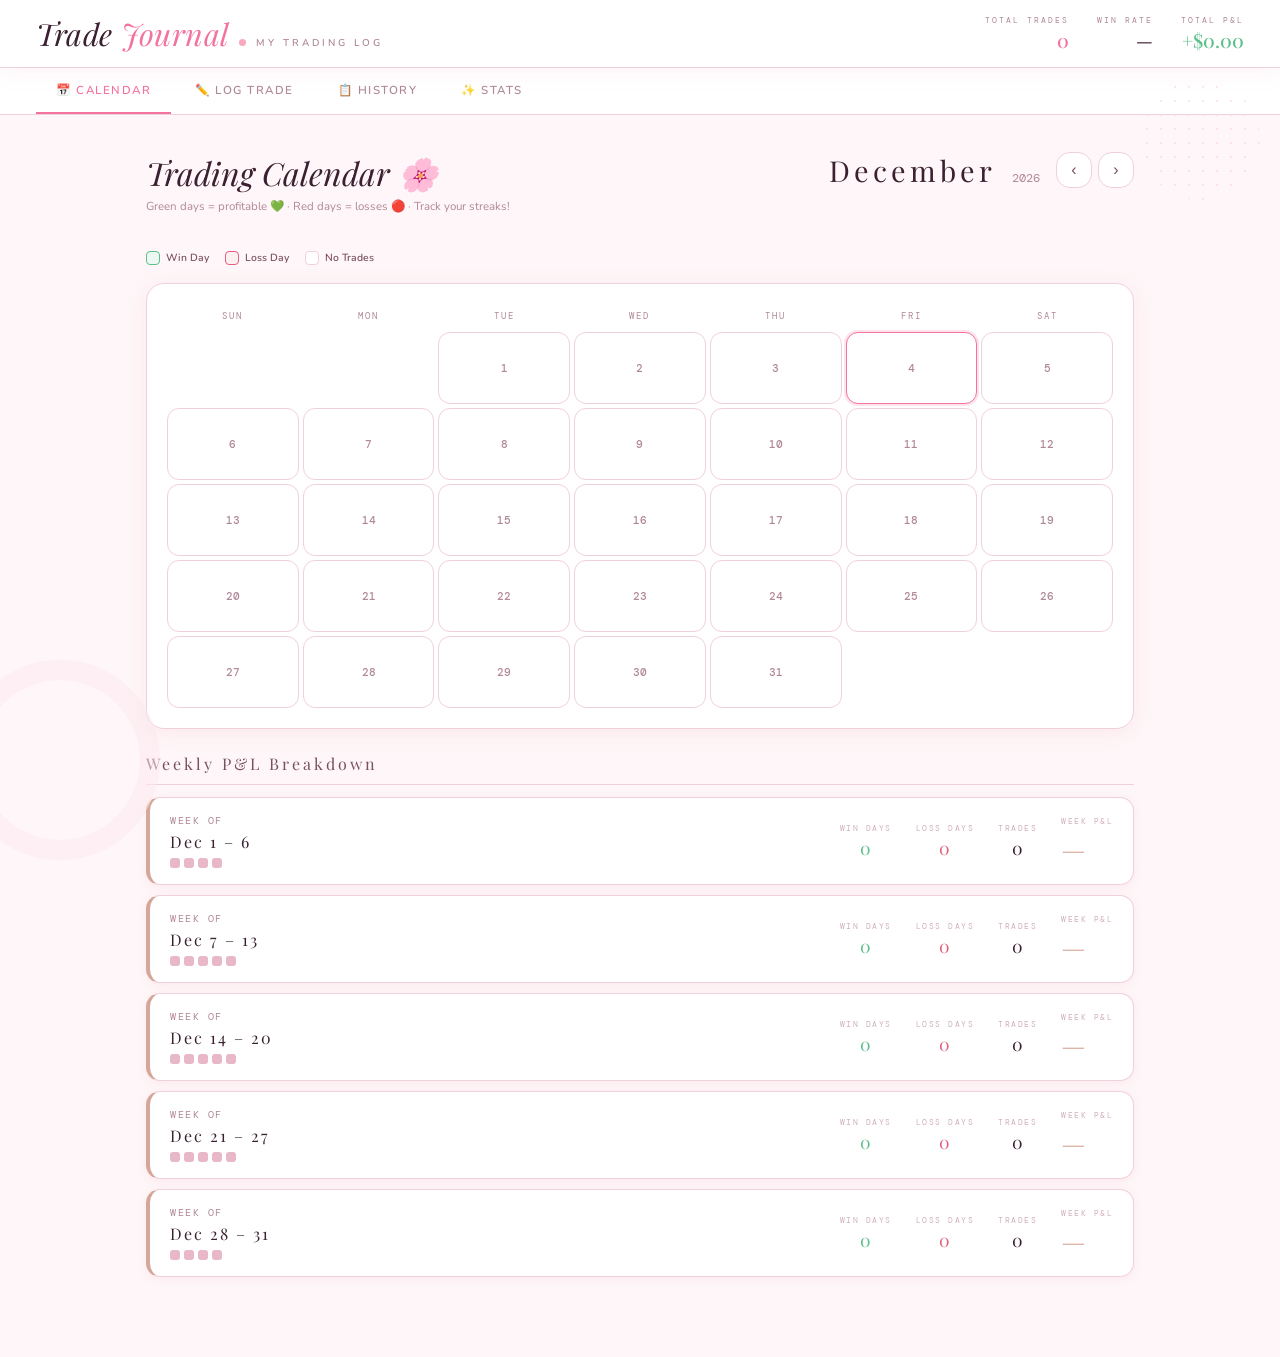
<file: pink-theme/trade-journal-standalone.html>
<!DOCTYPE html>
<html lang="en">
<head>
<meta charset="UTF-8">
<meta name="viewport" content="width=device-width, initial-scale=1.0">
<title>Pink Trading Journal</title>
<link href="https://fonts.googleapis.com/css2?family=Playfair+Display:ital,wght@0,400;0,500;1,400;1,500&family=Nunito:wght@300;400;500;600;700&family=DM+Mono:wght@300;400&display=swap" rel="stylesheet">
<style>
:root {
    --bg:        #fef6f8;
    --bg2:       #ffffff;
    --bg3:       #fdf0f3;
    --bg4:       #fce8ed;
    --pink1:     #f9a8c0;
    --pink2:     #f472a0;
    --pink3:     #e84d84;
    --blush:     #fcd5df;
    --petal:     #fbe8ee;
    --nude:      #e8c4b8;
    --nude2:     #d4a898;
    --nude3:     #c49080;
    --win:       #5cbf8a;
    --win-bg:    #eef8f3;
    --win-bright:#22c55e;
    --loss-bright:#ef4444;
    --nude-bg:   #f8f2ec;
    --loss:      #e06080;
    --loss-bg:   #fdf0f3;
    --text:      #3a2030;
    --text2:     #7a5060;
    --text3:     #b08898;
    --text4:     #d0b0bc;
    --border:    #f0d0dc;
    --border2:   #e8b8c8;
    --shadow:    rgba(240,160,180,0.15);
    --shadow2:   rgba(240,160,180,0.28);
    --heading:   'Playfair Display', serif;
    --body:      'Nunito', sans-serif;
    --mono:      'DM Mono', monospace;
  }
  * { margin:0; padding:0; box-sizing:border-box; }
  body { background:var(--bg); color:var(--text); font-family:var(--body); font-size:13.5px; min-height:100vh; }
  ::-webkit-scrollbar { width:5px; }
  ::-webkit-scrollbar-track { background:var(--petal); }
  ::-webkit-scrollbar-thumb { background:var(--pink1); border-radius:10px; }

  /* HEADER */
  header {
    background:var(--bg2);
    border-bottom:1.5px solid var(--border);
    padding:0 36px;
    display:flex; align-items:center; justify-content:space-between;
    height:68px;
    box-shadow:0 2px 20px var(--shadow);
    position:sticky; top:0; z-index:100;
  }
  .logo { display:flex; align-items:baseline; gap:10px; }
  .logo-text { font-family:var(--heading); font-size:1.9rem; font-style:italic; font-weight:400; color:var(--text); letter-spacing:0.5px; }
  .logo-text span { color:var(--pink2); }
  .logo-dot { width:7px; height:7px; background:var(--pink1); border-radius:50%; margin-bottom:4px; }
  .logo-sub { font-family:var(--body); font-size:0.62rem; font-weight:600; letter-spacing:3px; text-transform:uppercase; color:var(--text3); }
  .header-stats { display:flex; gap:28px; align-items:center; }
  .hstat { text-align:right; }
  .hstat-label { font-family:var(--mono); font-size:0.5rem; letter-spacing:2px; text-transform:uppercase; color:var(--text3); margin-bottom:2px; }
  .hstat-value { font-family:var(--heading); font-size:1.2rem; font-weight:500; color:var(--text); }
  .hstat-value.win { color:var(--win); }
  .hstat-value.loss { color:var(--loss); }
  .hstat-value.pink { color:var(--pink2); }

  /* TABS */
  .tabs { background:var(--bg2); border-bottom:1.5px solid var(--border); padding:0 36px; display:flex; gap:4px; }
  .tab { font-family:var(--body); font-size:0.72rem; font-weight:600; letter-spacing:1.5px; text-transform:uppercase; padding:14px 20px; cursor:pointer; color:var(--text3); border:none; background:none; border-bottom:2.5px solid transparent; transition:all 0.2s; }
  .tab:hover { color:var(--pink2); }
  .tab.active { color:var(--pink2); border-bottom-color:var(--pink2); }

  /* LAYOUT */
  main { max-width:1060px; margin:0 auto; padding:36px 36px 80px; }
  .panel { display:none; }
  .panel.active { display:block; }

  /* PAGE HEAD */
  .page-title { font-family:var(--heading); font-size:2rem; font-style:italic; font-weight:400; color:var(--text); margin-bottom:4px; }
  .page-sub { font-size:0.72rem; font-weight:400; color:var(--text3); margin-bottom:28px; }

  /* CARD */
  .card { background:var(--bg2); border:1.5px solid var(--border); border-radius:18px; padding:24px; box-shadow:0 4px 20px var(--shadow); margin-bottom:18px; }

  /* BLOCK LABEL */
  .block-label { font-family:var(--body); font-size:0.65rem; font-weight:700; letter-spacing:2.5px; text-transform:uppercase; color:var(--pink2); margin:0 0 14px; display:flex; align-items:center; gap:10px; }
  .block-label::after { content:''; flex:1; height:1.5px; background:linear-gradient(to right, var(--blush), transparent); border-radius:2px; }

  /* FORMS */
  .form-grid-3 { display:grid; grid-template-columns:repeat(3,1fr); gap:14px; margin-bottom:14px; }
  .form-grid-2 { display:grid; grid-template-columns:1fr 1fr; gap:14px; margin-bottom:14px; }
  .field label { display:block; font-size:0.62rem; font-weight:700; letter-spacing:1.5px; text-transform:uppercase; color:var(--text2); margin-bottom:7px; }
  .field input, .field select, .field textarea {
    width:100%; background:var(--bg3); border:1.5px solid var(--border); border-radius:10px;
    color:var(--text); font-family:var(--body); font-size:0.85rem; font-weight:500;
    padding:10px 14px; outline:none; transition:all 0.2s; appearance:none; -webkit-appearance:none;
  }
  .field input:focus, .field select:focus, .field textarea:focus { border-color:var(--pink1); background:var(--bg2); box-shadow:0 0 0 3px rgba(249,168,192,0.2); }
  .field input::placeholder { color:var(--text4); }
  .field textarea { resize:vertical; min-height:78px; line-height:1.6; }
  .field select option { background:#fff; color:var(--text); }
  .field input[readonly] { cursor:default; font-family:var(--mono); font-weight:400; }

  /* PILLS */
  .pill-grid { display:flex; gap:8px; flex-wrap:wrap; }
  .pill { background:var(--bg3); border:1.5px solid var(--border); border-radius:30px; color:var(--text2); font-family:var(--body); font-size:0.72rem; font-weight:600; padding:7px 16px; cursor:pointer; transition:all 0.18s; white-space:nowrap; }
  .pill:hover { border-color:var(--pink1); color:var(--pink2); background:var(--petal); }

  /* ── SETUP PILLS ── */
  .setup-pill-grid { display:flex; gap:8px; flex-wrap:wrap; }
  .setup-pill { background:var(--bg3); border:1.5px solid var(--border); border-radius:30px; color:var(--text2); font-family:var(--body); font-size:0.72rem; font-weight:600; padding:7px 16px; cursor:pointer; transition:all 0.18s; white-space:nowrap; }
  .setup-pill:hover { border-color:var(--pink1); color:var(--pink2); background:var(--petal); }
  .setup-pill.on { background:linear-gradient(135deg,var(--blush),var(--petal)); border-color:var(--pink1); color:var(--pink3); box-shadow:0 2px 8px var(--shadow); }

  /* ── EDIT TRADE MODAL ── */
  .edit-modal-overlay { display:none; position:fixed; inset:0; background:rgba(58,32,48,0.45); z-index:600; align-items:flex-start; justify-content:center; padding:16px; overflow-y:auto; }
  .edit-modal-overlay.open { display:flex; }
  .edit-modal-box { background:var(--bg2); border:1.5px solid var(--border); border-radius:20px; padding:28px; width:100%; max-width:640px; margin:auto; box-shadow:0 20px 60px rgba(240,160,180,0.3); }
  .edit-modal-title { font-family:var(--heading); font-size:1.4rem; font-style:italic; color:var(--text); }
  .modal-close-x {
    background:var(--petal);
    border:1.5px solid var(--pink1);
    color:var(--pink3);
    font-size:1.2rem;
    cursor:pointer;
    padding:6px 10px;
    border-radius:10px;
    box-shadow:0 3px 10px var(--shadow);
    transition:all 0.15s;
  }
  .modal-close-x:hover { background:var(--pink2); border-color:var(--pink2); color:white; transform:translateY(-1px); }
  .edit-modal-section { font-size:0.62rem; font-weight:700; letter-spacing:2px; text-transform:uppercase; color:var(--pink2); margin:18px 0 10px; padding-bottom:8px; border-bottom:1.5px solid var(--border); }
  .edit-footer { display:flex; gap:10px; justify-content:flex-end; margin-top:20px; }
  .edit-cancel-btn { background:var(--bg3); border:1.5px solid var(--border); color:var(--text2); border-radius:10px; font-family:var(--body); font-size:0.68rem; font-weight:700; letter-spacing:1px; text-transform:uppercase; padding:11px 18px; cursor:pointer; transition:all 0.15s; }
  .edit-cancel-btn:hover { border-color:var(--pink1); color:var(--pink2); }
  .edit-save-btn { background:linear-gradient(135deg,var(--pink2),var(--pink3)); color:white; border:none; border-radius:10px; font-family:var(--body); font-size:0.68rem; font-weight:700; letter-spacing:2px; text-transform:uppercase; padding:11px 24px; cursor:pointer; box-shadow:0 4px 14px rgba(244,114,160,0.3); transition:all 0.15s; }
  .edit-save-btn:hover { opacity:0.9; transform:translateY(-1px); }
  .edit-btn { background:none; border:none; color:var(--pink1); cursor:pointer; font-size:0.9rem; padding:4px 7px; border-radius:6px; transition:all 0.15s; }
  .edit-btn:hover { color:var(--pink2); background:var(--petal); }
  .pill.on { background:linear-gradient(135deg,var(--blush),var(--petal)); border-color:var(--pink1); color:var(--pink3); box-shadow:0 2px 8px var(--shadow); }

  /* RULE CHECKS */
  .rule-grid { display:grid; grid-template-columns:1fr 1fr; gap:8px; }
  .rule-item { display:flex; align-items:center; gap:10px; background:var(--bg3); border:1.5px solid var(--border); border-radius:10px; padding:10px 14px; cursor:pointer; font-size:0.75rem; font-weight:500; color:var(--text2); transition:all 0.18s; line-height:1.4; }
  .rule-item:hover { border-color:var(--pink1); background:var(--petal); }
  .rule-item.on { background:linear-gradient(135deg,var(--blush),var(--petal)); border-color:var(--pink1); color:var(--pink3); }
  .chk { width:17px; height:17px; border:2px solid var(--border2); border-radius:5px; flex-shrink:0; display:flex; align-items:center; justify-content:center; font-size:0.65rem; font-weight:700; transition:all 0.18s; background:var(--bg2); }
  .rule-item.on .chk { background:var(--pink2); border-color:var(--pink2); color:white; }

  /* GRADE */
  .grade-row { display:flex; gap:10px; }
  .grade-btn { flex:1; background:var(--bg3); border:1.5px solid var(--border); border-radius:12px; color:var(--text3); font-family:var(--heading); font-size:1.7rem; font-style:italic; padding:12px 4px 8px; cursor:pointer; transition:all 0.18s; text-align:center; }
  .grade-sub { display:block; font-family:var(--body); font-size:0.5rem; font-weight:700; letter-spacing:1.5px; text-transform:uppercase; margin-top:3px; color:var(--text4); }
  .grade-btn:hover { border-color:var(--pink1); transform:translateY(-2px); box-shadow:0 4px 12px var(--shadow); }
  .grade-btn.on-A { background:var(--win-bg); border-color:var(--win); color:var(--win); box-shadow:0 4px 14px rgba(92,191,138,0.2); }
  .grade-btn.on-A .grade-sub { color:var(--win); }
  .grade-btn.on-B { background:var(--petal); border-color:var(--pink1); color:var(--pink2); box-shadow:0 4px 14px var(--shadow); }
  .grade-btn.on-B .grade-sub { color:var(--pink2); }
  .grade-btn.on-C { background:#fff9f0; border-color:#f0c080; color:#c08030; }
  .grade-btn.on-C .grade-sub { color:#c08030; }
  .grade-btn.on-D { background:var(--loss-bg); border-color:var(--loss); color:var(--loss); }
  .grade-btn.on-D .grade-sub { color:var(--loss); }
  .grade-btn.on-F { background:#fff0f2; border-color:#d03060; color:#d03060; }
  .grade-btn.on-F .grade-sub { color:#d03060; }

  /* SAVE BTN */
  .save-btn { width:100%; background:linear-gradient(135deg,var(--pink2),var(--pink3)); color:white; border:none; border-radius:12px; font-family:var(--body); font-size:0.78rem; font-weight:700; letter-spacing:3px; text-transform:uppercase; padding:16px; cursor:pointer; margin-top:24px; transition:all 0.2s; box-shadow:0 6px 20px rgba(244,114,160,0.35); }
  .save-btn:hover { transform:translateY(-2px); box-shadow:0 10px 30px rgba(244,114,160,0.45); }

  /* HISTORY */
  .history-header { display:flex; justify-content:space-between; align-items:flex-end; margin-bottom:20px; }
  .history-count { font-size:0.7rem; font-weight:600; letter-spacing:1.5px; text-transform:uppercase; color:var(--text3); }
  .btn-row { display:flex; gap:8px; }
  .btn-ghost { background:var(--bg2); border:1.5px solid var(--border); color:var(--text2); font-size:0.65rem; font-weight:700; letter-spacing:1px; text-transform:uppercase; padding:8px 16px; border-radius:8px; cursor:pointer; transition:all 0.15s; }
  .btn-ghost:hover { border-color:var(--pink1); color:var(--pink2); background:var(--petal); }
  .btn-ghost.danger:hover { border-color:var(--loss); color:var(--loss); background:var(--loss-bg); }
  .import-label { cursor:pointer; display:inline-flex; align-items:center; justify-content:center; }
  .import-label:hover { border-color:var(--pink1); color:var(--pink2); background:var(--petal); }

  /* ── BACKUP BANNER ── */
  .backup-banner {
    background: var(--petal);
    border: 1.5px solid var(--blush);
    border-radius: 16px;
    padding: 14px 18px;
    margin-bottom: 16px;
    display: flex;
    align-items: center;
    justify-content: space-between;
    gap: 12px;
    flex-wrap: wrap;
  }
  .backup-text { font-size: 0.75rem; color: var(--text2); font-weight: 500; }
  .backup-text strong { color: var(--pink3); font-weight: 700; }
  .backup-text span { display: block; font-size: 0.65rem; color: var(--text3); margin-top: 2px; }
  .backup-btns { display: flex; gap: 8px; flex-shrink: 0; }
  .backup-btn {
    background: linear-gradient(135deg, var(--pink2), var(--pink3));
    color: white;
    border: none;
    border-radius: 8px;
    font-family: var(--body);
    font-size: 0.62rem;
    font-weight: 700;
    letter-spacing: 1.5px;
    text-transform: uppercase;
    padding: 9px 16px;
    cursor: pointer;
    transition: all 0.15s;
    box-shadow: 0 3px 10px rgba(244,114,160,0.25);
  }
  .backup-btn:hover { opacity: 0.88; transform: translateY(-1px); }
  .backup-btn.import-btn { background: linear-gradient(135deg, var(--nude), var(--nude2)); box-shadow: 0 3px 10px rgba(212,168,152,0.25); }
  .import-label2 { cursor: pointer; }
  @media (max-width: 700px) { .backup-banner { flex-direction: column; align-items: flex-start; } .backup-btns { width: 100%; } .backup-btn { flex: 1; text-align: center; padding: 12px; } }

  /* TRADE CARD */
  .trade-card { background:var(--bg2); border:1.5px solid var(--border); border-radius:16px; padding:20px 22px; margin-bottom:12px; transition:all 0.18s; box-shadow:0 2px 12px var(--shadow); }
  .trade-card:hover { box-shadow:0 6px 24px var(--shadow2); transform:translateY(-1px); }
  .trade-card.is-win { border-left:4px solid var(--win); }
  .trade-card.is-loss { border-left:4px solid var(--loss); }
  .tc-top { display:flex; justify-content:space-between; align-items:center; margin-bottom:10px; }
  .tc-ticker { font-family:var(--heading); font-size:1.5rem; font-weight:500; color:var(--text); letter-spacing:1px; }
  .tc-dir { font-size:0.6rem; font-weight:700; letter-spacing:1.5px; text-transform:uppercase; padding:3px 10px; border-radius:20px; margin-left:8px; }
  .tc-dir.call { background:var(--win-bg); color:var(--win); }
  .tc-dir.put  { background:var(--loss-bg); color:var(--loss); }
  .tc-pnl { font-family:var(--heading); font-size:1.5rem; font-weight:500; letter-spacing:1px; }
  .tc-pnl.w { color:var(--win); }
  .tc-pnl.l { color:var(--loss); }
  .tc-pnl.b { color:var(--nude2); }
  .tc-meta { display:flex; gap:18px; flex-wrap:wrap; margin-bottom:10px; }
  .tc-meta-item { display:flex; flex-direction:column; gap:2px; }
  .tc-meta-lbl { font-size:0.5rem; font-weight:700; letter-spacing:1.5px; text-transform:uppercase; color:var(--text3); }
  .tc-meta-val { font-family:var(--mono); font-size:0.75rem; color:var(--text2); }
  .tc-tags { display:flex; gap:6px; flex-wrap:wrap; margin-bottom:10px; }
  .ttag { font-size:0.58rem; font-weight:700; text-transform:uppercase; padding:4px 10px; border-radius:20px; }
  .ttag-rule    { background:var(--petal);  color:var(--pink3); }
  .ttag-emotion { background:#fff5f0;        color:var(--nude3); }
  .ttag-grade   { background:var(--bg3);     color:var(--text2); }
  .ttag-paper   { background:var(--win-bg);  color:var(--win); }
  .ttag-grade.A { background:var(--win-bg);  color:var(--win); }
  .ttag-grade.B { background:var(--petal);   color:var(--pink2); }
  .tc-notes { border-top:1.5px solid var(--border); padding-top:12px; font-size:0.78rem; color:var(--text2); line-height:1.7; }
  .tc-notes strong { color:var(--text); font-weight:600; }
  .del-btn { background:none; border:none; color:var(--text4); cursor:pointer; font-size:0.85rem; padding:4px 8px; border-radius:6px; transition:all 0.15s; }
  .del-btn:hover { color:var(--loss); background:var(--loss-bg); }

  /* EMPTY */
  .empty { text-align:center; padding:80px 20px; }
  .empty-icon { font-size:3rem; margin-bottom:14px; }
  .empty-title { font-family:var(--heading); font-size:1.6rem; font-style:italic; color:var(--text3); margin-bottom:8px; }
  .empty-sub { font-size:0.75rem; font-weight:500; color:var(--text4); }

  /* STATS */
  .stats-top { display:grid; grid-template-columns:repeat(4,1fr); gap:14px; margin-bottom:18px; }
  .stat-box { background:var(--bg2); border:1.5px solid var(--border); border-radius:18px; padding:20px 18px; box-shadow:0 4px 16px var(--shadow); position:relative; overflow:hidden; }
  .stat-box::before { content:''; position:absolute; top:-20px; right:-20px; width:70px; height:70px; border-radius:50%; background:linear-gradient(135deg,var(--blush),transparent); opacity:0.5; }
  .stat-lbl { font-size:0.58rem; font-weight:700; letter-spacing:2px; text-transform:uppercase; color:var(--text3); margin-bottom:10px; }
  .stat-val { font-family:var(--heading); font-size:2.3rem; font-weight:400; font-style:italic; color:var(--text); line-height:1; margin-bottom:6px; }
  .stat-val.pink { color:var(--pink2); }
  .stat-val.win  { color:var(--win); }
  .stat-val.loss { color:var(--loss); }
  .stat-val.nude { color:var(--nude2); }
  .stat-hint { font-size:0.62rem; font-weight:500; color:var(--text4); }
  .stats-bottom { display:grid; grid-template-columns:1fr 1fr; gap:14px; }
  .stat-panel { background:var(--bg2); border:1.5px solid var(--border); border-radius:18px; padding:20px; box-shadow:0 4px 16px var(--shadow); }
  .stat-panel-title { font-size:0.62rem; font-weight:700; letter-spacing:2px; text-transform:uppercase; color:var(--text3); margin-bottom:16px; padding-bottom:12px; border-bottom:1.5px solid var(--border); }
  .bar-row { display:flex; align-items:center; gap:10px; margin-bottom:10px; }
  .bar-lbl { font-size:0.65rem; font-weight:500; color:var(--text2); width:100px; flex-shrink:0; white-space:nowrap; overflow:hidden; text-overflow:ellipsis; }
  .bar-track { flex:1; height:6px; background:var(--bg3); border-radius:10px; overflow:hidden; }
  .bar-fill { height:100%; border-radius:10px; transition:width 0.5s ease; }
  .bar-fill.pink { background:linear-gradient(to right,var(--pink1),var(--pink2)); }
  .bar-fill.nude { background:linear-gradient(to right,var(--nude),var(--nude2)); }
  .bar-fill.win  { background:linear-gradient(to right,#80d4a8,var(--win)); }
  .bar-n { font-family:var(--mono); font-size:0.62rem; color:var(--text3); width:20px; text-align:right; }
  .no-data { font-size:0.7rem; font-weight:500; color:var(--text4); text-align:center; padding:20px 0; font-style:italic; }

  /* DECORATIVE */
  .deco-dots { position:fixed; top:80px; right:20px; width:120px; height:120px; background-image:radial-gradient(var(--blush) 1.5px,transparent 1.5px); background-size:14px 14px; opacity:0.6; pointer-events:none; border-radius:50%; }
  .deco-circle { position:fixed; bottom:40px; left:-40px; width:200px; height:200px; border-radius:50%; border:20px solid var(--petal); opacity:0.5; pointer-events:none; }

/* ══════════════════════════════════════════
     CALENDAR
  ══════════════════════════════════════════ */
  .cal-nav { display:flex; align-items:center; justify-content:space-between; margin-bottom:20px; }
  .cal-month { font-family:var(--heading); font-size:1.8rem; letter-spacing:4px; color:var(--text); }
  .cal-year { font-family:var(--mono); font-size:0.75rem; color:var(--text3); margin-left:8px; }
  .nav-btn { background:var(--bg2); border:1.5px solid var(--border); color:var(--text2); width:36px; height:36px; border-radius:14px; cursor:pointer; font-size:1rem; transition:all 0.15s; display:flex; align-items:center; justify-content:center; }
  .nav-btn:hover { border-color:var(--pink2); color:var(--pink2); background:var(--petal); }

  .cal-grid-header { display:grid; grid-template-columns:repeat(7,1fr); gap:4px; margin-bottom:4px; }
  .cal-dow { text-align:center; font-family:var(--mono); font-size:0.55rem; letter-spacing:2px; text-transform:uppercase; color:var(--text3); padding:6px 0; }

  .cal-grid { display:grid; grid-template-columns:repeat(7,1fr); gap:4px; }
  .cal-day {
    height:72px;
    border-radius:12px;
    display:flex; flex-direction:column; align-items:center; justify-content:center;
    cursor:pointer;
    transition:all 0.15s;
    background:var(--bg2);
    border:1.5px solid var(--border);
    position:relative;
    padding:6px 4px;
    box-sizing:border-box;
  }
  .cal-day:hover { border-color:var(--pink2); transform:translateY(-1px); box-shadow:0 3px 10px var(--shadow); }
  .cal-day.empty { display:none; }
  .cal-day.empty:hover { transform:none; box-shadow:none; }
  .cal-day.today { border-color:var(--pink2); box-shadow:0 0 0 2px rgba(244,114,160,0.2); }
  .cal-day.win-day { background:var(--win-bg); border-color:var(--win); }
  .cal-day.loss-day { background:var(--loss-bg); border-color:var(--loss); }
  .cal-day.flat-day { background:var(--nude-bg); border-color:var(--nude2); }
  .cal-day-num { font-family:var(--mono); font-size:0.68rem; font-weight:500; color:var(--text3); line-height:1; }
  .cal-day.win-day  .cal-day-num { color:var(--win); font-weight:600; }
  .cal-day.loss-day .cal-day-num { color:var(--loss); font-weight:600; }
  .cal-day.flat-day .cal-day-num { color:var(--nude3); }
  .cal-day-pnl { font-family:var(--mono); font-size:0.6rem; font-weight:500; margin-top:3px; line-height:1; }
  .cal-day.win-day  .cal-day-pnl { color:var(--win); }
  .cal-day.loss-day .cal-day-pnl { color:var(--loss); }
  .cal-day-trades { font-size:0.52rem; color:var(--text4); margin-top:2px; }
  .cal-day.win-day  .cal-day-trades { color:var(--pink1); }
  .cal-day.loss-day .cal-day-trades { color:#e89888; }

  /* ── WEEKLY SUMMARY ── */
  .weekly-section { margin-top:24px; }
  .weekly-title { font-family:var(--heading); font-size:1rem; letter-spacing:3px; color:var(--text2); margin-bottom:12px; padding-bottom:10px; border-bottom:1.5px solid var(--border); }

  .week-cards { display:flex; flex-direction:column; gap:10px; }
  .week-card {
    background:var(--bg2);
    border:1.5px solid var(--border);
    border-radius:14px;
    padding:16px 20px;
    display:flex; align-items:center; justify-content:space-between;
    box-shadow:0 2px 10px var(--shadow);
    transition:all 0.15s;
  }
  .week-card:hover { box-shadow:0 4px 16px var(--shadow2); }
  .week-card.week-win { border-left:4px solid var(--win); }
  .week-card.week-loss { border-left:4px solid var(--loss); }
  .week-card.week-flat { border-left:4px solid var(--nude2); }

  .week-label { font-family:var(--mono); font-size:0.6rem; letter-spacing:1.5px; text-transform:uppercase; color:var(--text3); margin-bottom:4px; }
  .week-dates { font-family:var(--heading); font-size:1rem; letter-spacing:2px; color:var(--text); }
  .week-stats { display:flex; gap:24px; align-items:center; }
  .week-stat { text-align:center; }
  .week-stat-label { font-family:var(--mono); font-size:0.5rem; letter-spacing:1.5px; text-transform:uppercase; color:var(--text4); margin-bottom:3px; }
  .week-stat-val { font-family:var(--heading); font-size:1.1rem; letter-spacing:1px; color:var(--text); }
  .week-stat-val.w { color:var(--win); }
  .week-stat-val.l { color:var(--loss); }
  .week-pnl { font-family:var(--heading); font-size:1.8rem; letter-spacing:2px; }
  .week-pnl.w { color:var(--win); }
  .week-pnl.l { color:var(--loss); }
  .week-pnl.f { color:var(--nude2); }

  .week-days { display:flex; gap:4px; }
  .week-dot { width:10px; height:10px; border-radius:3px; }
  .week-dot.w { background:var(--win-bright); }
  .week-dot.l { background:var(--loss-bright); }
  .week-dot.n { background:var(--border2); }

  /* ── CAL LEGEND ── */
  .cal-legend { display:flex; gap:16px; margin-bottom:18px; flex-wrap:wrap; }
  .leg-item { display:flex; align-items:center; gap:6px; font-family:var(--body); font-size:0.65rem; font-weight:600; color:var(--text2); }
  .leg-dot { width:14px; height:14px; border-radius:4px; flex-shrink:0; }
  .leg-dot.w { background:var(--win-bg); border:1.5px solid var(--win); }
  .leg-dot.l { background:var(--loss-bg); border:1.5px solid var(--loss); }
  .leg-dot.n { background:var(--bg2); border:1.5px solid var(--border); }

  
  
  /* ── BOTTOM NAV (mobile) ── */
  .bottom-nav { display:none; position:fixed; bottom:0; left:0; right:0; background:#fff; border-top:1.5px solid var(--border); z-index:200; box-shadow:0 -4px 20px var(--shadow2); }
  .bottom-nav-inner { display:flex; }
  .bnav-btn { flex:1; background:none; border:none; color:var(--text3); display:flex; flex-direction:column; align-items:center; justify-content:center; gap:3px; padding:10px 4px 12px; cursor:pointer; transition:all 0.15s; font-family:var(--body); font-size:0.5rem; font-weight:700; letter-spacing:1px; text-transform:uppercase; }
  .bnav-btn .bicon { font-size:1.3rem; line-height:1; }
  .bnav-btn.active { color:var(--pink2); }
  .bnav-btn:active { background:var(--petal); }


  /* ══════════════════════════════════════════
     EDITABLE RULES MODAL
  ══════════════════════════════════════════ */
  .modal-overlay { display:none; position:fixed; inset:0; background:rgba(58,32,48,0.45); z-index:500; align-items:center; justify-content:center; padding:16px; }
  .modal-overlay.open { display:flex; }
  .modal { background:var(--bg2); border:1.5px solid var(--border); border-radius:20px; padding:28px; width:100%; max-width:560px; max-height:90vh; overflow-y:auto; box-shadow:0 20px 60px rgba(240,160,180,0.3); }
  .modal-close-btn {
    background:var(--petal);
    border:1.5px solid var(--pink1);
    color:var(--pink3);
    font-family:var(--body);
    font-size:0.66rem;
    font-weight:800;
    letter-spacing:2px;
    text-transform:uppercase;
    padding:10px 16px;
    border-radius:8px;
    cursor:pointer;
    box-shadow:0 3px 10px var(--shadow);
    transition:all 0.15s;
  }
  .modal-close-btn:hover { background:var(--pink2); border-color:var(--pink2); color:white; transform:translateY(-1px); }
  .day-add-cta {
    background:var(--petal);
    color:var(--pink2);
    border:1.5px solid var(--pink3);
    border-radius:12px;
    font-family:var(--mono);
    font-size:0.62rem;
    letter-spacing:2px;
    text-transform:uppercase;
    padding:10px 14px;
    cursor:pointer;
    transition:all 0.16s;
    font-weight:700;
  }
  .day-add-cta:hover { background:var(--pink2); border-color:var(--pink2); color:#fff; transform:translateY(-1px); }
  .day-empty-wrap { display:flex; flex-direction:column; align-items:center; gap:10px; padding:10px 0 2px; }
  .day-empty-cta {
    background:var(--petal);
    color:var(--pink2);
    border:1.5px solid var(--pink3);
    border-radius:12px;
    font-family:var(--mono);
    font-size:0.58rem;
    letter-spacing:1.8px;
    text-transform:uppercase;
    padding:10px 14px;
    cursor:pointer;
    transition:all 0.16s;
    font-weight:700;
  }
  .day-empty-cta:hover { background:var(--pink2); border-color:var(--pink2); color:#fff; transform:translateY(-1px); }
  .modal-title { font-family:var(--heading); font-size:1.4rem; font-style:italic; color:var(--text); margin-bottom:4px; }
  .modal-sub { font-size:0.68rem; color:var(--text3); margin-bottom:20px; font-weight:500; }
  .rule-edit-list { display:flex; flex-direction:column; gap:8px; margin-bottom:18px; }
  .rule-edit-row { display:flex; align-items:center; gap:8px; }
  .rule-edit-row input { flex:1; background:var(--bg3); border:1.5px solid var(--border); border-radius:10px; color:var(--text); font-family:var(--body); font-size:0.83rem; font-weight:500; padding:9px 13px; outline:none; transition:all 0.2s; }
  .rule-edit-row input:focus { border-color:var(--pink1); background:var(--bg2); box-shadow:0 0 0 3px rgba(249,168,192,0.2); }
  .rule-del-btn { background:none; border:1.5px solid var(--border); border-radius:8px; color:var(--text4); cursor:pointer; font-size:0.8rem; width:32px; height:32px; display:flex; align-items:center; justify-content:center; flex-shrink:0; transition:all 0.15s; }
  .rule-del-btn:hover { border-color:var(--loss); color:var(--loss); background:var(--loss-bg); }
  .add-rule-btn { width:100%; background:var(--petal); border:1.5px dashed var(--pink1); border-radius:10px; color:var(--pink2); font-family:var(--body); font-size:0.72rem; font-weight:700; letter-spacing:1px; padding:10px; cursor:pointer; transition:all 0.15s; margin-bottom:18px; }
  .add-rule-btn:hover { background:var(--blush); border-color:var(--pink2); }
  .modal-actions { display:flex; gap:10px; }
  .modal-save-btn { flex:1; background:linear-gradient(135deg,var(--pink2),var(--pink3)); color:white; border:none; border-radius:10px; font-family:var(--body); font-size:0.72rem; font-weight:700; letter-spacing:2px; text-transform:uppercase; padding:12px; cursor:pointer; transition:all 0.2s; box-shadow:0 4px 14px rgba(244,114,160,0.3); }
  .modal-save-btn:hover { opacity:0.9; transform:translateY(-1px); }
  .modal-cancel-btn { background:var(--bg3); border:1.5px solid var(--border); color:var(--text2); border-radius:10px; font-family:var(--body); font-size:0.72rem; font-weight:700; letter-spacing:1px; text-transform:uppercase; padding:12px 18px; cursor:pointer; transition:all 0.15s; }
  .modal-cancel-btn:hover { border-color:var(--pink1); color:var(--pink2); }
  .edit-rules-link { font-size:0.6rem; font-weight:700; letter-spacing:1px; text-transform:uppercase; color:var(--pink2); background:none; border:none; cursor:pointer; margin-left:auto; padding:0; text-decoration:underline; text-underline-offset:3px; opacity:0.8; transition:opacity 0.15s; }
  .edit-rules-link:hover { opacity:1; }
  .block-label-row { display:flex; align-items:center; width:100%; gap:10px; margin-bottom:14px; }
  .block-label-row .block-label { margin-bottom:0; flex:1; }

  /* ══════════════════════════════════════════
     RESPONSIVE — TABLET (≤900px)
  ══════════════════════════════════════════ */
  @media (max-width: 900px) {
    main { max-width: 100%; padding: 24px 20px 80px; }
    .stats-top { grid-template-columns: 1fr 1fr; }
    .form-grid-3 { grid-template-columns: 1fr 1fr; }
    .week-stats { gap: 14px; }
  }

  /* ══════════════════════════════════════════
     RESPONSIVE — MOBILE (≤700px)
  ══════════════════════════════════════════ */
  @media (max-width: 700px) {

    /* ── HEADER ── */
    header { padding: 0 16px; height: 56px; }
    .logo-text { font-size: 1.5rem; }
    .logo-sub { display: none; }
    .header-stats { display: none; }
    .deco-dots, .deco-circle { display: none; }

    /* ── NAVIGATION ── */
    .tabs { display: none; }
    .bottom-nav { display: block; }

    /* ── MAIN LAYOUT ── */
    main { padding: 14px 12px 88px; }

    /* ── PAGE TITLES ── */
    .page-title { font-size: 1.55rem; margin-bottom: 4px; }
    .page-sub { font-size: 0.68rem; margin-bottom: 16px; }

    /* ── CARDS ── */
    .card { padding: 14px; border-radius: 14px; margin-bottom: 12px; }

    /* ── BLOCK LABEL ── */
    .block-label { font-size: 0.6rem; margin-bottom: 10px; }

    /* ── FORM GRIDS → SINGLE COLUMN ── */
    .form-grid-3,
    .form-grid-2,
    .rule-grid,
    .stats-bottom { grid-template-columns: 1fr; gap: 10px; }

    .stats-top { grid-template-columns: 1fr 1fr; gap: 10px; }

    /* ── INPUTS — prevent zoom on iOS ── */
    .field input,
    .field select,
    .field textarea { font-size: 16px; padding: 12px 13px; }
    .field label { font-size: 0.6rem; }
    .field textarea { min-height: 80px; }

    /* ── PILLS ── */
    .pill { font-size: 0.68rem; padding: 8px 14px; }

    /* ── RULES ── */
    .rule-item { padding: 11px 14px; font-size: 0.78rem; }
    .chk { width: 20px; height: 20px; font-size: 0.7rem; }

    /* ── GRADE BUTTONS ── */
    .grade-row { gap: 6px; }
    .grade-btn { font-size: 1.45rem; padding: 10px 2px 6px; }
    .grade-sub { font-size: 0.43rem; }

    /* ── SAVE BUTTON ── */
    .save-btn { padding: 17px; font-size: 0.75rem; letter-spacing: 2px; margin-top: 14px; }

    /* ── CALENDAR ── */
    .cal-day { height: 48px; border-radius: 8px; padding: 3px 2px; }
    .cal-day-num { font-size: 0.6rem; }
    .cal-day-pnl { font-size: 0.5rem; margin-top: 2px; }
    .cal-day-trades { display: none; }
    .cal-dow { font-size: 0.46rem; padding: 4px 0; letter-spacing: 1px; }
    .cal-grid, .cal-grid-header { gap: 2px; }
    .cal-grid { grid-template-columns: repeat(7, minmax(0, 1fr)); }
    .cal-grid-header { grid-template-columns: repeat(7, minmax(0, 1fr)); }
    .cal-month { font-size: 1.4rem; }
    .cal-year { font-size: 0.68rem; }
    .cal-legend { gap: 10px; flex-wrap: wrap; margin-bottom: 12px; }
    .leg-item { font-size: 0.58rem; }

    #panel-calendar > div:first-child {
      flex-direction: column;
      gap: 8px;
      margin-bottom: 6px;
    }
    #panel-calendar > div:first-child .cal-nav {
      width: 100%;
      justify-content: space-between;
      margin-bottom: 0;
    }

    /* ── WEEKLY CARDS ── */
    .week-card { flex-direction: column; gap: 10px; padding: 12px 14px; }
    .week-stats { justify-content: space-between; width: 100%; gap: 6px; flex-wrap: wrap; }
    .week-pnl { font-size: 1.35rem; }

    /* ── TRADE HISTORY CARDS ── */
    .tc-ticker { font-size: 1.2rem; }
    .tc-pnl { font-size: 1.2rem; }
    .trade-card { padding: 14px; }

    /* ── HISTORY HEADER ── */
    .history-header { flex-direction: column; gap: 10px; align-items: flex-start; }
    .btn-row { width: 100%; flex-wrap: wrap; }
    .btn-ghost { flex: 1; text-align: center; padding: 10px 6px; font-size: 0.58rem; min-width: 60px; }

    /* ── STAT BOXES ── */
    .stat-box { padding: 14px; }
    .stat-val { font-size: 1.8rem; }

    /* ── BACKUP BANNER ── */
    .backup-banner { flex-direction: column; align-items: flex-start; gap: 10px; padding: 12px 14px; }
    .backup-btns { width: 100%; }
    .backup-btn { flex: 1; text-align: center; padding: 11px; }

    /* ── MODAL ── */
    .modal { padding: 20px; border-radius: 16px; }
    .modal-actions { flex-direction: column; }

    /* ── BOTTOM NAV SAFE AREA ── */
    .bottom-nav { padding-bottom: env(safe-area-inset-bottom, 0px); }
  }

  /* ══════════════════════════════════════════
     RESPONSIVE — SMALL PHONES (≤380px)
  ══════════════════════════════════════════ */
  @media (max-width: 380px) {
    main { padding: 12px 10px 88px; }
    .logo-text { font-size: 1.3rem; }
    .cal-day { height: 42px; }
    .cal-day-pnl { display: none; }
    .grade-btn { font-size: 1.2rem; }
    .stats-top { gap: 8px; }
    .stat-val { font-size: 1.5rem; }
  }

</style>
</head>
<body>

<div class="deco-dots"></div>
<div class="deco-circle"></div>

<header>
  <div class="logo">
    <div class="logo-text">Trade <span>Journal</span></div>
    <div class="logo-dot"></div>
    <div class="logo-sub">My Trading Log</div>
  </div>
  <div class="header-stats">
    <div class="hstat"><div class="hstat-label">Total Trades</div><div class="hstat-value pink" id="h-total">0</div></div>
    <div class="hstat"><div class="hstat-label">Win Rate</div><div class="hstat-value" id="h-wr">—</div></div>
    <div class="hstat"><div class="hstat-label">Total P&L</div><div class="hstat-value" id="h-pnl">$0.00</div></div>
  </div>
</header>

<div class="tabs">
  <button class="tab active" onclick="goTab('calendar',this)">📅 Calendar</button>
  <button class="tab" onclick="goTab('log',this)">✏️ Log Trade</button>
  <button class="tab" onclick="goTab('history',this)">📋 History</button>
  <button class="tab" onclick="goTab('stats',this)">✨ Stats</button>
</div>

<main>

<!-- ══════════ CALENDAR ══════════ -->
  <div class="panel active" id="panel-calendar">
    <div style="display:flex;justify-content:space-between;align-items:flex-start;flex-wrap:wrap;gap:16px;margin-bottom:8px;">
      <div>
        <div class="page-title">Trading Calendar 🌸</div>
        <div class="page-sub">Green days = profitable 💚 · Red days = losses 🔴 · Track your streaks!</div>
      </div>
      <div class="cal-nav" style="margin-bottom:0;">
        <div style="display:flex;align-items:baseline;gap:8px;margin-right:16px;">
          <span class="cal-month" id="cal-month-label">March</span>
          <span class="cal-year" id="cal-year-label">2026</span>
        </div>
        <div style="display:flex;gap:6px;">
          <button class="nav-btn" onclick="changeMonth(-1)">‹</button>
          <button class="nav-btn" onclick="changeMonth(1)">›</button>
        </div>
      </div>
    </div>

    <div class="cal-legend">
      <div class="leg-item"><div class="leg-dot w"></div>Win Day</div>
      <div class="leg-item"><div class="leg-dot l"></div>Loss Day</div>
      <div class="leg-item"><div class="leg-dot n"></div>No Trades</div>
    </div>

    <div class="card" style="padding:20px;">
      <div class="cal-grid-header">
        <div class="cal-dow">Sun</div><div class="cal-dow">Mon</div><div class="cal-dow">Tue</div>
        <div class="cal-dow">Wed</div><div class="cal-dow">Thu</div><div class="cal-dow">Fri</div><div class="cal-dow">Sat</div>
      </div>
      <div class="cal-grid" id="cal-grid"></div>
    </div>

    <div class="weekly-section">
      <div class="weekly-title">Weekly P&L Breakdown</div>
      <div class="week-cards" id="week-cards">
        <div class="empty" style="padding:30px 0;"><div class="empty-sub" style="font-style:italic">Log trades to see weekly breakdown</div></div>
      </div>
    </div>
  </div>

  

  <!-- LOG -->
  <div class="panel" id="panel-log">
    <div class="page-title">Log a New Trade 🌸</div>
    <div class="page-sub">Fill in every field — your future self will thank you for it</div>

    <div class="card">
      <div class="block-label">Trade Details</div>
      <div class="form-grid-3">
        <div class="field"><label>Date</label><input type="date" id="f-date"></div>
        <div class="field"><label>Ticker</label><input type="text" id="f-ticker" placeholder="SPY, QQQ, AAPL..."></div>
        <div class="field"><label>Direction</label>
          <select id="f-direction">
            <option value="">Choose direction...</option>
            <option value="CALL">↑ CALL — Bullish</option>
            <option value="PUT">↓ PUT — Bearish</option>
          </select>
        </div>
      </div>
      <div class="form-grid-3">
        <div class="field"><label>Strike Price ($)</label><input type="number" id="f-strike" placeholder="e.g. 580"></div>
        <div class="field"><label>Expiration Date</label><input type="date" id="f-expiry"></div>
        <div class="field"><label>Contracts</label><input type="number" id="f-contracts" value="1" min="1"></div>
      </div>
      <div class="form-grid-3">
        <div class="field" style="grid-column:1/-1;"><label>Paper Trade?</label>
          <select id="f-paper">
            <option value="no">No — Real Money</option>
            <option value="yes">Yes — Paper</option>
          </select>
        </div>
      </div>
      <div class="form-grid-3">
        <div class="field"><label>Entry Price (premium $)</label><input type="number" id="f-entry" placeholder="e.g. 1.50" step="0.01"></div>
        <div class="field"><label>Exit Price (premium $)</label><input type="number" id="f-exit" placeholder="e.g. 2.10" step="0.01"></div>
        <div class="field"><label>P&L (auto-calculated)</label><input type="text" id="f-pnl-calc" readonly placeholder="Fill entry & exit..."></div>
      </div>
      <div class="form-grid-3">
        <div class="field"><label>Entry Time</label><input type="time" id="f-entry-time"></div>
        <div class="field"><label>Exit Time</label><input type="time" id="f-exit-time"></div>
        <div class="field" style="grid-column:1/-1;">
          <div class="block-label-row" style="margin-bottom:6px;">
            <label style="margin-bottom:0;">Setup Type(s)</label>
            <button class="edit-rules-link" onclick="openSetupsModal()">✏️ Edit Setups</button>
          </div>
          <div class="setup-pill-grid" id="setup-grid"></div>
        </div>
      </div>
    </div>

    <div class="card">
      <div class="block-label">How Were You Feeling? 💭</div>
      <div class="pill-grid" id="emotion-grid">
        <button class="pill" onclick="togglePill(this)">😤 Confident</button>
        <button class="pill" onclick="togglePill(this)">😰 Nervous</button>
        <button class="pill" onclick="togglePill(this)">😤 Frustrated</button>
        <button class="pill" onclick="togglePill(this)">🎯 Focused</button>
        <button class="pill" onclick="togglePill(this)">😵 Overwhelmed</button>
        <button class="pill" onclick="togglePill(this)">🤑 Greedy</button>
        <button class="pill" onclick="togglePill(this)">😨 Fear of Loss</button>
        <button class="pill" onclick="togglePill(this)">🧘 Calm</button>
        <button class="pill" onclick="togglePill(this)">💨 FOMO</button>
        <button class="pill" onclick="togglePill(this)">😡 Revenge Mode</button>
        <button class="pill" onclick="togglePill(this)">🌸 Patient</button>
        <button class="pill" onclick="togglePill(this)">⚡ Impulsive</button>
      </div>
    </div>

    <div class="card">
      <div class="block-label-row">
        <div class="block-label">Rules Checklist ✅</div>
        <button class="edit-rules-link" onclick="openRulesModal()">✏️ Edit Rules</button>
      </div>
      <div class="rule-grid" id="rule-grid-dynamic">
        <!-- Rules rendered dynamically by renderRuleGrid() -->
      </div>
    </div>

    <div class="card">
      <div class="block-label">Grade This Trade 🎀</div>
      <div class="grade-row">
        <button class="grade-btn" onclick="pickGrade(this,'A')">A<span class="grade-sub">Perfect</span></button>
        <button class="grade-btn" onclick="pickGrade(this,'B')">B<span class="grade-sub">Good</span></button>
        <button class="grade-btn" onclick="pickGrade(this,'C')">C<span class="grade-sub">Okay</span></button>
        <button class="grade-btn" onclick="pickGrade(this,'D')">D<span class="grade-sub">Poor</span></button>
        <button class="grade-btn" onclick="pickGrade(this,'F')">F<span class="grade-sub">Broke Rules</span></button>
      </div>
    </div>

    <div class="card">
      <div class="block-label">Reflection 📓</div>
      <div class="form-grid-2">
        <div class="field"><label>What happened?</label><textarea id="f-what" placeholder="Describe the trade — setup, entry, how it played out..."></textarea></div>
        <div class="field"><label>What did you learn?</label><textarea id="f-lesson" placeholder="A lesson, pattern, or insight from this trade..."></textarea></div>
      </div>
      <div class="field"><label>What would you do differently?</label><textarea id="f-diff" placeholder="Specific changes you'd make next time..."></textarea></div>
    </div>

    <button class="save-btn" onclick="saveTrade()">💾 Save to Journal</button>
  </div>

  <!-- HISTORY -->
  <div class="panel" id="panel-history">
    <div class="history-header">
      <div>
        <div class="page-title">Trade History 📋</div>
        <div class="history-count" id="log-count">0 trades logged</div>
      </div>
      <div class="btn-row">
        <button class="btn-ghost" onclick="exportTrades()">⬇ Export</button>
        <label class="btn-ghost import-label">⬆ Import<input type="file" id="import-file" accept=".json" onchange="importTrades(event)" style="display:none"></label>
        <button class="btn-ghost" onclick="window.print()">🖨 Print</button>
        <button class="btn-ghost danger" onclick="clearAll()">🗑 Clear All</button>
      </div>
    </div>
    <!-- backup banner -->
    <div class="backup-banner">
      <div class="backup-text">
        <strong>💾 Backup Your Trades</strong>
        <span>Export regularly so you never lose your data. Import to restore on any device.</span>
      </div>
      <div class="backup-btns">
        <button class="backup-btn" onclick="exportTrades()">⬇ Export</button>
        <label class="backup-btn import-btn import-label2">⬆ Import<input type="file" id="import-file2" accept=".json" onchange="importTrades(event)" style="display:none"></label>
      </div>
    </div>
    <div id="trade-list"></div>
  </div>

  <!-- STATS -->
  <div class="panel" id="panel-stats">
    <div class="page-title">My Statistics ✨</div>
    <div class="page-sub">Patterns in your data reveal patterns in your trading</div>
    <div class="stats-top">
      <div class="stat-box"><div class="stat-lbl">Total Trades</div><div class="stat-val pink" id="s-total">0</div><div class="stat-hint">all time</div></div>
      <div class="stat-box"><div class="stat-lbl">Win Rate</div><div class="stat-val" id="s-wr">—</div><div class="stat-hint">target ≥ 45%</div></div>
      <div class="stat-box"><div class="stat-lbl">Total P&L</div><div class="stat-val" id="s-pnl">$0</div><div class="stat-hint" id="s-wl-count">0 wins / 0 losses</div></div>
      <div class="stat-box"><div class="stat-lbl">Avg Win / Loss</div><div class="stat-val nude" id="s-avg" style="font-size:1.3rem">—</div><div class="stat-hint">per trade</div></div>
    </div>
    <div class="stats-bottom">
      <div class="stat-panel"><div class="stat-panel-title">Grade Distribution 🎀</div><div id="breakdown-grade"><div class="no-data">Log trades to see your grades</div></div></div>
      <div class="stat-panel"><div class="stat-panel-title">Setup Performance 📊</div><div id="breakdown-setup"><div class="no-data">Log trades to see your setups</div></div></div>
      <div class="stat-panel"><div class="stat-panel-title">Emotional Patterns 💭</div><div id="breakdown-emotion"><div class="no-data">Log trades to see your emotions</div></div></div>
      <div class="stat-panel"><div class="stat-panel-title">Rules Followed Most ✅</div><div id="breakdown-rules"><div class="no-data">Log trades to see your rule stats</div></div></div>
    </div>
  </div>


<!-- Editable Setups Modal -->
<div class="modal-overlay" id="setups-modal">
  <div class="modal">
    <div class="modal-title">Edit Your Setup Types 📊</div>
    <div class="modal-sub">Customise the setup types to match your trading style</div>
    <div class="rule-edit-list" id="setup-edit-list"></div>
    <button class="add-rule-btn" onclick="addSetupField()">+ Add a Setup</button>
    <div class="modal-actions">
      <button class="modal-cancel-btn" onclick="closeSetupsModal()">Cancel</button>
      <button class="modal-save-btn" onclick="saveSetups()">Save Setups</button>
    </div>
  </div>
</div>

<!-- Editable Rules Modal -->
<div class="modal-overlay" id="rules-modal">
  <div class="modal">
    <div class="modal-title">Edit Your Rules ✅</div>
    <div class="modal-sub">Customise the checklist to match your trading strategy</div>
    <div class="rule-edit-list" id="rule-edit-list"></div>
    <button class="add-rule-btn" onclick="addRuleField()">+ Add a Rule</button>
    <div class="modal-actions">
      <button class="modal-cancel-btn" onclick="closeRulesModal()">Cancel</button>
      <button class="modal-save-btn" onclick="saveRules()">Save Rules</button>
    </div>
  </div>
</div>

</main>

<!-- Mobile bottom nav -->
<div class="bottom-nav">
  <div class="bottom-nav-inner">
    <button class="bnav-btn active" onclick="goTabMobile('calendar',this)"><span class="bicon">📅</span>Calendar</button>
    <button class="bnav-btn" onclick="goTabMobile('log',this)"><span class="bicon">✏️</span>Log</button>
    <button class="bnav-btn" onclick="goTabMobile('history',this)"><span class="bicon">📋</span>History</button>
    <button class="bnav-btn" onclick="goTabMobile('stats',this)"><span class="bicon">✨</span>Stats</button>
  </div>
</div>



<!-- ══════════ EDIT TRADE MODAL ══════════ -->
<div class="edit-modal-overlay" id="edit-modal">
  <div class="edit-modal-box">
    <div style="display:flex;justify-content:space-between;align-items:center;margin-bottom:18px;">
      <div class="edit-modal-title">Edit Trade ✏️</div>
      <button onclick="closeEditModal()" class="modal-close-x">✕</button>
    </div>

    <div class="edit-modal-section">Trade Details</div>
    <div class="form-grid-3" style="margin-bottom:12px;">
      <div class="field"><label>Date</label><input type="date" id="e-date"></div>
      <div class="field"><label>Ticker</label><input type="text" id="e-ticker" placeholder="SPY..."></div>
      <div class="field"><label>Direction</label>
        <select id="e-direction">
          <option value="CALL">↑ CALL — Bullish</option>
          <option value="PUT">↓ PUT — Bearish</option>
        </select>
      </div>
    </div>
    <div class="form-grid-3" style="margin-bottom:12px;">
      <div class="field"><label>Strike ($)</label><input type="number" id="e-strike"></div>
      <div class="field"><label>Expiry</label><input type="date" id="e-expiry"></div>
      <div class="field"><label>Contracts</label><input type="number" id="e-contracts" min="1"></div>
    </div>
    <div class="form-grid-3" style="margin-bottom:12px;">
      <div class="field" style="grid-column:1/-1;"><label>Paper Trade?</label>
        <select id="e-paper">
          <option value="no">No — Real Money</option>
          <option value="yes">Yes — Paper</option>
        </select>
      </div>
    </div>
    <div class="form-grid-3" style="margin-bottom:12px;">
      <div class="field"><label>Entry Price ($)</label><input type="number" id="e-entry" step="0.01" oninput="calcEditPnl()"></div>
      <div class="field"><label>Exit Price ($)</label><input type="number" id="e-exit" step="0.01" oninput="calcEditPnl()"></div>
      <div class="field"><label>P&amp;L (auto)</label><input type="text" id="e-pnl-calc" readonly></div>
    </div>
    <div class="form-grid-3" style="margin-bottom:12px;">
      <div class="field"><label>Entry Time</label><input type="time" id="e-entry-time"></div>
      <div class="field"><label>Exit Time</label><input type="time" id="e-exit-time"></div>
      <div class="field" style="grid-column:1/-1;">
        <div class="block-label-row" style="margin-bottom:6px;">
          <label style="margin-bottom:0;">Setup Type(s)</label>
          <button class="edit-rules-link" onclick="openSetupsModal()">✏️ Edit Setups</button>
        </div>
        <div class="setup-pill-grid" id="e-setup-grid"></div>
      </div>
    </div>

    <div class="edit-modal-section">How Were You Feeling? 💭</div>
    <div class="pill-grid" id="e-emotion-grid">
      <button class="pill" onclick="togglePill(this)">😤 Confident</button>
      <button class="pill" onclick="togglePill(this)">😰 Nervous</button>
      <button class="pill" onclick="togglePill(this)">😤 Frustrated</button>
      <button class="pill" onclick="togglePill(this)">🎯 Focused</button>
      <button class="pill" onclick="togglePill(this)">😵 Overwhelmed</button>
      <button class="pill" onclick="togglePill(this)">🤑 Greedy</button>
      <button class="pill" onclick="togglePill(this)">😨 Fear of Loss</button>
      <button class="pill" onclick="togglePill(this)">🧘 Calm</button>
      <button class="pill" onclick="togglePill(this)">💨 FOMO</button>
      <button class="pill" onclick="togglePill(this)">😡 Revenge Mode</button>
      <button class="pill" onclick="togglePill(this)">🌸 Patient</button>
      <button class="pill" onclick="togglePill(this)">⚡ Impulsive</button>
    </div>

    <div class="edit-modal-section">Rules Checklist ✅</div>
    <div class="rule-grid" id="e-rule-grid"></div>

    <div class="edit-modal-section">Grade This Trade 🎀</div>
    <div class="grade-row" id="e-grade-row">
      <button class="grade-btn" onclick="pickEditGrade(this,'A')">A<span class="grade-sub">Perfect</span></button>
      <button class="grade-btn" onclick="pickEditGrade(this,'B')">B<span class="grade-sub">Good</span></button>
      <button class="grade-btn" onclick="pickEditGrade(this,'C')">C<span class="grade-sub">Okay</span></button>
      <button class="grade-btn" onclick="pickEditGrade(this,'D')">D<span class="grade-sub">Poor</span></button>
      <button class="grade-btn" onclick="pickEditGrade(this,'F')">F<span class="grade-sub">Broke Rules</span></button>
    </div>

    <div class="edit-modal-section">Reflection 📓</div>
    <div class="form-grid-2" style="margin-bottom:12px;">
      <div class="field"><label>What happened?</label><textarea id="e-what"></textarea></div>
      <div class="field"><label>What did you learn?</label><textarea id="e-lesson"></textarea></div>
    </div>
    <div class="field" style="margin-bottom:4px;"><label>What would you do differently?</label><textarea id="e-diff"></textarea></div>

    <div class="edit-footer">
      <button class="edit-cancel-btn" onclick="closeEditModal()">Cancel</button>
      <button class="edit-save-btn" onclick="saveEditTrade()">💾 Save Changes</button>
    </div>
  </div>
</div>

<!-- Day modal: shows trades for a clicked calendar day -->
<div class="modal-overlay" id="day-modal">
  <div class="modal-box" style="max-width:720px;">
    <div style="display:flex;justify-content:space-between;align-items:center;margin-bottom:12px;">
      <div class="modal-title" id="day-modal-title">Trades</div>
      <button onclick="closeDayModal()" class="modal-close-x">✕</button>
    </div>
    <div id="day-modal-list" style="max-height:60vh;overflow:auto;"></div>
    <div style="display:flex;justify-content:flex-end;margin-top:14px;">
      <button onclick="closeDayModal()" class="modal-close-btn">Close</button>
    </div>
  </div>
</div>

<script>
let trades = JSON.parse(localStorage.getItem('tj_pink') || '[]');
  let calYear = new Date().getFullYear();
  let calMonth = new Date().getMonth();
  const MONTHS = ['January','February','March','April','May','June','July','August','September','October','November','December'];
  let grade = '';
  document.getElementById('f-date').valueAsDate = new Date();
  ['f-entry','f-exit','f-contracts'].forEach(id => document.getElementById(id).addEventListener('input', calcPnl));

  function calcPnl() {
    const e=parseFloat(document.getElementById('f-entry').value)||0;
    const x=parseFloat(document.getElementById('f-exit').value)||0;
    const c=parseInt(document.getElementById('f-contracts').value)||1;
    const el=document.getElementById('f-pnl-calc');
    if(e&&x){const p=(x-e)*100*c;el.value=(p>=0?'+':'')+'$'+p.toFixed(2);el.style.color=p>=0?'var(--win)':'var(--loss)';}
    else{el.value='';el.style.color='';}
  }

  function goTab(id,btn){
    document.querySelectorAll('.panel').forEach(p=>p.classList.remove('active'));
    document.querySelectorAll('.tab').forEach(t=>t.classList.remove('active'));
    document.querySelectorAll('.bnav-btn').forEach(t=>t.classList.remove('active'));
    document.getElementById('panel-'+id).classList.add('active');
    document.querySelectorAll('.tab').forEach(t=>{ if(t.getAttribute('onclick')&&t.getAttribute('onclick').includes("'"+id+"'")) t.classList.add('active'); });
    document.querySelectorAll('.bnav-btn').forEach(t=>{ if(t.getAttribute('onclick')&&t.getAttribute('onclick').includes("'"+id+"'")) t.classList.add('active'); });
    if(id==='calendar')renderCalendar();
    if(id==='history')renderHistory();
    if(id==='stats')renderStats();
    window.scrollTo(0,0);
  }
  function goTabMobile(id,btn){ goTab(id,btn); }

  function togglePill(el){el.classList.toggle('on');}
  function toggleRule(el){
    el.classList.toggle('on');
    el.querySelector('.chk').textContent=el.classList.contains('on')?'✓':'';
  }
  function pickGrade(btn,g){
    document.querySelectorAll('.grade-btn').forEach(b=>b.className='grade-btn');
    btn.classList.add('on-'+g); grade=g;
  }

  function saveTrade(){
    const date=document.getElementById('f-date').value;
    const tick=document.getElementById('f-ticker').value.trim().toUpperCase();
    const dir=document.getElementById('f-direction').value;
    const entry=parseFloat(document.getElementById('f-entry').value);
    const exit=parseFloat(document.getElementById('f-exit').value);
    if(!date||!tick||!dir||!entry||!exit){alert('Please fill in: Date, Ticker, Direction, Entry Price, and Exit Price 🌸');return;}
    const contracts=parseInt(document.getElementById('f-contracts').value)||1;
    const pnl=(exit-entry)*100*contracts;
    const emotions=[...document.querySelectorAll('#emotion-grid .pill.on')].map(b=>b.textContent.trim());
    const rules=[...document.querySelectorAll('.rule-item.on')].map(r=>r.dataset.rule);
    const paperTrade = document.getElementById('f-paper')?.value === 'yes';
    trades.unshift({id:Date.now(),date,ticker:tick,direction:dir,strike:document.getElementById('f-strike').value,expiry:document.getElementById('f-expiry').value,contracts,entry,exit,pnl,paperTrade,entryTime:document.getElementById('f-entry-time').value,exitTime:document.getElementById('f-exit-time').value,setup:[...document.querySelectorAll('#setup-grid .setup-pill.on')].map(b=>b.textContent.trim()),emotions,rules,grade,what:document.getElementById('f-what').value,lesson:document.getElementById('f-lesson').value,diff:document.getElementById('f-diff').value});
    localStorage.setItem('tj_pink',JSON.stringify(trades));
    updateHeader();
  renderCalendar(); resetForm(); alert('✓ Trade saved! Keep going 🌸');
  }

  function resetForm(){
    ['f-ticker','f-strike','f-entry','f-exit','f-pnl-calc','f-what','f-lesson','f-diff'].forEach(id=>document.getElementById(id).value='');
    document.getElementById('f-pnl-calc').style.color='';
    ['f-direction','f-expiry','f-entry-time','f-exit-time'].forEach(id=>document.getElementById(id).value='');
    if(document.getElementById('f-paper')) document.getElementById('f-paper').value='no';
    document.querySelectorAll('#setup-grid .setup-pill.on').forEach(b=>b.classList.remove('on'));
    document.getElementById('f-contracts').value='1';
    document.getElementById('f-date').valueAsDate=new Date();
    document.querySelectorAll('.pill.on').forEach(b=>b.classList.remove('on'));
    document.querySelectorAll('.rule-item.on').forEach(r=>{r.classList.remove('on');r.querySelector('.chk').textContent='';});
    document.querySelectorAll('.grade-btn').forEach(b=>b.className='grade-btn');
    grade='';
  }

  function buildDayMap(){
    const map={};
    trades.forEach(t=>{
      if(!map[t.date]) map[t.date]={pnl:0,count:0};
      map[t.date].pnl+=t.pnl;
      map[t.date].count++;
    });
    return map;
  }

  function changeMonth(dir){
    calMonth+=dir;
    if(calMonth>11){calMonth=0;calYear++;}
    if(calMonth<0){calMonth=11;calYear--;}
    renderCalendar();
  }

  function renderCalendar(){
    document.getElementById('cal-month-label').textContent=MONTHS[calMonth];
    document.getElementById('cal-year-label').textContent=calYear;

    const dayMap=buildDayMap();
    const today=new Date();
    const firstDay=new Date(calYear,calMonth,1).getDay();
    const daysInMonth=new Date(calYear,calMonth+1,0).getDate();

    let html='';

    for(let d=1;d<=daysInMonth;d++){
      let gridStyle = d===1 && firstDay>0 ? ` style="grid-column-start:${firstDay+1}"` : '';
      const dateStr=`${calYear}-${String(calMonth+1).padStart(2,'0')}-${String(d).padStart(2,'0')}`;
      const isToday=today.getFullYear()===calYear&&today.getMonth()===calMonth&&today.getDate()===d;
      const data=dayMap[dateStr];
      let cls='cal-day';
      if(isToday) cls+=' today';
      let inner=`<div class="cal-day-num">${d}</div>`;
      if(data){
        const p=data.pnl;
        if(p>0) cls+=' win-day';
        else if(p<0) cls+=' loss-day';
        else cls+=' flat-day';
        inner+=`<div class="cal-day-pnl">${(p>=0?'+':'')+'$'+Math.abs(p).toFixed(0)}</div>`;
        inner+=`<div class="cal-day-trades">${data.count} trade${data.count!==1?'s':''}</div>`;
      }
      html+=`<div class="${cls}"${gridStyle} onclick="openDayModal('${dateStr}')">${inner}</div>`;gridStyle='';
    }
    document.getElementById('cal-grid').innerHTML=html;
    renderWeekly();
  }

  function openDayModal(dateStr){
    const dayTrades = trades.filter(t => t.date === dateStr);
    const [year, month, day] = dateStr.split('-');
    document.getElementById('day-modal-title').textContent = `${MONTHS[parseInt(month)-1]} ${parseInt(day)}, ${year}`;
    const addTradeBtn = `<div style="display:flex;justify-content:flex-end;margin-bottom:10px;"><button class="day-add-cta" onclick="startLogFromDate('${dateStr}')">＋ Add Trade</button></div>`;
    document.getElementById('day-modal-list').innerHTML = dayTrades.length ? addTradeBtn + dayTrades.map(t => {
      const pc=t.pnl>0?'w':t.pnl<0?'l':'b';
      const ps=(t.pnl>=0?'+':'')+'$'+t.pnl.toFixed(2);
      const cc=t.pnl>0?'is-win':t.pnl<0?'is-loss':'';
      const paperTag = t.paperTrade ? '<span class="ttag ttag-paper">Paper</span>' : '';
      return `<div class="trade-card ${cc}" style="margin-bottom:10px;">
        <div class="tc-top">
          <div style="display:flex;align-items:center;gap:8px;"><span class="tc-ticker">${t.ticker}</span><span class="tc-dir ${t.direction==='CALL'?'call':'put'}">${t.direction}</span></div>
          <div style="display:flex;align-items:center;gap:8px;">
            <span class="tc-pnl ${pc}">${ps}</span>
            <button class="edit-btn" onclick="openEditModal(${t.id})" title="Edit">✎</button>
          </div>
        </div>
        <div class="tc-meta">
          ${t.entryTime?`<div class="tc-meta-item"><div class="tc-meta-lbl">In</div><div class="tc-meta-val">${t.entryTime}</div></div>`:''}
          ${t.exitTime?`<div class="tc-meta-item"><div class="tc-meta-lbl">Out</div><div class="tc-meta-val">${t.exitTime}</div></div>`:''}
          <div class="tc-meta-item"><div class="tc-meta-lbl">Entry</div><div class="tc-meta-val">$${t.entry.toFixed(2)}</div></div>
          <div class="tc-meta-item"><div class="tc-meta-lbl">Exit</div><div class="tc-meta-val">$${t.exit.toFixed(2)}</div></div>
          <div class="tc-meta-item"><div class="tc-meta-lbl">Qty</div><div class="tc-meta-val">${t.contracts}x</div></div>
          ${t.grade?`<div class="tc-meta-item"><div class="tc-meta-lbl">Grade</div><div class="tc-meta-val">${t.grade}</div></div>`:''}
        </div>
        ${paperTag?`<div class="tc-tags">${paperTag}</div>`:''}
        ${t.what?`<div class="tc-notes"><strong>What happened:</strong> ${t.what}</div>`:''}
      </div>`;
    }).join('') : `<div class="day-empty-wrap"><div class="empty" style="padding:8px 0;"><div class="empty-icon">🌸</div><div class="empty-title">No trades for this day</div><div class="empty-sub">Log a trade to see it here</div></div><button class="day-empty-cta" onclick="startLogFromDate('${dateStr}')">Log Trade for This Date</button></div>`;
    const modal = document.getElementById('day-modal');
    modal.style.display = 'flex';
    modal.style.alignItems = 'center';
    modal.style.justifyContent = 'center';
    modal.style.padding = '16px';
  }

  function startLogFromDate(dateStr){
    closeDayModal();
    goTab('log');
    const inp=document.getElementById('f-date');
    if(inp) inp.value=dateStr;
    window.scrollTo(0,0);
  }

  function closeDayModal(){
    document.getElementById('day-modal').style.display = 'none';
  }

  document.getElementById('day-modal').addEventListener('click', function(e){
    if(e.target === this) closeDayModal();
  });

  function renderWeekly(){
    const dayMap=buildDayMap();
    const daysInMonth=new Date(calYear,calMonth+1,0).getDate();
    const weeks=[];
    let week=[];
    for(let d=1;d<=daysInMonth;d++){
      const dateObj=new Date(calYear,calMonth,d);
      const dow=dateObj.getDay();
      if(dow===1&&week.length>0){weeks.push(week);week=[];}
      week.push({d,dateObj,dateStr:`${calYear}-${String(calMonth+1).padStart(2,'0')}-${String(d).padStart(2,'0')}`});
    }
    if(week.length>0) weeks.push(week);

    if(!weeks.length){document.getElementById('week-cards').innerHTML=`<div class="empty" style="padding:30px 0;"><div class="empty-sub">No data for this month</div></div>`;return;}

    const html=weeks.map(wk=>{
      let weekPnl=0, winDays=0, lossDays=0, tradeDays=0;
      const dots=[];
      const tradingDays=wk.filter(day=>day.dateObj.getDay()>=1&&day.dateObj.getDay()<=5);
      tradingDays.forEach(day=>{
        const data=dayMap[day.dateStr];
        if(data){tradeDays++;weekPnl+=data.pnl;if(data.pnl>0){winDays++;dots.push('w');}else{lossDays++;dots.push('l');}}
        else{dots.push('n');}
      });
      const weekClass=weekPnl>0?'week-win':weekPnl<0?'week-loss':'week-flat';
      const pnlClass=weekPnl>0?'w':weekPnl<0?'l':'f';
      const firstDay=wk[0];
      const lastDay=wk[wk.length-1];
      const dateRange=`${MONTHS[calMonth].substring(0,3)} ${firstDay.d} – ${lastDay.d}`;
      const dotsHtml=dots.map(d=>`<div class="week-dot ${d}"></div>`).join('');
      return `<div class="week-card ${weekClass}">
        <div>
          <div class="week-label">Week of</div>
          <div class="week-dates">${dateRange}</div>
          <div class="week-days" style="margin-top:6px;">${dotsHtml}</div>
        </div>
        <div class="week-stats">
          <div class="week-stat"><div class="week-stat-label">Win Days</div><div class="week-stat-val w">${winDays}</div></div>
          <div class="week-stat"><div class="week-stat-label">Loss Days</div><div class="week-stat-val l">${lossDays}</div></div>
          <div class="week-stat"><div class="week-stat-label">Trades</div><div class="week-stat-val">${trades.filter(t=>{const d=new Date(t.date);return d.getFullYear()===calYear&&d.getMonth()===calMonth&&wk.some(w=>w.dateStr===t.date)}).length}</div></div>
          <div>
            <div class="week-stat-label" style="text-align:right;">Week P&L</div>
            <div class="week-pnl ${pnlClass}">${tradeDays===0?'—':(weekPnl>=0?'+':'')+'$'+Math.abs(weekPnl).toFixed(2)}</div>
          </div>
        </div>
      </div>`;
    }).join('');
    document.getElementById('week-cards').innerHTML=html||`<div class="empty" style="padding:30px 0;"><div class="empty-sub">Log trades to see weekly breakdown</div></div>`;
  }

  function renderHistory(){
    const list=document.getElementById('trade-list');
    document.getElementById('log-count').textContent=trades.length+' trade'+(trades.length!==1?'s':'')+' logged';
    if(!trades.length){list.innerHTML=`<div class="empty"><div class="empty-icon">🌸</div><div class="empty-title">No trades yet, bestie</div><div class="empty-sub">Head to Log Trade and add your first entry</div></div>`;return;}
    list.innerHTML=trades.map(t=>{
      const pc=t.pnl>0?'w':t.pnl<0?'l':'b';
      const ps=(t.pnl>=0?'+':'')+'$'+t.pnl.toFixed(2);
      const cc=t.pnl>0?'is-win':t.pnl<0?'is-loss':'';
      const eTags=(t.emotions||[]).map(e=>`<span class="ttag ttag-emotion">${e}</span>`).join('');
      const rTags=(t.rules||[]).slice(0,3).map(r=>`<span class="ttag ttag-rule">${r.substring(0,26)}</span>`).join('');
      const pTag=t.paperTrade?`<span class="ttag ttag-paper">Paper</span>`:'';
      const gc=t.grade==='A'?'A':t.grade==='B'?'B':'';
      const gTag=t.grade?`<span class="ttag ttag-grade ${gc}">Grade ${t.grade}</span>`:'';
      return `<div class="trade-card ${cc}">
        <div class="tc-top">
          <div style="display:flex;align-items:center;gap:8px;"><span class="tc-ticker">${t.ticker}</span><span class="tc-dir ${t.direction==='CALL'?'call':'put'}">${t.direction}</span></div>
          <div style="display:flex;align-items:center;gap:8px;"><span class="tc-pnl ${pc}">${ps}</span><button class="edit-btn" onclick="openEditModal(${t.id})" title="Edit">✎</button><button class="del-btn" onclick="delTrade(${t.id})">✕</button></div>
        </div>
        <div class="tc-meta">
          <div class="tc-meta-item"><div class="tc-meta-lbl">Date</div><div class="tc-meta-val">${t.date}</div></div>
          ${t.entryTime?`<div class="tc-meta-item"><div class="tc-meta-lbl">In</div><div class="tc-meta-val">${t.entryTime}</div></div>`:''}
          ${t.exitTime?`<div class="tc-meta-item"><div class="tc-meta-lbl">Out</div><div class="tc-meta-val">${t.exitTime}</div></div>`:''}
          ${t.strike?`<div class="tc-meta-item"><div class="tc-meta-lbl">Strike</div><div class="tc-meta-val">$${t.strike}</div></div>`:''}
          ${t.expiry?`<div class="tc-meta-item"><div class="tc-meta-lbl">Expiry</div><div class="tc-meta-val">${t.expiry}</div></div>`:''}
          <div class="tc-meta-item"><div class="tc-meta-lbl">Qty</div><div class="tc-meta-val">${t.contracts}x</div></div>
          <div class="tc-meta-item"><div class="tc-meta-lbl">Entry</div><div class="tc-meta-val">$${t.entry.toFixed(2)}</div></div>
          <div class="tc-meta-item"><div class="tc-meta-lbl">Exit</div><div class="tc-meta-val">$${t.exit.toFixed(2)}</div></div>
          ${t.setup&&(Array.isArray(t.setup)?t.setup.length:t.setup)?`<div class="tc-meta-item"><div class="tc-meta-lbl">Setup</div><div class="tc-meta-val">${Array.isArray(t.setup)?t.setup.join(', '):t.setup}</div></div>`:''}
        </div>
        ${gTag||rTags||eTags||pTag?`<div class="tc-tags">${gTag}${pTag}${rTags}${eTags}</div>`:''}
        ${t.what||t.lesson||t.diff?`<div class="tc-notes">${t.what?`<strong>What happened:</strong> ${t.what}<br>`:''} ${t.lesson?`<strong>Lesson:</strong> ${t.lesson}<br>`:''} ${t.diff?`<strong>Next time:</strong> ${t.diff}`:''}</div>`:''}
      </div>`;
    }).join('');
  }

  function renderStats(){
    const n=trades.length;
    const wins=trades.filter(t=>t.pnl>0);
    const losses=trades.filter(t=>t.pnl<0);
    const pnl=trades.reduce((s,t)=>s+t.pnl,0);
    const wr=n?Math.round(wins.length/n*100):null;
    const avgW=wins.length?(wins.reduce((s,t)=>s+t.pnl,0)/wins.length).toFixed(2):null;
    const avgL=losses.length?Math.abs(losses.reduce((s,t)=>s+t.pnl,0)/losses.length).toFixed(2):null;
    document.getElementById('s-total').textContent=n;
    const we=document.getElementById('s-wr');we.textContent=wr!==null?wr+'%':'—';we.className='stat-val '+(wr>=50?'win':wr>=40?'nude':'loss');
    const pe=document.getElementById('s-pnl');pe.textContent=(pnl>=0?'+':'')+'$'+pnl.toFixed(2);pe.className='stat-val '+(pnl>=0?'win':'loss');
    document.getElementById('s-wl-count').textContent=wins.length+' wins / '+losses.length+' losses';
    document.getElementById('s-avg').textContent=avgW&&avgL?`+$${avgW} / -$${avgL}`:'—';
    const gc={A:0,B:0,C:0,D:0,F:0};trades.forEach(t=>{if(t.grade)gc[t.grade]++;});
    const gmax=Math.max(...Object.values(gc),1);
    const gcols={A:'win',B:'pink',C:'nude',D:'loss',F:'loss'};
    document.getElementById('breakdown-grade').innerHTML=Object.entries(gc).map(([g,c])=>`<div class="bar-row"><div class="bar-lbl">Grade ${g}</div><div class="bar-track"><div class="bar-fill ${gcols[g]}" style="width:${c/gmax*100}%"></div></div><div class="bar-n">${c}</div></div>`).join('');
    const sc={};trades.forEach(t=>{const setups=Array.isArray(t.setup)?t.setup:(t.setup?[t.setup]:[]);setups.forEach(s=>{if(s)sc[s]=(sc[s]||0)+1;});});
    const ss=Object.entries(sc).sort((a,b)=>b[1]-a[1]);const smax=ss.length?ss[0][1]:1;
    document.getElementById('breakdown-setup').innerHTML=ss.length?ss.map(([s,c])=>`<div class="bar-row"><div class="bar-lbl">${s.substring(0,16)}</div><div class="bar-track"><div class="bar-fill pink" style="width:${c/smax*100}%"></div></div><div class="bar-n">${c}</div></div>`).join(''):'<div class="no-data">Log trades to see data</div>';
    const ec={};trades.forEach(t=>(t.emotions||[]).forEach(e=>{const k=e.replace(/[^\w\s]/gi,'').trim();ec[k]=(ec[k]||0)+1;}));
    const es=Object.entries(ec).sort((a,b)=>b[1]-a[1]).slice(0,6);const emax=es.length?es[0][1]:1;
    document.getElementById('breakdown-emotion').innerHTML=es.length?es.map(([e,c])=>`<div class="bar-row"><div class="bar-lbl">${e.substring(0,14)}</div><div class="bar-track"><div class="bar-fill nude" style="width:${c/emax*100}%"></div></div><div class="bar-n">${c}</div></div>`).join(''):'<div class="no-data">Log trades to see data</div>';
    const rc={};trades.forEach(t=>(t.rules||[]).forEach(r=>{rc[r]=(rc[r]||0)+1;}));
    const rs=Object.entries(rc).sort((a,b)=>b[1]-a[1]).slice(0,6);const rmax=rs.length?rs[0][1]:1;
    document.getElementById('breakdown-rules').innerHTML=rs.length?rs.map(([r,c])=>`<div class="bar-row"><div class="bar-lbl">${r.substring(0,16)}</div><div class="bar-track"><div class="bar-fill win" style="width:${c/rmax*100}%"></div></div><div class="bar-n">${c}</div></div>`).join(''):'<div class="no-data">Log trades to see data</div>';
  }

  function delTrade(id){if(!confirm('Delete this trade? 🌸'))return;trades=trades.filter(t=>t.id!==id);localStorage.setItem('tj_pink',JSON.stringify(trades));updateHeader();renderHistory();}
  function exportTrades(){
    if(!trades.length){alert('No trades to export yet 🌸');return;}
    const data=JSON.stringify(trades,null,2);
    const date=new Date().toISOString().slice(0,10);
    const filename='my-trades-backup-'+date+'.json';
    const blob=new Blob([data],{type:'application/json'});
    if(navigator.share && navigator.canShare){
      const file=new File([blob],filename,{type:'application/json'});
      if(navigator.canShare({files:[file]})){
        navigator.share({files:[file],title:'Trade Journal Backup',text:'My trades backup — '+date})
          .catch(err=>{ if(err.name!=='AbortError') fallbackDownload(blob,filename); });
        return;
      }
    }
    fallbackDownload(blob,filename);
  }

  function fallbackDownload(blob,filename){
    const url=URL.createObjectURL(blob);
    const a=document.createElement('a');
    a.href=url; a.download=filename;
    document.body.appendChild(a); a.click();
    document.body.removeChild(a);
    setTimeout(()=>URL.revokeObjectURL(url),1000);
  }

  function importTrades(e){
    const file=e.target.files[0];
    if(!file)return;
    const reader=new FileReader();
    reader.onload=function(ev){
      try{
        const imported=JSON.parse(ev.target.result);
        if(!Array.isArray(imported))throw new Error('Invalid format');
        const action=confirm('Found '+imported.length+' trades in this file 🌸\n\nClick OK to MERGE with existing trades.\nClick Cancel to REPLACE all trades with imported trades.');
        if(action===true){
          const existingIds=new Set(trades.map(t=>t.id));
          const newTrades=imported.filter(t=>!existingIds.has(t.id));
          trades=[...trades,...newTrades].sort((a,b)=>b.id-a.id);
          alert('✓ Merged! Added '+newTrades.length+' new trades. Total: '+trades.length+' 🌸');
        } else {
          if(!confirm('Are you sure you want to REPLACE all '+trades.length+' existing trades?'))return;
          trades=imported.sort((a,b)=>b.id-a.id);
          alert('✓ Replaced with '+trades.length+' imported trades 🌸');
        }
        localStorage.setItem('tj_pink',JSON.stringify(trades));
        updateHeader(); renderHistory();
      }catch(err){
        alert('Error reading file. Make sure it is a valid trades backup .json file 🌸');
      }
      e.target.value='';
    };
    reader.readAsText(file);
  }

  function clearAll(){if(!confirm('Delete ALL trades? This cannot be undone!'))return;trades=[];localStorage.setItem('tj_pink',JSON.stringify(trades));updateHeader();renderHistory();}

  function updateHeader(){
    const n=trades.length;const wins=trades.filter(t=>t.pnl>0).length;const pnl=trades.reduce((s,t)=>s+t.pnl,0);
    const wr=n?Math.round(wins/n*100)+'%':'—';
    document.getElementById('h-total').textContent=n;
    document.getElementById('h-wr').textContent=wr;
    document.getElementById('h-wr').className='hstat-value '+(n&&wins/n>=0.5?'win':n?'loss':'');
    document.getElementById('h-pnl').textContent=(pnl>=0?'+':'')+'$'+pnl.toFixed(2);
    document.getElementById('h-pnl').className='hstat-value '+(pnl>=0?'win':'loss');
  }

  const DEFAULT_SETUPS = [
    'Opening Range Breakout',
    'VWAP Bounce',
    'VWAP Rejection',
    'Support Bounce',
    'Resistance Rejection',
    'Bull Flag',
    'Bear Flag',
    'Double Bottom',
    'Double Top',
    'Other'
  ];

  let customSetups = JSON.parse(localStorage.getItem('tj_pink_setups') || 'null');
  if(!customSetups) customSetups = [...DEFAULT_SETUPS];

  function renderSetupGrid(){
    const html = customSetups.map(s=>`<button class="setup-pill" onclick="togglePill(this)">${s}</button>`).join('');
    const logGrid = document.getElementById('setup-grid');
    const editGrid = document.getElementById('e-setup-grid');
    if(logGrid) logGrid.innerHTML = html;
    if(editGrid) editGrid.innerHTML = html;
  }

  function openSetupsModal(){
    const list = document.getElementById('setup-edit-list');
    list.innerHTML = customSetups.map((s,i)=>`
      <div class="rule-edit-row" data-index="${i}">
        <input type="text" value="${s.replace(/"/g,'&quot;')}" placeholder="Setup name..." />
        <button class="rule-del-btn" onclick="removeSetupField(${i})" title="Remove">✕</button>
      </div>`).join('');
    document.getElementById('setups-modal').classList.add('open');
  }

  function closeSetupsModal(){
    document.getElementById('setups-modal').classList.remove('open');
  }

  function addSetupField(){
    const list = document.getElementById('setup-edit-list');
    const row = document.createElement('div');
    row.className = 'rule-edit-row';
    row.innerHTML = `<input type="text" placeholder="Type your setup name..." /><button class="rule-del-btn" onclick="this.parentElement.remove()" title="Remove">✕</button>`;
    list.appendChild(row);
    row.querySelector('input').focus();
  }

  function removeSetupField(i){
    document.querySelectorAll('#setup-edit-list .rule-edit-row')[i]?.remove();
  }

  function saveSetups(){
    const rows = document.querySelectorAll('#setup-edit-list .rule-edit-row input');
    const newSetups = [];
    rows.forEach(input=>{
      const val = input.value.trim();
      if(val) newSetups.push(val);
    });
    if(!newSetups.length){ alert('Add at least one setup type 🌸'); return; }
    customSetups = newSetups;
    localStorage.setItem('tj_pink_setups', JSON.stringify(customSetups));
    renderSetupGrid();
    closeSetupsModal();
  }

  document.getElementById('setups-modal').addEventListener('click', function(e){
    if(e.target === this) closeSetupsModal();
  });

  const DEFAULT_RULES = [
    { label: "Waited for 15-min opening range to form",     key: "Waited for 15-min ORB to form" },
    { label: "Candle closed beyond level — not just a wick", key: "Candle closed beyond level (Break & Hold)" },
    { label: "Volume confirmed the breakout",               key: "Volume confirmed the breakout" },
    { label: "VWAP was aligned with my direction",          key: "VWAP aligned with direction" },
    { label: "RSI was not extreme at entry",                key: "RSI not overbought/oversold at entry" },
    { label: "Stop-loss was defined before entering",       key: "Stop-loss set before entering" },
    { label: "Profit target was defined before entering",   key: "Profit target defined before entering" },
    { label: "Max risk per trade respected",                key: "Max risk respected ($50–$100)" },
    { label: "This was NOT a revenge or FOMO trade",        key: "Not a revenge or FOMO trade" },
    { label: "Position closed within my trading window",    key: "Position closed within trading window" }
  ];

  let customRules = JSON.parse(localStorage.getItem('tj_pink_rules') || 'null');
  if(!customRules) customRules = DEFAULT_RULES.map(r=>({...r}));

  function renderRuleGrid(){
    const grid = document.getElementById('rule-grid-dynamic');
    if(!grid) return;
    grid.innerHTML = customRules.map(r=>`
      <div class="rule-item" onclick="toggleRule(this)" data-rule="${r.key}">
        <div class="chk"></div>${r.label}
      </div>`).join('');
    buildEditRuleGrid();
  }

  function openRulesModal(){
    const list = document.getElementById('rule-edit-list');
    list.innerHTML = customRules.map((r,i)=>`
      <div class="rule-edit-row" data-index="${i}">
        <input type="text" value="${r.label.replace(/"/g,'&quot;')}" placeholder="Rule description..." />
        <button class="rule-del-btn" onclick="removeRuleField(${i})" title="Remove">✕</button>
      </div>`).join('');
    document.getElementById('rules-modal').classList.add('open');
  }

  function closeRulesModal(){
    document.getElementById('rules-modal').classList.remove('open');
  }

  function addRuleField(){
    const list = document.getElementById('rule-edit-list');
    const idx = list.children.length;
    const row = document.createElement('div');
    row.className = 'rule-edit-row';
    row.dataset.index = idx;
    row.innerHTML = `<input type="text" placeholder="Type your rule..." /><button class="rule-del-btn" onclick="this.parentElement.remove()" title="Remove">✕</button>`;
    list.appendChild(row);
    row.querySelector('input').focus();
  }

  function removeRuleField(i){
    document.querySelectorAll('.rule-edit-row')[i]?.remove();
  }

  function saveRules(){
    const rows = document.querySelectorAll('.rule-edit-row input');
    const newRules = [];
    rows.forEach(input=>{
      const val = input.value.trim();
      if(val) newRules.push({ label: val, key: val });
    });
    if(!newRules.length){ alert('Add at least one rule 🌸'); return; }
    customRules = newRules;
    localStorage.setItem('tj_pink_rules', JSON.stringify(customRules));
    renderRuleGrid();
    closeRulesModal();
  }

  document.getElementById('rules-modal').addEventListener('click', function(e){
    if(e.target === this) closeRulesModal();
  });

  // EDIT TRADE
  let editingId = null;
  let editGrade = '';

  function buildEditRuleGrid(){
    const grid = document.getElementById('e-rule-grid');
    if(!grid) return;
    grid.innerHTML = customRules.map(r=>`
      <div class="rule-item" onclick="toggleRule(this)" data-rule="${r.key.replace(/"/g,'&quot;')}">
        <div class="chk"></div>${r.label}
      </div>`).join('');
  }

  function openEditModal(id){
    const t = trades.find(x=>x.id===id);
    if(!t) return;
    editingId = id;
    editGrade = t.grade||'';

    document.getElementById('e-date').value = t.date||'';
    document.getElementById('e-ticker').value = t.ticker||'';
    document.getElementById('e-direction').value = t.direction||'CALL';
    document.getElementById('e-strike').value = t.strike||'';
    document.getElementById('e-expiry').value = t.expiry||'';
    document.getElementById('e-contracts').value = t.contracts||1;
    if(document.getElementById('e-paper')) document.getElementById('e-paper').value = t.paperTrade ? 'yes' : 'no';
    document.getElementById('e-entry').value = t.entry||'';
    document.getElementById('e-exit').value = t.exit||'';
    document.getElementById('e-entry-time').value = t.entryTime||'';
    document.getElementById('e-exit-time').value = t.exitTime||'';
    document.getElementById('e-what').value = t.what||'';
    document.getElementById('e-lesson').value = t.lesson||'';
    document.getElementById('e-diff').value = t.diff||'';
    calcEditPnl();

    const setups = Array.isArray(t.setup) ? t.setup : (t.setup ? [t.setup] : []);
    const editSetupGrid = document.getElementById('e-setup-grid');
    editSetupGrid.innerHTML = customSetups.map(s=>`<button class="setup-pill" onclick="togglePill(this)">${s}</button>`).join('');
    editSetupGrid.querySelectorAll('.setup-pill').forEach(b=>{
      b.classList.toggle('on', setups.includes(b.textContent.trim()));
    });

    document.querySelectorAll('#e-emotion-grid .pill').forEach(b=>{
      b.classList.toggle('on', (t.emotions||[]).includes(b.textContent.trim()));
    });

    buildEditRuleGrid();
    document.querySelectorAll('#e-rule-grid .rule-item').forEach(r=>{
      const on = (t.rules||[]).includes(r.dataset.rule);
      r.classList.toggle('on', on);
      r.querySelector('.chk').textContent = on ? '✓' : '';
    });

    document.querySelectorAll('#e-grade-row .grade-btn').forEach(b=>b.className='grade-btn');
    if(t.grade){
      const gb = document.querySelector(`#e-grade-row .grade-btn[onclick*="'${t.grade}'"]`);
      if(gb) gb.classList.add('on-'+t.grade);
    }

    document.getElementById('edit-modal').classList.add('open');
    document.body.style.overflow = 'hidden';
  }

  function calcEditPnl(){
    const entry = parseFloat(document.getElementById('e-entry').value);
    const exit = parseFloat(document.getElementById('e-exit').value);
    const contracts = parseInt(document.getElementById('e-contracts').value)||1;
    const el = document.getElementById('e-pnl-calc');
    if(entry && exit){
      const pnl = (exit-entry)*100*contracts;
      el.value = (pnl>=0?'+':'')+'$'+pnl.toFixed(2);
      el.style.color = pnl>=0 ? 'var(--win)' : 'var(--loss)';
    } else { el.value=''; el.style.color=''; }
  }

  function pickEditGrade(btn,g){
    document.querySelectorAll('#e-grade-row .grade-btn').forEach(b=>b.className='grade-btn');
    btn.classList.add('on-'+g);
    editGrade = g;
  }

  function saveEditTrade(){
    const date = document.getElementById('e-date').value;
    const tick = document.getElementById('e-ticker').value.trim().toUpperCase();
    const dir = document.getElementById('e-direction').value;
    const entry = parseFloat(document.getElementById('e-entry').value);
    const exit = parseFloat(document.getElementById('e-exit').value);
    if(!date||!tick||!dir||!entry||!exit){ alert('Please fill in: Date, Ticker, Direction, Entry and Exit 🌸'); return; }
    const contracts = parseInt(document.getElementById('e-contracts').value)||1;
    const pnl = (exit-entry)*100*contracts;
    const setup = [...document.querySelectorAll('#e-setup-grid .setup-pill.on')].map(b=>b.textContent.trim());
    const emotions = [...document.querySelectorAll('#e-emotion-grid .pill.on')].map(b=>b.textContent.trim());
    const rules = [...document.querySelectorAll('#e-rule-grid .rule-item.on')].map(r=>r.dataset.rule);
    const idx = trades.findIndex(x=>x.id===editingId);
    if(idx===-1) return;
    const paperTrade = document.getElementById('e-paper')?.value === 'yes';
    trades[idx] = {...trades[idx], date, ticker:tick, direction:dir,
      strike:document.getElementById('e-strike').value,
      expiry:document.getElementById('e-expiry').value,
      contracts, entry, exit, pnl, paperTrade,
      entryTime:document.getElementById('e-entry-time').value,
      exitTime:document.getElementById('e-exit-time').value,
      setup, emotions, rules, grade:editGrade,
      what:document.getElementById('e-what').value,
      lesson:document.getElementById('e-lesson').value,
      diff:document.getElementById('e-diff').value
    };
    localStorage.setItem('tj_pink', JSON.stringify(trades));
    closeEditModal();
    updateHeader();
    renderHistory();
  }

  function closeEditModal(){
    document.getElementById('edit-modal').classList.remove('open');
    document.body.style.overflow = '';
    editingId = null; editGrade = '';
  }

  document.getElementById('edit-modal').addEventListener('click', function(e){
    if(e.target === this) closeEditModal();
  });

  renderSetupGrid();
  renderRuleGrid();
  updateHeader();
  renderCalendar();

</script>
</body>
</html>
</file>
<file: css/styles.css>
:root {
    --bg:        #fef6f8;
    --bg2:       #ffffff;
    --bg3:       #fdf0f3;
    --bg4:       #fce8ed;
    --pink1:     #f9a8c0;
    --pink2:     #f472a0;
    --pink3:     #e84d84;
    --blush:     #fcd5df;
    --petal:     #fbe8ee;
    --nude:      #e8c4b8;
    --nude2:     #d4a898;
    --nude3:     #c49080;
    --win:       #5cbf8a;
    --win-bg:    #eef8f3;
    --win-bright:#22c55e;
    --loss-bright:#ef4444;
    --nude-bg:   #f8f2ec;
    --loss:      #e06080;
    --loss-bg:   #fdf0f3;
    --text:      #3a2030;
    --text2:     #7a5060;
    --text3:     #b08898;
    --text4:     #d0b0bc;
    --border:    #f0d0dc;
    --border2:   #e8b8c8;
    --shadow:    rgba(240,160,180,0.15);
    --shadow2:   rgba(240,160,180,0.28);
    --heading:   'Playfair Display', serif;
    --body:      'Nunito', sans-serif;
    --mono:      'DM Mono', monospace;
  }
  * { margin:0; padding:0; box-sizing:border-box; }
  body { background:var(--bg); color:var(--text); font-family:var(--body); font-size:13.5px; min-height:100vh; }
  ::-webkit-scrollbar { width:5px; }
  ::-webkit-scrollbar-track { background:var(--petal); }
  ::-webkit-scrollbar-thumb { background:var(--pink1); border-radius:10px; }

  /* HEADER */
  header {
    background:var(--bg2);
    border-bottom:1.5px solid var(--border);
    padding:0 36px;
    display:flex; align-items:center; justify-content:space-between;
    height:68px;
    box-shadow:0 2px 20px var(--shadow);
    position:sticky; top:0; z-index:100;
  }
  .logo { display:flex; align-items:baseline; gap:10px; }
  .logo-text { font-family:var(--heading); font-size:1.9rem; font-style:italic; font-weight:400; color:var(--text); letter-spacing:0.5px; }
  .logo-text span { color:var(--pink2); }
  .logo-dot { width:7px; height:7px; background:var(--pink1); border-radius:50%; margin-bottom:4px; }
  .logo-sub { font-family:var(--body); font-size:0.62rem; font-weight:600; letter-spacing:3px; text-transform:uppercase; color:var(--text3); }
  .header-stats { display:flex; gap:28px; align-items:center; }
  .hstat { text-align:right; }
  .hstat-label { font-family:var(--mono); font-size:0.5rem; letter-spacing:2px; text-transform:uppercase; color:var(--text3); margin-bottom:2px; }
  .hstat-value { font-family:var(--heading); font-size:1.2rem; font-weight:500; color:var(--text); }
  .hstat-value.win { color:var(--win); }
  .hstat-value.loss { color:var(--loss); }
  .hstat-value.pink { color:var(--pink2); }

  /* TABS */
  .tabs { background:var(--bg2); border-bottom:1.5px solid var(--border); padding:0 36px; display:flex; gap:4px; }
  .tab { font-family:var(--body); font-size:0.72rem; font-weight:600; letter-spacing:1.5px; text-transform:uppercase; padding:14px 20px; cursor:pointer; color:var(--text3); border:none; background:none; border-bottom:2.5px solid transparent; transition:all 0.2s; }
  .tab:hover { color:var(--pink2); }
  .tab.active { color:var(--pink2); border-bottom-color:var(--pink2); }

  /* LAYOUT */
  main { max-width:1060px; margin:0 auto; padding:36px 36px 80px; }
  .panel { display:none; }
  .panel.active { display:block; }

  /* PAGE HEAD */
  .page-title { font-family:var(--heading); font-size:2rem; font-style:italic; font-weight:400; color:var(--text); margin-bottom:4px; }
  .page-sub { font-size:0.72rem; font-weight:400; color:var(--text3); margin-bottom:28px; }

  /* CARD */
  .card { background:var(--bg2); border:1.5px solid var(--border); border-radius:18px; padding:24px; box-shadow:0 4px 20px var(--shadow); margin-bottom:18px; }

  /* BLOCK LABEL */
  .block-label { font-family:var(--body); font-size:0.65rem; font-weight:700; letter-spacing:2.5px; text-transform:uppercase; color:var(--pink2); margin:0 0 14px; display:flex; align-items:center; gap:10px; }
  .block-label::after { content:''; flex:1; height:1.5px; background:linear-gradient(to right, var(--blush), transparent); border-radius:2px; }

  /* FORMS */
  .form-grid-3 { display:grid; grid-template-columns:repeat(3,1fr); gap:14px; margin-bottom:14px; }
  .form-grid-2 { display:grid; grid-template-columns:1fr 1fr; gap:14px; margin-bottom:14px; }
  .field label { display:block; font-size:0.62rem; font-weight:700; letter-spacing:1.5px; text-transform:uppercase; color:var(--text2); margin-bottom:7px; }
  .field input, .field select, .field textarea {
    width:100%; background:var(--bg3); border:1.5px solid var(--border); border-radius:10px;
    color:var(--text); font-family:var(--body); font-size:0.85rem; font-weight:500;
    padding:10px 14px; outline:none; transition:all 0.2s; appearance:none; -webkit-appearance:none;
  }
  .field input:focus, .field select:focus, .field textarea:focus { border-color:var(--pink1); background:var(--bg2); box-shadow:0 0 0 3px rgba(249,168,192,0.2); }
  .field input::placeholder { color:var(--text4); }
  .field textarea { resize:vertical; min-height:78px; line-height:1.6; }
  .field select option { background:#fff; color:var(--text); }
  .field input[readonly] { cursor:default; font-family:var(--mono); font-weight:400; }

  /* PILLS */
  .pill-grid { display:flex; gap:8px; flex-wrap:wrap; }
  .pill { background:var(--bg3); border:1.5px solid var(--border); border-radius:30px; color:var(--text2); font-family:var(--body); font-size:0.72rem; font-weight:600; padding:7px 16px; cursor:pointer; transition:all 0.18s; white-space:nowrap; }
  .pill:hover { border-color:var(--pink1); color:var(--pink2); background:var(--petal); }

  /* ── SETUP PILLS ── */
  .setup-pill-grid { display:flex; gap:8px; flex-wrap:wrap; }
  .setup-pill { background:var(--bg3); border:1.5px solid var(--border); border-radius:30px; color:var(--text2); font-family:var(--body); font-size:0.72rem; font-weight:600; padding:7px 16px; cursor:pointer; transition:all 0.18s; white-space:nowrap; }
  .setup-pill:hover { border-color:var(--pink1); color:var(--pink2); background:var(--petal); }
  .setup-pill.on { background:linear-gradient(135deg,var(--blush),var(--petal)); border-color:var(--pink1); color:var(--pink3); box-shadow:0 2px 8px var(--shadow); }

  /* ── EDIT TRADE MODAL ── */
  .edit-modal-overlay { display:none; position:fixed; inset:0; background:rgba(58,32,48,0.45); z-index:600; align-items:flex-start; justify-content:center; padding:16px; overflow-y:auto; }
  .edit-modal-overlay.open { display:flex; }
  .edit-modal-box { background:var(--bg2); border:1.5px solid var(--border); border-radius:20px; padding:28px; width:100%; max-width:640px; margin:auto; box-shadow:0 20px 60px rgba(240,160,180,0.3); }
  .edit-modal-title { font-family:var(--heading); font-size:1.4rem; font-style:italic; color:var(--text); }
  .edit-modal-section { font-size:0.62rem; font-weight:700; letter-spacing:2px; text-transform:uppercase; color:var(--pink2); margin:18px 0 10px; padding-bottom:8px; border-bottom:1.5px solid var(--border); }
  .edit-footer { display:flex; gap:10px; justify-content:flex-end; margin-top:20px; }
  .edit-cancel-btn { background:var(--bg3); border:1.5px solid var(--border); color:var(--text2); border-radius:10px; font-family:var(--body); font-size:0.68rem; font-weight:700; letter-spacing:1px; text-transform:uppercase; padding:11px 18px; cursor:pointer; transition:all 0.15s; }
  .edit-cancel-btn:hover { border-color:var(--pink1); color:var(--pink2); }
  .edit-save-btn { background:linear-gradient(135deg,var(--pink2),var(--pink3)); color:white; border:none; border-radius:10px; font-family:var(--body); font-size:0.68rem; font-weight:700; letter-spacing:2px; text-transform:uppercase; padding:11px 24px; cursor:pointer; box-shadow:0 4px 14px rgba(244,114,160,0.3); transition:all 0.15s; }
  .edit-save-btn:hover { opacity:0.9; transform:translateY(-1px); }
  .edit-btn { background:none; border:none; color:var(--pink1); cursor:pointer; font-size:0.9rem; padding:4px 7px; border-radius:6px; transition:all 0.15s; }
  .edit-btn:hover { color:var(--pink2); background:var(--petal); }
  .pill.on { background:linear-gradient(135deg,var(--blush),var(--petal)); border-color:var(--pink1); color:var(--pink3); box-shadow:0 2px 8px var(--shadow); }

  /* RULE CHECKS */
  .rule-grid { display:grid; grid-template-columns:1fr 1fr; gap:8px; }
  .rule-item { display:flex; align-items:center; gap:10px; background:var(--bg3); border:1.5px solid var(--border); border-radius:10px; padding:10px 14px; cursor:pointer; font-size:0.75rem; font-weight:500; color:var(--text2); transition:all 0.18s; line-height:1.4; }
  .rule-item:hover { border-color:var(--pink1); background:var(--petal); }
  .rule-item.on { background:linear-gradient(135deg,var(--blush),var(--petal)); border-color:var(--pink1); color:var(--pink3); }
  .chk { width:17px; height:17px; border:2px solid var(--border2); border-radius:5px; flex-shrink:0; display:flex; align-items:center; justify-content:center; font-size:0.65rem; font-weight:700; transition:all 0.18s; background:var(--bg2); }
  .rule-item.on .chk { background:var(--pink2); border-color:var(--pink2); color:white; }

  /* GRADE */
  .grade-row { display:flex; gap:10px; }
  .grade-btn { flex:1; background:var(--bg3); border:1.5px solid var(--border); border-radius:12px; color:var(--text3); font-family:var(--heading); font-size:1.7rem; font-style:italic; padding:12px 4px 8px; cursor:pointer; transition:all 0.18s; text-align:center; }
  .grade-sub { display:block; font-family:var(--body); font-size:0.5rem; font-weight:700; letter-spacing:1.5px; text-transform:uppercase; margin-top:3px; color:var(--text4); }
  .grade-btn:hover { border-color:var(--pink1); transform:translateY(-2px); box-shadow:0 4px 12px var(--shadow); }
  .grade-btn.on-A { background:var(--win-bg); border-color:var(--win); color:var(--win); box-shadow:0 4px 14px rgba(92,191,138,0.2); }
  .grade-btn.on-A .grade-sub { color:var(--win); }
  .grade-btn.on-B { background:var(--petal); border-color:var(--pink1); color:var(--pink2); box-shadow:0 4px 14px var(--shadow); }
  .grade-btn.on-B .grade-sub { color:var(--pink2); }
  .grade-btn.on-C { background:#fff9f0; border-color:#f0c080; color:#c08030; }
  .grade-btn.on-C .grade-sub { color:#c08030; }
  .grade-btn.on-D { background:var(--loss-bg); border-color:var(--loss); color:var(--loss); }
  .grade-btn.on-D .grade-sub { color:var(--loss); }
  .grade-btn.on-F { background:#fff0f2; border-color:#d03060; color:#d03060; }
  .grade-btn.on-F .grade-sub { color:#d03060; }

  /* SAVE BTN */
  .save-btn { width:100%; background:linear-gradient(135deg,var(--pink2),var(--pink3)); color:white; border:none; border-radius:12px; font-family:var(--body); font-size:0.78rem; font-weight:700; letter-spacing:3px; text-transform:uppercase; padding:16px; cursor:pointer; margin-top:24px; transition:all 0.2s; box-shadow:0 6px 20px rgba(244,114,160,0.35); }
  .save-btn:hover { transform:translateY(-2px); box-shadow:0 10px 30px rgba(244,114,160,0.45); }

  /* HISTORY */
  .history-header { display:flex; justify-content:space-between; align-items:flex-end; margin-bottom:20px; }
  .history-count { font-size:0.7rem; font-weight:600; letter-spacing:1.5px; text-transform:uppercase; color:var(--text3); }
  .btn-row { display:flex; gap:8px; }
  .btn-ghost { background:var(--bg2); border:1.5px solid var(--border); color:var(--text2); font-size:0.65rem; font-weight:700; letter-spacing:1px; text-transform:uppercase; padding:8px 16px; border-radius:8px; cursor:pointer; transition:all 0.15s; }
  .btn-ghost:hover { border-color:var(--pink1); color:var(--pink2); background:var(--petal); }
  .btn-ghost.danger:hover { border-color:var(--loss); color:var(--loss); background:var(--loss-bg); }
  .import-label { cursor:pointer; display:inline-flex; align-items:center; justify-content:center; }
  .import-label:hover { border-color:var(--pink1); color:var(--pink2); background:var(--petal); }

  /* ── BACKUP BANNER ── */
  .backup-banner {
    background: var(--petal);
    border: 1.5px solid var(--blush);
    border-radius: 16px;
    padding: 14px 18px;
    margin-bottom: 16px;
    display: flex;
    align-items: center;
    justify-content: space-between;
    gap: 12px;
    flex-wrap: wrap;
  }
  .backup-text { font-size: 0.75rem; color: var(--text2); font-weight: 500; }
  .backup-text strong { color: var(--pink3); font-weight: 700; }
  .backup-text span { display: block; font-size: 0.65rem; color: var(--text3); margin-top: 2px; }
  .backup-btns { display: flex; gap: 8px; flex-shrink: 0; }
  .backup-btn {
    background: linear-gradient(135deg, var(--pink2), var(--pink3));
    color: white;
    border: none;
    border-radius: 8px;
    font-family: var(--body);
    font-size: 0.62rem;
    font-weight: 700;
    letter-spacing: 1.5px;
    text-transform: uppercase;
    padding: 9px 16px;
    cursor: pointer;
    transition: all 0.15s;
    box-shadow: 0 3px 10px rgba(244,114,160,0.25);
  }
  .backup-btn:hover { opacity: 0.88; transform: translateY(-1px); }
  .backup-btn.import-btn { background: linear-gradient(135deg, var(--nude), var(--nude2)); box-shadow: 0 3px 10px rgba(212,168,152,0.25); }
  .import-label2 { cursor: pointer; }
  @media (max-width: 700px) { .backup-banner { flex-direction: column; align-items: flex-start; } .backup-btns { width: 100%; } .backup-btn { flex: 1; text-align: center; padding: 12px; } }

  /* TRADE CARD */
  .trade-card { background:var(--bg2); border:1.5px solid var(--border); border-radius:16px; padding:20px 22px; margin-bottom:12px; transition:all 0.18s; box-shadow:0 2px 12px var(--shadow); }
  .trade-card:hover { box-shadow:0 6px 24px var(--shadow2); transform:translateY(-1px); }
  .trade-card.is-win { border-left:4px solid var(--win); }
  .trade-card.is-loss { border-left:4px solid var(--loss); }
  .tc-top { display:flex; justify-content:space-between; align-items:center; margin-bottom:10px; }
  .tc-ticker { font-family:var(--heading); font-size:1.5rem; font-weight:500; color:var(--text); letter-spacing:1px; }
  .tc-dir { font-size:0.6rem; font-weight:700; letter-spacing:1.5px; text-transform:uppercase; padding:3px 10px; border-radius:20px; margin-left:8px; }
  .tc-dir.call { background:var(--win-bg); color:var(--win); }
  .tc-dir.put  { background:var(--loss-bg); color:var(--loss); }
  .tc-pnl { font-family:var(--heading); font-size:1.5rem; font-weight:500; letter-spacing:1px; }
  .tc-pnl.w { color:var(--win); }
  .tc-pnl.l { color:var(--loss); }
  .tc-pnl.b { color:var(--nude2); }
  .tc-meta { display:flex; gap:18px; flex-wrap:wrap; margin-bottom:10px; }
  .tc-meta-item { display:flex; flex-direction:column; gap:2px; }
  .tc-meta-lbl { font-size:0.5rem; font-weight:700; letter-spacing:1.5px; text-transform:uppercase; color:var(--text3); }
  .tc-meta-val { font-family:var(--mono); font-size:0.75rem; color:var(--text2); }
  .tc-tags { display:flex; gap:6px; flex-wrap:wrap; margin-bottom:10px; }
  .ttag { font-size:0.58rem; font-weight:700; text-transform:uppercase; padding:4px 10px; border-radius:20px; }
  .ttag-rule    { background:var(--petal);  color:var(--pink3); }
  .ttag-emotion { background:#fff5f0;        color:var(--nude3); }
  .ttag-grade   { background:var(--bg3);     color:var(--text2); }
  .ttag-grade.A { background:var(--win-bg);  color:var(--win); }
  .ttag-grade.B { background:var(--petal);   color:var(--pink2); }
  .tc-notes { border-top:1.5px solid var(--border); padding-top:12px; font-size:0.78rem; color:var(--text2); line-height:1.7; }
  .tc-notes strong { color:var(--text); font-weight:600; }
  .del-btn { background:none; border:none; color:var(--text4); cursor:pointer; font-size:0.85rem; padding:4px 8px; border-radius:6px; transition:all 0.15s; }
  .del-btn:hover { color:var(--loss); background:var(--loss-bg); }

  /* EMPTY */
  .empty { text-align:center; padding:80px 20px; }
  .empty-icon { font-size:3rem; margin-bottom:14px; }
  .empty-title { font-family:var(--heading); font-size:1.6rem; font-style:italic; color:var(--text3); margin-bottom:8px; }
  .empty-sub { font-size:0.75rem; font-weight:500; color:var(--text4); }

  /* STATS */
  .stats-top { display:grid; grid-template-columns:repeat(4,1fr); gap:14px; margin-bottom:18px; }
  .stat-box { background:var(--bg2); border:1.5px solid var(--border); border-radius:18px; padding:20px 18px; box-shadow:0 4px 16px var(--shadow); position:relative; overflow:hidden; }
  .stat-box::before { content:''; position:absolute; top:-20px; right:-20px; width:70px; height:70px; border-radius:50%; background:linear-gradient(135deg,var(--blush),transparent); opacity:0.5; }
  .stat-lbl { font-size:0.58rem; font-weight:700; letter-spacing:2px; text-transform:uppercase; color:var(--text3); margin-bottom:10px; }
  .stat-val { font-family:var(--heading); font-size:2.3rem; font-weight:400; font-style:italic; color:var(--text); line-height:1; margin-bottom:6px; }
  .stat-val.pink { color:var(--pink2); }
  .stat-val.win  { color:var(--win); }
  .stat-val.loss { color:var(--loss); }
  .stat-val.nude { color:var(--nude2); }
  .stat-hint { font-size:0.62rem; font-weight:500; color:var(--text4); }
  .stats-bottom { display:grid; grid-template-columns:1fr 1fr; gap:14px; }
  .stat-panel { background:var(--bg2); border:1.5px solid var(--border); border-radius:18px; padding:20px; box-shadow:0 4px 16px var(--shadow); }
  .stat-panel-title { font-size:0.62rem; font-weight:700; letter-spacing:2px; text-transform:uppercase; color:var(--text3); margin-bottom:16px; padding-bottom:12px; border-bottom:1.5px solid var(--border); }
  .bar-row { display:flex; align-items:center; gap:10px; margin-bottom:10px; }
  .bar-lbl { font-size:0.65rem; font-weight:500; color:var(--text2); width:100px; flex-shrink:0; white-space:nowrap; overflow:hidden; text-overflow:ellipsis; }
  .bar-track { flex:1; height:6px; background:var(--bg3); border-radius:10px; overflow:hidden; }
  .bar-fill { height:100%; border-radius:10px; transition:width 0.5s ease; }
  .bar-fill.pink { background:linear-gradient(to right,var(--pink1),var(--pink2)); }
  .bar-fill.nude { background:linear-gradient(to right,var(--nude),var(--nude2)); }
  .bar-fill.win  { background:linear-gradient(to right,#80d4a8,var(--win)); }
  .bar-n { font-family:var(--mono); font-size:0.62rem; color:var(--text3); width:20px; text-align:right; }
  .no-data { font-size:0.7rem; font-weight:500; color:var(--text4); text-align:center; padding:20px 0; font-style:italic; }

  /* DECORATIVE */
  .deco-dots { position:fixed; top:80px; right:20px; width:120px; height:120px; background-image:radial-gradient(var(--blush) 1.5px,transparent 1.5px); background-size:14px 14px; opacity:0.6; pointer-events:none; border-radius:50%; }
  .deco-circle { position:fixed; bottom:40px; left:-40px; width:200px; height:200px; border-radius:50%; border:20px solid var(--petal); opacity:0.5; pointer-events:none; }

/* ══════════════════════════════════════════
     CALENDAR
  ══════════════════════════════════════════ */
  .cal-nav { display:flex; align-items:center; justify-content:space-between; margin-bottom:20px; }
  .cal-month { font-family:var(--heading); font-size:1.8rem; letter-spacing:4px; color:var(--text); }
  .cal-year { font-family:var(--mono); font-size:0.75rem; color:var(--text3); margin-left:8px; }
  .nav-btn { background:var(--bg2); border:1.5px solid var(--border); color:var(--text2); width:36px; height:36px; border-radius:14px; cursor:pointer; font-size:1rem; transition:all 0.15s; display:flex; align-items:center; justify-content:center; }
  .nav-btn:hover { border-color:var(--pink2); color:var(--pink2); background:var(--petal); }

  .cal-grid-header { display:grid; grid-template-columns:repeat(7,1fr); gap:4px; margin-bottom:4px; }
  .cal-dow { text-align:center; font-family:var(--mono); font-size:0.55rem; letter-spacing:2px; text-transform:uppercase; color:var(--text3); padding:6px 0; }

  .cal-grid { display:grid; grid-template-columns:repeat(7,1fr); gap:4px; }
  .cal-day {
    height:72px;
    border-radius:12px;
    display:flex; flex-direction:column; align-items:center; justify-content:center;
    cursor:pointer;
    transition:all 0.15s;
    background:var(--bg2);
    border:1.5px solid var(--border);
    position:relative;
    padding:6px 4px;
    box-sizing:border-box;
  }
  .cal-day:hover { border-color:var(--pink2); transform:translateY(-1px); box-shadow:0 3px 10px var(--shadow); }
  .cal-day.empty { display:none; }
  .cal-day.empty:hover { transform:none; box-shadow:none; }
  .cal-day.today { border-color:var(--pink2); box-shadow:0 0 0 2px rgba(244,114,160,0.2); }
  .cal-day.win-day { background:var(--win-bg); border-color:var(--win); }
  .cal-day.loss-day { background:var(--loss-bg); border-color:var(--loss); }
  .cal-day.flat-day { background:var(--nude-bg); border-color:var(--nude2); }
  .cal-day-num { font-family:var(--mono); font-size:0.68rem; font-weight:500; color:var(--text3); line-height:1; }
  .cal-day.win-day  .cal-day-num { color:var(--win); font-weight:600; }
  .cal-day.loss-day .cal-day-num { color:var(--loss); font-weight:600; }
  .cal-day.flat-day .cal-day-num { color:var(--nude3); }
  .cal-day-pnl { font-family:var(--mono); font-size:0.6rem; font-weight:500; margin-top:3px; line-height:1; }
  .cal-day.win-day  .cal-day-pnl { color:var(--win); }
  .cal-day.loss-day .cal-day-pnl { color:var(--loss); }
  .cal-day-trades { font-size:0.52rem; color:var(--text4); margin-top:2px; }
  .cal-day.win-day  .cal-day-trades { color:var(--pink1); }
  .cal-day.loss-day .cal-day-trades { color:#e89888; }

  /* ── WEEKLY SUMMARY ── */
  .weekly-section { margin-top:24px; }
  .weekly-title { font-family:var(--heading); font-size:1rem; letter-spacing:3px; color:var(--text2); margin-bottom:12px; padding-bottom:10px; border-bottom:1.5px solid var(--border); }

  .week-cards { display:flex; flex-direction:column; gap:10px; }
  .week-card {
    background:var(--bg2);
    border:1.5px solid var(--border);
    border-radius:14px;
    padding:16px 20px;
    display:flex; align-items:center; justify-content:space-between;
    box-shadow:0 2px 10px var(--shadow);
    transition:all 0.15s;
  }
  .week-card:hover { box-shadow:0 4px 16px var(--shadow2); }
  .week-card.week-win { border-left:4px solid var(--win); }
  .week-card.week-loss { border-left:4px solid var(--loss); }
  .week-card.week-flat { border-left:4px solid var(--nude2); }

  .week-label { font-family:var(--mono); font-size:0.6rem; letter-spacing:1.5px; text-transform:uppercase; color:var(--text3); margin-bottom:4px; }
  .week-dates { font-family:var(--heading); font-size:1rem; letter-spacing:2px; color:var(--text); }
  .week-stats { display:flex; gap:24px; align-items:center; }
  .week-stat { text-align:center; }
  .week-stat-label { font-family:var(--mono); font-size:0.5rem; letter-spacing:1.5px; text-transform:uppercase; color:var(--text4); margin-bottom:3px; }
  .week-stat-val { font-family:var(--heading); font-size:1.1rem; letter-spacing:1px; color:var(--text); }
  .week-stat-val.w { color:var(--win); }
  .week-stat-val.l { color:var(--loss); }
  .week-pnl { font-family:var(--heading); font-size:1.8rem; letter-spacing:2px; }
  .week-pnl.w { color:var(--win); }
  .week-pnl.l { color:var(--loss); }
  .week-pnl.f { color:var(--nude2); }

  .week-days { display:flex; gap:4px; }
  .week-dot { width:10px; height:10px; border-radius:3px; }
  .week-dot.w { background:var(--win-bright); }
  .week-dot.l { background:var(--loss-bright); }
  .week-dot.n { background:var(--border2); }

  /* ── CAL LEGEND ── */
  .cal-legend { display:flex; gap:16px; margin-bottom:18px; flex-wrap:wrap; }
  .leg-item { display:flex; align-items:center; gap:6px; font-family:var(--body); font-size:0.65rem; font-weight:600; color:var(--text2); }
  .leg-dot { width:14px; height:14px; border-radius:4px; flex-shrink:0; }
  .leg-dot.w { background:var(--win-bg); border:1.5px solid var(--win); }
  .leg-dot.l { background:var(--loss-bg); border:1.5px solid var(--loss); }
  .leg-dot.n { background:var(--bg2); border:1.5px solid var(--border); }

  
  
  /* ── BOTTOM NAV (mobile) ── */
  .bottom-nav { display:none; position:fixed; bottom:0; left:0; right:0; background:#fff; border-top:1.5px solid var(--border); z-index:200; box-shadow:0 -4px 20px var(--shadow2); }
  .bottom-nav-inner { display:flex; }
  .bnav-btn { flex:1; background:none; border:none; color:var(--text3); display:flex; flex-direction:column; align-items:center; justify-content:center; gap:3px; padding:10px 4px 12px; cursor:pointer; transition:all 0.15s; font-family:var(--body); font-size:0.5rem; font-weight:700; letter-spacing:1px; text-transform:uppercase; }
  .bnav-btn .bicon { font-size:1.3rem; line-height:1; }
  .bnav-btn.active { color:var(--pink2); }
  .bnav-btn:active { background:var(--petal); }


  /* ══════════════════════════════════════════
     EDITABLE RULES MODAL
  ══════════════════════════════════════════ */
  .modal-overlay { display:none; position:fixed; inset:0; background:rgba(58,32,48,0.45); z-index:500; align-items:center; justify-content:center; padding:16px; }
  .modal-overlay.open { display:flex; }
  .modal { background:var(--bg2); border:1.5px solid var(--border); border-radius:20px; padding:28px; width:100%; max-width:560px; max-height:90vh; overflow-y:auto; box-shadow:0 20px 60px rgba(240,160,180,0.3); }
  .modal-title { font-family:var(--heading); font-size:1.4rem; font-style:italic; color:var(--text); margin-bottom:4px; }
  .modal-sub { font-size:0.68rem; color:var(--text3); margin-bottom:20px; font-weight:500; }
  .rule-edit-list { display:flex; flex-direction:column; gap:8px; margin-bottom:18px; }
  .rule-edit-row { display:flex; align-items:center; gap:8px; }
  .rule-edit-row input { flex:1; background:var(--bg3); border:1.5px solid var(--border); border-radius:10px; color:var(--text); font-family:var(--body); font-size:0.83rem; font-weight:500; padding:9px 13px; outline:none; transition:all 0.2s; }
  .rule-edit-row input:focus { border-color:var(--pink1); background:var(--bg2); box-shadow:0 0 0 3px rgba(249,168,192,0.2); }
  .rule-del-btn { background:none; border:1.5px solid var(--border); border-radius:8px; color:var(--text4); cursor:pointer; font-size:0.8rem; width:32px; height:32px; display:flex; align-items:center; justify-content:center; flex-shrink:0; transition:all 0.15s; }
  .rule-del-btn:hover { border-color:var(--loss); color:var(--loss); background:var(--loss-bg); }
  .add-rule-btn { width:100%; background:var(--petal); border:1.5px dashed var(--pink1); border-radius:10px; color:var(--pink2); font-family:var(--body); font-size:0.72rem; font-weight:700; letter-spacing:1px; padding:10px; cursor:pointer; transition:all 0.15s; margin-bottom:18px; }
  .add-rule-btn:hover { background:var(--blush); border-color:var(--pink2); }
  .modal-actions { display:flex; gap:10px; }
  .modal-save-btn { flex:1; background:linear-gradient(135deg,var(--pink2),var(--pink3)); color:white; border:none; border-radius:10px; font-family:var(--body); font-size:0.72rem; font-weight:700; letter-spacing:2px; text-transform:uppercase; padding:12px; cursor:pointer; transition:all 0.2s; box-shadow:0 4px 14px rgba(244,114,160,0.3); }
  .modal-save-btn:hover { opacity:0.9; transform:translateY(-1px); }
  .modal-cancel-btn { background:var(--bg3); border:1.5px solid var(--border); color:var(--text2); border-radius:10px; font-family:var(--body); font-size:0.72rem; font-weight:700; letter-spacing:1px; text-transform:uppercase; padding:12px 18px; cursor:pointer; transition:all 0.15s; }
  .modal-cancel-btn:hover { border-color:var(--pink1); color:var(--pink2); }
  .edit-rules-link { font-size:0.6rem; font-weight:700; letter-spacing:1px; text-transform:uppercase; color:var(--pink2); background:none; border:none; cursor:pointer; margin-left:auto; padding:0; text-decoration:underline; text-underline-offset:3px; opacity:0.8; transition:opacity 0.15s; }
  .edit-rules-link:hover { opacity:1; }
  .block-label-row { display:flex; align-items:center; width:100%; gap:10px; margin-bottom:14px; }
  .block-label-row .block-label { margin-bottom:0; flex:1; }

  /* ══════════════════════════════════════════
     RESPONSIVE — TABLET (≤900px)
  ══════════════════════════════════════════ */
  @media (max-width: 900px) {
    main { max-width: 100%; padding: 24px 20px 80px; }
    .stats-top { grid-template-columns: 1fr 1fr; }
    .form-grid-3 { grid-template-columns: 1fr 1fr; }
    .week-stats { gap: 14px; }
  }

  /* ══════════════════════════════════════════
     RESPONSIVE — MOBILE (≤700px)
  ══════════════════════════════════════════ */
  @media (max-width: 700px) {

    /* ── HEADER ── */
    header { padding: 0 16px; height: 56px; }
    .logo-text { font-size: 1.5rem; }
    .logo-sub { display: none; }
    .header-stats { display: none; }
    .deco-dots, .deco-circle { display: none; }

    /* ── NAVIGATION ── */
    .tabs { display: none; }
    .bottom-nav { display: block; }

    /* ── MAIN LAYOUT ── */
    main { padding: 14px 12px 88px; }

    /* ── PAGE TITLES ── */
    .page-title { font-size: 1.55rem; margin-bottom: 4px; }
    .page-sub { font-size: 0.68rem; margin-bottom: 16px; }

    /* ── CARDS ── */
    .card { padding: 14px; border-radius: 14px; margin-bottom: 12px; }

    /* ── BLOCK LABEL ── */
    .block-label { font-size: 0.6rem; margin-bottom: 10px; }

    /* ── FORM GRIDS → SINGLE COLUMN ── */
    .form-grid-3,
    .form-grid-2,
    .rule-grid,
    .stats-bottom { grid-template-columns: 1fr; gap: 10px; }

    .stats-top { grid-template-columns: 1fr 1fr; gap: 10px; }

    /* ── INPUTS — prevent zoom on iOS ── */
    .field input,
    .field select,
    .field textarea { font-size: 16px; padding: 12px 13px; }
    .field label { font-size: 0.6rem; }
    .field textarea { min-height: 80px; }

    /* ── PILLS ── */
    .pill { font-size: 0.68rem; padding: 8px 14px; }

    /* ── RULES ── */
    .rule-item { padding: 11px 14px; font-size: 0.78rem; }
    .chk { width: 20px; height: 20px; font-size: 0.7rem; }

    /* ── GRADE BUTTONS ── */
    .grade-row { gap: 6px; }
    .grade-btn { font-size: 1.45rem; padding: 10px 2px 6px; }
    .grade-sub { font-size: 0.43rem; }

    /* ── SAVE BUTTON ── */
    .save-btn { padding: 17px; font-size: 0.75rem; letter-spacing: 2px; margin-top: 14px; }

    /* ── CALENDAR ── */
    .cal-day { height: 48px; border-radius: 8px; padding: 3px 2px; }
    .cal-day-num { font-size: 0.6rem; }
    .cal-day-pnl { font-size: 0.5rem; margin-top: 2px; }
    .cal-day-trades { display: none; }
    .cal-dow { font-size: 0.46rem; padding: 4px 0; letter-spacing: 1px; }
    .cal-grid, .cal-grid-header { gap: 2px; }
    .cal-grid { grid-template-columns: repeat(7, minmax(0, 1fr)); }
    .cal-grid-header { grid-template-columns: repeat(7, minmax(0, 1fr)); }
    .cal-month { font-size: 1.4rem; }
    .cal-year { font-size: 0.68rem; }
    .cal-legend { gap: 10px; flex-wrap: wrap; margin-bottom: 12px; }
    .leg-item { font-size: 0.58rem; }

    #panel-calendar > div:first-child {
      flex-direction: column;
      gap: 8px;
      margin-bottom: 6px;
    }
    #panel-calendar > div:first-child .cal-nav {
      width: 100%;
      justify-content: space-between;
      margin-bottom: 0;
    }

    /* ── WEEKLY CARDS ── */
    .week-card { flex-direction: column; gap: 10px; padding: 12px 14px; }
    .week-stats { justify-content: space-between; width: 100%; gap: 6px; flex-wrap: wrap; }
    .week-pnl { font-size: 1.35rem; }

    /* ── TRADE HISTORY CARDS ── */
    .tc-ticker { font-size: 1.2rem; }
    .tc-pnl { font-size: 1.2rem; }
    .trade-card { padding: 14px; }

    /* ── HISTORY HEADER ── */
    .history-header { flex-direction: column; gap: 10px; align-items: flex-start; }
    .btn-row { width: 100%; flex-wrap: wrap; }
    .btn-ghost { flex: 1; text-align: center; padding: 10px 6px; font-size: 0.58rem; min-width: 60px; }

    /* ── STAT BOXES ── */
    .stat-box { padding: 14px; }
    .stat-val { font-size: 1.8rem; }

    /* ── BACKUP BANNER ── */
    .backup-banner { flex-direction: column; align-items: flex-start; gap: 10px; padding: 12px 14px; }
    .backup-btns { width: 100%; }
    .backup-btn { flex: 1; text-align: center; padding: 11px; }

    /* ── MODAL ── */
    .modal { padding: 20px; border-radius: 16px; }
    .modal-actions { flex-direction: column; }

    /* ── BOTTOM NAV SAFE AREA ── */
    .bottom-nav { padding-bottom: env(safe-area-inset-bottom, 0px); }
  }

  /* ══════════════════════════════════════════
     RESPONSIVE — SMALL PHONES (≤380px)
  ══════════════════════════════════════════ */
  @media (max-width: 380px) {
    main { padding: 12px 10px 88px; }
    .logo-text { font-size: 1.3rem; }
    .cal-day { height: 42px; }
    .cal-day-pnl { display: none; }
    .grade-btn { font-size: 1.2rem; }
    .stats-top { gap: 8px; }
    .stat-val { font-size: 1.5rem; }
  }
</file>
<file: green-theme/css/styles.css>
:root {
  --bg: #f2f4ef;
  --bg2: #ffffff;
  --bg3: #eaede4;
  --bg4: #e0e5d8;

  --green1: #4a7c59;
  --green2: #2d5e3a;
  --green3: #1a3d28;
  --green-lt: #7ab08a;
  --green-bg: #eaf2ec;
  --green-mid: #b8d4c0;

  --nude: #c8b89a;
  --nude2: #b0a080;
  --nude3: #988868;
  --nude-lt: #e8ddd0;
  --nude-bg: #f5f0e8;

  --win: #2d8a4e;
  --win-bg: #e8f5ed;
  --win-bright: #22c55e;
  --loss: #c0392b;
  --loss-bg: #fdecea;
  --loss-bright: #ef4444;

  --text: #1a2418;
  --text2: #3a4a36;
  --text3: #7a8870;
  --text4: #aab898;

  --border: #d4dcca;
  --border2: #c0ccb0;
  --shadow: rgba(45, 94, 58, 0.08);
  --shadow2: rgba(45, 94, 58, 0.16);

  --heading: "Bebas Neue", sans-serif;
  --body: "Barlow", sans-serif;
  --mono: "DM Mono", monospace;
}

* {
  margin: 0;
  padding: 0;
  box-sizing: border-box;
}
body {
  background: var(--bg);
  color: var(--text);
  font-family: var(--body);
  font-size: 13.5px;
  min-height: 100vh;
}
::-webkit-scrollbar {
  width: 5px;
}
::-webkit-scrollbar-track {
  background: var(--bg3);
}
::-webkit-scrollbar-thumb {
  background: var(--green-mid);
  border-radius: 10px;
}

/* ── HEADER ── */
header {
  background: var(--green3);
  padding: 0 36px;
  display: flex;
  align-items: center;
  justify-content: space-between;
  height: 66px;
  box-shadow: 0 3px 20px rgba(0, 0, 0, 0.2);
  position: sticky;
  top: 0;
  z-index: 100;
}
.logo {
  display: flex;
  align-items: center;
  gap: 14px;
}
.logo-icon {
  width: 36px;
  height: 36px;
  background: var(--green1);
  border-radius: 8px;
  display: flex;
  align-items: center;
  justify-content: center;
  font-size: 1.2rem;
}
.logo-wrap {
}
.logo-text {
  font-family: var(--heading);
  font-size: 1.7rem;
  letter-spacing: 5px;
  color: #fff;
  line-height: 1;
}
.logo-text span {
  color: var(--green-lt);
}
.logo-sub {
  font-family: var(--mono);
  font-size: 0.48rem;
  letter-spacing: 3px;
  text-transform: uppercase;
  color: rgba(255, 255, 255, 0.35);
}
.header-stats {
  display: flex;
  gap: 28px;
}
.hstat {
  text-align: right;
}
.hstat-label {
  font-family: var(--mono);
  font-size: 0.48rem;
  letter-spacing: 2px;
  text-transform: uppercase;
  color: rgba(255, 255, 255, 0.38);
  margin-bottom: 2px;
}
.hstat-value {
  font-family: var(--heading);
  font-size: 1.3rem;
  letter-spacing: 2px;
  color: #fff;
}
.hstat-value.win {
  color: #6ee89a;
}
.hstat-value.loss {
  color: #f09080;
}
.hstat-value.grn {
  color: var(--green-lt);
}

/* ── TABS ── */
.tabs {
  background: var(--green2);
  border-bottom: 2px solid rgba(255, 255, 255, 0.08);
  padding: 0 36px;
  display: flex;
  gap: 2px;
}
.tab {
  font-family: var(--mono);
  font-size: 0.58rem;
  letter-spacing: 2.5px;
  text-transform: uppercase;
  padding: 13px 20px;
  cursor: pointer;
  color: rgba(255, 255, 255, 0.4);
  border: none;
  background: none;
  border-bottom: 2.5px solid transparent;
  transition: all 0.2s;
}
.tab:hover {
  color: rgba(255, 255, 255, 0.75);
}
.tab.active {
  color: var(--green-lt);
  border-bottom-color: var(--green-lt);
}

/* ── LAYOUT ── */
main {
  max-width: 1100px;
  margin: 0 auto;
  padding: 32px 36px 80px;
}
.panel {
  display: none;
}
.panel.active {
  display: block;
}

/* ── TITLES ── */
.page-title {
  font-family: var(--heading);
  font-size: 2rem;
  letter-spacing: 4px;
  color: var(--text);
  margin-bottom: 4px;
}
.page-sub {
  font-size: 0.75rem;
  color: var(--text3);
  margin-bottom: 24px;
}

/* ── CARD ── */
.card {
  background: var(--bg2);
  border: 1.5px solid var(--border);
  border-radius: 10px;
  padding: 22px;
  box-shadow: 0 3px 16px var(--shadow);
  margin-bottom: 16px;
}

/* ── BLOCK LABEL ── */
.block-label {
  font-family: var(--heading);
  font-size: 0.9rem;
  letter-spacing: 3px;
  color: var(--green1);
  margin: 0 0 14px;
  display: flex;
  align-items: center;
  gap: 12px;
}
.block-label::after {
  content: "";
  flex: 1;
  height: 1.5px;
  background: linear-gradient(to right, var(--green-mid), transparent);
}

/* ── FORMS ── */
.form-grid-3 {
  display: grid;
  grid-template-columns: repeat(3, 1fr);
  gap: 14px;
  margin-bottom: 14px;
}
.form-grid-2 {
  display: grid;
  grid-template-columns: 1fr 1fr;
  gap: 14px;
  margin-bottom: 14px;
}
.field label {
  display: block;
  font-family: var(--mono);
  font-size: 0.52rem;
  letter-spacing: 2px;
  text-transform: uppercase;
  color: var(--text3);
  margin-bottom: 7px;
}
.field input,
.field select,
.field textarea {
  width: 100%;
  background: var(--bg3);
  border: 1.5px solid var(--border);
  border-radius: 6px;
  color: var(--text);
  font-family: var(--body);
  font-size: 0.88rem;
  font-weight: 500;
  padding: 10px 13px;
  outline: none;
  transition: all 0.2s;
  appearance: none;
  -webkit-appearance: none;
}
.field input:focus,
.field select:focus,
.field textarea:focus {
  border-color: var(--green1);
  background: var(--bg2);
  box-shadow: 0 0 0 3px rgba(74, 124, 89, 0.1);
}
.field input::placeholder {
  color: var(--text4);
}
.field textarea {
  resize: vertical;
  min-height: 72px;
  line-height: 1.6;
}
.field select option {
  background: #fff;
  color: var(--text);
}
.field input[readonly] {
  cursor: default;
  font-family: var(--mono);
}

/* ── PILLS ── */
.pill-grid {
  display: flex;
  gap: 8px;
  flex-wrap: wrap;
}
.pill {
  background: var(--bg3);
  border: 1.5px solid var(--border);
  border-radius: 5px;
  color: var(--text2);
  font-family: var(--mono);
  font-size: 0.6rem;
  letter-spacing: 1px;
  text-transform: uppercase;
  padding: 7px 14px;
  cursor: pointer;
  transition: all 0.15s;
}
.pill:hover {
  border-color: var(--green1);
  color: var(--green1);
  background: var(--green-bg);
}

/* ── SETUP PILLS ── */
.setup-pill-grid {
  display: flex;
  gap: 8px;
  flex-wrap: wrap;
}
.setup-pill {
  background: var(--bg3);
  border: 1.5px solid var(--border);
  border-radius: 5px;
  color: var(--text2);
  font-family: var(--mono);
  font-size: 0.6rem;
  letter-spacing: 1px;
  text-transform: uppercase;
  padding: 7px 14px;
  cursor: pointer;
  transition: all 0.15s;
}
.setup-pill:hover {
  border-color: var(--green1);
  color: var(--green1);
  background: var(--green-bg);
}
.setup-pill.on {
  background: var(--green-bg);
  border-color: var(--green1);
  color: var(--green2);
  font-weight: 600;
}
.pill.on {
  background: var(--green-bg);
  border-color: var(--green1);
  color: var(--green2);
  font-weight: 600;
}

/* ── RULE CHECKS ── */
.rule-grid {
  display: grid;
  grid-template-columns: 1fr 1fr;
  gap: 8px;
}
.rule-item {
  display: flex;
  align-items: center;
  gap: 10px;
  background: var(--bg3);
  border: 1.5px solid var(--border);
  border-radius: 6px;
  padding: 10px 14px;
  cursor: pointer;
  font-size: 0.78rem;
  font-weight: 500;
  color: var(--text2);
  transition: all 0.15s;
}
.rule-item:hover {
  border-color: var(--green1);
  background: var(--green-bg);
}
.rule-item.on {
  background: var(--green-bg);
  border-color: var(--green1);
  color: var(--green2);
}
.chk {
  width: 16px;
  height: 16px;
  border: 2px solid var(--border2);
  border-radius: 4px;
  flex-shrink: 0;
  display: flex;
  align-items: center;
  justify-content: center;
  font-size: 0.62rem;
  font-weight: 700;
  background: var(--bg2);
  transition: all 0.15s;
}
.rule-item.on .chk {
  background: var(--green1);
  border-color: var(--green1);
  color: white;
}

/* ── GRADE ── */
.grade-row {
  display: flex;
  gap: 10px;
}
.grade-btn {
  flex: 1;
  background: var(--bg3);
  border: 1.5px solid var(--border);
  border-radius: 8px;
  color: var(--text3);
  font-family: var(--heading);
  font-size: 1.8rem;
  letter-spacing: 2px;
  padding: 12px 4px 8px;
  cursor: pointer;
  transition: all 0.18s;
  text-align: center;
}
.grade-sub {
  display: block;
  font-family: var(--mono);
  font-size: 0.48rem;
  letter-spacing: 1.5px;
  text-transform: uppercase;
  margin-top: 3px;
  color: var(--text4);
}
.grade-btn:hover {
  border-color: var(--green1);
  transform: translateY(-2px);
  box-shadow: 0 4px 12px var(--shadow);
}
.grade-btn.on-A {
  background: var(--win-bg);
  border-color: var(--win);
  color: var(--win);
}
.grade-btn.on-A .grade-sub {
  color: var(--win);
}
.grade-btn.on-B {
  background: var(--green-bg);
  border-color: var(--green1);
  color: var(--green1);
}
.grade-btn.on-B .grade-sub {
  color: var(--green1);
}
.grade-btn.on-C {
  background: var(--nude-bg);
  border-color: var(--nude2);
  color: var(--nude3);
}
.grade-btn.on-C .grade-sub {
  color: var(--nude2);
}
.grade-btn.on-D {
  background: var(--loss-bg);
  border-color: var(--loss);
  color: var(--loss);
}
.grade-btn.on-D .grade-sub {
  color: var(--loss);
}
.grade-btn.on-F {
  background: #fff0ee;
  border-color: #a03020;
  color: #a03020;
}
.grade-btn.on-F .grade-sub {
  color: #a03020;
}

/* ── SAVE BTN ── */
.save-btn {
  width: 100%;
  background: linear-gradient(135deg, var(--green1), var(--green2));
  color: #fff;
  border: none;
  border-radius: 8px;
  font-family: var(--heading);
  font-size: 1.1rem;
  letter-spacing: 5px;
  padding: 16px;
  cursor: pointer;
  margin-top: 22px;
  transition: all 0.2s;
  box-shadow: 0 6px 20px rgba(45, 94, 58, 0.28);
}
.save-btn:hover {
  transform: translateY(-2px);
  box-shadow: 0 10px 28px rgba(45, 94, 58, 0.38);
}

/* ── HISTORY HEADER ── */
.history-header {
  display: flex;
  justify-content: space-between;
  align-items: flex-end;
  margin-bottom: 20px;
}
.btn-row {
  display: flex;
  gap: 8px;
}
.btn-ghost {
  background: var(--bg2);
  border: 1.5px solid var(--border);
  color: var(--text2);
  font-family: var(--mono);
  font-size: 0.55rem;
  letter-spacing: 1.5px;
  text-transform: uppercase;
  padding: 8px 14px;
  border-radius: 6px;
  cursor: pointer;
  transition: all 0.15s;
}
.btn-ghost:hover {
  border-color: var(--green1);
  color: var(--green1);
  background: var(--green-bg);
}
.btn-ghost.danger:hover {
  border-color: var(--loss);
  color: var(--loss);
  background: var(--loss-bg);
}
.import-label {
  cursor: pointer;
  display: inline-flex;
  align-items: center;
  justify-content: center;
}
.import-label:hover {
  border-color: var(--green1);
  color: var(--green1);
  background: var(--green-bg);
}

/* ══════════════════════════════════════════
     CALENDAR
  ══════════════════════════════════════════ */
.cal-nav {
  display: flex;
  align-items: center;
  justify-content: space-between;
  margin-bottom: 20px;
}
.cal-month {
  font-family: var(--heading);
  font-size: 1.8rem;
  letter-spacing: 4px;
  color: var(--text);
}
.cal-year {
  font-family: var(--mono);
  font-size: 0.75rem;
  color: var(--text3);
  margin-left: 8px;
}
.nav-btn {
  background: var(--bg2);
  border: 1.5px solid var(--border);
  color: var(--text2);
  width: 36px;
  height: 36px;
  border-radius: 6px;
  cursor: pointer;
  font-size: 1rem;
  transition: all 0.15s;
  display: flex;
  align-items: center;
  justify-content: center;
}
.nav-btn:hover {
  border-color: var(--green1);
  color: var(--green1);
  background: var(--green-bg);
}

.cal-grid-header {
  display: grid;
  grid-template-columns: repeat(7, 1fr);
  gap: 4px;
  margin-bottom: 4px;
}
.cal-dow {
  text-align: center;
  font-family: var(--mono);
  font-size: 0.55rem;
  letter-spacing: 2px;
  text-transform: uppercase;
  color: var(--text3);
  padding: 6px 0;
}

.cal-grid {
  display: grid;
  grid-template-columns: repeat(7, 1fr);
  gap: 4px;
}
.cal-day {
  height: 72px;
  border-radius: 8px;
  display: flex;
  flex-direction: column;
  align-items: center;
  justify-content: center;
  cursor: pointer;
  transition: all 0.15s;
  background: var(--bg2);
  border: 1.5px solid var(--border);
  position: relative;
  padding: 6px 4px;
  box-sizing: border-box;
}
.cal-day:hover {
  border-color: var(--green1);
  transform: translateY(-1px);
  box-shadow: 0 3px 10px var(--shadow);
}
.cal-day.empty {
  display: none;
}
.cal-day.empty:hover {
  transform: none;
  box-shadow: none;
}
.cal-day.today {
  border-color: var(--green1);
  box-shadow: 0 0 0 2px rgba(74, 124, 89, 0.2);
}
.cal-day.win-day {
  background: var(--win-bg);
  border-color: var(--win);
}
.cal-day.loss-day {
  background: var(--loss-bg);
  border-color: var(--loss);
}
.cal-day.flat-day {
  background: var(--nude-bg);
  border-color: var(--nude2);
}
.cal-day-num {
  font-family: var(--mono);
  font-size: 0.68rem;
  font-weight: 500;
  color: var(--text3);
  line-height: 1;
}
.cal-day.win-day .cal-day-num {
  color: var(--win);
  font-weight: 600;
}
.cal-day.loss-day .cal-day-num {
  color: var(--loss);
  font-weight: 600;
}
.cal-day.flat-day .cal-day-num {
  color: var(--nude3);
}
.cal-day-pnl {
  font-family: var(--mono);
  font-size: 0.6rem;
  font-weight: 500;
  margin-top: 3px;
  line-height: 1;
}
.cal-day.win-day .cal-day-pnl {
  color: var(--win);
}
.cal-day.loss-day .cal-day-pnl {
  color: var(--loss);
}
.cal-day-trades {
  font-size: 0.52rem;
  color: var(--text4);
  margin-top: 2px;
}
.cal-day.win-day .cal-day-trades {
  color: var(--green-lt);
}
.cal-day.loss-day .cal-day-trades {
  color: #e89888;
}

/* ── WEEKLY SUMMARY ── */
.weekly-section {
  margin-top: 24px;
}
.weekly-title {
  font-family: var(--heading);
  font-size: 1rem;
  letter-spacing: 3px;
  color: var(--text2);
  margin-bottom: 12px;
  padding-bottom: 10px;
  border-bottom: 1.5px solid var(--border);
}

.week-cards {
  display: flex;
  flex-direction: column;
  gap: 10px;
}
.week-card {
  background: var(--bg2);
  border: 1.5px solid var(--border);
  border-radius: 10px;
  padding: 16px 20px;
  display: flex;
  align-items: center;
  justify-content: space-between;
  box-shadow: 0 2px 10px var(--shadow);
  transition: all 0.15s;
}
.week-card:hover {
  box-shadow: 0 4px 16px var(--shadow2);
}
.week-card.week-win {
  border-left: 4px solid var(--win);
}
.week-card.week-loss {
  border-left: 4px solid var(--loss);
}
.week-card.week-flat {
  border-left: 4px solid var(--nude2);
}

.week-label {
  font-family: var(--mono);
  font-size: 0.6rem;
  letter-spacing: 1.5px;
  text-transform: uppercase;
  color: var(--text3);
  margin-bottom: 4px;
}
.week-dates {
  font-family: var(--heading);
  font-size: 1rem;
  letter-spacing: 2px;
  color: var(--text);
}
.week-stats {
  display: flex;
  gap: 24px;
  align-items: center;
}
.week-stat {
  text-align: center;
}
.week-stat-label {
  font-family: var(--mono);
  font-size: 0.5rem;
  letter-spacing: 1.5px;
  text-transform: uppercase;
  color: var(--text4);
  margin-bottom: 3px;
}
.week-stat-val {
  font-family: var(--heading);
  font-size: 1.1rem;
  letter-spacing: 1px;
  color: var(--text);
}
.week-stat-val.w {
  color: var(--win);
}
.week-stat-val.l {
  color: var(--loss);
}
.week-pnl {
  font-family: var(--heading);
  font-size: 1.8rem;
  letter-spacing: 2px;
}
.week-pnl.w {
  color: var(--win);
}
.week-pnl.l {
  color: var(--loss);
}
.week-pnl.f {
  color: var(--nude2);
}

.week-days {
  display: flex;
  gap: 4px;
}
.week-dot {
  width: 10px;
  height: 10px;
  border-radius: 3px;
}
.week-dot.w {
  background: var(--win-bright);
}
.week-dot.l {
  background: var(--loss-bright);
}
.week-dot.n {
  background: var(--border2);
}

/* ── TRADE HISTORY CARDS ── */
.trade-card {
  background: var(--bg2);
  border: 1.5px solid var(--border);
  border-radius: 10px;
  padding: 18px 20px;
  margin-bottom: 10px;
  transition: all 0.15s;
  box-shadow: 0 2px 10px var(--shadow);
}
.trade-card:hover {
  box-shadow: 0 5px 20px var(--shadow2);
}
.trade-card.is-win {
  border-left: 4px solid var(--win);
}
.trade-card.is-loss {
  border-left: 4px solid var(--loss);
}
.tc-top {
  display: flex;
  justify-content: space-between;
  align-items: center;
  margin-bottom: 10px;
}
.tc-ticker {
  font-family: var(--heading);
  font-size: 1.5rem;
  letter-spacing: 3px;
  color: var(--text);
}
.tc-dir {
  font-family: var(--mono);
  font-size: 0.58rem;
  letter-spacing: 1.5px;
  text-transform: uppercase;
  padding: 3px 9px;
  border-radius: 4px;
  margin-left: 8px;
}
.tc-dir.call {
  background: var(--win-bg);
  color: var(--win);
}
.tc-dir.put {
  background: var(--loss-bg);
  color: var(--loss);
}
.tc-pnl {
  font-family: var(--heading);
  font-size: 1.5rem;
  letter-spacing: 2px;
}
.tc-pnl.w {
  color: var(--win);
}
.tc-pnl.l {
  color: var(--loss);
}
.tc-pnl.b {
  color: var(--nude2);
}
.tc-meta {
  display: flex;
  gap: 18px;
  flex-wrap: wrap;
  margin-bottom: 10px;
}
.tc-meta-item {
  display: flex;
  flex-direction: column;
  gap: 2px;
}
.tc-meta-lbl {
  font-family: var(--mono);
  font-size: 0.48rem;
  letter-spacing: 1.5px;
  text-transform: uppercase;
  color: var(--text4);
}
.tc-meta-val {
  font-family: var(--mono);
  font-size: 0.74rem;
  color: var(--text2);
}
.tc-tags {
  display: flex;
  gap: 5px;
  flex-wrap: wrap;
  margin-bottom: 8px;
}
.ttag {
  font-family: var(--mono);
  font-size: 0.52rem;
  letter-spacing: 1px;
  text-transform: uppercase;
  padding: 3px 8px;
  border-radius: 3px;
}
.ttag-rule {
  background: var(--green-bg);
  color: var(--green2);
}
.ttag-emotion {
  background: var(--nude-bg);
  color: var(--nude3);
}
.ttag-grade {
  background: var(--bg3);
  color: var(--text2);
}
.ttag-grade.A {
  background: var(--win-bg);
  color: var(--win);
}
.ttag-grade.B {
  background: var(--green-bg);
  color: var(--green1);
}
.tc-notes {
  border-top: 1.5px solid var(--border);
  padding-top: 10px;
  font-size: 0.78rem;
  color: var(--text2);
  line-height: 1.7;
}
.tc-notes strong {
  color: var(--text);
  font-weight: 600;
}
.del-btn {
  background: none;
  border: none;
  color: var(--text4);
  cursor: pointer;
  font-size: 0.85rem;
  padding: 4px 8px;
  border-radius: 4px;
  transition: all 0.15s;
}
.del-btn:hover {
  color: var(--loss);
  background: var(--loss-bg);
}
.edit-btn:hover {
  color: var(--green1) !important;
  background: var(--green-bg) !important;
}
.day-add-cta {
  background: var(--green-bg);
  color: var(--green2);
  border: 1.5px solid var(--green-mid);
  border-radius: 6px;
  font-family: var(--mono);
  font-size: 0.58rem;
  letter-spacing: 1px;
  text-transform: uppercase;
  padding: 7px 10px;
  cursor: pointer;
  transition: all 0.15s;
  font-weight: 700;
}
.day-add-cta:hover {
  background: var(--green1);
  border-color: var(--green1);
  color: #fff;
  transform: translateY(-1px);
}
/* ── MODAL OVERLAY ── */
.modal-overlay {
  display: none;
  position: fixed;
  inset: 0;
  background: rgba(0, 0, 0, 0.55);
  z-index: 500;
  overflow-y: auto;
  padding: 20px;
  -webkit-overflow-scrolling: touch;
}
.modal-box {
  background: var(--bg2);
  border-radius: 12px;
  max-width: 560px;
  margin: 0 auto;
  padding: 24px;
  box-shadow: 0 20px 60px rgba(0, 0, 0, 0.3);
}
.modal-title {
  font-family: var(--heading);
  font-size: 1.4rem;
  letter-spacing: 3px;
  color: var(--text);
}
.modal-section {
  font-family: var(--mono);
  font-size: 0.52rem;
  letter-spacing: 2px;
  text-transform: uppercase;
  color: var(--text3);
  margin: 16px 0 10px;
}
.modal-footer {
  display: flex;
  gap: 8px;
  justify-content: flex-end;
  border-top: 1.5px solid var(--border);
  padding-top: 16px;
  margin-top: 4px;
  flex-wrap: wrap;
}

/* ── EMPTY ── */
.empty {
  text-align: center;
  padding: 80px 20px;
}
.empty-icon {
  font-size: 3rem;
  margin-bottom: 14px;
}
.empty-title {
  font-family: var(--heading);
  font-size: 1.8rem;
  letter-spacing: 4px;
  color: var(--text4);
  margin-bottom: 6px;
}
.empty-sub {
  font-family: var(--mono);
  font-size: 0.6rem;
  letter-spacing: 2px;
  color: var(--text4);
}

/* ── STATS ── */
.stats-top {
  display: grid;
  grid-template-columns: repeat(4, 1fr);
  gap: 14px;
  margin-bottom: 16px;
}
.stat-box {
  background: var(--bg2);
  border: 1.5px solid var(--border);
  border-radius: 10px;
  padding: 18px;
  box-shadow: 0 3px 14px var(--shadow);
  position: relative;
  overflow: hidden;
}
.stat-box::after {
  content: "";
  position: absolute;
  bottom: -12px;
  right: -12px;
  width: 60px;
  height: 60px;
  border-radius: 50%;
  background: linear-gradient(135deg, var(--green-bg), transparent);
}
.stat-lbl {
  font-family: var(--mono);
  font-size: 0.52rem;
  letter-spacing: 2px;
  text-transform: uppercase;
  color: var(--text3);
  margin-bottom: 10px;
}
.stat-val {
  font-family: var(--heading);
  font-size: 2.2rem;
  letter-spacing: 2px;
  color: var(--text);
  line-height: 1;
  margin-bottom: 5px;
}
.stat-val.grn {
  color: var(--green1);
}
.stat-val.win {
  color: var(--win);
}
.stat-val.loss {
  color: var(--loss);
}
.stat-val.nude {
  color: var(--nude2);
}
.stat-hint {
  font-family: var(--mono);
  font-size: 0.52rem;
  color: var(--text4);
}
.stats-bottom {
  display: grid;
  grid-template-columns: 1fr 1fr;
  gap: 14px;
}
.stat-panel {
  background: var(--bg2);
  border: 1.5px solid var(--border);
  border-radius: 10px;
  padding: 18px;
  box-shadow: 0 3px 14px var(--shadow);
}
.stat-panel-title {
  font-family: var(--mono);
  font-size: 0.55rem;
  letter-spacing: 2px;
  text-transform: uppercase;
  color: var(--text3);
  margin-bottom: 14px;
  padding-bottom: 10px;
  border-bottom: 1.5px solid var(--border);
}
.bar-row {
  display: flex;
  align-items: center;
  gap: 10px;
  margin-bottom: 9px;
}
.bar-lbl {
  font-family: var(--mono);
  font-size: 0.62rem;
  color: var(--text2);
  width: 100px;
  flex-shrink: 0;
  white-space: nowrap;
  overflow: hidden;
  text-overflow: ellipsis;
}
.bar-track {
  flex: 1;
  height: 6px;
  background: var(--bg3);
  border-radius: 10px;
  overflow: hidden;
}
.bar-fill {
  height: 100%;
  border-radius: 10px;
  transition: width 0.5s ease;
}
.bar-fill.grn {
  background: linear-gradient(to right, var(--green-lt), var(--green1));
}
.bar-fill.nude {
  background: linear-gradient(to right, var(--nude-lt), var(--nude2));
}
.bar-fill.win {
  background: linear-gradient(to right, #80d4a8, var(--win));
}
.bar-n {
  font-family: var(--mono);
  font-size: 0.6rem;
  color: var(--text4);
  width: 22px;
  text-align: right;
}
.no-data {
  font-family: var(--mono);
  font-size: 0.6rem;
  color: var(--text4);
  text-align: center;
  padding: 20px 0;
}

/* ── CAL LEGEND ── */
.cal-legend {
  display: flex;
  gap: 16px;
  margin-bottom: 18px;
}
.leg-item {
  display: flex;
  align-items: center;
  gap: 6px;
  font-family: var(--mono);
  font-size: 0.58rem;
  letter-spacing: 1px;
  color: var(--text3);
}
.leg-dot {
  width: 12px;
  height: 12px;
  border-radius: 3px;
}
.leg-dot.w {
  background: var(--win-bg);
  border: 1.5px solid var(--win);
}
.leg-dot.l {
  background: var(--loss-bg);
  border: 1.5px solid var(--loss);
}
.leg-dot.n {
  background: var(--bg2);
  border: 1.5px solid var(--border);
}

/* ── BOTTOM NAV (mobile) ── */
.bottom-nav {
  display: none;
  position: fixed;
  bottom: 0;
  left: 0;
  right: 0;
  background: var(--green3);
  border-top: 1.5px solid var(--green2);
  z-index: 200;
  padding: 0;
  box-shadow: 0 -4px 20px rgba(0, 0, 0, 0.2);
}
.bottom-nav-inner {
  display: flex;
}
.bnav-btn {
  flex: 1;
  background: none;
  border: none;
  color: rgba(255, 255, 255, 0.4);
  display: flex;
  flex-direction: column;
  align-items: center;
  justify-content: center;
  gap: 3px;
  padding: 10px 4px 12px;
  cursor: pointer;
  transition: all 0.15s;
  font-family: var(--mono);
  font-size: 0.5rem;
  letter-spacing: 1px;
  text-transform: uppercase;
}
.bnav-btn .bicon {
  font-size: 1.3rem;
  line-height: 1;
}
.bnav-btn.active {
  color: var(--green-lt);
}
.bnav-btn:active {
  background: rgba(255, 255, 255, 0.05);
}

/* ── BACKUP BANNER ── */
.backup-banner {
  background: var(--green-bg);
  border: 1.5px solid var(--green-mid);
  border-radius: 10px;
  padding: 14px 18px;
  margin-bottom: 16px;
  display: flex;
  align-items: center;
  justify-content: space-between;
  gap: 12px;
  flex-wrap: wrap;
}
.backup-text {
  font-size: 0.75rem;
  color: var(--text2);
  font-weight: 500;
}
.backup-text strong {
  color: var(--green1);
  font-weight: 700;
}
.backup-text span {
  display: block;
  font-size: 0.65rem;
  color: var(--text3);
  margin-top: 2px;
}
.backup-btns {
  display: flex;
  gap: 8px;
  flex-shrink: 0;
}
.backup-btn {
  background: var(--green1);
  color: white;
  border: none;
  border-radius: 6px;
  font-family: var(--mono);
  font-size: 0.6rem;
  letter-spacing: 1.5px;
  text-transform: uppercase;
  padding: 8px 14px;
  cursor: pointer;
  transition: all 0.15s;
  font-weight: 600;
}
.backup-btn:hover {
  background: var(--green2);
}
.backup-btn.import-btn {
  background: var(--nude2);
}
.backup-btn.import-btn:hover {
  background: var(--nude3);
}
.import-label2 {
  cursor: pointer;
}
/* ══════════════════════════════════════════
     RESPONSIVE — TABLET (≤900px)
  ══════════════════════════════════════════ */
@media (max-width: 900px) {
  main {
    max-width: 100%;
    padding: 24px 20px 80px;
  }
  .stats-top {
    grid-template-columns: 1fr 1fr;
  }
  .form-grid-3 {
    grid-template-columns: 1fr 1fr;
  }
  .week-stats {
    gap: 14px;
  }
}

/* ══════════════════════════════════════════
     RESPONSIVE — MOBILE (≤700px)
  ══════════════════════════════════════════ */
@media (max-width: 700px) {
  /* ── HEADER ── */
  header {
    padding: 0 16px;
    height: 56px;
  }
  .logo-icon {
    width: 28px;
    height: 28px;
    font-size: 0.95rem;
  }
  .logo-text {
    font-size: 1.35rem;
    letter-spacing: 3px;
  }
  .logo-sub {
    display: none;
  }
  .header-stats {
    display: none;
  }

  /* ── NAVIGATION ── */
  .tabs {
    display: none;
  }
  .bottom-nav {
    display: block;
  }

  /* ── MAIN LAYOUT ── */
  main {
    padding: 14px 12px 88px;
  }

  /* ── PAGE TITLES ── */
  .page-title {
    font-size: 1.55rem;
    letter-spacing: 2px;
  }
  .page-sub {
    font-size: 0.7rem;
    margin-bottom: 16px;
  }

  /* ── CARDS ── */
  .card {
    padding: 14px 14px;
    border-radius: 8px;
    margin-bottom: 12px;
  }

  /* ── BLOCK LABEL ── */
  .block-label {
    font-size: 0.78rem;
    margin-bottom: 10px;
  }

  /* ── FORM GRIDS → SINGLE COLUMN ── */
  .form-grid-3,
  .form-grid-2,
  .rule-grid,
  .stats-bottom {
    grid-template-columns: 1fr;
    gap: 10px;
  }

  /* 2-col for stats top */
  .stats-top {
    grid-template-columns: 1fr 1fr;
    gap: 10px;
  }

  /* ── INPUTS — prevent zoom on iOS ── */
  .field input,
  .field select,
  .field textarea {
    font-size: 16px;
    padding: 12px 13px;
  }
  .field label {
    font-size: 0.58rem;
  }
  .field textarea {
    min-height: 80px;
  }

  /* ── PILLS ── */
  .pill {
    font-size: 0.63rem;
    padding: 8px 13px;
  }

  /* ── RULES ── */
  .rule-item {
    padding: 11px 14px;
    font-size: 0.8rem;
  }
  .chk {
    width: 20px;
    height: 20px;
    font-size: 0.7rem;
  }

  /* ── GRADE BUTTONS ── */
  .grade-row {
    gap: 6px;
  }
  .grade-btn {
    font-size: 1.45rem;
    padding: 10px 2px 6px;
  }
  .grade-sub {
    font-size: 0.43rem;
  }

  /* ── SAVE BUTTON ── */
  .save-btn {
    padding: 18px;
    font-size: 0.95rem;
    letter-spacing: 4px;
    margin-top: 14px;
  }

  /* ── CALENDAR ── */
  .cal-day {
    height: 48px;
    border-radius: 5px;
    padding: 3px 2px;
  }
  .cal-day-num {
    font-size: 0.6rem;
  }
  .cal-day-pnl {
    font-size: 0.5rem;
    margin-top: 2px;
  }
  .cal-day-trades {
    display: none;
  }
  .cal-dow {
    font-size: 0.46rem;
    padding: 4px 0;
    letter-spacing: 1px;
  }
  .cal-grid,
  .cal-grid-header {
    gap: 2px;
  }
  .cal-grid {
    grid-template-columns: repeat(7, minmax(0, 1fr));
  }
  .cal-grid-header {
    grid-template-columns: repeat(7, minmax(0, 1fr));
  }
  .cal-month {
    font-size: 1.4rem;
  }
  .cal-year {
    font-size: 0.68rem;
  }
  .cal-nav {
    margin-bottom: 14px;
  }
  .cal-legend {
    gap: 10px;
    flex-wrap: wrap;
    margin-bottom: 12px;
  }
  .leg-item {
    font-size: 0.54rem;
  }

  /* calendar top header row */
  #panel-calendar > div:first-child {
    flex-direction: column;
    gap: 8px;
    margin-bottom: 6px;
  }
  #panel-calendar > div:first-child .cal-nav {
    width: 100%;
    justify-content: space-between;
    margin-bottom: 0;
  }

  /* ── WEEKLY CARDS ── */
  .week-card {
    flex-direction: column;
    gap: 10px;
    padding: 12px 14px;
  }
  .week-stats {
    justify-content: space-between;
    width: 100%;
    gap: 6px;
    flex-wrap: wrap;
  }
  .week-pnl {
    font-size: 1.35rem;
  }
  .week-dates {
    font-size: 0.9rem;
  }
  .week-label {
    font-size: 0.52rem;
  }

  /* ── TRADE HISTORY CARDS ── */
  .tc-ticker {
    font-size: 1.15rem;
  }
  .tc-pnl {
    font-size: 1.15rem;
  }
  .tc-meta {
    gap: 12px;
  }
  .tc-meta-val {
    font-size: 0.7rem;
  }
  .trade-card {
    padding: 14px 14px;
  }

  /* ── HISTORY HEADER ── */
  .history-header {
    flex-direction: column;
    gap: 10px;
    align-items: flex-start;
  }
  .btn-row {
    width: 100%;
    justify-content: stretch;
  }
  .btn-ghost {
    flex: 1;
    text-align: center;
    padding: 10px 6px;
    font-size: 0.5rem;
  }

  /* ── STAT BOXES ── */
  .stat-box {
    padding: 14px;
  }
  .stat-val {
    font-size: 1.75rem;
  }
  .stat-lbl {
    font-size: 0.48rem;
  }
  .stat-hint {
    font-size: 0.48rem;
  }

  /* ── BACKUP BANNER ── */
  .backup-banner {
    flex-direction: column;
    align-items: flex-start;
    gap: 10px;
    padding: 12px 14px;
  }
  .backup-btns {
    width: 100%;
  }
  .backup-btn {
    flex: 1;
    text-align: center;
    padding: 11px;
  }

  /* ── NAV BTN ── */
  .nav-btn {
    width: 34px;
    height: 34px;
    font-size: 0.9rem;
  }

  /* ── BOTTOM NAV SAFE AREA ── */
  .bottom-nav {
    padding-bottom: env(safe-area-inset-bottom, 0px);
  }
  .bnav-btn {
    padding: 8px 4px calc(10px + env(safe-area-inset-bottom, 0px)) / 2;
  }
}

/* ══════════════════════════════════════════
     RESPONSIVE — SMALL PHONES (≤380px)
  ══════════════════════════════════════════ */
@media (max-width: 380px) {
  main {
    padding: 12px 10px 88px;
  }
  .logo-text {
    font-size: 1.2rem;
    letter-spacing: 2px;
  }
  .cal-day {
    height: 42px;
  }
  .cal-day-pnl {
    display: none;
  }
  .grade-btn {
    font-size: 1.25rem;
  }
  .stats-top {
    grid-template-columns: 1fr 1fr;
    gap: 8px;
  }
  .stat-val {
    font-size: 1.5rem;
  }
}
</file>
<file: pink-theme/css/styles.css>
:root {
    --bg:        #fef6f8;
    --bg2:       #ffffff;
    --bg3:       #fdf0f3;
    --bg4:       #fce8ed;
    --pink1:     #f9a8c0;
    --pink2:     #f472a0;
    --pink3:     #e84d84;
    --blush:     #fcd5df;
    --petal:     #fbe8ee;
    --nude:      #e8c4b8;
    --nude2:     #d4a898;
    --nude3:     #c49080;
    --win:       #5cbf8a;
    --win-bg:    #eef8f3;
    --win-bright:#22c55e;
    --loss-bright:#ef4444;
    --nude-bg:   #f8f2ec;
    --loss:      #e06080;
    --loss-bg:   #fdf0f3;
    --text:      #3a2030;
    --text2:     #7a5060;
    --text3:     #b08898;
    --text4:     #d0b0bc;
    --border:    #f0d0dc;
    --border2:   #e8b8c8;
    --shadow:    rgba(240,160,180,0.15);
    --shadow2:   rgba(240,160,180,0.28);
    --heading:   'Playfair Display', serif;
    --body:      'Nunito', sans-serif;
    --mono:      'DM Mono', monospace;
  }
  * { margin:0; padding:0; box-sizing:border-box; }
  body { background:var(--bg); color:var(--text); font-family:var(--body); font-size:13.5px; min-height:100vh; }
  ::-webkit-scrollbar { width:5px; }
  ::-webkit-scrollbar-track { background:var(--petal); }
  ::-webkit-scrollbar-thumb { background:var(--pink1); border-radius:10px; }

  /* HEADER */
  header {
    background:var(--bg2);
    border-bottom:1.5px solid var(--border);
    padding:0 36px;
    display:flex; align-items:center; justify-content:space-between;
    height:68px;
    box-shadow:0 2px 20px var(--shadow);
    position:sticky; top:0; z-index:100;
  }
  .logo { display:flex; align-items:baseline; gap:10px; }
  .logo-text { font-family:var(--heading); font-size:1.9rem; font-style:italic; font-weight:400; color:var(--text); letter-spacing:0.5px; }
  .logo-text span { color:var(--pink2); }
  .logo-dot { width:7px; height:7px; background:var(--pink1); border-radius:50%; margin-bottom:4px; }
  .logo-sub { font-family:var(--body); font-size:0.62rem; font-weight:600; letter-spacing:3px; text-transform:uppercase; color:var(--text3); }
  .header-stats { display:flex; gap:28px; align-items:center; }
  .hstat { text-align:right; }
  .hstat-label { font-family:var(--mono); font-size:0.5rem; letter-spacing:2px; text-transform:uppercase; color:var(--text3); margin-bottom:2px; }
  .hstat-value { font-family:var(--heading); font-size:1.2rem; font-weight:500; color:var(--text); }
  .hstat-value.win { color:var(--win); }
  .hstat-value.loss { color:var(--loss); }
  .hstat-value.pink { color:var(--pink2); }

  /* TABS */
  .tabs { background:var(--bg2); border-bottom:1.5px solid var(--border); padding:0 36px; display:flex; gap:4px; }
  .tab { font-family:var(--body); font-size:0.72rem; font-weight:600; letter-spacing:1.5px; text-transform:uppercase; padding:14px 20px; cursor:pointer; color:var(--text3); border:none; background:none; border-bottom:2.5px solid transparent; transition:all 0.2s; }
  .tab:hover { color:var(--pink2); }
  .tab.active { color:var(--pink2); border-bottom-color:var(--pink2); }

  /* LAYOUT */
  main { max-width:1060px; margin:0 auto; padding:36px 36px 80px; }
  .panel { display:none; }
  .panel.active { display:block; }

  /* PAGE HEAD */
  .page-title { font-family:var(--heading); font-size:2rem; font-style:italic; font-weight:400; color:var(--text); margin-bottom:4px; }
  .page-sub { font-size:0.72rem; font-weight:400; color:var(--text3); margin-bottom:28px; }

  /* CARD */
  .card { background:var(--bg2); border:1.5px solid var(--border); border-radius:18px; padding:24px; box-shadow:0 4px 20px var(--shadow); margin-bottom:18px; }

  /* BLOCK LABEL */
  .block-label { font-family:var(--body); font-size:0.65rem; font-weight:700; letter-spacing:2.5px; text-transform:uppercase; color:var(--pink2); margin:0 0 14px; display:flex; align-items:center; gap:10px; }
  .block-label::after { content:''; flex:1; height:1.5px; background:linear-gradient(to right, var(--blush), transparent); border-radius:2px; }

  /* FORMS */
  .form-grid-3 { display:grid; grid-template-columns:repeat(3,1fr); gap:14px; margin-bottom:14px; }
  .form-grid-2 { display:grid; grid-template-columns:1fr 1fr; gap:14px; margin-bottom:14px; }
  .field label { display:block; font-size:0.62rem; font-weight:700; letter-spacing:1.5px; text-transform:uppercase; color:var(--text2); margin-bottom:7px; }
  .field input, .field select, .field textarea {
    width:100%; background:var(--bg3); border:1.5px solid var(--border); border-radius:10px;
    color:var(--text); font-family:var(--body); font-size:0.85rem; font-weight:500;
    padding:10px 14px; outline:none; transition:all 0.2s; appearance:none; -webkit-appearance:none;
  }
  .field input:focus, .field select:focus, .field textarea:focus { border-color:var(--pink1); background:var(--bg2); box-shadow:0 0 0 3px rgba(249,168,192,0.2); }
  .field input::placeholder { color:var(--text4); }
  .field textarea { resize:vertical; min-height:78px; line-height:1.6; }
  .field select option { background:#fff; color:var(--text); }
  .field input[readonly] { cursor:default; font-family:var(--mono); font-weight:400; }

  /* PILLS */
  .pill-grid { display:flex; gap:8px; flex-wrap:wrap; }
  .pill { background:var(--bg3); border:1.5px solid var(--border); border-radius:30px; color:var(--text2); font-family:var(--body); font-size:0.72rem; font-weight:600; padding:7px 16px; cursor:pointer; transition:all 0.18s; white-space:nowrap; }
  .pill:hover { border-color:var(--pink1); color:var(--pink2); background:var(--petal); }

  /* ── SETUP PILLS ── */
  .setup-pill-grid { display:flex; gap:8px; flex-wrap:wrap; }
  .setup-pill { background:var(--bg3); border:1.5px solid var(--border); border-radius:30px; color:var(--text2); font-family:var(--body); font-size:0.72rem; font-weight:600; padding:7px 16px; cursor:pointer; transition:all 0.18s; white-space:nowrap; }
  .setup-pill:hover { border-color:var(--pink1); color:var(--pink2); background:var(--petal); }
  .setup-pill.on { background:linear-gradient(135deg,var(--blush),var(--petal)); border-color:var(--pink1); color:var(--pink3); box-shadow:0 2px 8px var(--shadow); }

  /* ── EDIT TRADE MODAL ── */
  .edit-modal-overlay { display:none; position:fixed; inset:0; background:rgba(58,32,48,0.45); z-index:600; align-items:flex-start; justify-content:center; padding:16px; overflow-y:auto; }
  .edit-modal-overlay.open { display:flex; }
  .edit-modal-box { background:var(--bg2); border:1.5px solid var(--border); border-radius:20px; padding:28px; width:100%; max-width:640px; margin:auto; box-shadow:0 20px 60px rgba(240,160,180,0.3); }
  .edit-modal-title { font-family:var(--heading); font-size:1.4rem; font-style:italic; color:var(--text); }
  .modal-close-x {
    background:var(--petal);
    border:1.5px solid var(--pink1);
    color:var(--pink3);
    font-size:1.2rem;
    cursor:pointer;
    padding:6px 10px;
    border-radius:10px;
    box-shadow:0 3px 10px var(--shadow);
    transition:all 0.15s;
  }
  .modal-close-x:hover { background:var(--pink2); border-color:var(--pink2); color:white; transform:translateY(-1px); }
  .edit-modal-section { font-size:0.62rem; font-weight:700; letter-spacing:2px; text-transform:uppercase; color:var(--pink2); margin:18px 0 10px; padding-bottom:8px; border-bottom:1.5px solid var(--border); }
  .edit-footer { display:flex; gap:10px; justify-content:flex-end; margin-top:20px; }
  .edit-cancel-btn { background:var(--bg3); border:1.5px solid var(--border); color:var(--text2); border-radius:10px; font-family:var(--body); font-size:0.68rem; font-weight:700; letter-spacing:1px; text-transform:uppercase; padding:11px 18px; cursor:pointer; transition:all 0.15s; }
  .edit-cancel-btn:hover { border-color:var(--pink1); color:var(--pink2); }
  .edit-save-btn { background:linear-gradient(135deg,var(--pink2),var(--pink3)); color:white; border:none; border-radius:10px; font-family:var(--body); font-size:0.68rem; font-weight:700; letter-spacing:2px; text-transform:uppercase; padding:11px 24px; cursor:pointer; box-shadow:0 4px 14px rgba(244,114,160,0.3); transition:all 0.15s; }
  .edit-save-btn:hover { opacity:0.9; transform:translateY(-1px); }
  .edit-btn { background:none; border:none; color:var(--pink1); cursor:pointer; font-size:0.9rem; padding:4px 7px; border-radius:6px; transition:all 0.15s; }
  .edit-btn:hover { color:var(--pink2); background:var(--petal); }
  .pill.on { background:linear-gradient(135deg,var(--blush),var(--petal)); border-color:var(--pink1); color:var(--pink3); box-shadow:0 2px 8px var(--shadow); }

  /* RULE CHECKS */
  .rule-grid { display:grid; grid-template-columns:1fr 1fr; gap:8px; }
  .rule-item { display:flex; align-items:center; gap:10px; background:var(--bg3); border:1.5px solid var(--border); border-radius:10px; padding:10px 14px; cursor:pointer; font-size:0.75rem; font-weight:500; color:var(--text2); transition:all 0.18s; line-height:1.4; }
  .rule-item:hover { border-color:var(--pink1); background:var(--petal); }
  .rule-item.on { background:linear-gradient(135deg,var(--blush),var(--petal)); border-color:var(--pink1); color:var(--pink3); }
  .chk { width:17px; height:17px; border:2px solid var(--border2); border-radius:5px; flex-shrink:0; display:flex; align-items:center; justify-content:center; font-size:0.65rem; font-weight:700; transition:all 0.18s; background:var(--bg2); }
  .rule-item.on .chk { background:var(--pink2); border-color:var(--pink2); color:white; }

  /* GRADE */
  .grade-row { display:flex; gap:10px; }
  .grade-btn { flex:1; background:var(--bg3); border:1.5px solid var(--border); border-radius:12px; color:var(--text3); font-family:var(--heading); font-size:1.7rem; font-style:italic; padding:12px 4px 8px; cursor:pointer; transition:all 0.18s; text-align:center; }
  .grade-sub { display:block; font-family:var(--body); font-size:0.5rem; font-weight:700; letter-spacing:1.5px; text-transform:uppercase; margin-top:3px; color:var(--text4); }
  .grade-btn:hover { border-color:var(--pink1); transform:translateY(-2px); box-shadow:0 4px 12px var(--shadow); }
  .grade-btn.on-A { background:var(--win-bg); border-color:var(--win); color:var(--win); box-shadow:0 4px 14px rgba(92,191,138,0.2); }
  .grade-btn.on-A .grade-sub { color:var(--win); }
  .grade-btn.on-B { background:var(--petal); border-color:var(--pink1); color:var(--pink2); box-shadow:0 4px 14px var(--shadow); }
  .grade-btn.on-B .grade-sub { color:var(--pink2); }
  .grade-btn.on-C { background:#fff9f0; border-color:#f0c080; color:#c08030; }
  .grade-btn.on-C .grade-sub { color:#c08030; }
  .grade-btn.on-D { background:var(--loss-bg); border-color:var(--loss); color:var(--loss); }
  .grade-btn.on-D .grade-sub { color:var(--loss); }
  .grade-btn.on-F { background:#fff0f2; border-color:#d03060; color:#d03060; }
  .grade-btn.on-F .grade-sub { color:#d03060; }

  /* SAVE BTN */
  .save-btn { width:100%; background:linear-gradient(135deg,var(--pink2),var(--pink3)); color:white; border:none; border-radius:12px; font-family:var(--body); font-size:0.78rem; font-weight:700; letter-spacing:3px; text-transform:uppercase; padding:16px; cursor:pointer; margin-top:24px; transition:all 0.2s; box-shadow:0 6px 20px rgba(244,114,160,0.35); }
  .save-btn:hover { transform:translateY(-2px); box-shadow:0 10px 30px rgba(244,114,160,0.45); }

  /* HISTORY */
  .history-header { display:flex; justify-content:space-between; align-items:flex-end; margin-bottom:20px; }
  .history-count { font-size:0.7rem; font-weight:600; letter-spacing:1.5px; text-transform:uppercase; color:var(--text3); }
  .btn-row { display:flex; gap:8px; }
  .btn-ghost { background:var(--bg2); border:1.5px solid var(--border); color:var(--text2); font-size:0.65rem; font-weight:700; letter-spacing:1px; text-transform:uppercase; padding:8px 16px; border-radius:8px; cursor:pointer; transition:all 0.15s; }
  .btn-ghost:hover { border-color:var(--pink1); color:var(--pink2); background:var(--petal); }
  .btn-ghost.danger:hover { border-color:var(--loss); color:var(--loss); background:var(--loss-bg); }
  .import-label { cursor:pointer; display:inline-flex; align-items:center; justify-content:center; }
  .import-label:hover { border-color:var(--pink1); color:var(--pink2); background:var(--petal); }

  /* ── BACKUP BANNER ── */
  .backup-banner {
    background: var(--petal);
    border: 1.5px solid var(--blush);
    border-radius: 16px;
    padding: 14px 18px;
    margin-bottom: 16px;
    display: flex;
    align-items: center;
    justify-content: space-between;
    gap: 12px;
    flex-wrap: wrap;
  }
  .backup-text { font-size: 0.75rem; color: var(--text2); font-weight: 500; }
  .backup-text strong { color: var(--pink3); font-weight: 700; }
  .backup-text span { display: block; font-size: 0.65rem; color: var(--text3); margin-top: 2px; }
  .backup-btns { display: flex; gap: 8px; flex-shrink: 0; }
  .backup-btn {
    background: linear-gradient(135deg, var(--pink2), var(--pink3));
    color: white;
    border: none;
    border-radius: 8px;
    font-family: var(--body);
    font-size: 0.62rem;
    font-weight: 700;
    letter-spacing: 1.5px;
    text-transform: uppercase;
    padding: 9px 16px;
    cursor: pointer;
    transition: all 0.15s;
    box-shadow: 0 3px 10px rgba(244,114,160,0.25);
  }
  .backup-btn:hover { opacity: 0.88; transform: translateY(-1px); }
  .backup-btn.import-btn { background: linear-gradient(135deg, var(--nude), var(--nude2)); box-shadow: 0 3px 10px rgba(212,168,152,0.25); }
  .import-label2 { cursor: pointer; }
  @media (max-width: 700px) { .backup-banner { flex-direction: column; align-items: flex-start; } .backup-btns { width: 100%; } .backup-btn { flex: 1; text-align: center; padding: 12px; } }

  /* TRADE CARD */
  .trade-card { background:var(--bg2); border:1.5px solid var(--border); border-radius:16px; padding:20px 22px; margin-bottom:12px; transition:all 0.18s; box-shadow:0 2px 12px var(--shadow); }
  .trade-card:hover { box-shadow:0 6px 24px var(--shadow2); transform:translateY(-1px); }
  .trade-card.is-win { border-left:4px solid var(--win); }
  .trade-card.is-loss { border-left:4px solid var(--loss); }
  .tc-top { display:flex; justify-content:space-between; align-items:center; margin-bottom:10px; }
  .tc-ticker { font-family:var(--heading); font-size:1.5rem; font-weight:500; color:var(--text); letter-spacing:1px; }
  .tc-dir { font-size:0.6rem; font-weight:700; letter-spacing:1.5px; text-transform:uppercase; padding:3px 10px; border-radius:20px; margin-left:8px; }
  .tc-dir.call { background:var(--win-bg); color:var(--win); }
  .tc-dir.put  { background:var(--loss-bg); color:var(--loss); }
  .tc-pnl { font-family:var(--heading); font-size:1.5rem; font-weight:500; letter-spacing:1px; }
  .tc-pnl.w { color:var(--win); }
  .tc-pnl.l { color:var(--loss); }
  .tc-pnl.b { color:var(--nude2); }
  .tc-meta { display:flex; gap:18px; flex-wrap:wrap; margin-bottom:10px; }
  .tc-meta-item { display:flex; flex-direction:column; gap:2px; }
  .tc-meta-lbl { font-size:0.5rem; font-weight:700; letter-spacing:1.5px; text-transform:uppercase; color:var(--text3); }
  .tc-meta-val { font-family:var(--mono); font-size:0.75rem; color:var(--text2); }
  .tc-tags { display:flex; gap:6px; flex-wrap:wrap; margin-bottom:10px; }
  .ttag { font-size:0.58rem; font-weight:700; text-transform:uppercase; padding:4px 10px; border-radius:20px; }
  .ttag-rule    { background:var(--petal);  color:var(--pink3); }
  .ttag-emotion { background:#fff5f0;        color:var(--nude3); }
  .ttag-grade   { background:var(--bg3);     color:var(--text2); }
  .ttag-paper   { background:var(--win-bg);  color:var(--win); }
  .ttag-grade.A { background:var(--win-bg);  color:var(--win); }
  .ttag-grade.B { background:var(--petal);   color:var(--pink2); }
  .tc-notes { border-top:1.5px solid var(--border); padding-top:12px; font-size:0.78rem; color:var(--text2); line-height:1.7; }
  .tc-notes strong { color:var(--text); font-weight:600; }
  .del-btn { background:none; border:none; color:var(--text4); cursor:pointer; font-size:0.85rem; padding:4px 8px; border-radius:6px; transition:all 0.15s; }
  .del-btn:hover { color:var(--loss); background:var(--loss-bg); }

  /* EMPTY */
  .empty { text-align:center; padding:80px 20px; }
  .empty-icon { font-size:3rem; margin-bottom:14px; }
  .empty-title { font-family:var(--heading); font-size:1.6rem; font-style:italic; color:var(--text3); margin-bottom:8px; }
  .empty-sub { font-size:0.75rem; font-weight:500; color:var(--text4); }

  /* STATS */
  .stats-top { display:grid; grid-template-columns:repeat(4,1fr); gap:14px; margin-bottom:18px; }
  .stat-box { background:var(--bg2); border:1.5px solid var(--border); border-radius:18px; padding:20px 18px; box-shadow:0 4px 16px var(--shadow); position:relative; overflow:hidden; }
  .stat-box::before { content:''; position:absolute; top:-20px; right:-20px; width:70px; height:70px; border-radius:50%; background:linear-gradient(135deg,var(--blush),transparent); opacity:0.5; }
  .stat-lbl { font-size:0.58rem; font-weight:700; letter-spacing:2px; text-transform:uppercase; color:var(--text3); margin-bottom:10px; }
  .stat-val { font-family:var(--heading); font-size:2.3rem; font-weight:400; font-style:italic; color:var(--text); line-height:1; margin-bottom:6px; }
  .stat-val.pink { color:var(--pink2); }
  .stat-val.win  { color:var(--win); }
  .stat-val.loss { color:var(--loss); }
  .stat-val.nude { color:var(--nude2); }
  .stat-hint { font-size:0.62rem; font-weight:500; color:var(--text4); }
  .stats-bottom { display:grid; grid-template-columns:1fr 1fr; gap:14px; }
  .stat-panel { background:var(--bg2); border:1.5px solid var(--border); border-radius:18px; padding:20px; box-shadow:0 4px 16px var(--shadow); }
  .stat-panel-title { font-size:0.62rem; font-weight:700; letter-spacing:2px; text-transform:uppercase; color:var(--text3); margin-bottom:16px; padding-bottom:12px; border-bottom:1.5px solid var(--border); }
  .bar-row { display:flex; align-items:center; gap:10px; margin-bottom:10px; }
  .bar-lbl { font-size:0.65rem; font-weight:500; color:var(--text2); width:100px; flex-shrink:0; white-space:nowrap; overflow:hidden; text-overflow:ellipsis; }
  .bar-track { flex:1; height:6px; background:var(--bg3); border-radius:10px; overflow:hidden; }
  .bar-fill { height:100%; border-radius:10px; transition:width 0.5s ease; }
  .bar-fill.pink { background:linear-gradient(to right,var(--pink1),var(--pink2)); }
  .bar-fill.nude { background:linear-gradient(to right,var(--nude),var(--nude2)); }
  .bar-fill.win  { background:linear-gradient(to right,#80d4a8,var(--win)); }
  .bar-n { font-family:var(--mono); font-size:0.62rem; color:var(--text3); width:20px; text-align:right; }
  .no-data { font-size:0.7rem; font-weight:500; color:var(--text4); text-align:center; padding:20px 0; font-style:italic; }

  /* DECORATIVE */
  .deco-dots { position:fixed; top:80px; right:20px; width:120px; height:120px; background-image:radial-gradient(var(--blush) 1.5px,transparent 1.5px); background-size:14px 14px; opacity:0.6; pointer-events:none; border-radius:50%; }
  .deco-circle { position:fixed; bottom:40px; left:-40px; width:200px; height:200px; border-radius:50%; border:20px solid var(--petal); opacity:0.5; pointer-events:none; }

/* ══════════════════════════════════════════
     CALENDAR
  ══════════════════════════════════════════ */
  .cal-nav { display:flex; align-items:center; justify-content:space-between; margin-bottom:20px; }
  .cal-month { font-family:var(--heading); font-size:1.8rem; letter-spacing:4px; color:var(--text); }
  .cal-year { font-family:var(--mono); font-size:0.75rem; color:var(--text3); margin-left:8px; }
  .nav-btn { background:var(--bg2); border:1.5px solid var(--border); color:var(--text2); width:36px; height:36px; border-radius:14px; cursor:pointer; font-size:1rem; transition:all 0.15s; display:flex; align-items:center; justify-content:center; }
  .nav-btn:hover { border-color:var(--pink2); color:var(--pink2); background:var(--petal); }

  .cal-grid-header { display:grid; grid-template-columns:repeat(7,1fr); gap:4px; margin-bottom:4px; }
  .cal-dow { text-align:center; font-family:var(--mono); font-size:0.55rem; letter-spacing:2px; text-transform:uppercase; color:var(--text3); padding:6px 0; }

  .cal-grid { display:grid; grid-template-columns:repeat(7,1fr); gap:4px; }
  .cal-day {
    height:72px;
    border-radius:12px;
    display:flex; flex-direction:column; align-items:center; justify-content:center;
    cursor:pointer;
    transition:all 0.15s;
    background:var(--bg2);
    border:1.5px solid var(--border);
    position:relative;
    padding:6px 4px;
    box-sizing:border-box;
  }
  .cal-day:hover { border-color:var(--pink2); transform:translateY(-1px); box-shadow:0 3px 10px var(--shadow); }
  .cal-day.empty { display:none; }
  .cal-day.empty:hover { transform:none; box-shadow:none; }
  .cal-day.today { border-color:var(--pink2); box-shadow:0 0 0 2px rgba(244,114,160,0.2); }
  .cal-day.win-day { background:var(--win-bg); border-color:var(--win); }
  .cal-day.loss-day { background:var(--loss-bg); border-color:var(--loss); }
  .cal-day.flat-day { background:var(--nude-bg); border-color:var(--nude2); }
  .cal-day-num { font-family:var(--mono); font-size:0.68rem; font-weight:500; color:var(--text3); line-height:1; }
  .cal-day.win-day  .cal-day-num { color:var(--win); font-weight:600; }
  .cal-day.loss-day .cal-day-num { color:var(--loss); font-weight:600; }
  .cal-day.flat-day .cal-day-num { color:var(--nude3); }
  .cal-day-pnl { font-family:var(--mono); font-size:0.6rem; font-weight:500; margin-top:3px; line-height:1; }
  .cal-day.win-day  .cal-day-pnl { color:var(--win); }
  .cal-day.loss-day .cal-day-pnl { color:var(--loss); }
  .cal-day-trades { font-size:0.52rem; color:var(--text4); margin-top:2px; }
  .cal-day.win-day  .cal-day-trades { color:var(--pink1); }
  .cal-day.loss-day .cal-day-trades { color:#e89888; }

  /* ── WEEKLY SUMMARY ── */
  .weekly-section { margin-top:24px; }
  .weekly-title { font-family:var(--heading); font-size:1rem; letter-spacing:3px; color:var(--text2); margin-bottom:12px; padding-bottom:10px; border-bottom:1.5px solid var(--border); }

  .week-cards { display:flex; flex-direction:column; gap:10px; }
  .week-card {
    background:var(--bg2);
    border:1.5px solid var(--border);
    border-radius:14px;
    padding:16px 20px;
    display:flex; align-items:center; justify-content:space-between;
    box-shadow:0 2px 10px var(--shadow);
    transition:all 0.15s;
  }
  .week-card:hover { box-shadow:0 4px 16px var(--shadow2); }
  .week-card.week-win { border-left:4px solid var(--win); }
  .week-card.week-loss { border-left:4px solid var(--loss); }
  .week-card.week-flat { border-left:4px solid var(--nude2); }

  .week-label { font-family:var(--mono); font-size:0.6rem; letter-spacing:1.5px; text-transform:uppercase; color:var(--text3); margin-bottom:4px; }
  .week-dates { font-family:var(--heading); font-size:1rem; letter-spacing:2px; color:var(--text); }
  .week-stats { display:flex; gap:24px; align-items:center; }
  .week-stat { text-align:center; }
  .week-stat-label { font-family:var(--mono); font-size:0.5rem; letter-spacing:1.5px; text-transform:uppercase; color:var(--text4); margin-bottom:3px; }
  .week-stat-val { font-family:var(--heading); font-size:1.1rem; letter-spacing:1px; color:var(--text); }
  .week-stat-val.w { color:var(--win); }
  .week-stat-val.l { color:var(--loss); }
  .week-pnl { font-family:var(--heading); font-size:1.8rem; letter-spacing:2px; }
  .week-pnl.w { color:var(--win); }
  .week-pnl.l { color:var(--loss); }
  .week-pnl.f { color:var(--nude2); }

  .week-days { display:flex; gap:4px; }
  .week-dot { width:10px; height:10px; border-radius:3px; }
  .week-dot.w { background:var(--win-bright); }
  .week-dot.l { background:var(--loss-bright); }
  .week-dot.n { background:var(--border2); }

  /* ── CAL LEGEND ── */
  .cal-legend { display:flex; gap:16px; margin-bottom:18px; flex-wrap:wrap; }
  .leg-item { display:flex; align-items:center; gap:6px; font-family:var(--body); font-size:0.65rem; font-weight:600; color:var(--text2); }
  .leg-dot { width:14px; height:14px; border-radius:4px; flex-shrink:0; }
  .leg-dot.w { background:var(--win-bg); border:1.5px solid var(--win); }
  .leg-dot.l { background:var(--loss-bg); border:1.5px solid var(--loss); }
  .leg-dot.n { background:var(--bg2); border:1.5px solid var(--border); }

  
  
  /* ── BOTTOM NAV (mobile) ── */
  .bottom-nav { display:none; position:fixed; bottom:0; left:0; right:0; background:#fff; border-top:1.5px solid var(--border); z-index:200; box-shadow:0 -4px 20px var(--shadow2); }
  .bottom-nav-inner { display:flex; }
  .bnav-btn { flex:1; background:none; border:none; color:var(--text3); display:flex; flex-direction:column; align-items:center; justify-content:center; gap:3px; padding:10px 4px 12px; cursor:pointer; transition:all 0.15s; font-family:var(--body); font-size:0.5rem; font-weight:700; letter-spacing:1px; text-transform:uppercase; }
  .bnav-btn .bicon { font-size:1.3rem; line-height:1; }
  .bnav-btn.active { color:var(--pink2); }
  .bnav-btn:active { background:var(--petal); }


  /* ══════════════════════════════════════════
     EDITABLE RULES MODAL
  ══════════════════════════════════════════ */
  .modal-overlay { display:none; position:fixed; inset:0; background:rgba(58,32,48,0.45); z-index:500; align-items:center; justify-content:center; padding:16px; }
  .modal-overlay.open { display:flex; }
  .modal { background:var(--bg2); border:1.5px solid var(--border); border-radius:20px; padding:28px; width:100%; max-width:560px; max-height:90vh; overflow-y:auto; box-shadow:0 20px 60px rgba(240,160,180,0.3); }
  .modal-close-btn {
    background:var(--petal);
    border:1.5px solid var(--pink1);
    color:var(--pink3);
    font-family:var(--body);
    font-size:0.66rem;
    font-weight:800;
    letter-spacing:2px;
    text-transform:uppercase;
    padding:10px 16px;
    border-radius:8px;
    cursor:pointer;
    box-shadow:0 3px 10px var(--shadow);
    transition:all 0.15s;
  }
  .modal-close-btn:hover { background:var(--pink2); border-color:var(--pink2); color:white; transform:translateY(-1px); }
  .day-add-cta {
    background:var(--petal);
    color:var(--pink2);
    border:1.5px solid var(--pink3);
    border-radius:12px;
    font-family:var(--mono);
    font-size:0.62rem;
    letter-spacing:2px;
    text-transform:uppercase;
    padding:10px 14px;
    cursor:pointer;
    transition:all 0.16s;
    font-weight:700;
  }
  .day-add-cta:hover { background:var(--pink2); border-color:var(--pink2); color:#fff; transform:translateY(-1px); }
  .day-empty-wrap { display:flex; flex-direction:column; align-items:center; gap:10px; padding:10px 0 2px; }
  .day-empty-cta {
    background:var(--petal);
    color:var(--pink2);
    border:1.5px solid var(--pink3);
    border-radius:12px;
    font-family:var(--mono);
    font-size:0.58rem;
    letter-spacing:1.8px;
    text-transform:uppercase;
    padding:10px 14px;
    cursor:pointer;
    transition:all 0.16s;
    font-weight:700;
  }
  .day-empty-cta:hover { background:var(--pink2); border-color:var(--pink2); color:#fff; transform:translateY(-1px); }
  .modal-title { font-family:var(--heading); font-size:1.4rem; font-style:italic; color:var(--text); margin-bottom:4px; }
  .modal-sub { font-size:0.68rem; color:var(--text3); margin-bottom:20px; font-weight:500; }
  .rule-edit-list { display:flex; flex-direction:column; gap:8px; margin-bottom:18px; }
  .rule-edit-row { display:flex; align-items:center; gap:8px; }
  .rule-edit-row input { flex:1; background:var(--bg3); border:1.5px solid var(--border); border-radius:10px; color:var(--text); font-family:var(--body); font-size:0.83rem; font-weight:500; padding:9px 13px; outline:none; transition:all 0.2s; }
  .rule-edit-row input:focus { border-color:var(--pink1); background:var(--bg2); box-shadow:0 0 0 3px rgba(249,168,192,0.2); }
  .rule-del-btn { background:none; border:1.5px solid var(--border); border-radius:8px; color:var(--text4); cursor:pointer; font-size:0.8rem; width:32px; height:32px; display:flex; align-items:center; justify-content:center; flex-shrink:0; transition:all 0.15s; }
  .rule-del-btn:hover { border-color:var(--loss); color:var(--loss); background:var(--loss-bg); }
  .add-rule-btn { width:100%; background:var(--petal); border:1.5px dashed var(--pink1); border-radius:10px; color:var(--pink2); font-family:var(--body); font-size:0.72rem; font-weight:700; letter-spacing:1px; padding:10px; cursor:pointer; transition:all 0.15s; margin-bottom:18px; }
  .add-rule-btn:hover { background:var(--blush); border-color:var(--pink2); }
  .modal-actions { display:flex; gap:10px; }
  .modal-save-btn { flex:1; background:linear-gradient(135deg,var(--pink2),var(--pink3)); color:white; border:none; border-radius:10px; font-family:var(--body); font-size:0.72rem; font-weight:700; letter-spacing:2px; text-transform:uppercase; padding:12px; cursor:pointer; transition:all 0.2s; box-shadow:0 4px 14px rgba(244,114,160,0.3); }
  .modal-save-btn:hover { opacity:0.9; transform:translateY(-1px); }
  .modal-cancel-btn { background:var(--bg3); border:1.5px solid var(--border); color:var(--text2); border-radius:10px; font-family:var(--body); font-size:0.72rem; font-weight:700; letter-spacing:1px; text-transform:uppercase; padding:12px 18px; cursor:pointer; transition:all 0.15s; }
  .modal-cancel-btn:hover { border-color:var(--pink1); color:var(--pink2); }
  .edit-rules-link { font-size:0.6rem; font-weight:700; letter-spacing:1px; text-transform:uppercase; color:var(--pink2); background:none; border:none; cursor:pointer; margin-left:auto; padding:0; text-decoration:underline; text-underline-offset:3px; opacity:0.8; transition:opacity 0.15s; }
  .edit-rules-link:hover { opacity:1; }
  .block-label-row { display:flex; align-items:center; width:100%; gap:10px; margin-bottom:14px; }
  .block-label-row .block-label { margin-bottom:0; flex:1; }

  /* ══════════════════════════════════════════
     RESPONSIVE — TABLET (≤900px)
  ══════════════════════════════════════════ */
  @media (max-width: 900px) {
    main { max-width: 100%; padding: 24px 20px 80px; }
    .stats-top { grid-template-columns: 1fr 1fr; }
    .form-grid-3 { grid-template-columns: 1fr 1fr; }
    .week-stats { gap: 14px; }
  }

  /* ══════════════════════════════════════════
     RESPONSIVE — MOBILE (≤700px)
  ══════════════════════════════════════════ */
  @media (max-width: 700px) {

    /* ── HEADER ── */
    header { padding: 0 16px; height: 56px; }
    .logo-text { font-size: 1.5rem; }
    .logo-sub { display: none; }
    .header-stats { display: none; }
    .deco-dots, .deco-circle { display: none; }

    /* ── NAVIGATION ── */
    .tabs { display: none; }
    .bottom-nav { display: block; }

    /* ── MAIN LAYOUT ── */
    main { padding: 14px 12px 88px; }

    /* ── PAGE TITLES ── */
    .page-title { font-size: 1.55rem; margin-bottom: 4px; }
    .page-sub { font-size: 0.68rem; margin-bottom: 16px; }

    /* ── CARDS ── */
    .card { padding: 14px; border-radius: 14px; margin-bottom: 12px; }

    /* ── BLOCK LABEL ── */
    .block-label { font-size: 0.6rem; margin-bottom: 10px; }

    /* ── FORM GRIDS → SINGLE COLUMN ── */
    .form-grid-3,
    .form-grid-2,
    .rule-grid,
    .stats-bottom { grid-template-columns: 1fr; gap: 10px; }

    .stats-top { grid-template-columns: 1fr 1fr; gap: 10px; }

    /* ── INPUTS — prevent zoom on iOS ── */
    .field input,
    .field select,
    .field textarea { font-size: 16px; padding: 12px 13px; }
    .field label { font-size: 0.6rem; }
    .field textarea { min-height: 80px; }

    /* ── PILLS ── */
    .pill { font-size: 0.68rem; padding: 8px 14px; }

    /* ── RULES ── */
    .rule-item { padding: 11px 14px; font-size: 0.78rem; }
    .chk { width: 20px; height: 20px; font-size: 0.7rem; }

    /* ── GRADE BUTTONS ── */
    .grade-row { gap: 6px; }
    .grade-btn { font-size: 1.45rem; padding: 10px 2px 6px; }
    .grade-sub { font-size: 0.43rem; }

    /* ── SAVE BUTTON ── */
    .save-btn { padding: 17px; font-size: 0.75rem; letter-spacing: 2px; margin-top: 14px; }

    /* ── CALENDAR ── */
    .cal-day { height: 48px; border-radius: 8px; padding: 3px 2px; }
    .cal-day-num { font-size: 0.6rem; }
    .cal-day-pnl { font-size: 0.5rem; margin-top: 2px; }
    .cal-day-trades { display: none; }
    .cal-dow { font-size: 0.46rem; padding: 4px 0; letter-spacing: 1px; }
    .cal-grid, .cal-grid-header { gap: 2px; }
    .cal-grid { grid-template-columns: repeat(7, minmax(0, 1fr)); }
    .cal-grid-header { grid-template-columns: repeat(7, minmax(0, 1fr)); }
    .cal-month { font-size: 1.4rem; }
    .cal-year { font-size: 0.68rem; }
    .cal-legend { gap: 10px; flex-wrap: wrap; margin-bottom: 12px; }
    .leg-item { font-size: 0.58rem; }

    #panel-calendar > div:first-child {
      flex-direction: column;
      gap: 8px;
      margin-bottom: 6px;
    }
    #panel-calendar > div:first-child .cal-nav {
      width: 100%;
      justify-content: space-between;
      margin-bottom: 0;
    }

    /* ── WEEKLY CARDS ── */
    .week-card { flex-direction: column; gap: 10px; padding: 12px 14px; }
    .week-stats { justify-content: space-between; width: 100%; gap: 6px; flex-wrap: wrap; }
    .week-pnl { font-size: 1.35rem; }

    /* ── TRADE HISTORY CARDS ── */
    .tc-ticker { font-size: 1.2rem; }
    .tc-pnl { font-size: 1.2rem; }
    .trade-card { padding: 14px; }

    /* ── HISTORY HEADER ── */
    .history-header { flex-direction: column; gap: 10px; align-items: flex-start; }
    .btn-row { width: 100%; flex-wrap: wrap; }
    .btn-ghost { flex: 1; text-align: center; padding: 10px 6px; font-size: 0.58rem; min-width: 60px; }

    /* ── STAT BOXES ── */
    .stat-box { padding: 14px; }
    .stat-val { font-size: 1.8rem; }

    /* ── BACKUP BANNER ── */
    .backup-banner { flex-direction: column; align-items: flex-start; gap: 10px; padding: 12px 14px; }
    .backup-btns { width: 100%; }
    .backup-btn { flex: 1; text-align: center; padding: 11px; }

    /* ── MODAL ── */
    .modal { padding: 20px; border-radius: 16px; }
    .modal-actions { flex-direction: column; }

    /* ── BOTTOM NAV SAFE AREA ── */
    .bottom-nav { padding-bottom: env(safe-area-inset-bottom, 0px); }
  }

  /* ══════════════════════════════════════════
     RESPONSIVE — SMALL PHONES (≤380px)
  ══════════════════════════════════════════ */
  @media (max-width: 380px) {
    main { padding: 12px 10px 88px; }
    .logo-text { font-size: 1.3rem; }
    .cal-day { height: 42px; }
    .cal-day-pnl { display: none; }
    .grade-btn { font-size: 1.2rem; }
    .stats-top { gap: 8px; }
    .stat-val { font-size: 1.5rem; }
  }
</file>
